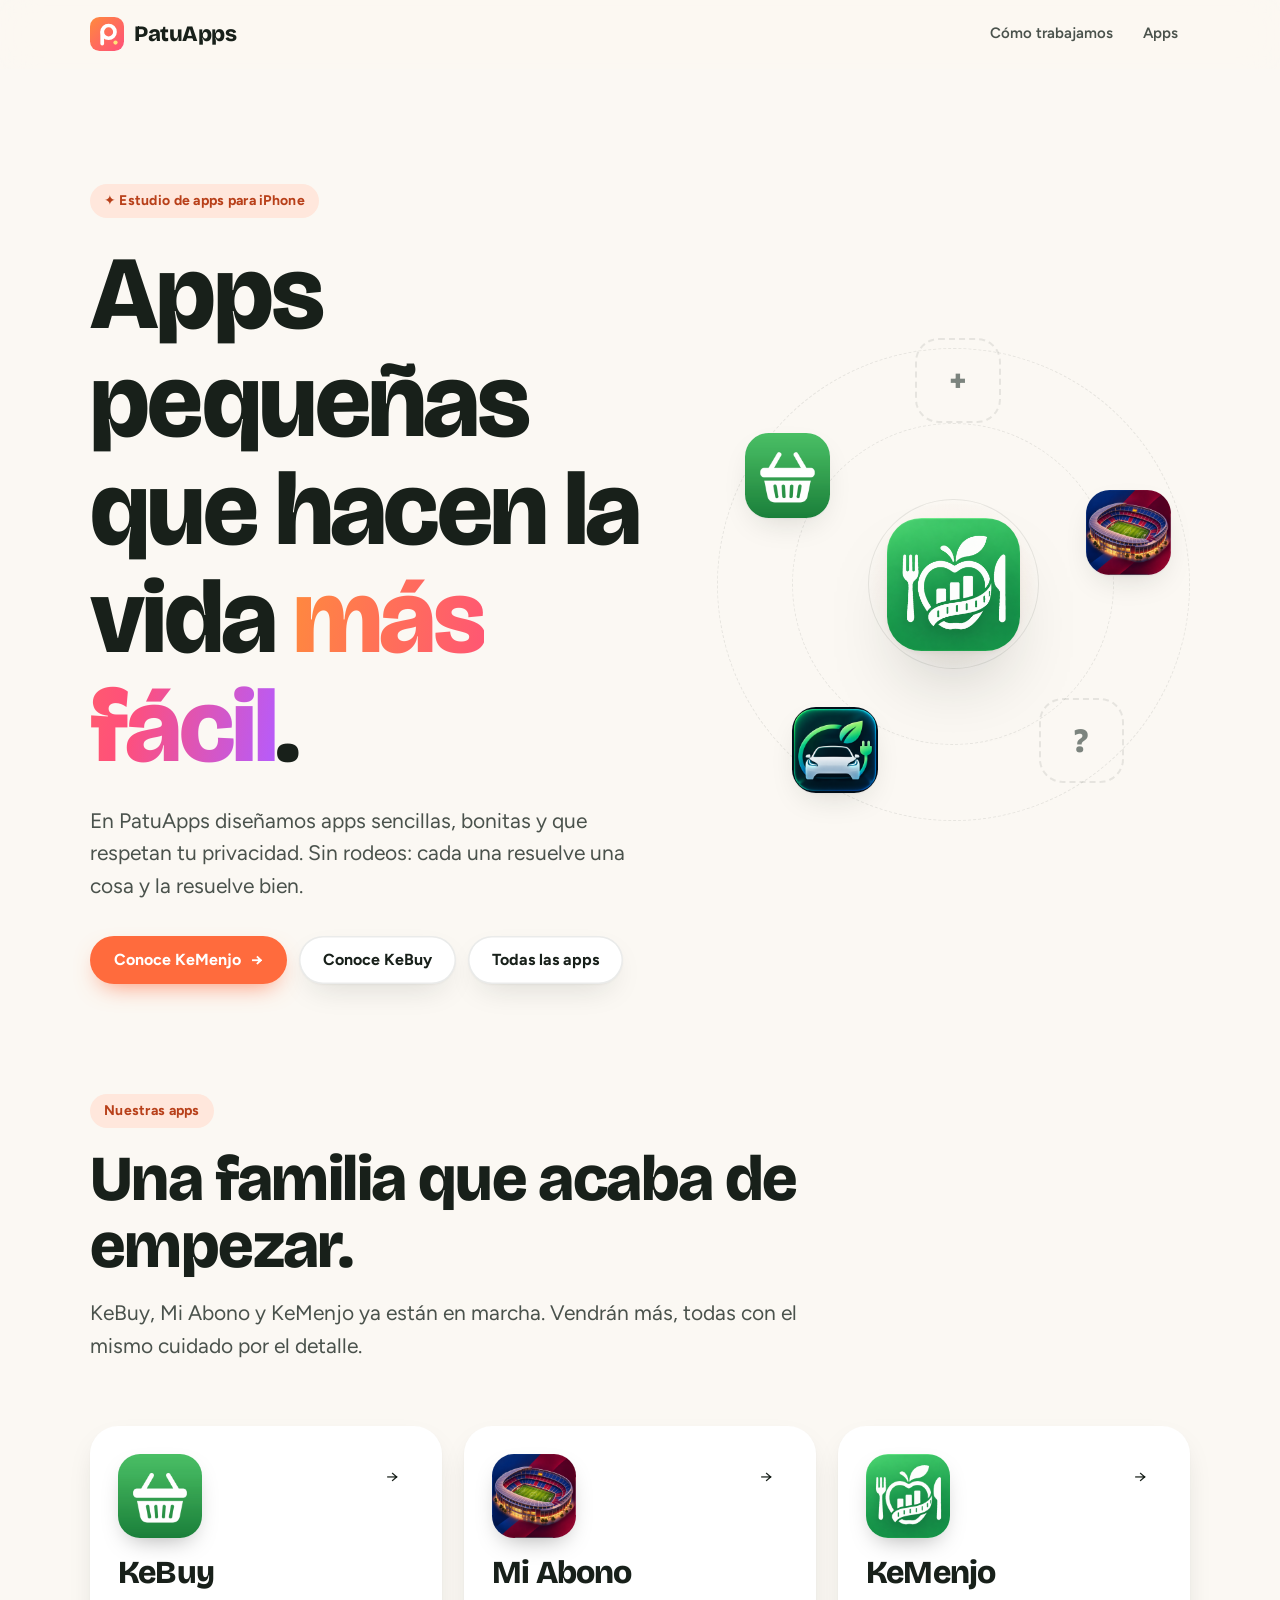
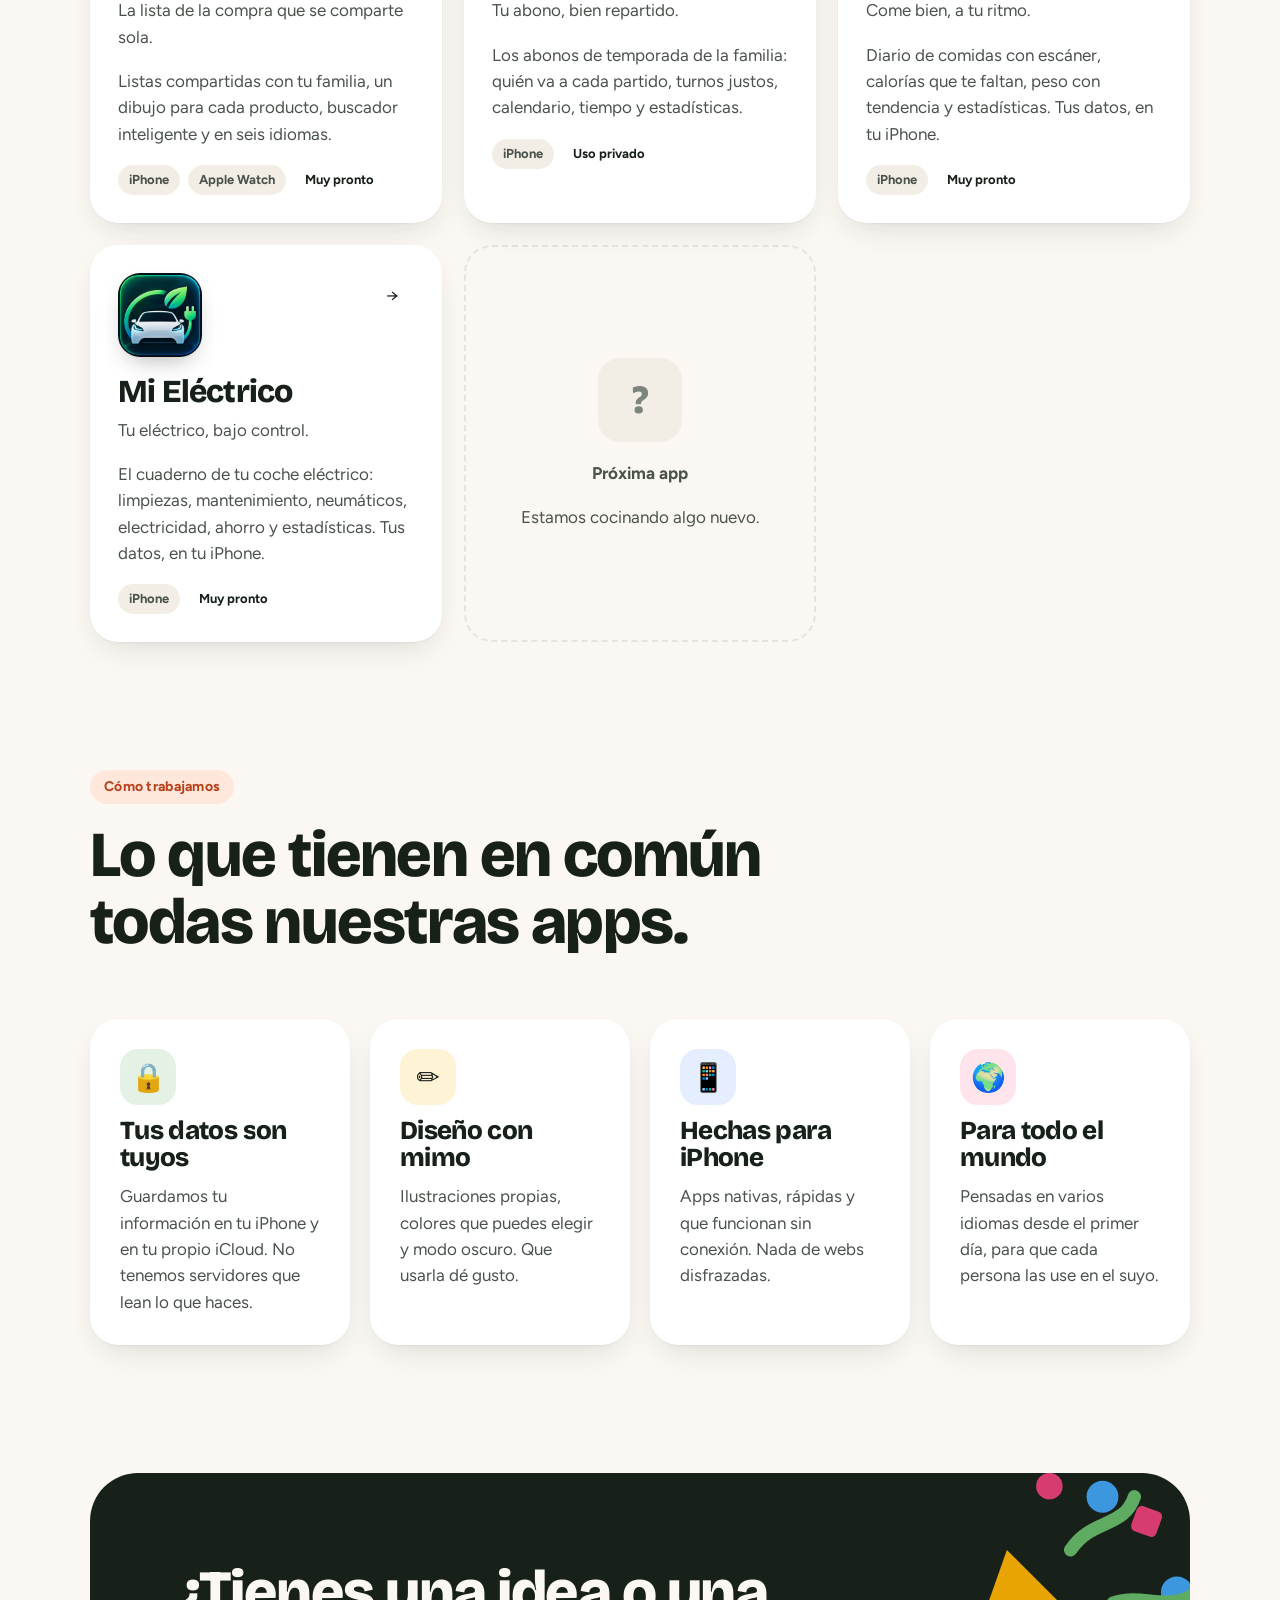
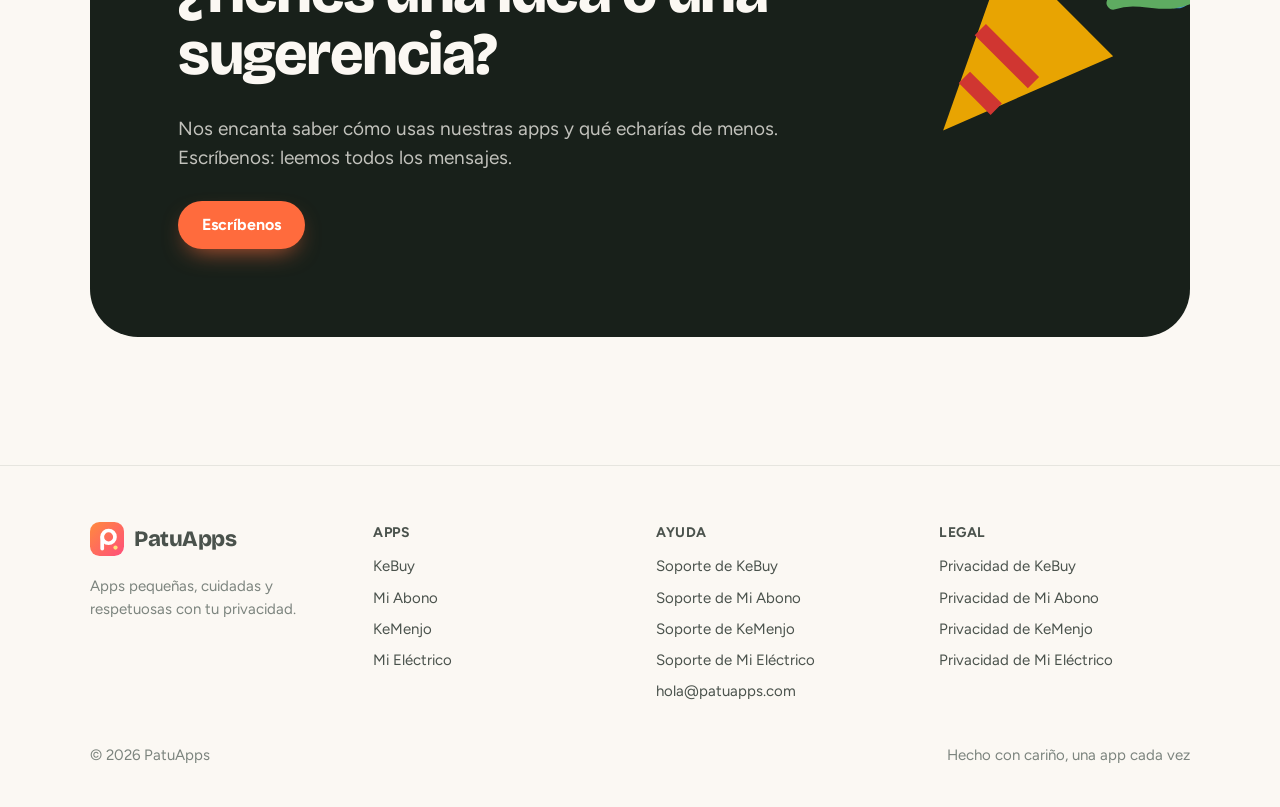
<file: index.html>
<!doctype html>
<html lang="es" data-root="">
<head>
  <meta charset="utf-8">
  <meta name="viewport" content="width=device-width, initial-scale=1">
  <title>PatuApps · Apps pequeñas que hacen la vida más fácil</title>
  <meta name="description" content="PatuApps crea apps para iPhone sencillas, bonitas y respetuosas con tu privacidad. Conoce KeBuy, la lista de la compra que se comparte sola, y KeMenjo, el diario de comidas que te dice cuánto te falta.">
  <meta property="og:title" content="PatuApps">
  <meta property="og:description" content="Apps pequeñas que hacen la vida más fácil.">
  <meta property="og:image" content="kemenjo/img/kemenjo-icon.png">
  <meta name="theme-color" content="#fbf8f3">
  <link rel="icon" href="assets/img/patuapps-mark.svg" type="image/svg+xml">
  <link rel="preconnect" href="https://fonts.googleapis.com">
  <link rel="preconnect" href="https://fonts.gstatic.com" crossorigin>
  <link href="https://fonts.googleapis.com/css2?family=Bricolage+Grotesque:opsz,wght@12..96,600;12..96,800&family=Figtree:wght@400;500;600;700&display=swap" rel="stylesheet">
  <link rel="stylesheet" href="assets/css/site.css">
  <style>
    .hero { position: relative; padding: clamp(56px, 9vw, 120px) 0 clamp(64px, 9vw, 110px); overflow: hidden; }
    .hero .wrap { display: grid; gap: 48px; align-items: center; }
    @media (min-width: 960px) { .hero .wrap { grid-template-columns: 1.1fr .9fr; } }
    .hero h1 { font-size: clamp(48px, 8.4vw, 104px); margin: 22px 0 24px; }
    .hero h1 em { font-style: normal; background: linear-gradient(100deg, #ff8a3d, #ff4f7b 60%, #b45cff); -webkit-background-clip: text; background-clip: text; color: transparent; }
    .hero .ctas { display: flex; flex-wrap: wrap; gap: 12px; margin-top: 34px; }

    .orbit { position: relative; aspect-ratio: 1; max-width: 520px; width: 100%; margin: 0 auto; }
    .orbit .ring { position: absolute; inset: 0; border-radius: 50%; border: 1.5px dashed var(--line); }
    .orbit .ring.r2 { inset: 16%; }
    .orbit .ring.r3 { inset: 32%; border-style: solid; background: radial-gradient(circle, var(--accent-soft), transparent 70%); }
    .orbit .center { position: absolute; inset: 36%; display: grid; place-items: center; }
    .orbit .center img { width: 100%; border-radius: 26%; box-shadow: var(--shadow-lg); animation: float 6s ease-in-out infinite; }
    .orbit .sat { position: absolute; width: 18%; aspect-ratio: 1; display: grid; place-items: center; border-radius: 28%; background: var(--surface); box-shadow: var(--shadow); animation: float 7s ease-in-out infinite; }
    .orbit .sat img { width: 64%; }
    .orbit .sat.q { font: 800 clamp(22px, 3vw, 34px) var(--font-display); color: var(--ink-3); border: 2px dashed var(--line); background: transparent; box-shadow: none; }

    .values { display: grid; gap: 20px; grid-template-columns: repeat(auto-fit, minmax(min(100%, 260px), 1fr)); }
    .value { background: var(--surface); border-radius: var(--radius); padding: 30px; box-shadow: var(--shadow); display: grid; gap: 12px; align-content: start; }
    .value .ic { width: 56px; height: 56px; border-radius: 18px; display: grid; place-items: center; font-size: 28px; }
    .value h3 { font-size: 26px; }
    .value p { color: var(--ink-2); }

    .band { background: var(--ink); color: var(--bg); border-radius: clamp(28px, 4vw, 48px); padding: clamp(40px, 7vw, 88px); display: grid; gap: 28px; position: relative; overflow: hidden; }
    .band h2 { font-size: clamp(34px, 5vw, 60px); max-width: 14em; }
    .band p { color: color-mix(in srgb, var(--bg) 75%, transparent); max-width: 34em; font-size: 19px; }
    .band .confetti { position: absolute; right: -40px; top: -40px; width: 340px; opacity: .9; pointer-events: none; }
  </style>
</head>
<body>
  <header data-site-header data-links='<a href="#valores" class="nav-hide">Cómo trabajamos</a>'></header>

  <main>
    <section class="hero">
      <div class="wrap">
        <div>
          <span class="eyebrow reveal">✦ Estudio de apps para iPhone</span>
          <h1 class="reveal d1">Apps pequeñas que hacen la vida <em>más fácil</em>.</h1>
          <p class="lead reveal d2">En PatuApps diseñamos apps sencillas, bonitas y que respetan tu privacidad. Sin rodeos: cada una resuelve una cosa y la resuelve bien.</p>
          <div class="ctas reveal d3">
            <a class="btn" href="kemenjo/">Conoce KeMenjo <span aria-hidden="true">→</span></a>
            <a class="btn ghost" href="kebuy/">Conoce KeBuy</a>
            <a class="btn ghost" href="#apps">Todas las apps</a>
          </div>
        </div>
        <div class="orbit reveal d2" aria-hidden="true">
          <div class="ring"></div><div class="ring r2"></div><div class="ring r3"></div>
          <div class="center"><img src="kemenjo/img/kemenjo-icon.png" alt=""></div>
          <div class="sat" style="left:6%;top:18%;--r:-8deg"><img src="kebuy/img/kebuy-icon.png" alt="" style="width:100%;border-radius:28%"></div>
          <div class="sat" style="right:4%;top:30%;animation-delay:-2s;--r:6deg"><img src="miabono/img/miabono-icon.png" alt="" style="width:100%;border-radius:28%"></div>
          <div class="sat" style="left:16%;bottom:6%;animation-delay:-4s;--r:4deg"><img src="mielectrico/img/mielectrico-icon.png" alt="" style="width:100%;border-radius:28%"></div>
          <div class="sat q" style="right:14%;bottom:8%;animation-delay:-1s">?</div>
          <div class="sat q" style="left:42%;top:-2%;animation-delay:-3s">+</div>
        </div>
      </div>
    </section>

    <section class="section" id="apps" style="padding-top:0">
      <div class="wrap">
        <div class="section-head">
          <span class="eyebrow reveal">Nuestras apps</span>
          <h2 class="reveal d1">Una familia que acaba de empezar.</h2>
          <p class="lead reveal d2">KeBuy, Mi Abono y KeMenjo ya están en marcha. Vendrán más, todas con el mismo cuidado por el detalle.</p>
        </div>
        <div class="app-grid" data-app-grid></div>
      </div>
    </section>

    <section class="section" id="valores" style="padding-top:0">
      <div class="wrap">
        <div class="section-head">
          <span class="eyebrow reveal">Cómo trabajamos</span>
          <h2 class="reveal d1">Lo que tienen en común todas nuestras apps.</h2>
        </div>
        <div class="values">
          <div class="value reveal"><div class="ic" style="background:#E3F2E5">🔒</div><h3>Tus datos son tuyos</h3><p>Guardamos tu información en tu iPhone y en tu propio iCloud. No tenemos servidores que lean lo que haces.</p></div>
          <div class="value reveal d1"><div class="ic" style="background:#FFF3D6">✏️</div><h3>Diseño con mimo</h3><p>Ilustraciones propias, colores que puedes elegir y modo oscuro. Que usarla dé gusto.</p></div>
          <div class="value reveal d2"><div class="ic" style="background:#E4EEFF">📱</div><h3>Hechas para iPhone</h3><p>Apps nativas, rápidas y que funcionan sin conexión. Nada de webs disfrazadas.</p></div>
          <div class="value reveal d3"><div class="ic" style="background:#FFE4EC">🌍</div><h3>Para todo el mundo</h3><p>Pensadas en varios idiomas desde el primer día, para que cada persona las use en el suyo.</p></div>
        </div>
      </div>
    </section>

    <section class="section" style="padding-top:0">
      <div class="wrap">
        <div class="band reveal">
          <img class="confetti" src="kebuy/img/ill/party.svg" alt="" aria-hidden="true">
          <h2>¿Tienes una idea o una sugerencia?</h2>
          <p>Nos encanta saber cómo usas nuestras apps y qué echarías de menos. Escríbenos: leemos todos los mensajes.</p>
          <div><a class="btn" data-mail href="#">Escríbenos</a></div>
        </div>
      </div>
    </section>
  </main>

  <footer data-site-footer></footer>

  <script src="assets/js/apps.js"></script>
  <script src="assets/js/site.js"></script>
  <script>document.querySelectorAll("[data-mail]").forEach(a => a.href = "mailto:" + PATU.contactEmail);</script>
</body>
</html>
</file>
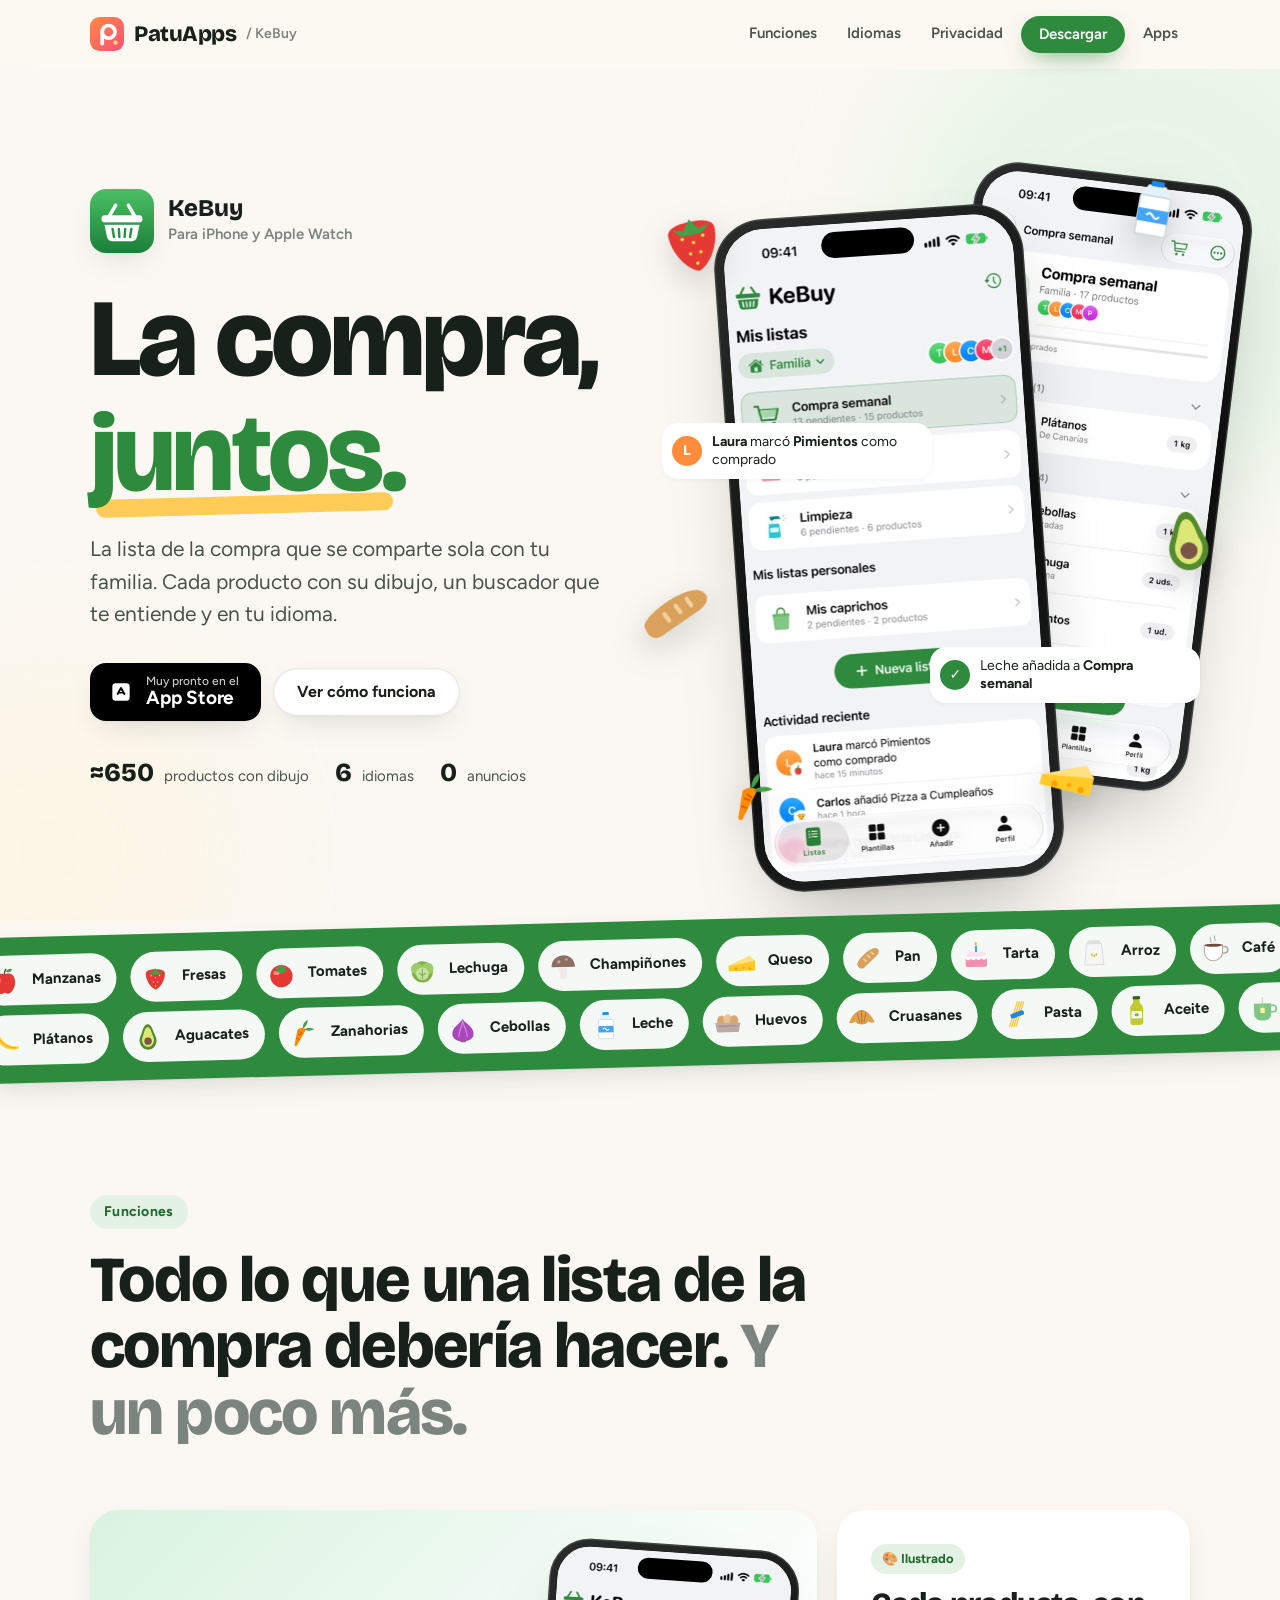
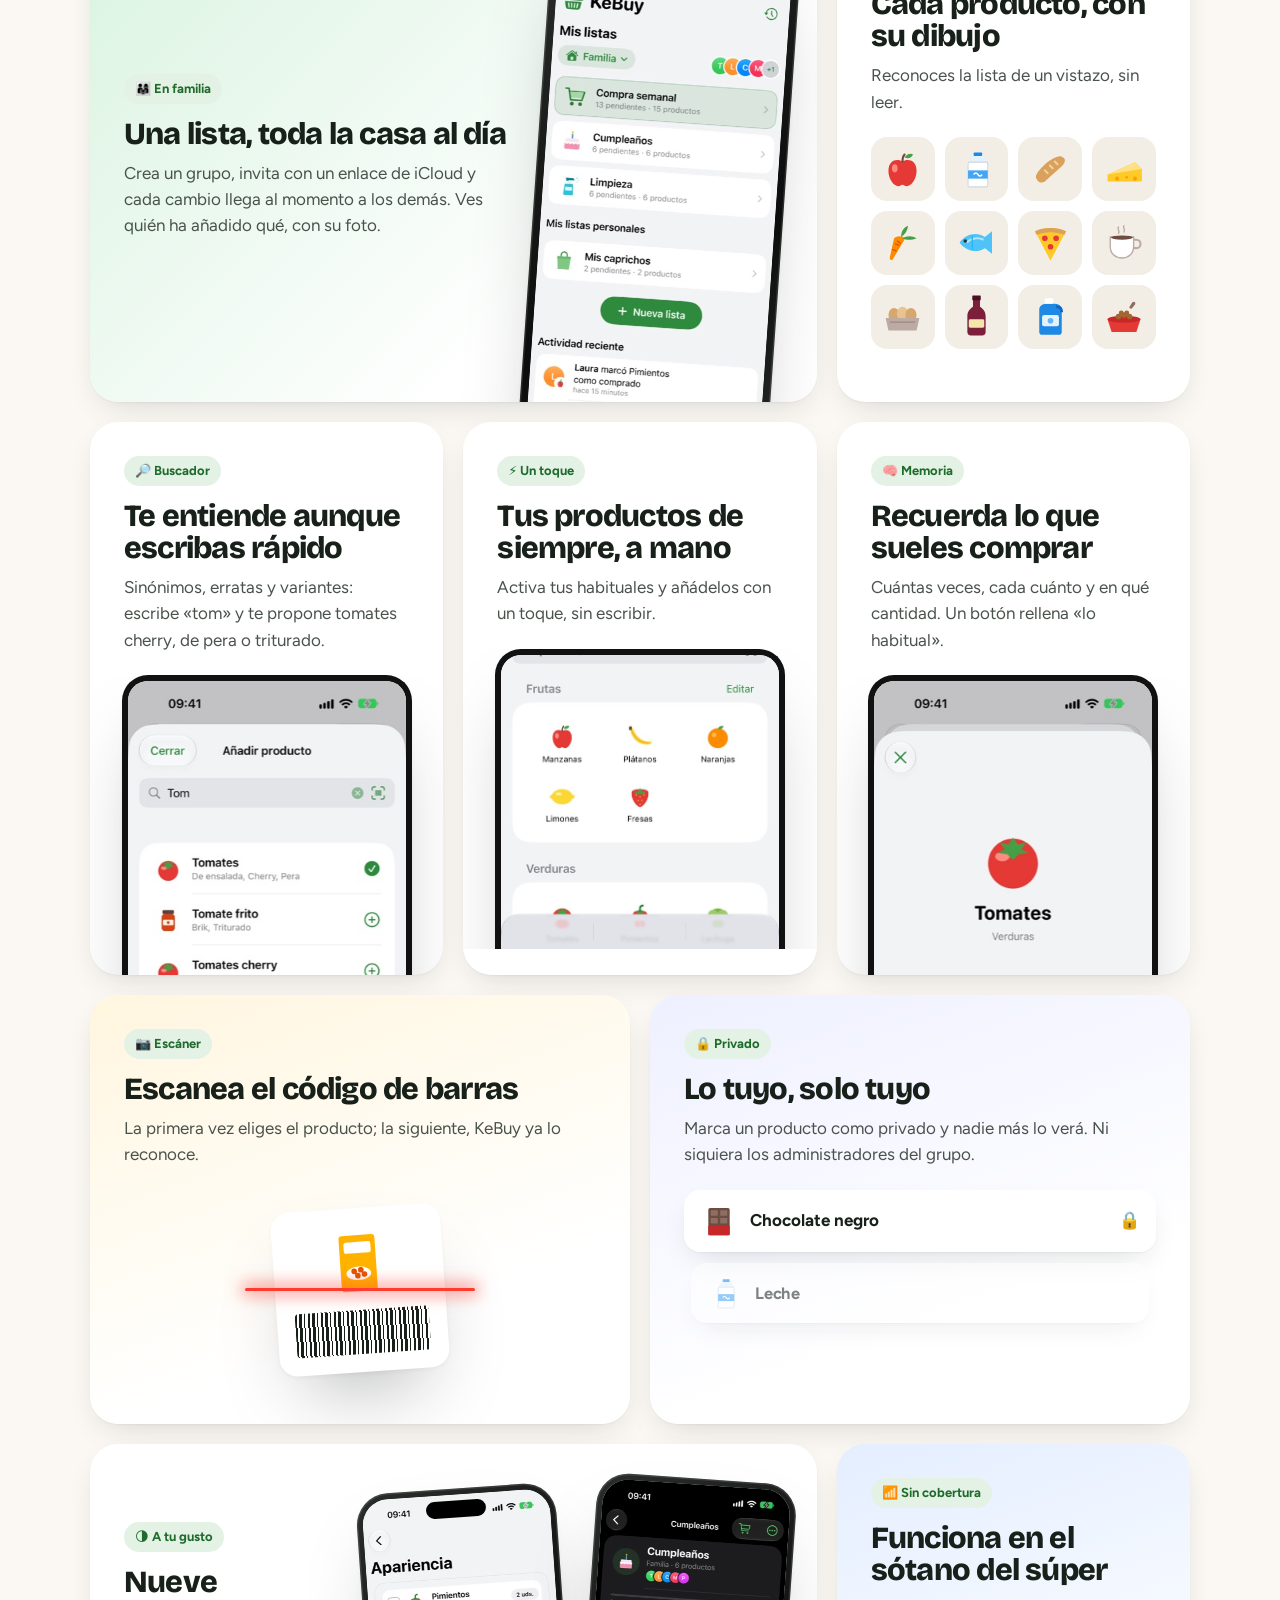
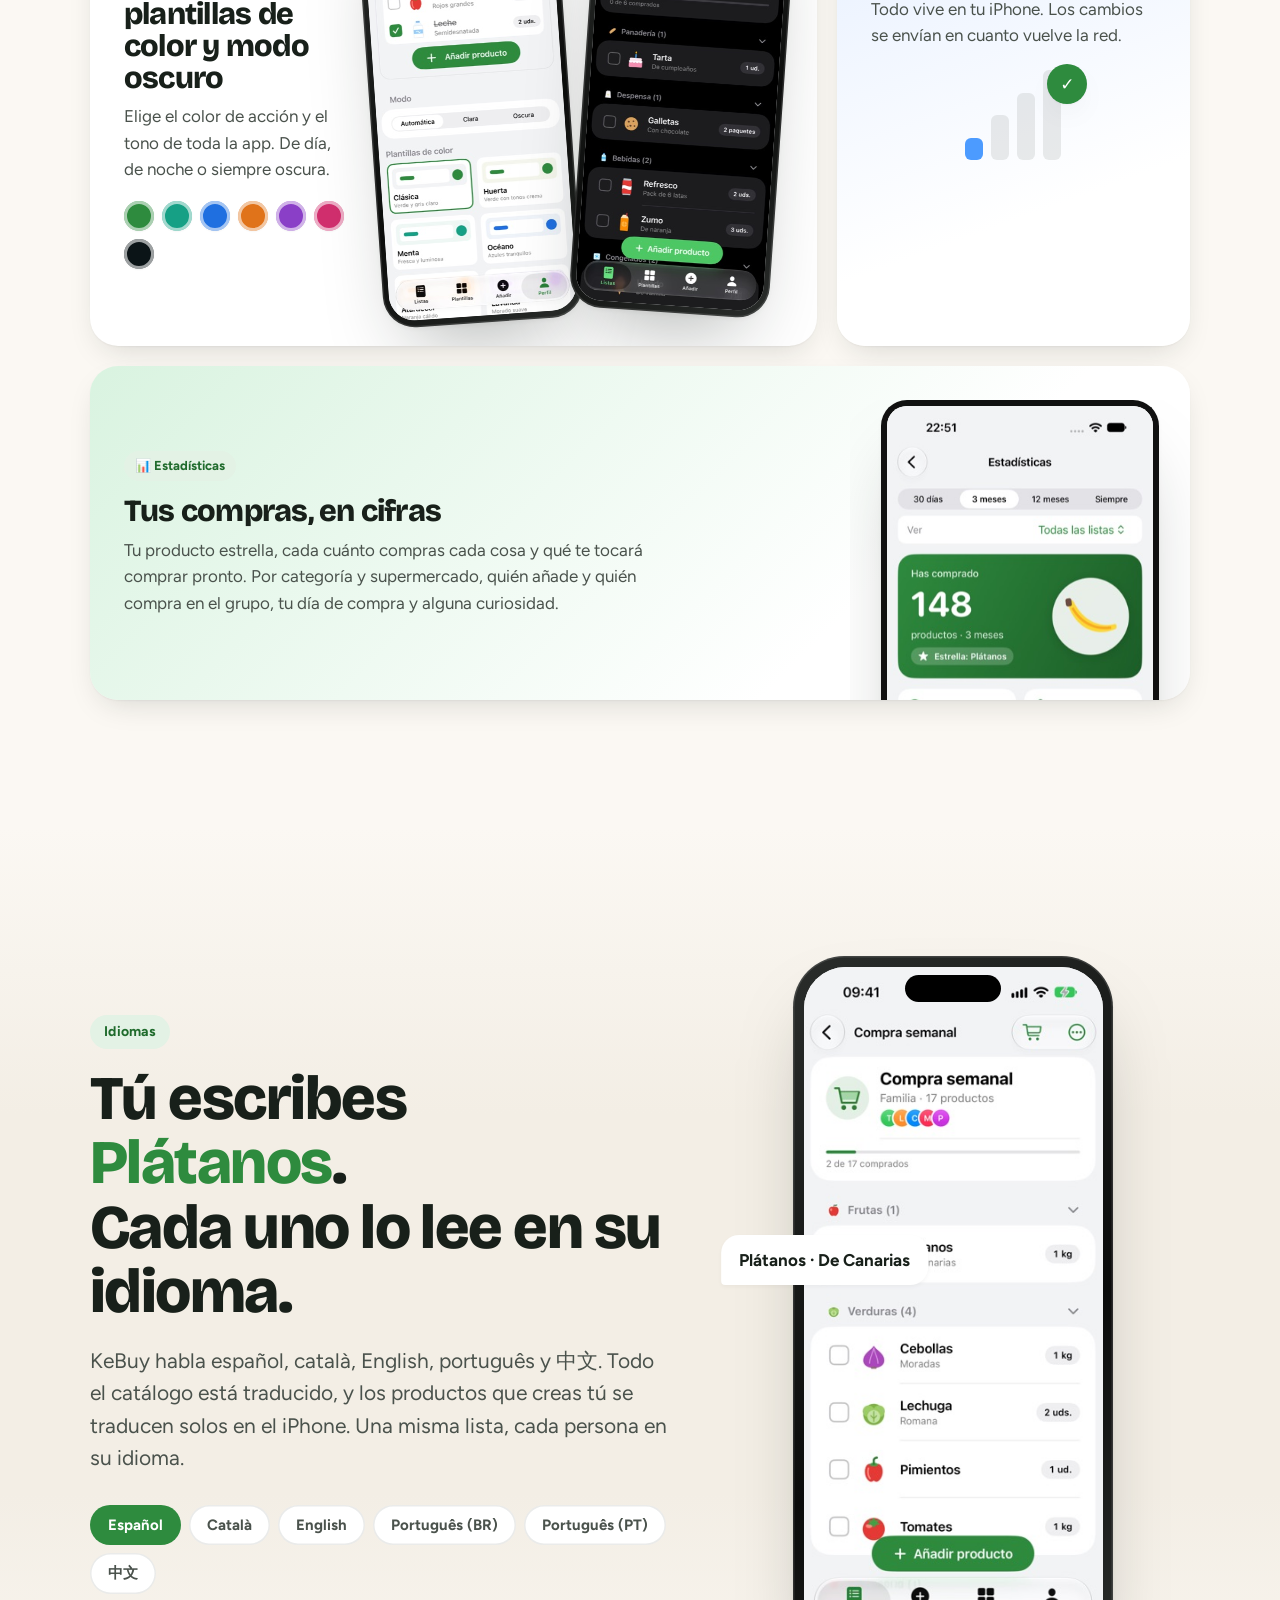
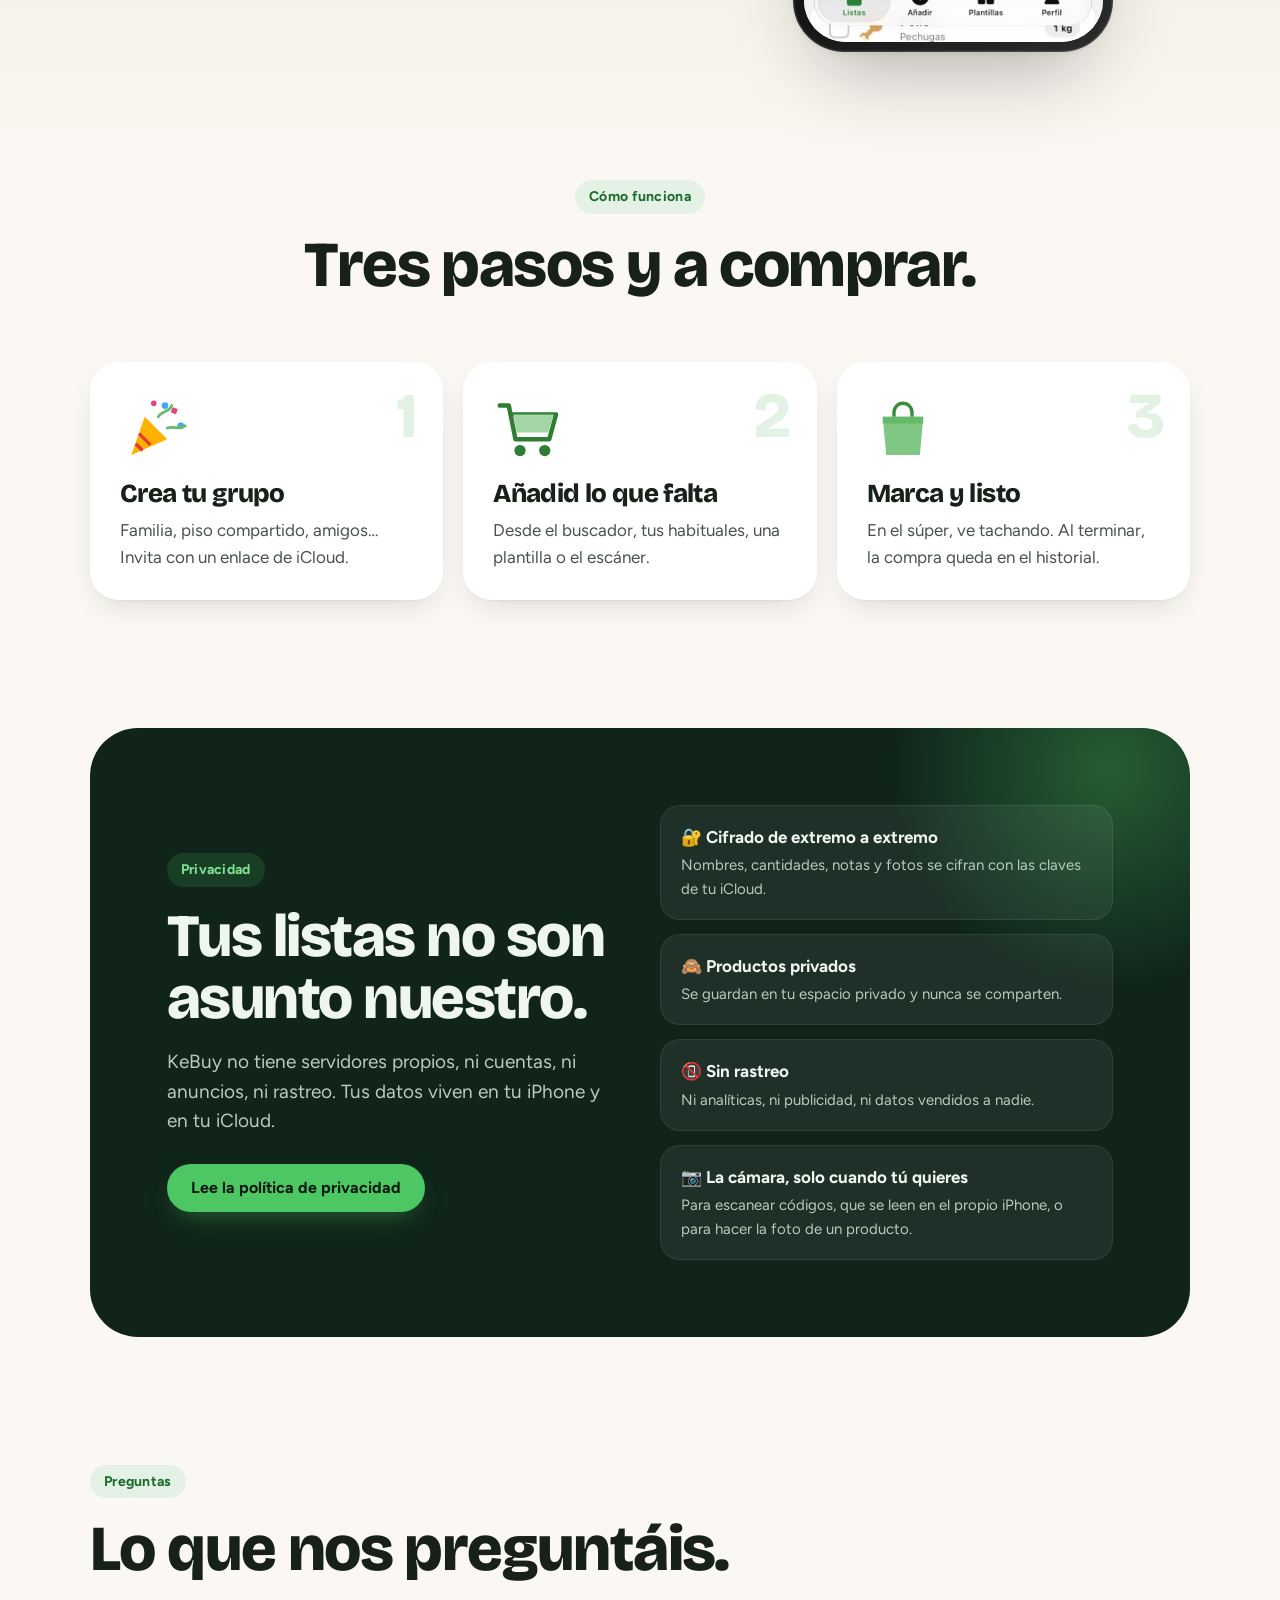
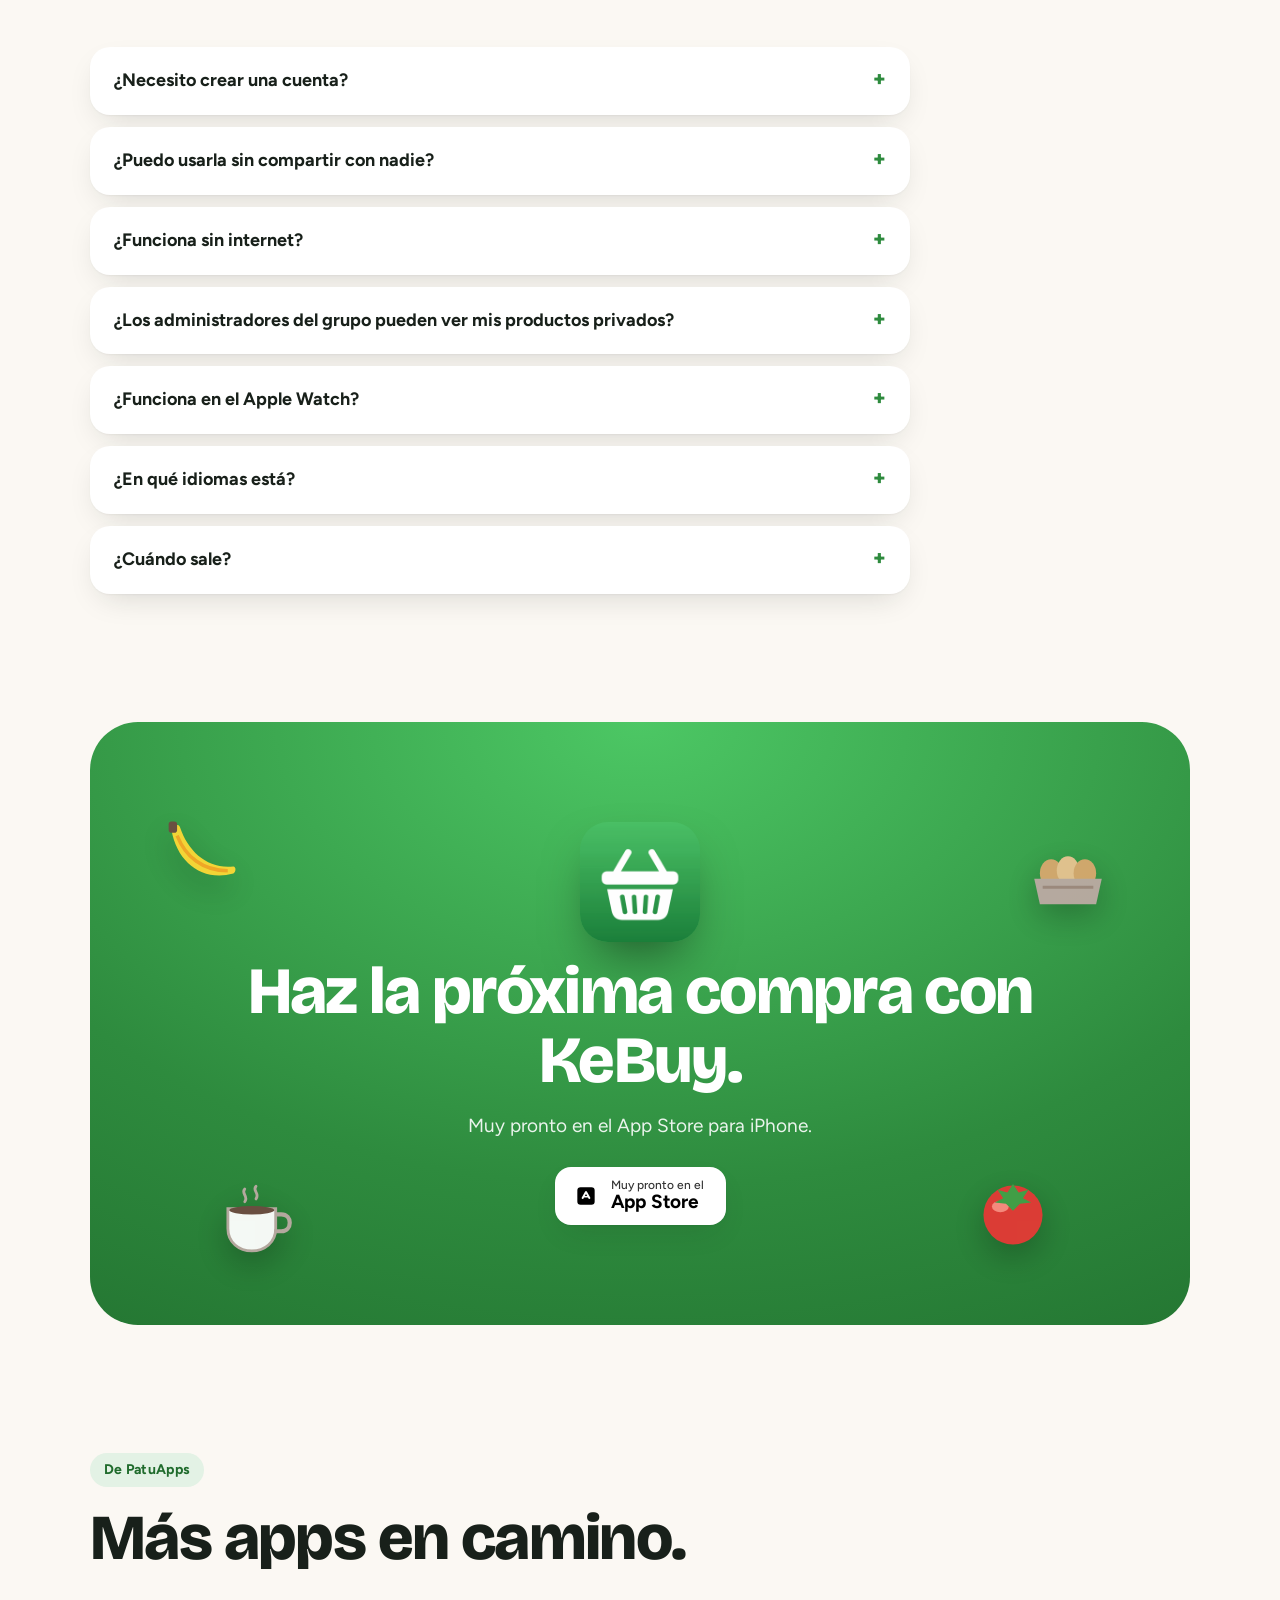
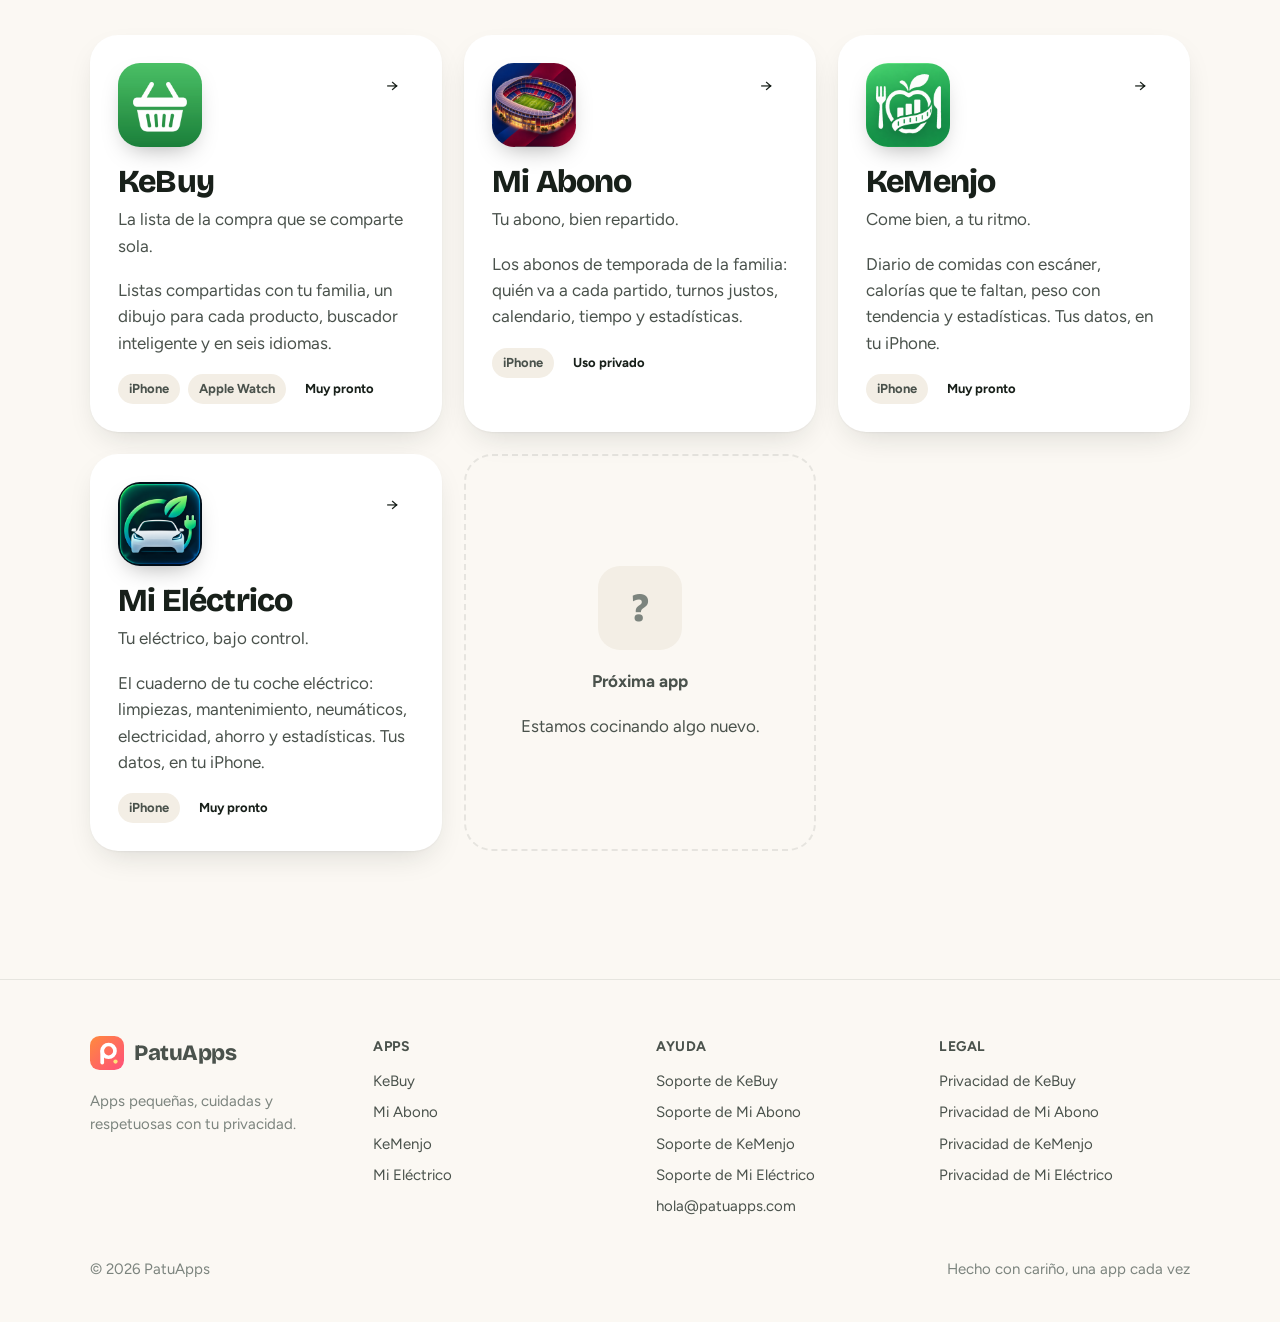
<file: kebuy/index.html>
<!doctype html>
<html lang="es" data-root="../" data-app="kebuy">
<head>
  <meta charset="utf-8">
  <meta name="viewport" content="width=device-width, initial-scale=1">
  <title>KeBuy · La lista de la compra que se comparte sola</title>
  <meta name="description" content="KeBuy es la lista de la compra para iPhone que compartes con tu familia: un dibujo para cada producto, buscador inteligente, escáner de códigos, productos privados y en seis idiomas.">
  <meta property="og:title" content="KeBuy · La compra, juntos">
  <meta property="og:description" content="La lista de la compra que se comparte sola con los tuyos.">
  <meta property="og:image" content="img/kebuy-icon.png">
  <meta name="theme-color" content="#2E8B3E">
  <link rel="icon" href="img/kebuy-icon.png">
  <link rel="apple-touch-icon" href="img/kebuy-icon.png">
  <link rel="preconnect" href="https://fonts.googleapis.com">
  <link rel="preconnect" href="https://fonts.gstatic.com" crossorigin>
  <link href="https://fonts.googleapis.com/css2?family=Bricolage+Grotesque:opsz,wght@12..96,600;12..96,800&family=Figtree:wght@400;500;600;700&display=swap" rel="stylesheet">
  <link rel="stylesheet" href="../assets/css/site.css">
  <link rel="stylesheet" href="kebuy.css">
</head>
<body>
  <header data-site-header data-links='<a class="nav-hide" href="#funciones">Funciones</a><a class="nav-hide" href="#idiomas">Idiomas</a><a class="nav-hide" href="#privacidad">Privacidad</a><a class="btn small" href="#descargar">Descargar</a>'></header>

  <main>
    <!-- ============ HERO ============ -->
    <section class="kb-hero">
      <div class="blob b1" aria-hidden="true"></div>
      <div class="blob b2" aria-hidden="true"></div>
      <div class="wrap">
        <div class="kb-hero-copy">
          <div class="app-id reveal">
            <img src="img/kebuy-icon.png" alt="" width="64" height="64">
            <div><strong>KeBuy</strong><span>Para iPhone y Apple Watch</span></div>
          </div>
          <h1 class="reveal d1">La compra,<br><span class="hl">juntos.</span></h1>
          <p class="lead reveal d2">La lista de la compra que se comparte sola con tu familia. Cada producto con su dibujo, un buscador que te entiende y en tu idioma.</p>
          <div class="ctas reveal d3">
            <a class="store-badge" href="#descargar">
              <svg viewBox="0 0 24 24" fill="currentColor" aria-hidden="true"><path d="M7 4h10a3 3 0 0 1 3 3v10a3 3 0 0 1-3 3H7a3 3 0 0 1-3-3V7a3 3 0 0 1 3-3Zm5 3.5a.9.9 0 0 0-.8.45L8.1 13.4a.9.9 0 0 0 1.56.9l.53-.92h3.62l.53.92a.9.9 0 1 0 1.56-.9l-3.1-5.45a.9.9 0 0 0-.8-.45Zm0 2.7 1.08 1.88h-2.16L12 10.2Z"/></svg>
              <span><small>Muy pronto en el</small><strong>App Store</strong></span>
            </a>
            <a class="btn ghost" href="#funciones">Ver cómo funciona</a>
          </div>
          <ul class="mini-proof reveal d3">
            <li><b>≈650</b> productos con dibujo</li>
            <li><b>6</b> idiomas</li>
            <li><b>0</b> anuncios</li>
          </ul>
        </div>

        <div class="kb-hero-art" aria-hidden="true">
          <div class="phone p-back reveal d1" style="--w: clamp(200px, 24vw, 280px)"><img src="img/screens/list.jpg" alt=""></div>
          <div class="phone p-front reveal d2" style="--w: clamp(220px, 27vw, 310px)"><img src="img/screens/home.jpg" alt=""></div>
          <img class="flt" style="--x:-4%;--y:6%;--s:84px;--r:-12deg" src="img/ill/strawberry.svg" alt="">
          <img class="flt" style="--x:86%;--y:2%;--s:70px;--r:10deg;animation-delay:-2s" src="img/ill/milk.svg" alt="">
          <img class="flt" style="--x:92%;--y:52%;--s:78px;--r:-6deg;animation-delay:-4s" src="img/ill/avocado.svg" alt="">
          <img class="flt" style="--x:-8%;--y:62%;--s:90px;--r:8deg;animation-delay:-1s" src="img/ill/bread.svg" alt="">
          <img class="flt" style="--x:70%;--y:88%;--s:66px;--r:14deg;animation-delay:-3s" src="img/ill/cheese.svg" alt="">
          <img class="flt" style="--x:10%;--y:92%;--s:60px;--r:-4deg;animation-delay:-5s" src="img/ill/carrot.svg" alt="">
          <div class="toast t1"><span class="av" style="background:#ff8c3a">L</span><span><b>Laura</b> marcó <b>Pimientos</b> como comprado</span></div>
          <div class="toast t2"><span class="ok">✓</span><span>Leche añadida a <b>Compra semanal</b></span></div>
        </div>
      </div>
    </section>

    <!-- ============ CINTA DE PRODUCTOS ============ -->
    <section class="ribbon" aria-label="Algunas ilustraciones de productos">
      <div class="track" data-ribbon="0"></div>
      <div class="track rev" data-ribbon="1"></div>
    </section>

    <!-- ============ FUNCIONES ============ -->
    <section class="section" id="funciones">
      <div class="wrap">
        <div class="section-head">
          <span class="eyebrow reveal">Funciones</span>
          <h2 class="reveal d1">Todo lo que una lista de la compra debería hacer. <span class="muted">Y un poco más.</span></h2>
        </div>

        <div class="bento">
          <article class="tile t-share reveal">
            <div class="copy">
              <span class="tag">👨‍👩‍👧 En familia</span>
              <h3>Una lista, toda la casa al día</h3>
              <p>Crea un grupo, invita con un enlace de iCloud y cada cambio llega al momento a los demás. Ves quién ha añadido qué, con su foto.</p>
            </div>
            <div class="shot"><div class="phone" style="--w: 250px"><img src="img/screens/home.jpg" alt="Pantalla de listas de KeBuy con el grupo Familia y la actividad reciente" loading="lazy"></div></div>
          </article>

          <article class="tile t-ill reveal d1">
            <div class="copy">
              <span class="tag">🎨 Ilustrado</span>
              <h3>Cada producto, con su dibujo</h3>
              <p>Reconoces la lista de un vistazo, sin leer.</p>
            </div>
            <div class="ill-grid" data-ill-grid></div>
          </article>

          <article class="tile t-search reveal">
            <div class="copy">
              <span class="tag">🔎 Buscador</span>
              <h3>Te entiende aunque escribas rápido</h3>
              <p>Sinónimos, erratas y variantes: escribe «tom» y te propone tomates cherry, de pera o triturado.</p>
            </div>
            <div class="shot crop"><img src="img/screens/search.jpg" alt="Buscador de productos mostrando variantes de tomate" loading="lazy"></div>
          </article>

          <article class="tile t-mine reveal d1">
            <div class="copy">
              <span class="tag">⚡ Un toque</span>
              <h3>Tus productos de siempre, a mano</h3>
              <p>Activa tus habituales y añádelos con un toque, sin escribir.</p>
            </div>
            <div class="shot crop"><img src="img/screens/myproducts.jpg" alt="Cuadrícula de productos habituales con frutas" loading="lazy"></div>
          </article>

          <article class="tile t-usual reveal d2">
            <div class="copy">
              <span class="tag">🧠 Memoria</span>
              <h3>Recuerda lo que sueles comprar</h3>
              <p>Cuántas veces, cada cuánto y en qué cantidad. Un botón rellena «lo habitual».</p>
            </div>
            <div class="shot crop"><img src="img/screens/product.jpg" alt="Ficha de producto de tomates con variantes y cantidad" loading="lazy"></div>
          </article>

          <article class="tile t-scan reveal">
            <div class="copy">
              <span class="tag">📷 Escáner</span>
              <h3>Escanea el código de barras</h3>
              <p>La primera vez eliges el producto; la siguiente, KeBuy ya lo reconoce.</p>
            </div>
            <div class="scanner" aria-hidden="true">
              <div class="pack"><img src="img/ill/cereal.svg" alt=""><div class="barcode"></div></div>
              <div class="laser"></div>
            </div>
          </article>

          <article class="tile t-private reveal d1">
            <div class="copy">
              <span class="tag">🔒 Privado</span>
              <h3>Lo tuyo, solo tuyo</h3>
              <p>Marca un producto como privado y nadie más lo verá. Ni siquiera los administradores del grupo.</p>
            </div>
            <div class="lockrow" aria-hidden="true">
              <div class="item"><img src="img/ill/chocolate.svg" alt=""><span>Chocolate negro</span><i>🔒</i></div>
              <div class="item ghosted"><img src="img/ill/milk.svg" alt=""><span>Leche</span></div>
            </div>
          </article>

          <article class="tile t-theme reveal">
            <div class="copy">
              <span class="tag">🌗 A tu gusto</span>
              <h3>Nueve plantillas de color y modo oscuro</h3>
              <p>Elige el color de acción y el tono de toda la app. De día, de noche o siempre oscura.</p>
              <div class="swatches" aria-hidden="true">
                <i style="background:#2E8B3E"></i><i style="background:#16A085"></i><i style="background:#1F6FE0"></i><i style="background:#E0731A"></i><i style="background:#8A3FC7"></i><i style="background:#D12F6E"></i><i style="background:#0B1417"></i>
              </div>
            </div>
            <div class="duo">
              <div class="phone" style="--w: 200px"><img src="img/screens/themes.jpg" alt="Pantalla de apariencia con plantillas de color" loading="lazy"></div>
              <div class="phone" style="--w: 200px"><img src="img/screens/dark.jpg" alt="Lista de cumpleaños en modo oscuro" loading="lazy"></div>
            </div>
          </article>

          <article class="tile t-offline reveal d1">
            <div class="copy">
              <span class="tag">📶 Sin cobertura</span>
              <h3>Funciona en el sótano del súper</h3>
              <p>Todo vive en tu iPhone. Los cambios se envían en cuanto vuelve la red.</p>
            </div>
            <div class="signal" aria-hidden="true"><i></i><i></i><i></i><i></i><b>✓</b></div>
          </article>

          <article class="tile t-stats reveal">
            <div class="copy">
              <span class="tag">📊 Estadísticas</span>
              <h3>Tus compras, en cifras</h3>
              <p>Tu producto estrella, cada cuánto compras cada cosa y qué te tocará comprar pronto. Por categoría y supermercado, quién añade y quién compra en el grupo, tu día de compra y alguna curiosidad.</p>
            </div>
            <div class="shot crop"><img src="img/screens/stats.jpg" alt="Pantalla de estadísticas con el total comprado, el producto estrella y varias cifras" loading="lazy"></div>
          </article>
        </div>
      </div>
    </section>

    <!-- ============ IDIOMAS ============ -->
    <section class="section langs" id="idiomas">
      <div class="wrap">
        <div class="langs-grid">
          <div>
            <span class="eyebrow reveal">Idiomas</span>
            <h2 class="reveal d1">Tú escribes <span style="white-space:nowrap"><span class="swap" data-swap>Plátanos</span>.</span><br>Cada uno lo lee en su idioma.</h2>
            <p class="lead reveal d2">KeBuy habla español, català, English, português y 中文. Todo el catálogo está traducido, y los productos que creas tú se traducen solos en el iPhone. Una misma lista, cada persona en su idioma.</p>
            <div class="lang-tabs reveal d3" role="tablist" aria-label="Idioma de la captura">
              <button class="chip on" role="tab" aria-selected="true" data-lang="es">Español</button>
              <button class="chip" role="tab" aria-selected="false" data-lang="ca">Català</button>
              <button class="chip" role="tab" aria-selected="false" data-lang="en">English</button>
              <button class="chip" role="tab" aria-selected="false" data-lang="ptbr">Português (BR)</button>
              <button class="chip" role="tab" aria-selected="false" data-lang="ptpt">Português (PT)</button>
              <button class="chip" role="tab" aria-selected="false" data-lang="zh">中文</button>
            </div>
          </div>
          <div class="lang-phone reveal d1">
            <div class="phone" style="--w: clamp(240px, 28vw, 320px)">
              <img data-lang-img src="img/screens/list.jpg" alt="La lista Compra semanal en español">
            </div>
            <div class="bubble" data-bubble>Plátanos · De Canarias</div>
          </div>
        </div>
      </div>
    </section>

    <!-- ============ CÓMO FUNCIONA ============ -->
    <section class="section" style="padding-top:0">
      <div class="wrap">
        <div class="section-head center">
          <span class="eyebrow reveal">Cómo funciona</span>
          <h2 class="reveal d1">Tres pasos y a comprar.</h2>
        </div>
        <ol class="steps">
          <li class="reveal"><span class="n">1</span><img src="img/ill/party.svg" alt=""><h3>Crea tu grupo</h3><p>Familia, piso compartido, amigos… Invita con un enlace de iCloud.</p></li>
          <li class="reveal d1"><span class="n">2</span><img src="img/ill/cart.svg" alt=""><h3>Añadid lo que falta</h3><p>Desde el buscador, tus habituales, una plantilla o el escáner.</p></li>
          <li class="reveal d2"><span class="n">3</span><img src="img/ill/bag.svg" alt=""><h3>Marca y listo</h3><p>En el súper, ve tachando. Al terminar, la compra queda en el historial.</p></li>
        </ol>
      </div>
    </section>

    <!-- ============ PRIVACIDAD ============ -->
    <section class="section" id="privacidad" style="padding-top:0">
      <div class="wrap">
        <div class="priv reveal">
          <div>
            <span class="eyebrow on-dark">Privacidad</span>
            <h2>Tus listas no son asunto nuestro.</h2>
            <p>KeBuy no tiene servidores propios, ni cuentas, ni anuncios, ni rastreo. Tus datos viven en tu iPhone y en tu iCloud.</p>
            <a class="btn" href="privacidad.html">Lee la política de privacidad</a>
          </div>
          <ul class="priv-list">
            <li><b>🔐 Cifrado de extremo a extremo</b><span>Nombres, cantidades, notas y fotos se cifran con las claves de tu iCloud.</span></li>
            <li><b>🙈 Productos privados</b><span>Se guardan en tu espacio privado y nunca se comparten.</span></li>
            <li><b>📵 Sin rastreo</b><span>Ni analíticas, ni publicidad, ni datos vendidos a nadie.</span></li>
            <li><b>📷 La cámara, solo cuando tú quieres</b><span>Para escanear códigos, que se leen en el propio iPhone, o para hacer la foto de un producto.</span></li>
          </ul>
        </div>
      </div>
    </section>

    <!-- ============ PREGUNTAS ============ -->
    <section class="section" style="padding-top:0">
      <div class="wrap faq-wrap">
        <div class="section-head">
          <span class="eyebrow reveal">Preguntas</span>
          <h2 class="reveal d1">Lo que nos preguntáis.</h2>
        </div>
        <div class="faq">
          <details class="reveal"><summary>¿Necesito crear una cuenta?</summary><p>No. KeBuy usa tu iCloud para sincronizar y compartir, así que no hay registro ni contraseñas nuevas.</p></details>
          <details class="reveal"><summary>¿Puedo usarla sin compartir con nadie?</summary><p>Claro. Tus listas personales son solo tuyas, y puedes tener grupos o no tenerlos.</p></details>
          <details class="reveal"><summary>¿Funciona sin internet?</summary><p>Sí. Todo funciona en el iPhone y los cambios se envían a iCloud cuando vuelve la conexión, sin perder nada.</p></details>
          <details class="reveal"><summary>¿Los administradores del grupo pueden ver mis productos privados?</summary><p>No. Los productos privados nunca salen de tu espacio privado de iCloud, así que nadie más puede verlos.</p></details>
          <details class="reveal"><summary>¿Funciona en el Apple Watch?</summary><p>Sí. En el reloj ves tus listas y marcas lo que vas comprando sin sacar el iPhone. Se sincroniza con iCloud y, si el iPhone está cerca, los cambios llegan al instante. Necesita watchOS 10 o posterior (Apple Watch Series 4 en adelante).</p></details>
          <details class="reveal"><summary>¿En qué idiomas está?</summary><p>Español, catalán, inglés, portugués de Brasil, portugués de Portugal y chino simplificado. Puedes cambiarlo en Perfil → Idioma.</p></details>
          <details class="reveal"><summary>¿Cuándo sale?</summary><p>Muy pronto en el App Store. Ahora mismo está en pruebas con TestFlight.</p></details>
        </div>
      </div>
    </section>

    <!-- ============ DESCARGA ============ -->
    <section class="section" id="descargar" style="padding-top:0">
      <div class="wrap">
        <div class="cta reveal">
          <img class="cta-icon" src="img/kebuy-icon.png" alt="" width="120" height="120">
          <h2>Haz la próxima compra con KeBuy.</h2>
          <p>Muy pronto en el App Store para iPhone.</p>
          <a class="store-badge light" data-store href="#descargar">
            <svg viewBox="0 0 24 24" fill="currentColor" aria-hidden="true"><path d="M7 4h10a3 3 0 0 1 3 3v10a3 3 0 0 1-3 3H7a3 3 0 0 1-3-3V7a3 3 0 0 1 3-3Zm5 3.5a.9.9 0 0 0-.8.45L8.1 13.4a.9.9 0 0 0 1.56.9l.53-.92h3.62l.53.92a.9.9 0 1 0 1.56-.9l-3.1-5.45a.9.9 0 0 0-.8-.45Zm0 2.7 1.08 1.88h-2.16L12 10.2Z"/></svg>
            <span><small>Muy pronto en el</small><strong>App Store</strong></span>
          </a>
          <img class="cta-flt f1" src="img/ill/banana.svg" alt="" aria-hidden="true">
          <img class="cta-flt f2" src="img/ill/eggs.svg" alt="" aria-hidden="true">
          <img class="cta-flt f3" src="img/ill/coffee.svg" alt="" aria-hidden="true">
          <img class="cta-flt f4" src="img/ill/tomato.svg" alt="" aria-hidden="true">
        </div>
      </div>
    </section>

    <section class="section" style="padding-top:0">
      <div class="wrap">
        <div class="section-head">
          <span class="eyebrow reveal">De PatuApps</span>
          <h2 class="reveal d1">Más apps en camino.</h2>
        </div>
        <div class="app-grid" data-app-grid></div>
      </div>
    </section>
  </main>

  <footer data-site-footer></footer>

  <script src="../assets/js/apps.js"></script>
  <script src="../assets/js/site.js"></script>
  <script src="kebuy.js"></script>
</body>
</html>
</file>
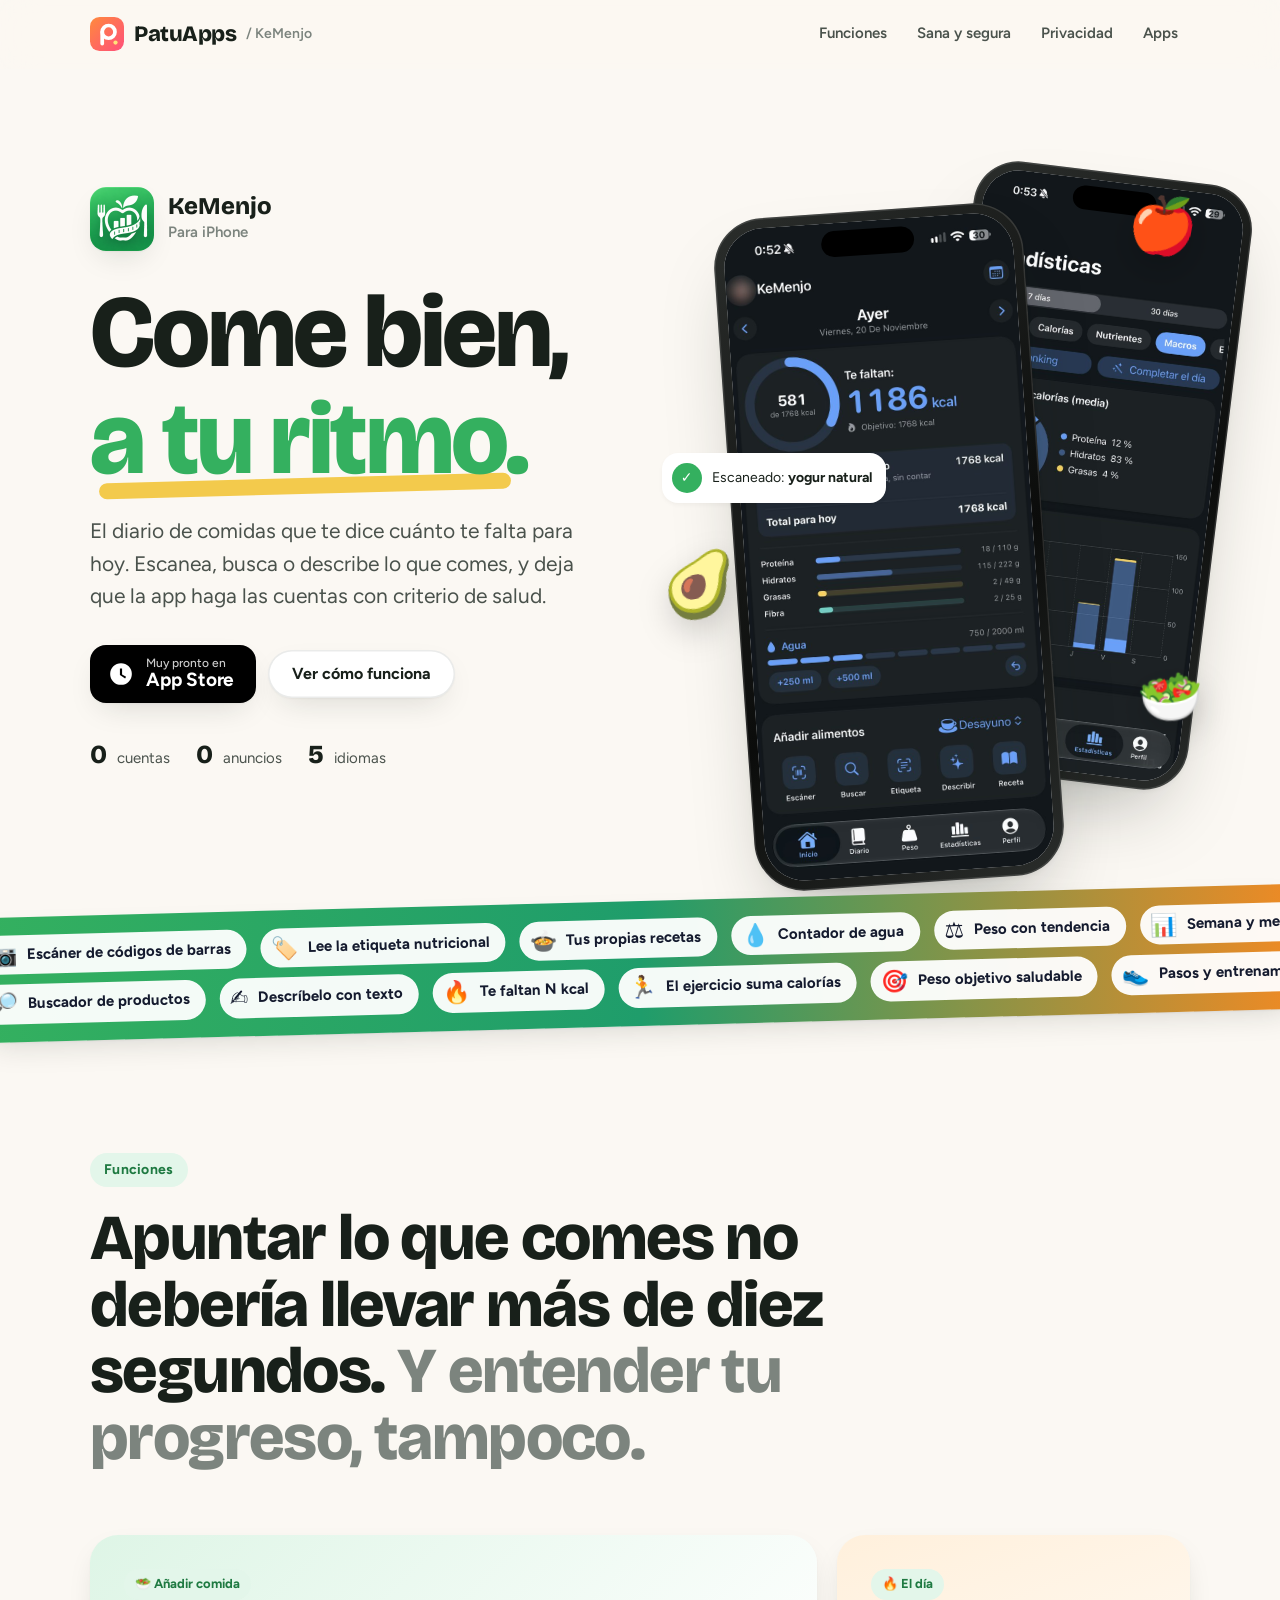
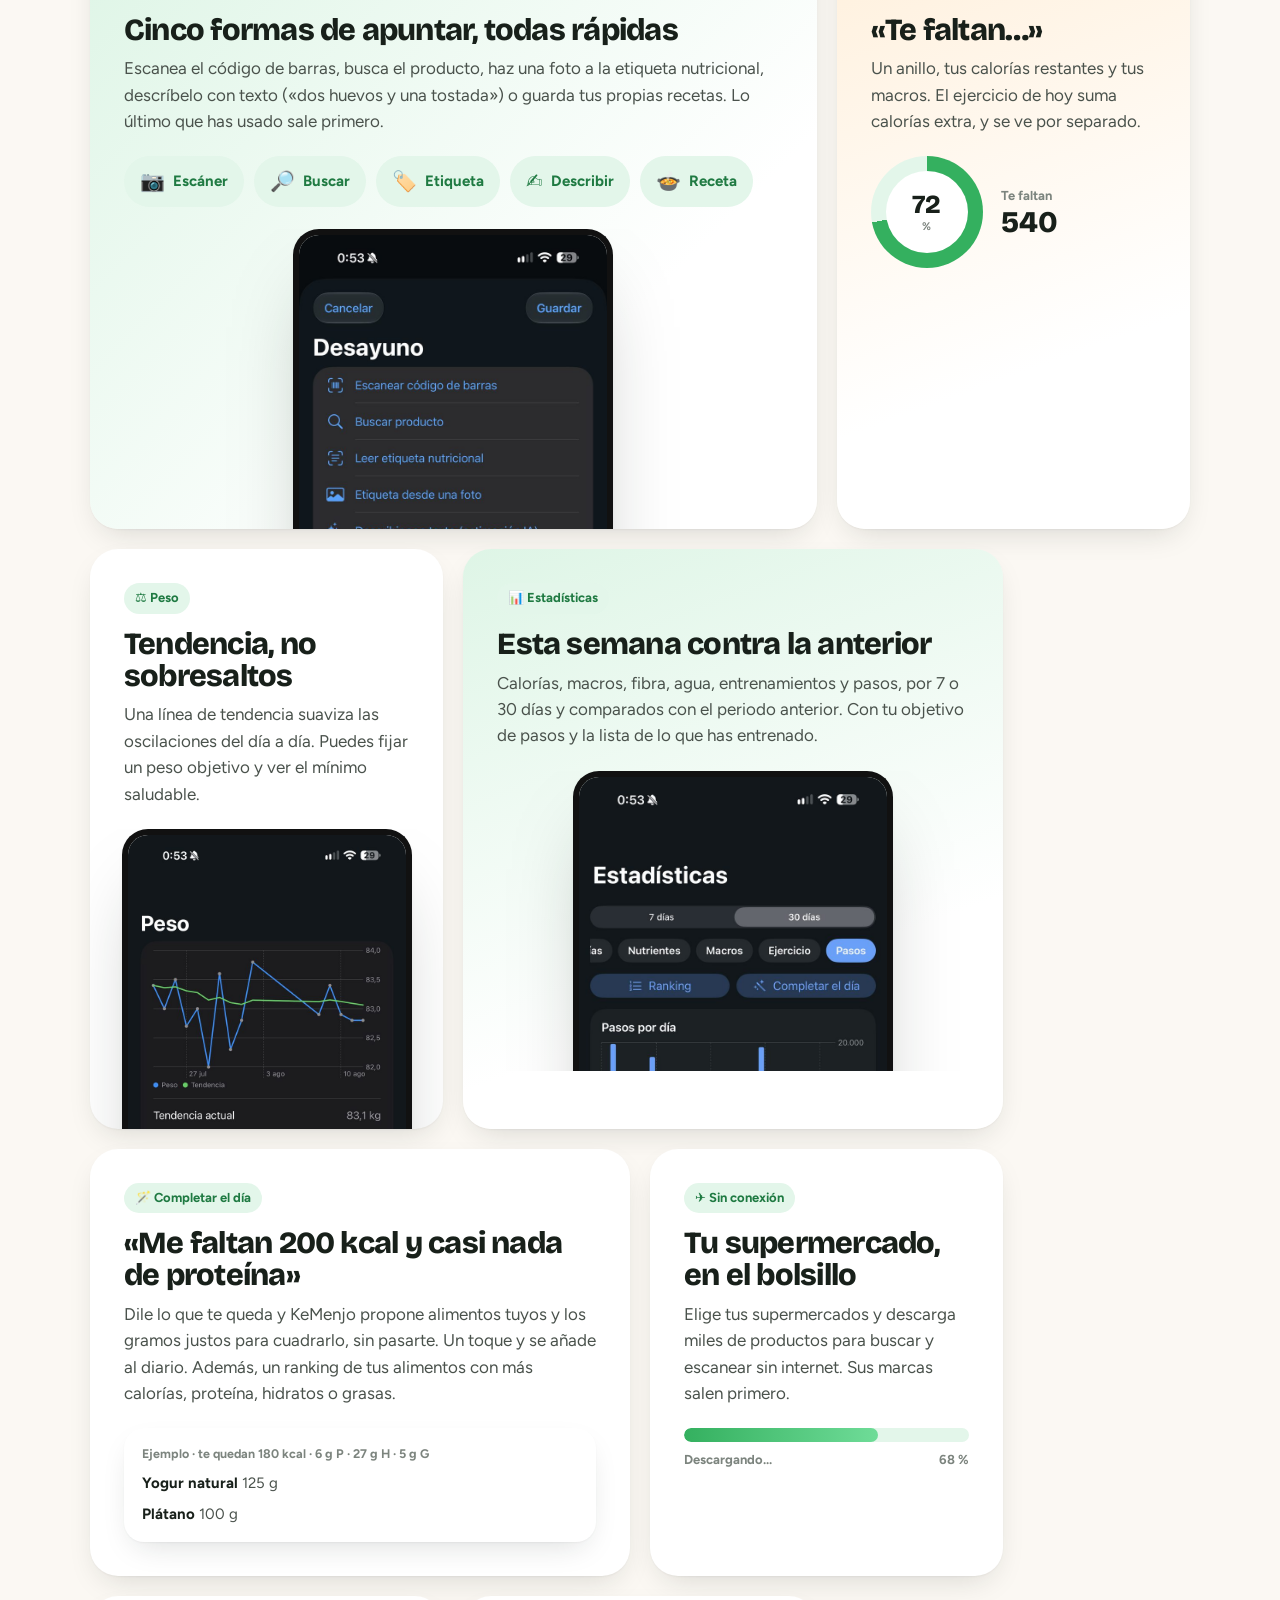
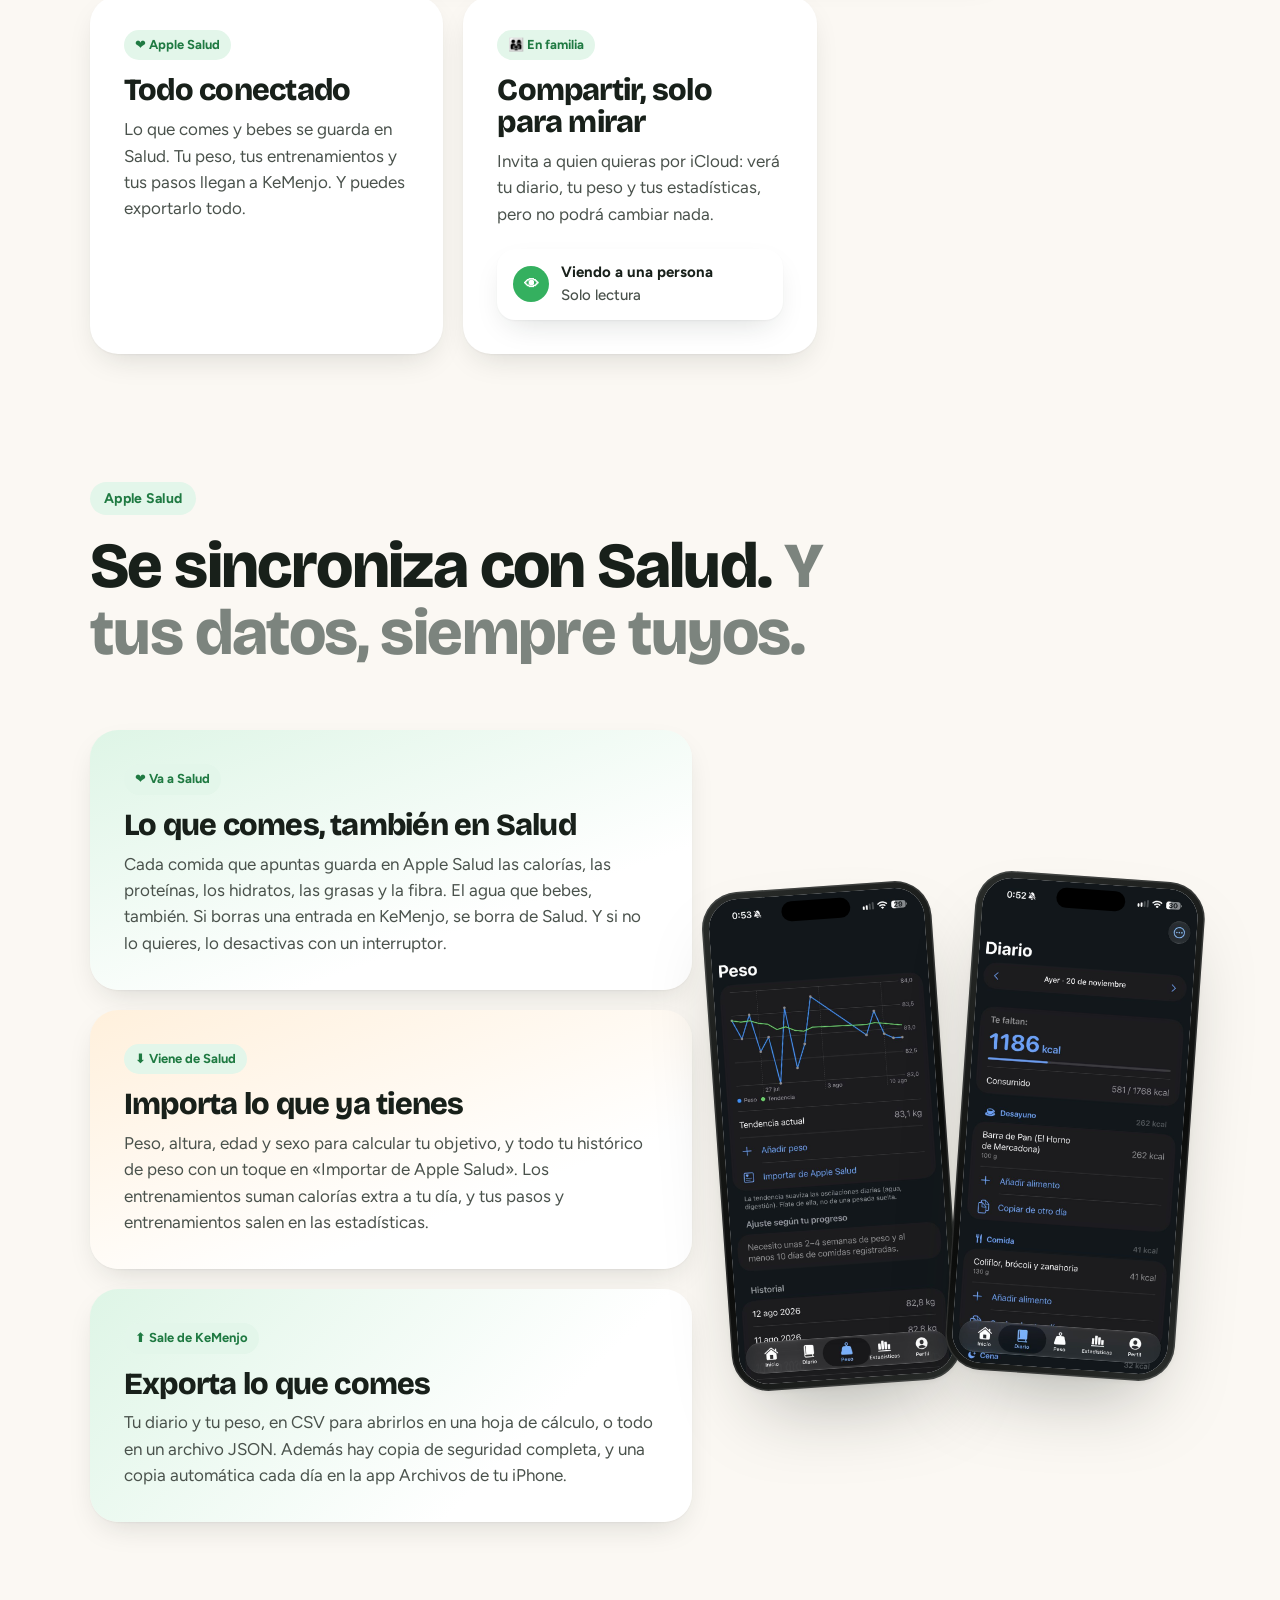
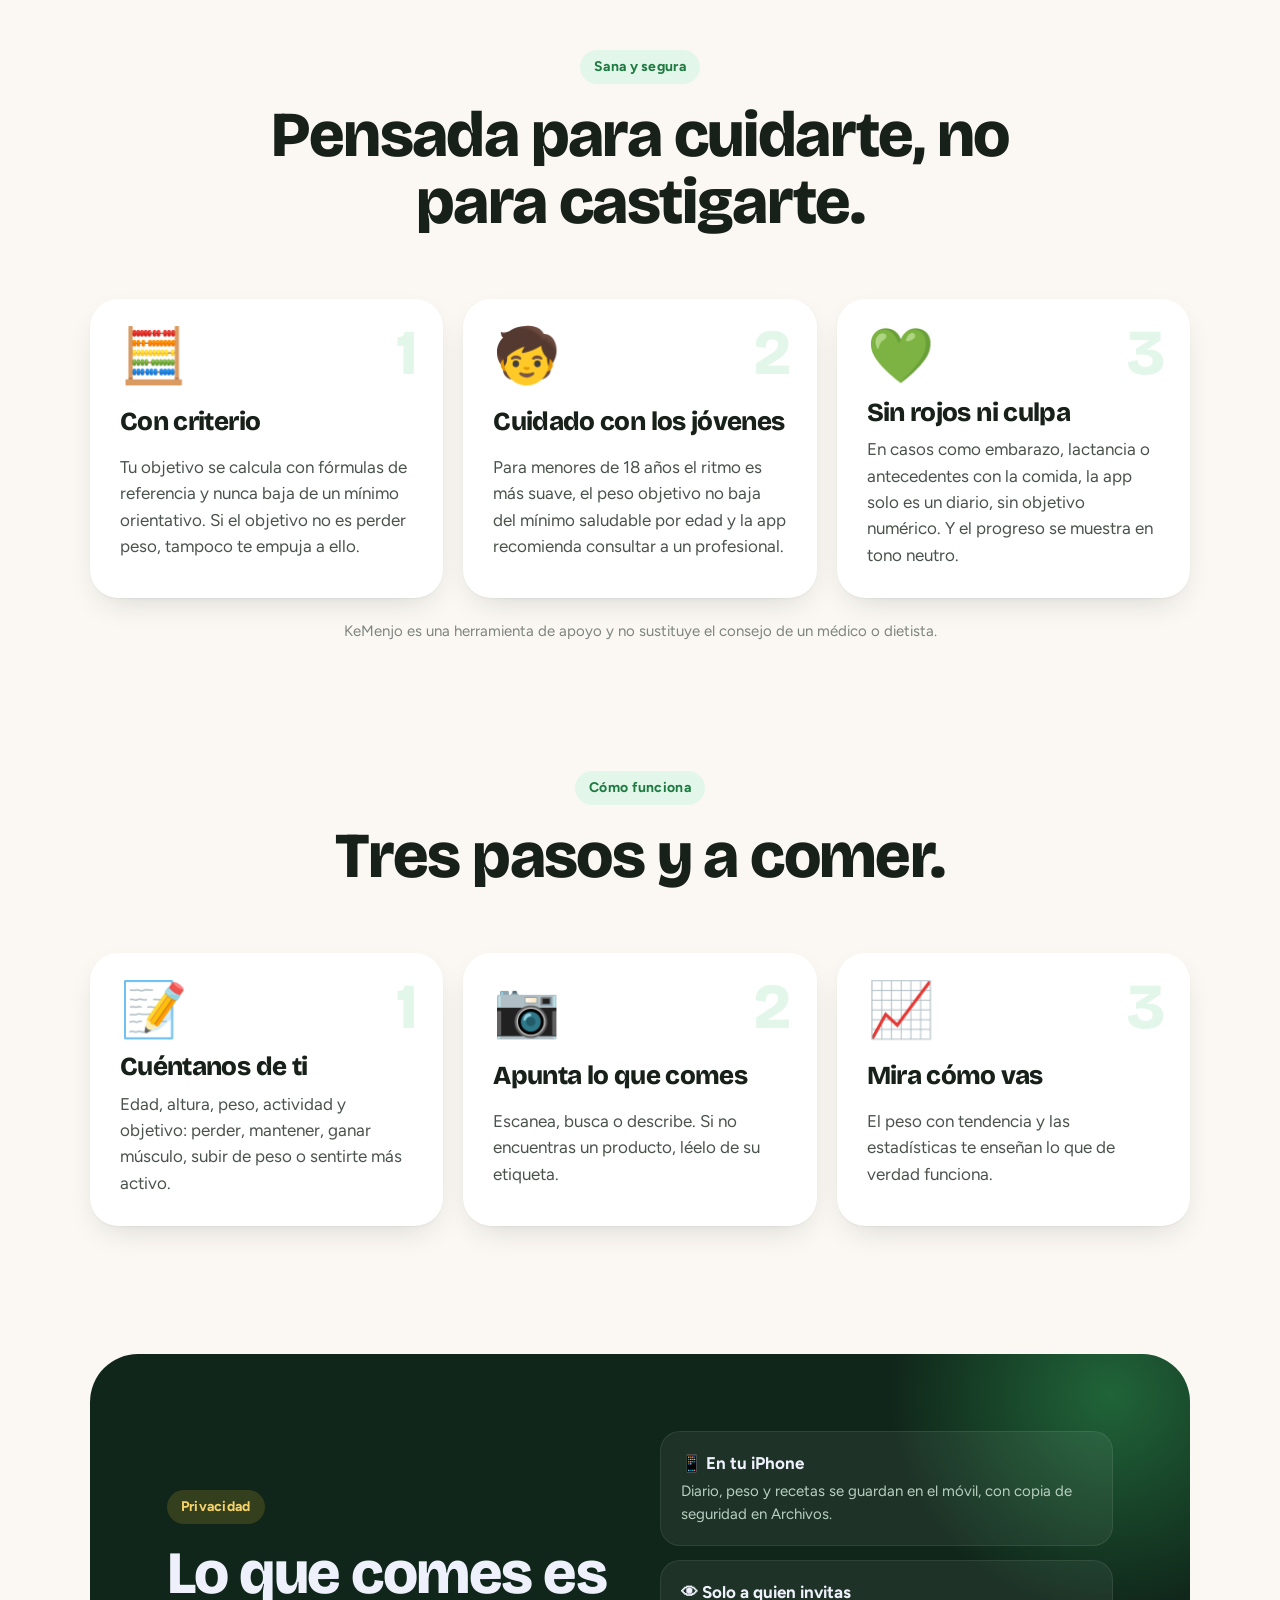
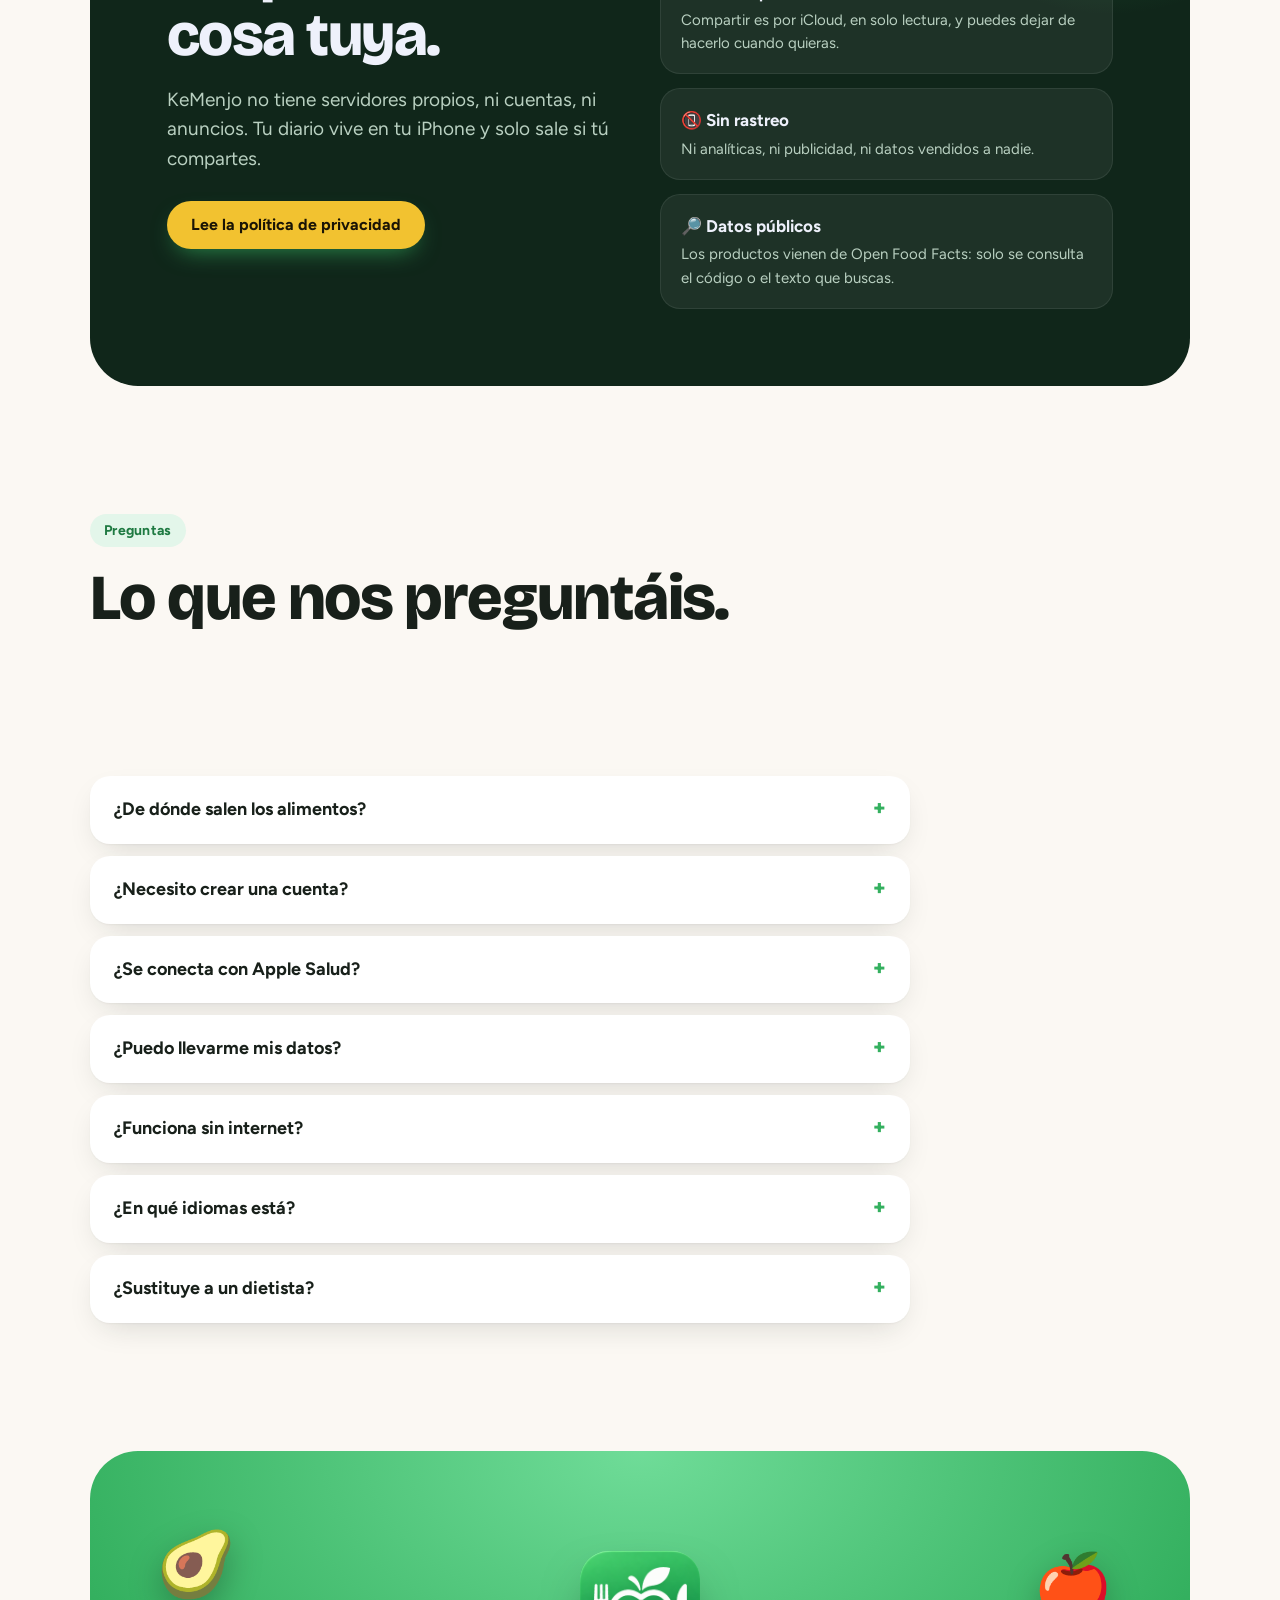
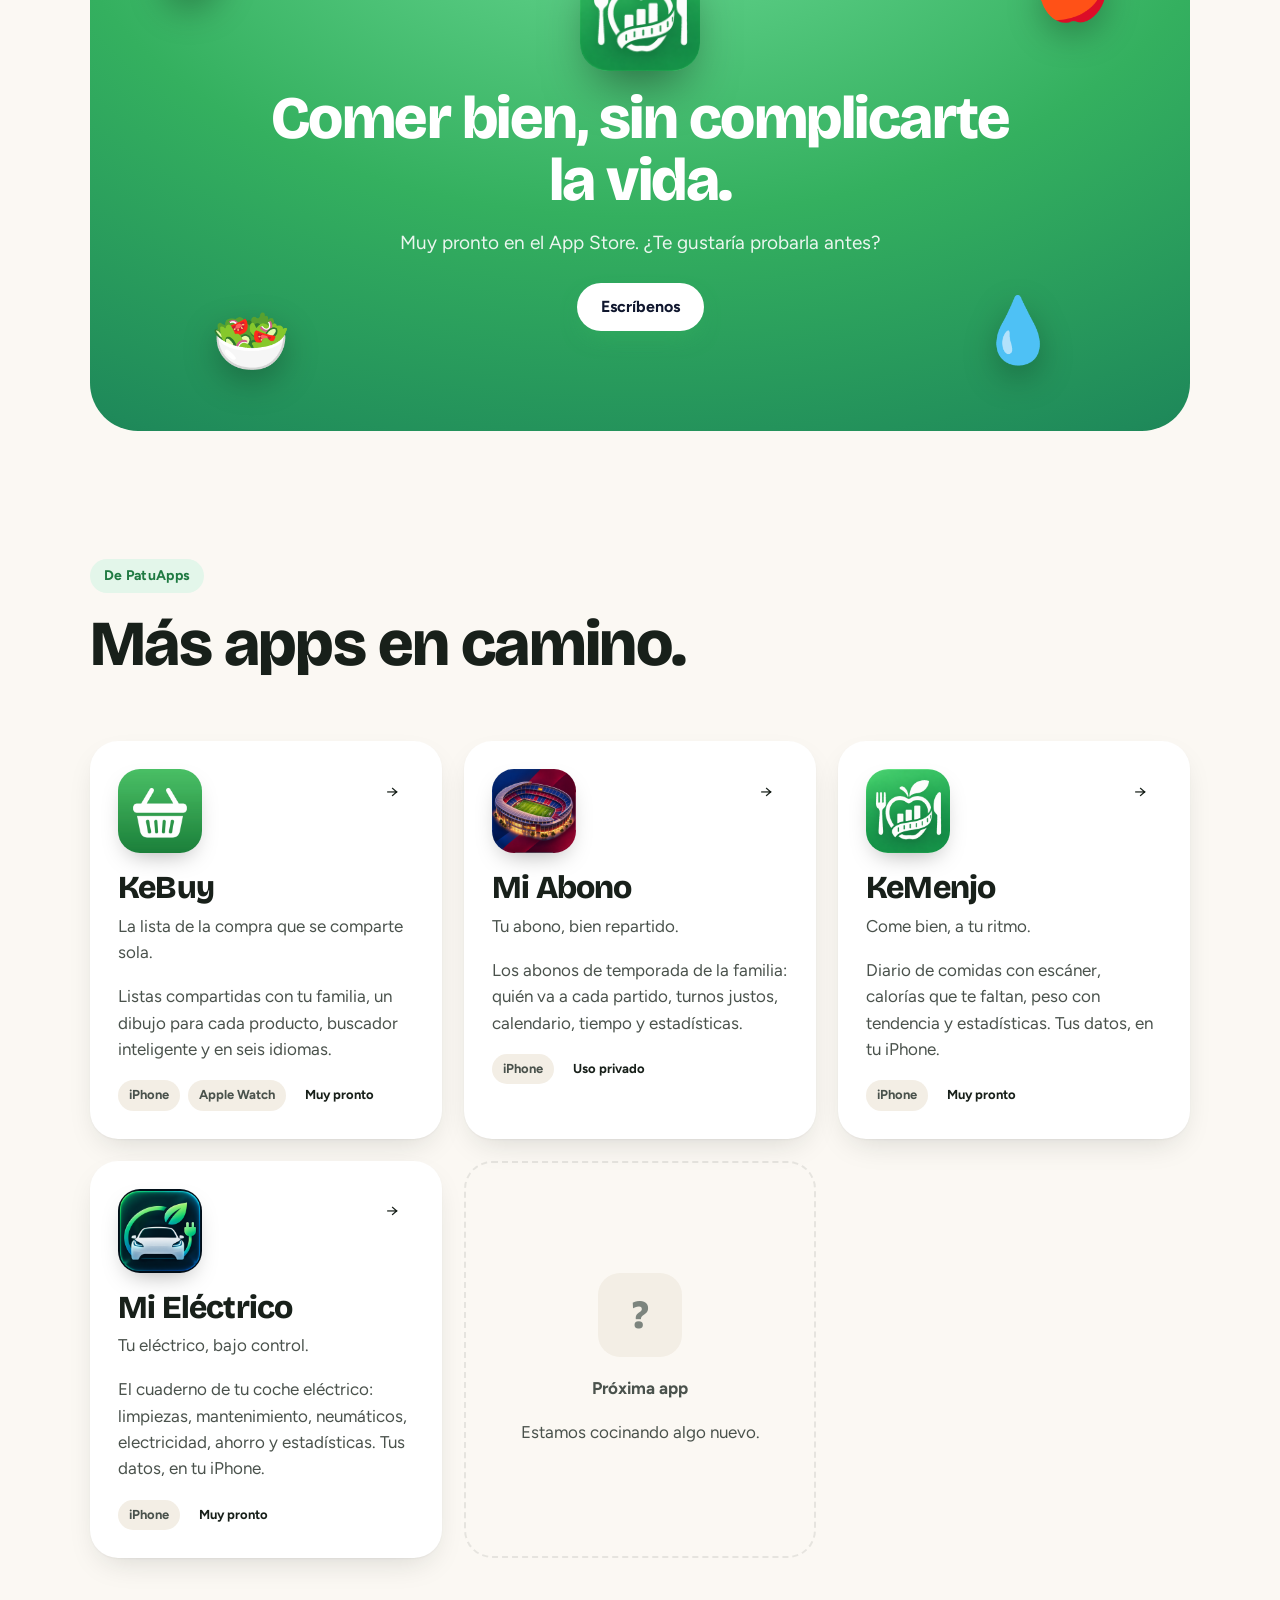
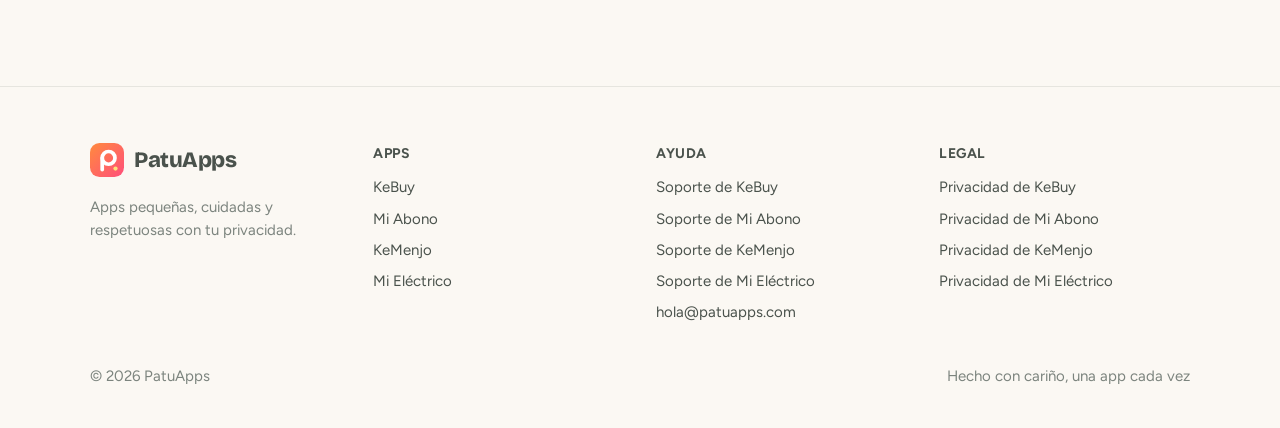
<file: kemenjo/index.html>
<!doctype html>
<html lang="es" data-root="../" data-app="kemenjo">
<head>
  <meta charset="utf-8">
  <meta name="viewport" content="width=device-width, initial-scale=1">
  <title>KeMenjo · Come bien, a tu ritmo</title>
  <meta name="description" content="KeMenjo es un diario de comidas para iPhone: escáner de códigos de barras, calorías que te faltan, peso con tendencia, estadísticas, sincronizado con Apple Salud y con tus datos exportables.">
  <meta property="og:title" content="KeMenjo · Come bien, a tu ritmo">
  <meta property="og:description" content="Diario de comidas con escáner, calorías que te faltan, peso con tendencia y estadísticas. Datos en tu iPhone.">
  <meta property="og:image" content="img/kemenjo-icon.png">
  <meta name="theme-color" content="#34b05f">
  <link rel="icon" href="img/kemenjo-icon.png">
  <link rel="apple-touch-icon" href="img/kemenjo-icon.png">
  <link rel="preconnect" href="https://fonts.googleapis.com">
  <link rel="preconnect" href="https://fonts.gstatic.com" crossorigin>
  <link href="https://fonts.googleapis.com/css2?family=Bricolage+Grotesque:opsz,wght@12..96,600;12..96,800&family=Figtree:wght@400;500;600;700&display=swap" rel="stylesheet">
  <link rel="stylesheet" href="../assets/css/site.css">
  <link rel="stylesheet" href="kemenjo.css">
</head>
<body>
  <header data-site-header data-links='<a class="nav-hide" href="#funciones">Funciones</a><a class="nav-hide" href="#seguridad">Sana y segura</a><a class="nav-hide" href="#privacidad">Privacidad</a>'></header>

  <main>
    <!-- ============ HERO ============ -->
    <section class="km-hero">
      <div class="blob b1" aria-hidden="true"></div>
      <div class="blob b2" aria-hidden="true"></div>
      <div class="wrap">
        <div class="km-hero-copy">
          <div class="app-id reveal">
            <img src="img/kemenjo-icon.png" alt="" width="64" height="64">
            <div><strong>KeMenjo</strong><span>Para iPhone</span></div>
          </div>
          <h1 class="reveal d1">Come bien,<br><span class="hl">a tu ritmo.</span></h1>
          <p class="lead reveal d2">El diario de comidas que te dice cuánto te falta para hoy. Escanea, busca o describe lo que comes, y deja que la app haga las cuentas con criterio de salud.</p>
          <div class="ctas reveal d3">
            <span class="store-badge" aria-label="Muy pronto en el App Store">
              <svg viewBox="0 0 24 24" fill="currentColor" aria-hidden="true"><path d="M12 2a10 10 0 1 0 0 20 10 10 0 0 0 0-20Zm1 5v5.4l3.7 2.2-.9 1.5L11 13V7h2Z"/></svg>
              <span><small>Muy pronto en</small><strong>App Store</strong></span>
            </span>
            <a class="btn ghost" href="#funciones">Ver cómo funciona</a>
          </div>
          <ul class="mini-proof reveal d3">
            <li><b>0</b> cuentas</li>
            <li><b>0</b> anuncios</li>
            <li><b>5</b> idiomas</li>
          </ul>
        </div>

        <div class="km-hero-art" aria-hidden="true">
          <div class="phone p-back reveal d1" style="--w: clamp(200px, 24vw, 280px)"><img src="img/screens/macros.jpg" alt=""></div>
          <div class="phone p-front reveal d2" style="--w: clamp(220px, 27vw, 310px)"><img src="img/screens/inicio.jpg" alt=""></div>
          <span class="flt" style="--x:-2%;--y:62%;--s:76px;--r:-10deg">🥑</span>
          <span class="flt" style="--x:88%;--y:6%;--s:70px;--r:10deg;animation-delay:-2s">🍎</span>
          <span class="flt" style="--x:90%;--y:80%;--s:66px;--r:-6deg;animation-delay:-4s">🥗</span>
          <div class="toast t1"><span class="ok">✓</span><span>Escaneado: <b>yogur natural</b></span></div>
        </div>
      </div>
    </section>

    <!-- ============ CINTA ============ -->
    <section class="ribbon" aria-label="Algunas cosas que hace KeMenjo">
      <div class="track" data-ribbon="0"></div>
      <div class="track rev" data-ribbon="1"></div>
    </section>

    <!-- ============ FUNCIONES ============ -->
    <section class="section" id="funciones">
      <div class="wrap">
        <div class="section-head">
          <span class="eyebrow reveal">Funciones</span>
          <h2 class="reveal d1">Apuntar lo que comes no debería llevar más de diez segundos. <span class="muted">Y entender tu progreso, tampoco.</span></h2>
        </div>

        <div class="bento">
          <article class="tile k-wide k-add reveal">
            <div class="copy">
              <span class="tag">🥗 Añadir comida</span>
              <h3>Cinco formas de apuntar, todas rápidas</h3>
              <p>Escanea el código de barras, busca el producto, haz una foto a la etiqueta nutricional, descríbelo con texto («dos huevos y una tostada») o guarda tus propias recetas. Lo último que has usado sale primero.</p>
            </div>
            <div class="km-methods" aria-hidden="true">
              <span><i>📷</i>Escáner</span><span><i>🔎</i>Buscar</span><span><i>🏷️</i>Etiqueta</span><span><i>✍️</i>Describir</span><span><i>🍲</i>Receta</span>
            </div>
            <div class="shot crop"><img src="img/screens/anadir.jpg" alt="Pantalla para añadir un alimento: escáner, búsqueda, etiqueta y descripción con texto" loading="lazy"></div>
          </article>

          <article class="tile k-third k-peach reveal d1">
            <div class="copy">
              <span class="tag">🔥 El día</span>
              <h3>«Te faltan…»</h3>
              <p>Un anillo, tus calorías restantes y tus macros. El ejercicio de hoy suma calorías extra, y se ve por separado.</p>
            </div>
            <div class="km-ringrow" aria-hidden="true">
              <div class="km-ring" style="--p:72"><span>72<small>%</small></span></div>
              <div class="km-left"><small>Te faltan</small><b>540</b></div>
            </div>
          </article>

          <article class="tile k-third reveal">
            <div class="copy">
              <span class="tag">⚖️ Peso</span>
              <h3>Tendencia, no sobresaltos</h3>
              <p>Una línea de tendencia suaviza las oscilaciones del día a día. Puedes fijar un peso objetivo y ver el mínimo saludable.</p>
            </div>
            <div class="shot crop"><img src="img/screens/peso.jpg" alt="Gráfica de peso con la línea de tendencia" loading="lazy"></div>
          </article>

          <article class="tile k-half k-mint reveal d1">
            <div class="copy">
              <span class="tag">📊 Estadísticas</span>
              <h3>Esta semana contra la anterior</h3>
              <p>Calorías, macros, fibra, agua, entrenamientos y pasos, por 7 o 30 días y comparados con el periodo anterior. Con tu objetivo de pasos y la lista de lo que has entrenado.</p>
            </div>
            <div class="shot crop"><img src="img/screens/pasos.jpg" alt="Estadísticas de pasos por día con objetivo y comparación con el periodo anterior" loading="lazy"></div>
          </article>

          <article class="tile k-half reveal">
            <div class="copy">
              <span class="tag">🪄 Completar el día</span>
              <h3>«Me faltan 200 kcal y casi nada de proteína»</h3>
              <p>Dile lo que te queda y KeMenjo propone alimentos tuyos y los gramos justos para cuadrarlo, sin pasarte. Un toque y se añade al diario. Además, un ranking de tus alimentos con más calorías, proteína, hidratos o grasas.</p>
            </div>
            <div class="km-sug" aria-hidden="true">
              <small>Ejemplo · te quedan 180 kcal · 6 g P · 27 g H · 5 g G</small>
              <span><b>Yogur natural</b> 125 g</span>
              <span><b>Plátano</b> 100 g</span>
            </div>
          </article>

          <article class="tile k-third reveal">
            <div class="copy">
              <span class="tag">✈️ Sin conexión</span>
              <h3>Tu supermercado, en el bolsillo</h3>
              <p>Elige tus supermercados y descarga miles de productos para buscar y escanear sin internet. Sus marcas salen primero.</p>
            </div>
            <div aria-hidden="true">
              <div class="km-dl"><i></i></div>
              <div class="km-dlinfo" style="margin-top:8px"><span>Descargando…</span><span>68 %</span></div>
            </div>
          </article>

          <article class="tile k-third reveal d1">
            <div class="copy">
              <span class="tag">❤️ Apple Salud</span>
              <h3>Todo conectado</h3>
              <p>Lo que comes y bebes se guarda en Salud. Tu peso, tus entrenamientos y tus pasos llegan a KeMenjo. Y puedes exportarlo todo.</p>
            </div>
          </article>

          <article class="tile k-third reveal d2">
            <div class="copy">
              <span class="tag">👨‍👩‍👧 En familia</span>
              <h3>Compartir, solo para mirar</h3>
              <p>Invita a quien quieras por iCloud: verá tu diario, tu peso y tus estadísticas, pero no podrá cambiar nada.</p>
            </div>
            <div class="km-eye" aria-hidden="true"><span>👁</span><span style="background:none;width:auto;height:auto;display:block;color:var(--ink-2);font-weight:500"><b>Viendo a una persona</b>Solo lectura</span></div>
          </article>
        </div>
      </div>
    </section>

    <!-- ============ SALUD ============ -->
    <section class="section" id="salud" style="padding-top:0">
      <div class="wrap">
        <div class="section-head">
          <span class="eyebrow reveal">Apple Salud</span>
          <h2 class="reveal d1">Se sincroniza con Salud. <span class="muted">Y tus datos, siempre tuyos.</span></h2>
        </div>
        <div class="km-salud">
          <div class="km-salud-list">
            <article class="tile k-mint reveal">
              <div class="copy">
                <span class="tag">❤️ Va a Salud</span>
                <h3>Lo que comes, también en Salud</h3>
                <p>Cada comida que apuntas guarda en Apple Salud las calorías, las proteínas, los hidratos, las grasas y la fibra. El agua que bebes, también. Si borras una entrada en KeMenjo, se borra de Salud. Y si no lo quieres, lo desactivas con un interruptor.</p>
              </div>
            </article>
            <article class="tile k-peach reveal d1">
              <div class="copy">
                <span class="tag">⬇️ Viene de Salud</span>
                <h3>Importa lo que ya tienes</h3>
                <p>Peso, altura, edad y sexo para calcular tu objetivo, y todo tu histórico de peso con un toque en «Importar de Apple Salud». Los entrenamientos suman calorías extra a tu día, y tus pasos y entrenamientos salen en las estadísticas.</p>
              </div>
            </article>
            <article class="tile k-add reveal d2">
              <div class="copy">
                <span class="tag">⬆️ Sale de KeMenjo</span>
                <h3>Exporta lo que comes</h3>
                <p>Tu diario y tu peso, en CSV para abrirlos en una hoja de cálculo, o todo en un archivo JSON. Además hay copia de seguridad completa, y una copia automática cada día en la app Archivos de tu iPhone.</p>
              </div>
            </article>
          </div>
          <div class="duo km-salud-art" aria-hidden="true">
            <div class="phone" style="--w: clamp(170px, 20vw, 230px)"><img src="img/screens/peso.jpg" alt="" loading="lazy"></div>
            <div class="phone" style="--w: clamp(170px, 20vw, 230px)"><img src="img/screens/diario.jpg" alt="" loading="lazy"></div>
          </div>
        </div>
      </div>
    </section>

    <!-- ============ SANA Y SEGURA ============ -->
    <section class="section" id="seguridad" style="padding-top:0">
      <div class="wrap">
        <div class="section-head center">
          <span class="eyebrow reveal">Sana y segura</span>
          <h2 class="reveal d1">Pensada para cuidarte, no para castigarte.</h2>
        </div>
        <ol class="steps">
          <li class="reveal"><span class="n">1</span><span class="emo">🧮</span><h3>Con criterio</h3><p>Tu objetivo se calcula con fórmulas de referencia y nunca baja de un mínimo orientativo. Si el objetivo no es perder peso, tampoco te empuja a ello.</p></li>
          <li class="reveal d1"><span class="n">2</span><span class="emo">🧒</span><h3>Cuidado con los jóvenes</h3><p>Para menores de 18 años el ritmo es más suave, el peso objetivo no baja del mínimo saludable por edad y la app recomienda consultar a un profesional.</p></li>
          <li class="reveal d2"><span class="n">3</span><span class="emo">💚</span><h3>Sin rojos ni culpa</h3><p>En casos como embarazo, lactancia o antecedentes con la comida, la app solo es un diario, sin objetivo numérico. Y el progreso se muestra en tono neutro.</p></li>
        </ol>
        <p class="reveal" style="text-align:center;color:var(--ink-3);margin-top:22px;font-size:15px">KeMenjo es una herramienta de apoyo y no sustituye el consejo de un médico o dietista.</p>
      </div>
    </section>

    <!-- ============ CÓMO FUNCIONA ============ -->
    <section class="section" style="padding-top:0">
      <div class="wrap">
        <div class="section-head center">
          <span class="eyebrow reveal">Cómo funciona</span>
          <h2 class="reveal d1">Tres pasos y a comer.</h2>
        </div>
        <ol class="steps">
          <li class="reveal"><span class="n">1</span><span class="emo">📝</span><h3>Cuéntanos de ti</h3><p>Edad, altura, peso, actividad y objetivo: perder, mantener, ganar músculo, subir de peso o sentirte más activo.</p></li>
          <li class="reveal d1"><span class="n">2</span><span class="emo">📷</span><h3>Apunta lo que comes</h3><p>Escanea, busca o describe. Si no encuentras un producto, léelo de su etiqueta.</p></li>
          <li class="reveal d2"><span class="n">3</span><span class="emo">📈</span><h3>Mira cómo vas</h3><p>El peso con tendencia y las estadísticas te enseñan lo que de verdad funciona.</p></li>
        </ol>
      </div>
    </section>

    <!-- ============ PRIVACIDAD ============ -->
    <section class="section" id="privacidad" style="padding-top:0">
      <div class="wrap">
        <div class="priv reveal">
          <div>
            <span class="eyebrow on-dark">Privacidad</span>
            <h2>Lo que comes es cosa tuya.</h2>
            <p>KeMenjo no tiene servidores propios, ni cuentas, ni anuncios. Tu diario vive en tu iPhone y solo sale si tú compartes.</p>
            <a class="btn" href="privacidad.html">Lee la política de privacidad</a>
          </div>
          <ul class="priv-list">
            <li><b>📱 En tu iPhone</b><span>Diario, peso y recetas se guardan en el móvil, con copia de seguridad en Archivos.</span></li>
            <li><b>👁 Solo a quien invitas</b><span>Compartir es por iCloud, en solo lectura, y puedes dejar de hacerlo cuando quieras.</span></li>
            <li><b>📵 Sin rastreo</b><span>Ni analíticas, ni publicidad, ni datos vendidos a nadie.</span></li>
            <li><b>🔎 Datos públicos</b><span>Los productos vienen de Open Food Facts: solo se consulta el código o el texto que buscas.</span></li>
          </ul>
        </div>
      </div>
    </section>

    <!-- ============ PREGUNTAS ============ -->
    <section class="section" style="padding-top:0">
      <div class="wrap faq-wrap">
        <div class="section-head">
          <span class="eyebrow reveal">Preguntas</span>
          <h2 class="reveal d1">Lo que nos preguntáis.</h2>
        </div>
        <div class="faq">
          <details class="reveal"><summary>¿Puedo descargarla?</summary><p>Todavía no: KeMenjo llegará muy pronto al App Store. Si quieres probarla antes, escríbenos.</p></details>
          <details class="reveal"><summary>¿De dónde salen los alimentos?</summary><p>De Open Food Facts, una base de datos abierta y colaborativa. Está muy bien para productos envasados, pero puede tener errores: siempre puedes corregir los valores a mano.</p></details>
          <details class="reveal"><summary>¿Necesito crear una cuenta?</summary><p>No. KeMenjo no pide correo, ni contraseña, ni registro.</p></details>
          <details class="reveal"><summary>¿Se conecta con Apple Salud?</summary><p>Sí, si lo permites. Guarda en Salud lo que comes y bebes, y lee tu peso, tu altura, tu edad, tu sexo, tus entrenamientos y tus pasos. Puedes retirar los permisos cuando quieras desde Ajustes → Salud.</p></details>
          <details class="reveal"><summary>¿Puedo llevarme mis datos?</summary><p>Sí. Puedes exportar el diario y el peso en CSV, o todo en JSON, y hacer copias de seguridad completas. Tus datos son tuyos.</p></details>
          <details class="reveal"><summary>¿Funciona sin internet?</summary><p>Sí. Puedes descargar una base de productos (por ejemplo, los de tus supermercados) y apuntar, buscar y escanear sin conexión.</p></details>
          <details class="reveal"><summary>¿En qué idiomas está?</summary><p>Español, catalán, inglés, portugués (Brasil y Portugal) y chino simplificado.</p></details>
          <details class="reveal"><summary>¿Sustituye a un dietista?</summary><p>No. KeMenjo es una herramienta de apoyo. Ante cualquier condición médica, consulta a tu médico o dietista.</p></details>
        </div>
      </div>
    </section>

    <!-- ============ LLAMADA FINAL ============ -->
    <section class="section" id="contacto" style="padding-top:0">
      <div class="wrap">
        <div class="cta reveal">
          <img class="cta-icon" src="img/kemenjo-icon.png" alt="" width="120" height="120">
          <h2>Comer bien, sin complicarte la vida.</h2>
          <p>Muy pronto en el App Store. ¿Te gustaría probarla antes?</p>
          <a class="btn light" data-mail-btn href="#">Escríbenos</a>
          <span class="cta-flt f1" aria-hidden="true">🥑</span>
          <span class="cta-flt f2" aria-hidden="true">🍎</span>
          <span class="cta-flt f3" aria-hidden="true">🥗</span>
          <span class="cta-flt f4" aria-hidden="true">💧</span>
        </div>
      </div>
    </section>

    <section class="section" style="padding-top:0">
      <div class="wrap">
        <div class="section-head">
          <span class="eyebrow reveal">De PatuApps</span>
          <h2 class="reveal d1">Más apps en camino.</h2>
        </div>
        <div class="app-grid" data-app-grid></div>
      </div>
    </section>
  </main>

  <footer data-site-footer></footer>

  <script src="../assets/js/apps.js"></script>
  <script src="../assets/js/site.js"></script>
  <script src="kemenjo.js"></script>
</body>
</html>
</file>
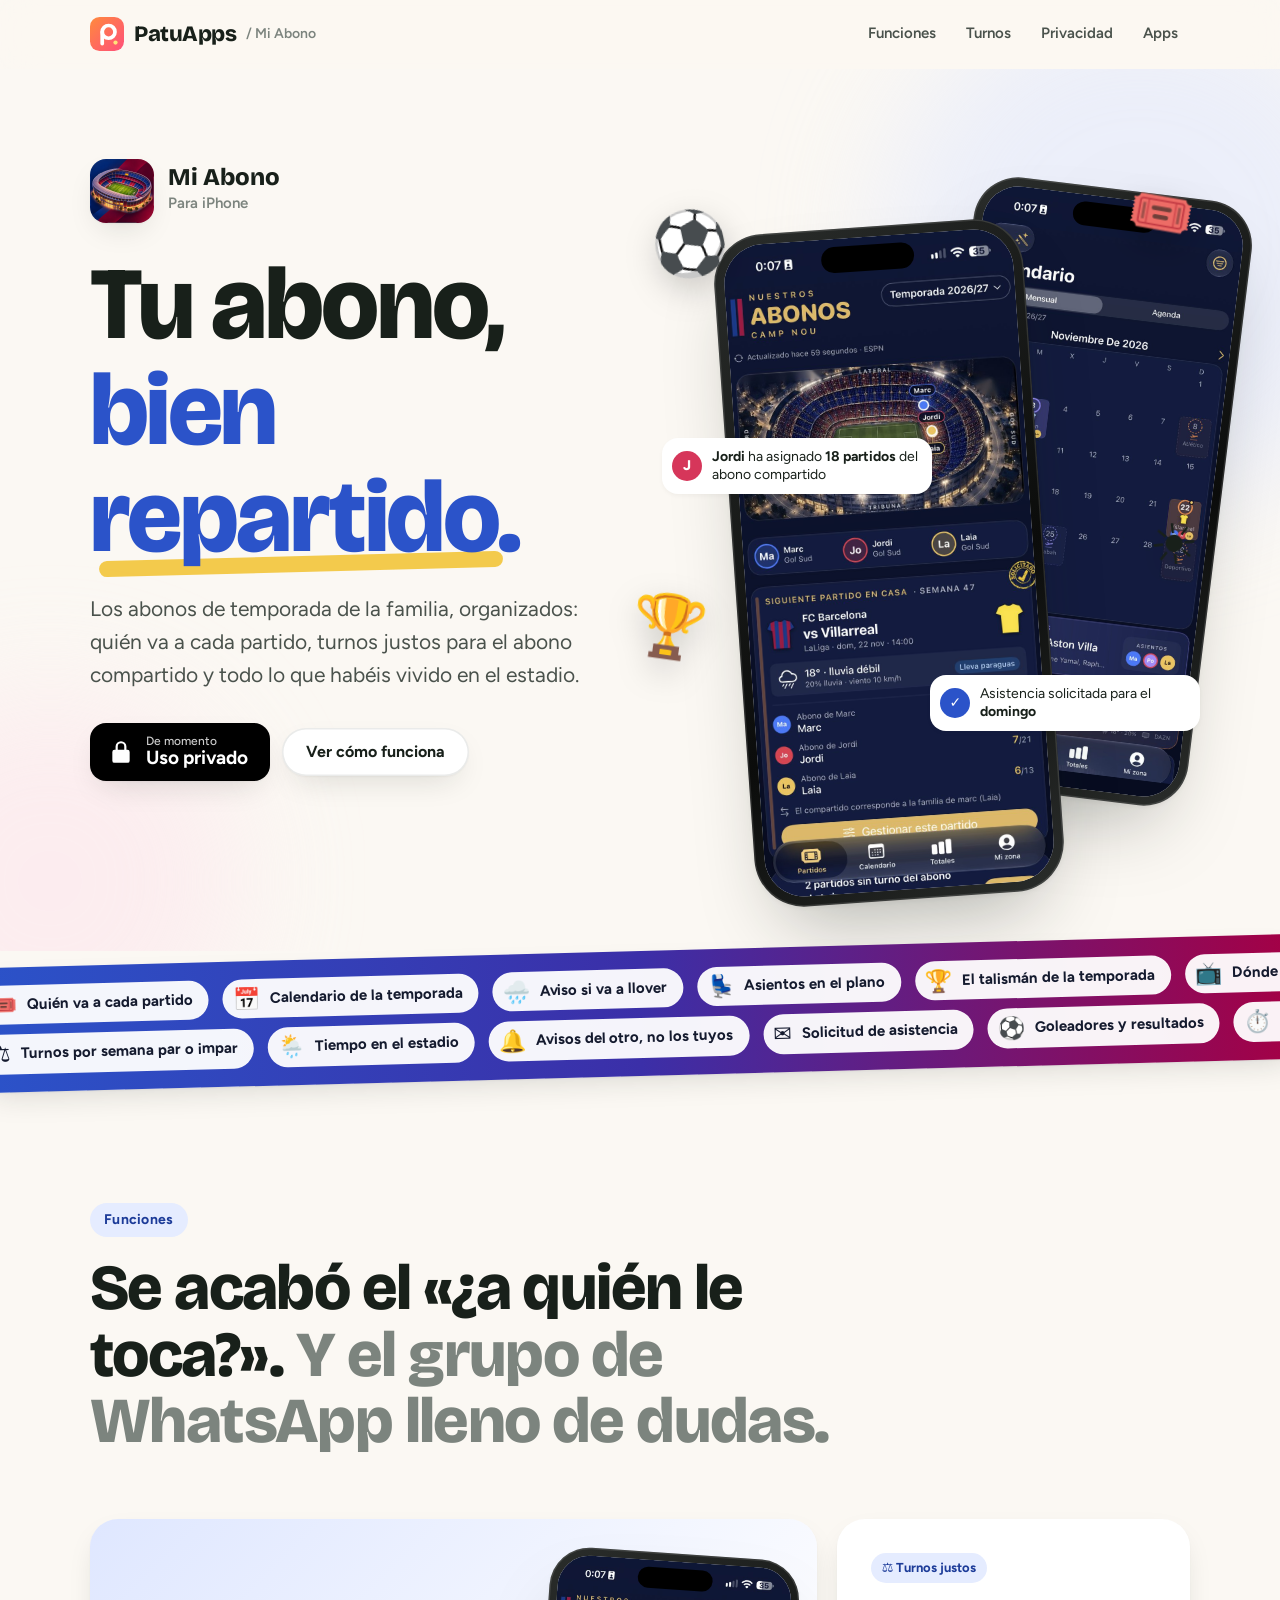
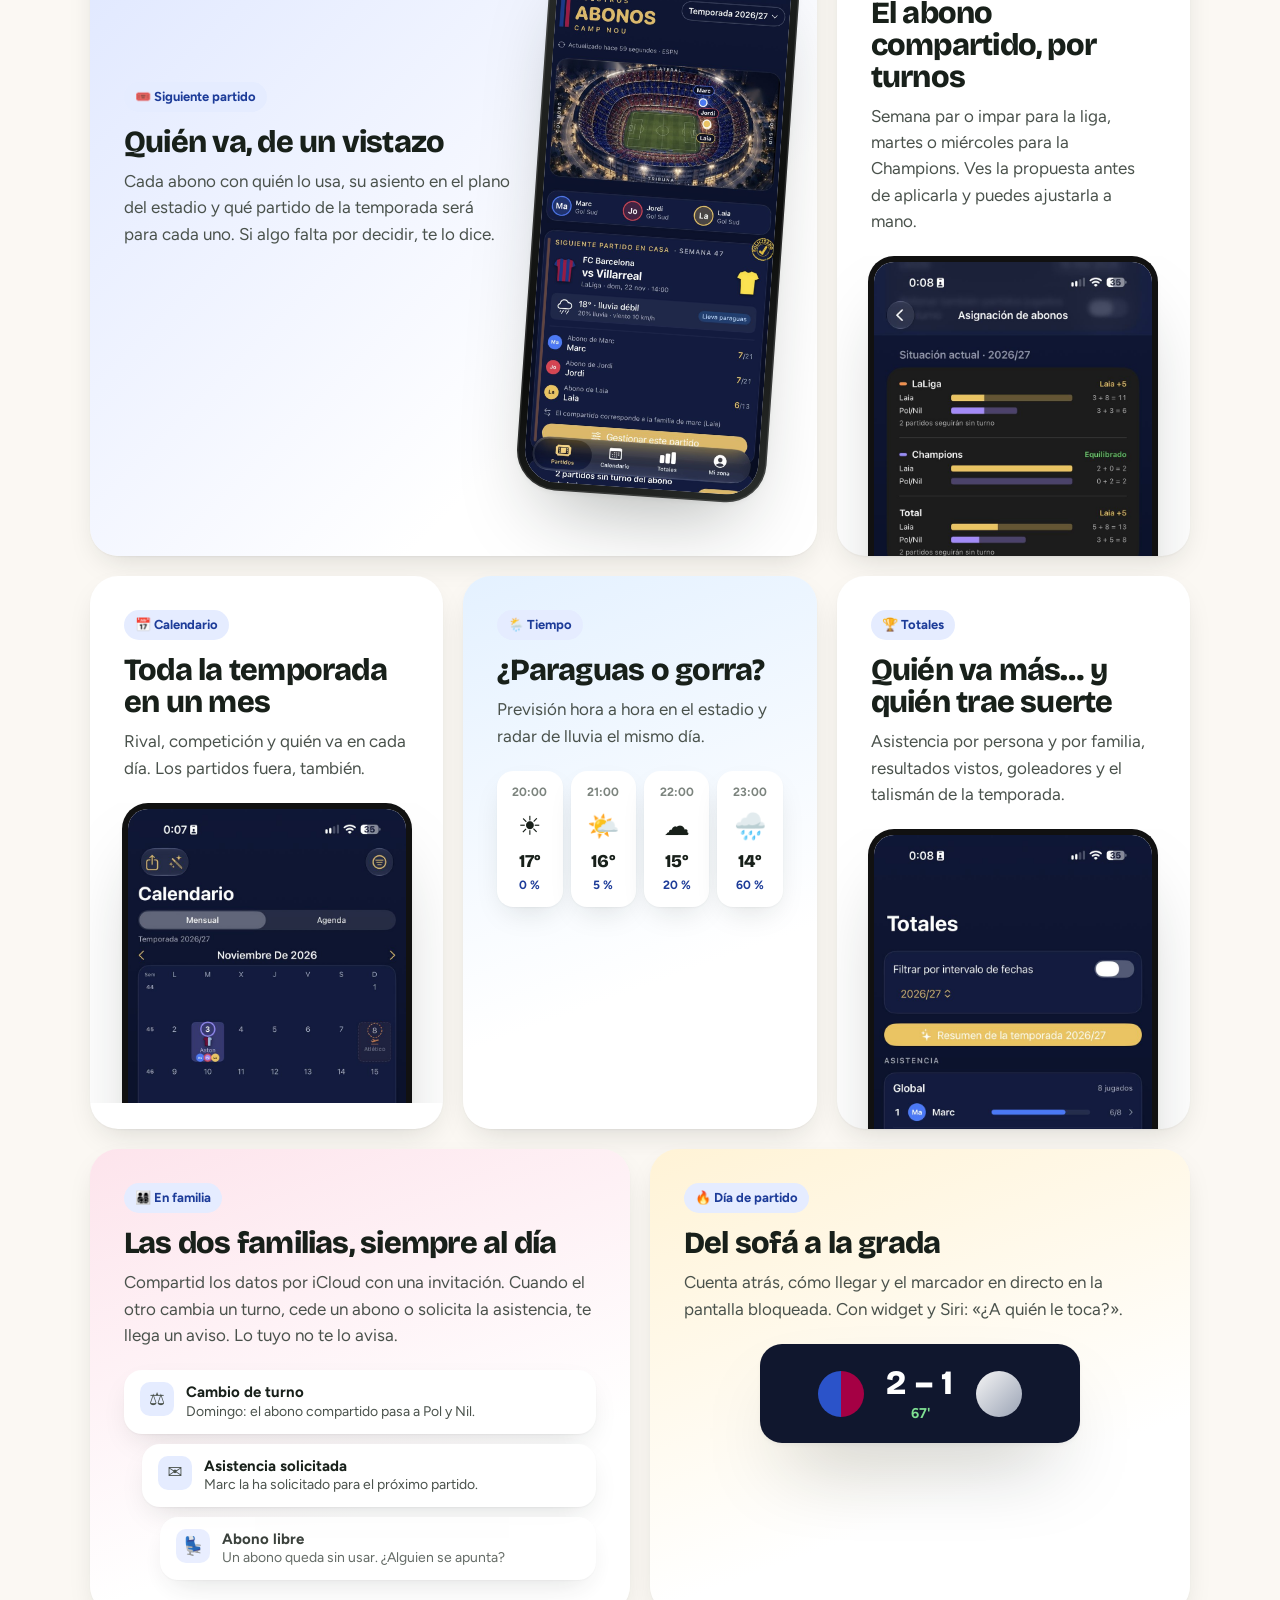
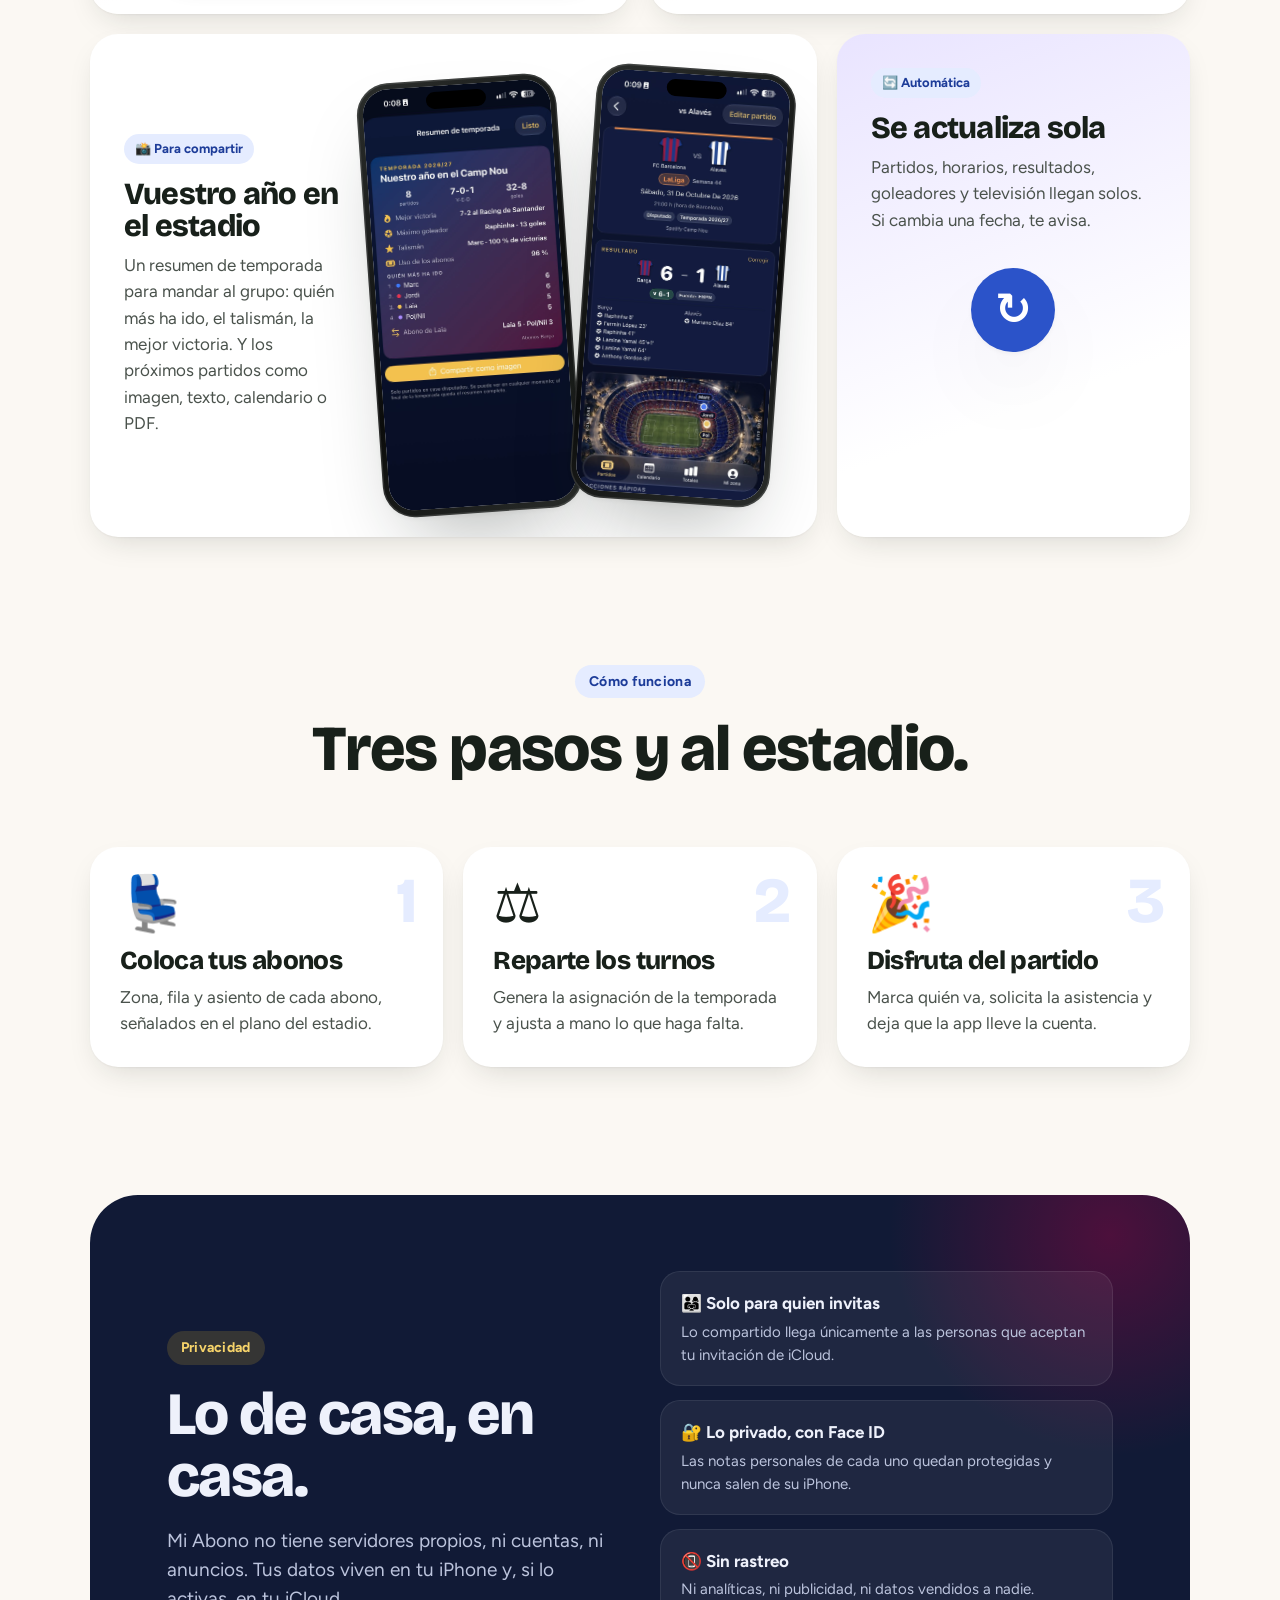
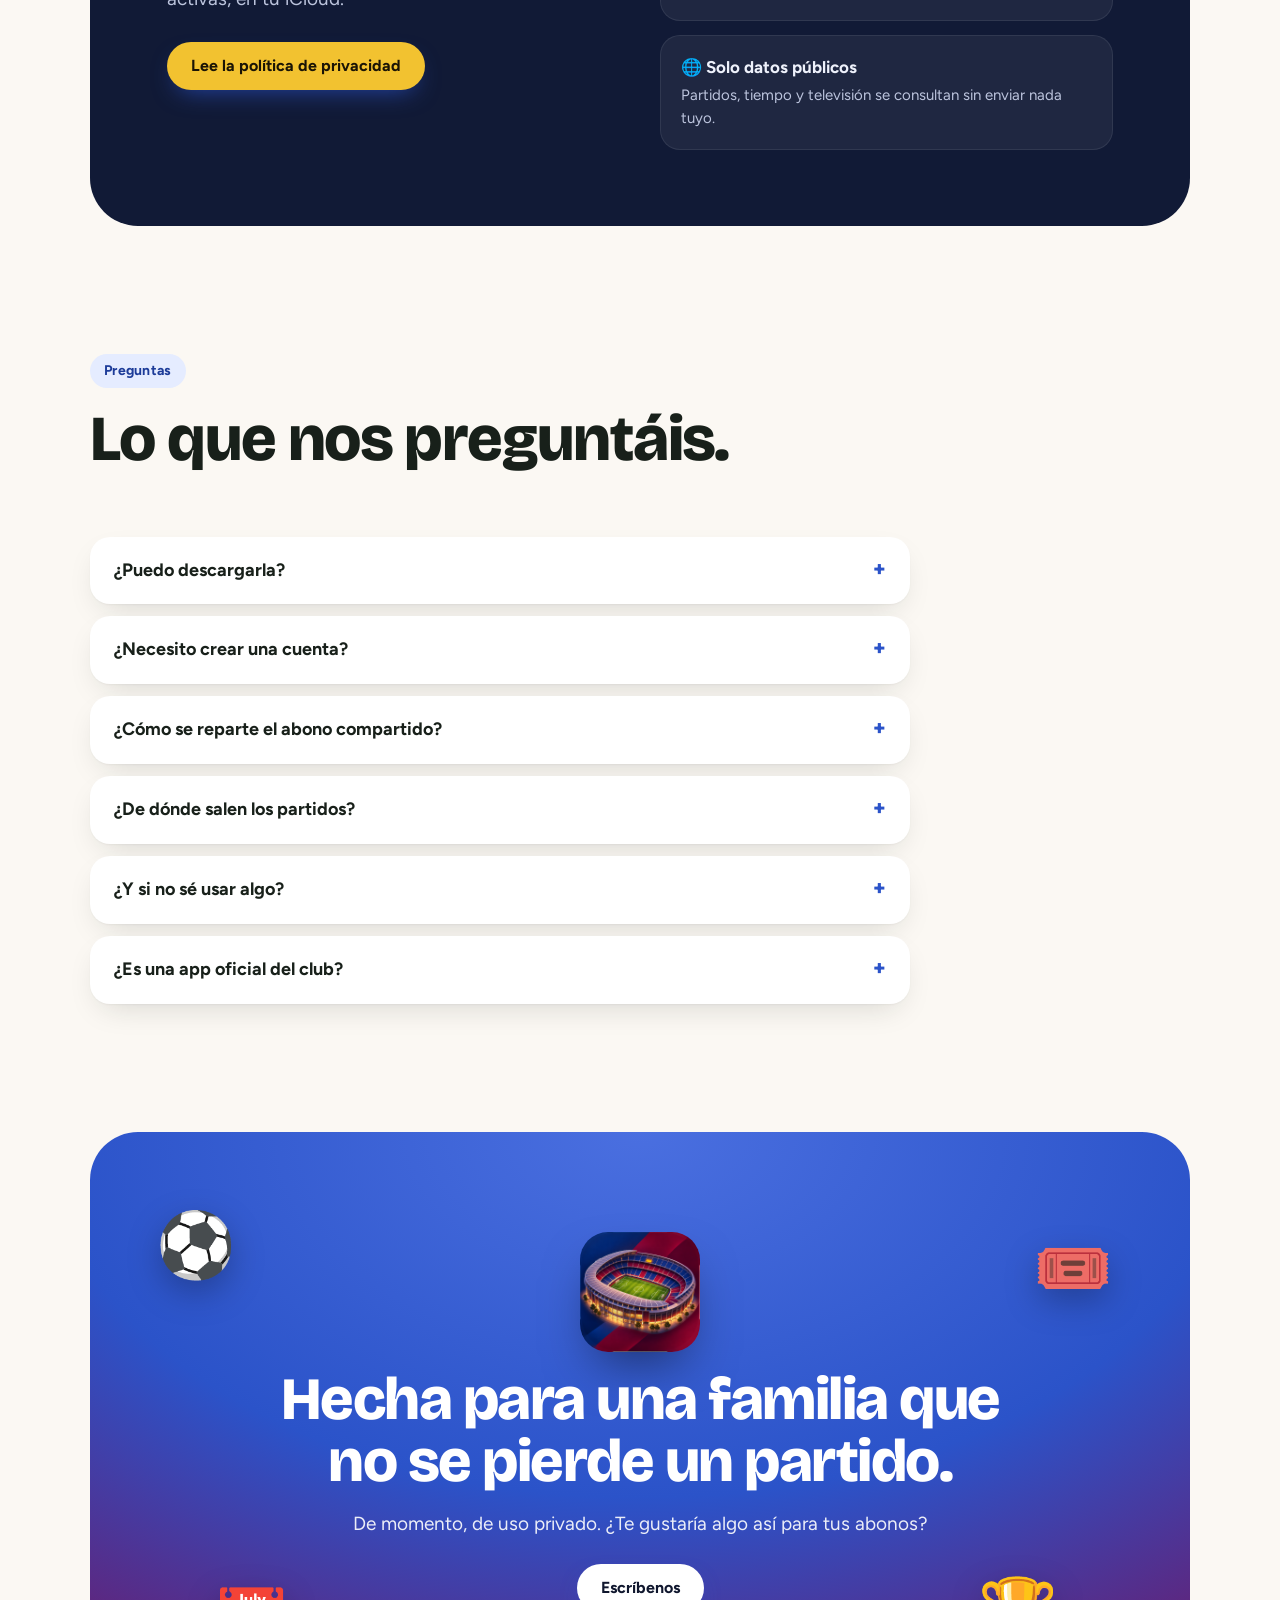
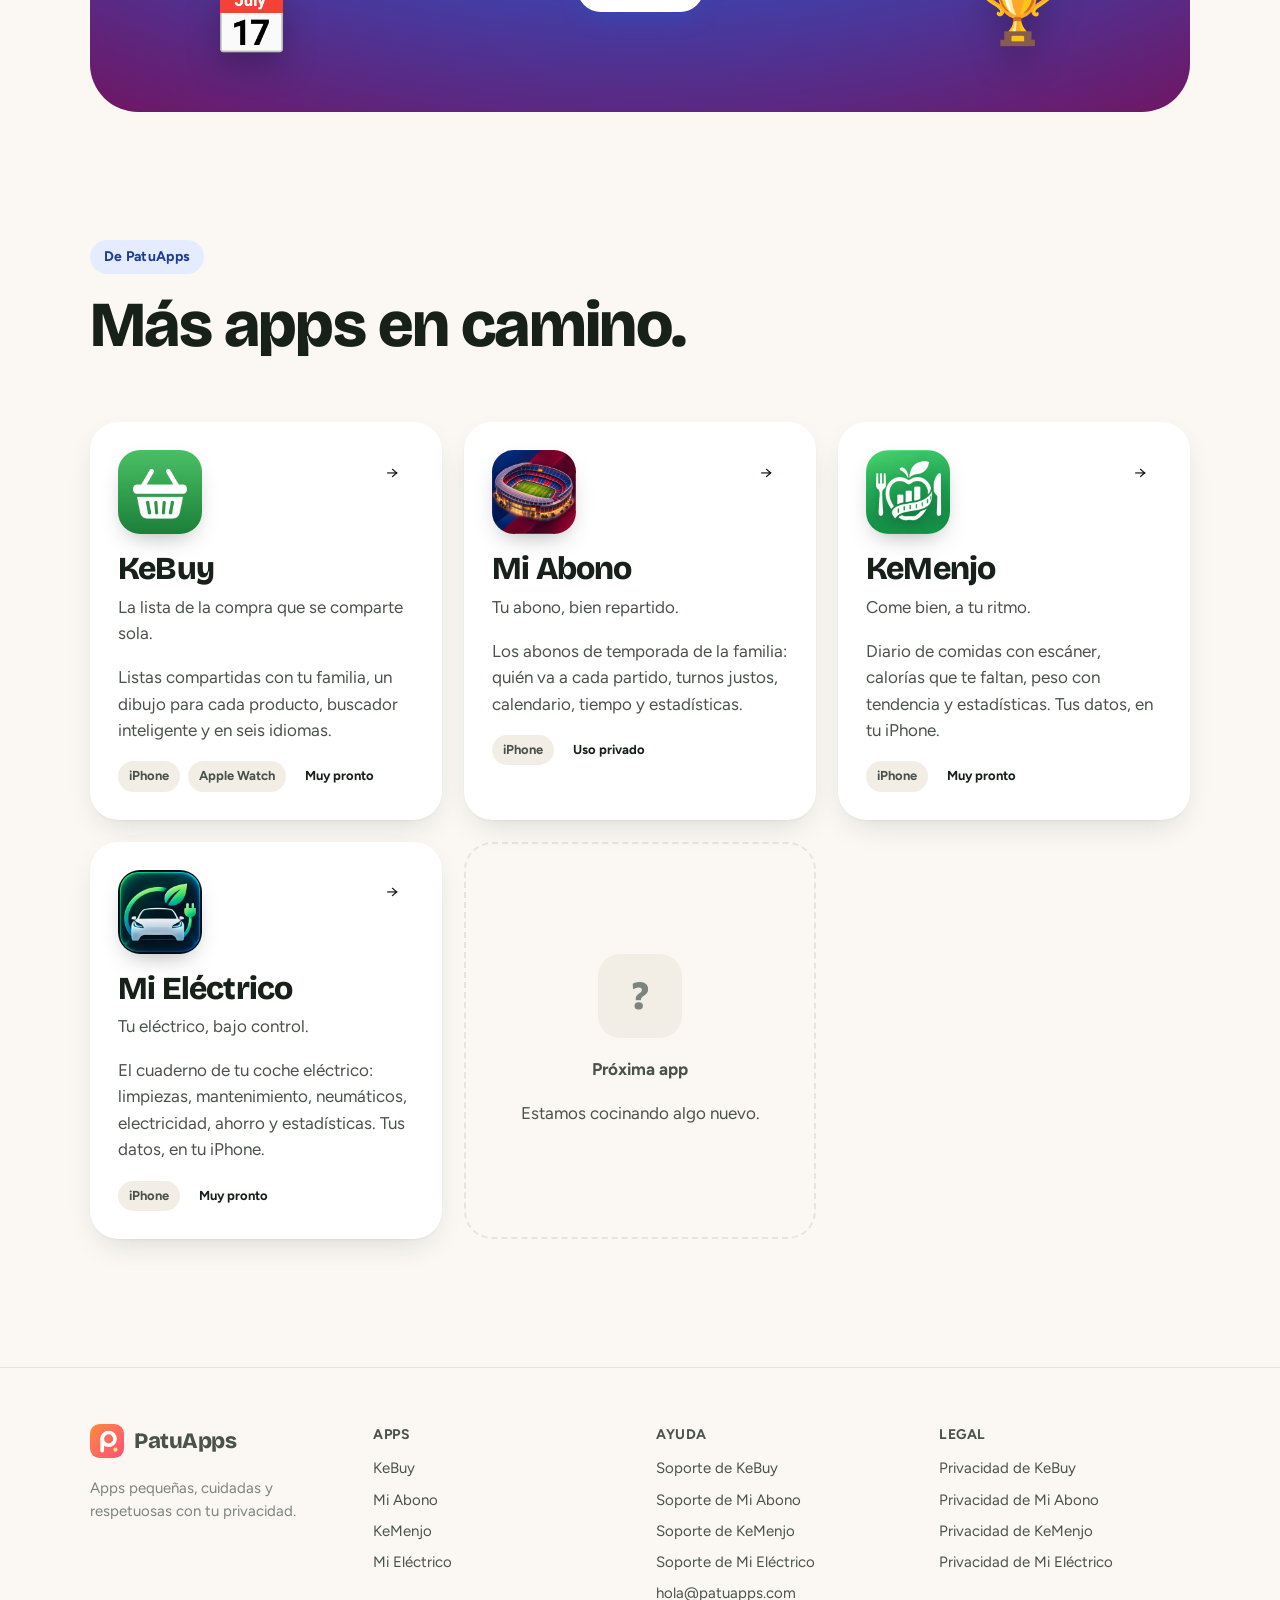
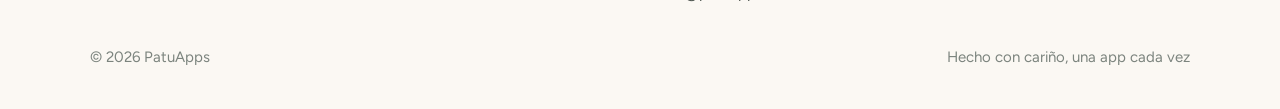
<file: miabono/index.html>
<!doctype html>
<html lang="es" data-root="../" data-app="miabono">
<head>
  <meta charset="utf-8">
  <meta name="viewport" content="width=device-width, initial-scale=1">
  <title>Mi Abono · Los abonos de la familia, bien repartidos</title>
  <meta name="description" content="Mi Abono organiza los abonos de temporada de la familia: quién va a cada partido, turnos justos para el abono compartido, calendario, tiempo en el estadio y estadísticas.">
  <meta property="og:title" content="Mi Abono · Tu abono, bien repartido">
  <meta property="og:description" content="Quién va a cada partido, turnos del abono compartido y todo lo vivido en el estadio.">
  <meta property="og:image" content="img/miabono-icon.png">
  <meta name="theme-color" content="#2B53C9">
  <link rel="icon" href="img/miabono-icon.png">
  <link rel="apple-touch-icon" href="img/miabono-icon.png">
  <link rel="preconnect" href="https://fonts.googleapis.com">
  <link rel="preconnect" href="https://fonts.gstatic.com" crossorigin>
  <link href="https://fonts.googleapis.com/css2?family=Bricolage+Grotesque:opsz,wght@12..96,600;12..96,800&family=Figtree:wght@400;500;600;700&display=swap" rel="stylesheet">
  <link rel="stylesheet" href="../assets/css/site.css">
  <link rel="stylesheet" href="miabono.css">
</head>
<body>
  <header data-site-header data-links='<a class="nav-hide" href="#funciones">Funciones</a><a class="nav-hide" href="#turnos">Turnos</a><a class="nav-hide" href="#privacidad">Privacidad</a>'></header>

  <main>
    <!-- ============ HERO ============ -->
    <section class="ma-hero">
      <div class="blob b1" aria-hidden="true"></div>
      <div class="blob b2" aria-hidden="true"></div>
      <div class="wrap">
        <div class="ma-hero-copy">
          <div class="app-id reveal">
            <img src="img/miabono-icon.png" alt="" width="64" height="64">
            <div><strong>Mi Abono</strong><span>Para iPhone</span></div>
          </div>
          <h1 class="reveal d1">Tu abono,<br><span class="hl">bien repartido.</span></h1>
          <p class="lead reveal d2">Los abonos de temporada de la familia, organizados: quién va a cada partido, turnos justos para el abono compartido y todo lo que habéis vivido en el estadio.</p>
          <div class="ctas reveal d3">
            <span class="store-badge private" aria-label="App de uso privado">
              <svg viewBox="0 0 24 24" fill="currentColor" aria-hidden="true"><path d="M12 2a5 5 0 0 0-5 5v3H6a2 2 0 0 0-2 2v8a2 2 0 0 0 2 2h12a2 2 0 0 0 2-2v-8a2 2 0 0 0-2-2h-1V7a5 5 0 0 0-5-5Zm-3 5a3 3 0 1 1 6 0v3H9V7Z"/></svg>
              <span><small>De momento</small><strong>Uso privado</strong></span>
            </span>
            <a class="btn ghost" href="#funciones">Ver cómo funciona</a>
          </div>
          <ul class="mini-proof reveal d3">
            <li><b>3</b> abonos, un calendario</li>
            <li><b>2</b> familias al día</li>
            <li><b>0</b> anuncios</li>
          </ul>
        </div>

        <div class="ma-hero-art" aria-hidden="true">
          <div class="phone p-back reveal d1" style="--w: clamp(200px, 24vw, 280px)"><img src="img/screens/calendario.jpg" alt=""></div>
          <div class="phone p-front reveal d2" style="--w: clamp(220px, 27vw, 310px)"><img src="img/screens/home.jpg" alt=""></div>
          <span class="flt" style="--x:-4%;--y:6%;--s:78px;--r:-12deg">⚽️</span>
          <span class="flt" style="--x:88%;--y:2%;--s:66px;--r:10deg;animation-delay:-2s">🎟️</span>
          <span class="flt" style="--x:92%;--y:52%;--s:70px;--r:-6deg;animation-delay:-4s">☀️</span>
          <span class="flt" style="--x:-8%;--y:64%;--s:76px;--r:8deg;animation-delay:-1s">🏆</span>
          <div class="toast t1"><span class="av" style="background:#d6365a">J</span><span><b>Jordi</b> ha asignado <b>18 partidos</b> del abono compartido</span></div>
          <div class="toast t2"><span class="ok">✓</span><span>Asistencia solicitada para el <b>domingo</b></span></div>
        </div>
      </div>
    </section>

    <!-- ============ CINTA ============ -->
    <section class="ribbon" aria-label="Algunas cosas que hace Mi Abono">
      <div class="track" data-ribbon="0"></div>
      <div class="track rev" data-ribbon="1"></div>
    </section>

    <!-- ============ FUNCIONES ============ -->
    <section class="section" id="funciones">
      <div class="wrap">
        <div class="section-head">
          <span class="eyebrow reveal">Funciones</span>
          <h2 class="reveal d1">Se acabó el «¿a quién le toca?». <span class="muted">Y el grupo de WhatsApp lleno de dudas.</span></h2>
        </div>

        <div class="bento">
          <article class="tile t-next reveal">
            <div class="copy">
              <span class="tag">🎟️ Siguiente partido</span>
              <h3>Quién va, de un vistazo</h3>
              <p>Cada abono con quién lo usa, su asiento en el plano del estadio y qué partido de la temporada será para cada uno. Si algo falta por decidir, te lo dice.</p>
            </div>
            <div class="shot"><div class="phone" style="--w: 250px"><img src="img/screens/home.jpg" alt="Pantalla principal con el siguiente partido en casa y quién va con cada abono" loading="lazy"></div></div>
          </article>

          <article class="tile t-turnos reveal d1" id="turnos">
            <div class="copy">
              <span class="tag">⚖️ Turnos justos</span>
              <h3>El abono compartido, por turnos</h3>
              <p>Semana par o impar para la liga, martes o miércoles para la Champions. Ves la propuesta antes de aplicarla y puedes ajustarla a mano.</p>
            </div>
            <div class="shot crop"><img src="img/screens/turnos.jpg" alt="Vista previa de la asignación de turnos del abono compartido" loading="lazy"></div>
          </article>

          <article class="tile t-cal reveal">
            <div class="copy">
              <span class="tag">📅 Calendario</span>
              <h3>Toda la temporada en un mes</h3>
              <p>Rival, competición y quién va en cada día. Los partidos fuera, también.</p>
            </div>
            <div class="shot crop"><img src="img/screens/calendario.jpg" alt="Calendario mensual con los partidos de la temporada" loading="lazy"></div>
          </article>

          <article class="tile t-tiempo reveal d1">
            <div class="copy">
              <span class="tag">🌦️ Tiempo</span>
              <h3>¿Paraguas o gorra?</h3>
              <p>Previsión hora a hora en el estadio y radar de lluvia el mismo día.</p>
            </div>
            <div class="wx" aria-hidden="true">
              <div><small>20:00</small><i>☀️</i><b>17°</b><em>0 %</em></div>
              <div><small>21:00</small><i>🌤️</i><b>16°</b><em>5 %</em></div>
              <div><small>22:00</small><i>☁️</i><b>15°</b><em>20 %</em></div>
              <div><small>23:00</small><i>🌧️</i><b>14°</b><em>60 %</em></div>
            </div>
          </article>

          <article class="tile t-stats reveal d2">
            <div class="copy">
              <span class="tag">🏆 Totales</span>
              <h3>Quién va más… y quién trae suerte</h3>
              <p>Asistencia por persona y por familia, resultados vistos, goleadores y el talismán de la temporada.</p>
            </div>
            <div class="shot crop"><img src="img/screens/totales.jpg" alt="Estadísticas de asistencia y talismán de la temporada" loading="lazy"></div>
          </article>

          <article class="tile t-sync reveal">
            <div class="copy">
              <span class="tag">👨‍👩‍👧‍👦 En familia</span>
              <h3>Las dos familias, siempre al día</h3>
              <p>Compartid los datos por iCloud con una invitación. Cuando el otro cambia un turno, cede un abono o solicita la asistencia, te llega un aviso. Lo tuyo no te lo avisa.</p>
            </div>
            <div class="notes" aria-hidden="true">
              <div class="note"><span class="ic">⚖️</span><span><b>Cambio de turno</b>Domingo: el abono compartido pasa a Pol y Nil.</span></div>
              <div class="note"><span class="ic">✉️</span><span><b>Asistencia solicitada</b>Marc la ha solicitado para el próximo partido.</span></div>
              <div class="note"><span class="ic">💺</span><span><b>Abono libre</b>Un abono queda sin usar. ¿Alguien se apunta?</span></div>
            </div>
          </article>

          <article class="tile t-match reveal d1">
            <div class="copy">
              <span class="tag">🔥 Día de partido</span>
              <h3>Del sofá a la grada</h3>
              <p>Cuenta atrás, cómo llegar y el marcador en directo en la pantalla bloqueada. Con widget y Siri: «¿A quién le toca?».</p>
            </div>
            <div class="score" aria-hidden="true">
              <span class="team home"></span>
              <div><b>2 – 1</b><small>67'</small></div>
              <span class="team away"></span>
            </div>
          </article>

          <article class="tile t-season reveal">
            <div class="copy">
              <span class="tag">📸 Para compartir</span>
              <h3>Vuestro año en el estadio</h3>
              <p>Un resumen de temporada para mandar al grupo: quién más ha ido, el talismán, la mejor victoria. Y los próximos partidos como imagen, texto, calendario o PDF.</p>
            </div>
            <div class="duo">
              <div class="phone" style="--w: 200px"><img src="img/screens/resumen.jpg" alt="Resumen de la temporada para compartir" loading="lazy"></div>
              <div class="phone" style="--w: 200px"><img src="img/screens/partido.jpg" alt="Ficha de un partido con el tiempo y los abonos" loading="lazy"></div>
            </div>
          </article>

          <article class="tile t-auto reveal d1">
            <div class="copy">
              <span class="tag">🔄 Automática</span>
              <h3>Se actualiza sola</h3>
              <p>Partidos, horarios, resultados, goleadores y televisión llegan solos. Si cambia una fecha, te avisa.</p>
            </div>
            <div class="refresh" aria-hidden="true"><i>↻</i></div>
          </article>
        </div>
      </div>
    </section>

    <!-- ============ CÓMO FUNCIONA ============ -->
    <section class="section" style="padding-top:0">
      <div class="wrap">
        <div class="section-head center">
          <span class="eyebrow reveal">Cómo funciona</span>
          <h2 class="reveal d1">Tres pasos y al estadio.</h2>
        </div>
        <ol class="steps">
          <li class="reveal"><span class="n">1</span><span class="emo">💺</span><h3>Coloca tus abonos</h3><p>Zona, fila y asiento de cada abono, señalados en el plano del estadio.</p></li>
          <li class="reveal d1"><span class="n">2</span><span class="emo">⚖️</span><h3>Reparte los turnos</h3><p>Genera la asignación de la temporada y ajusta a mano lo que haga falta.</p></li>
          <li class="reveal d2"><span class="n">3</span><span class="emo">🎉</span><h3>Disfruta del partido</h3><p>Marca quién va, solicita la asistencia y deja que la app lleve la cuenta.</p></li>
        </ol>
      </div>
    </section>

    <!-- ============ PRIVACIDAD ============ -->
    <section class="section" id="privacidad" style="padding-top:0">
      <div class="wrap">
        <div class="priv reveal">
          <div>
            <span class="eyebrow on-dark">Privacidad</span>
            <h2>Lo de casa, en casa.</h2>
            <p>Mi Abono no tiene servidores propios, ni cuentas, ni anuncios. Tus datos viven en tu iPhone y, si lo activas, en tu iCloud.</p>
            <a class="btn" href="privacidad.html">Lee la política de privacidad</a>
          </div>
          <ul class="priv-list">
            <li><b>👨‍👩‍👧 Solo para quien invitas</b><span>Lo compartido llega únicamente a las personas que aceptan tu invitación de iCloud.</span></li>
            <li><b>🔐 Lo privado, con Face ID</b><span>Las notas personales de cada uno quedan protegidas y nunca salen de su iPhone.</span></li>
            <li><b>📵 Sin rastreo</b><span>Ni analíticas, ni publicidad, ni datos vendidos a nadie.</span></li>
            <li><b>🌐 Solo datos públicos</b><span>Partidos, tiempo y televisión se consultan sin enviar nada tuyo.</span></li>
          </ul>
        </div>
      </div>
    </section>

    <!-- ============ PREGUNTAS ============ -->
    <section class="section" style="padding-top:0">
      <div class="wrap faq-wrap">
        <div class="section-head">
          <span class="eyebrow reveal">Preguntas</span>
          <h2 class="reveal d1">Lo que nos preguntáis.</h2>
        </div>
        <div class="faq">
          <details class="reveal"><summary>¿Puedo descargarla?</summary><p>De momento no. Mi Abono nació para organizar los abonos de una familia y hoy es de uso privado. Si te interesa, escríbenos.</p></details>
          <details class="reveal"><summary>¿Necesito crear una cuenta?</summary><p>No. Mi Abono usa tu iCloud para sincronizar y compartir, sin registros ni contraseñas nuevas.</p></details>
          <details class="reveal"><summary>¿Cómo se reparte el abono compartido?</summary><p>Con una regla sencilla: en liga, por semana par o impar; en Champions, por día. Siempre ves la propuesta antes de aplicarla y puedes cambiar cualquier partido a mano.</p></details>
          <details class="reveal"><summary>¿De dónde salen los partidos?</summary><p>De servicios públicos de resultados, del tiempo y de la televisión. La app solo consulta, no envía datos tuyos.</p></details>
          <details class="reveal"><summary>¿Y si no sé usar algo?</summary><p>La app lleva un manual completo dentro, con figuras y buscador.</p></details>
          <details class="reveal"><summary>¿Es una app oficial del club?</summary><p>No. Mi Abono es una app independiente y no está afiliada a ningún club de fútbol.</p></details>
        </div>
      </div>
    </section>

    <!-- ============ LLAMADA FINAL ============ -->
    <section class="section" id="contacto" style="padding-top:0">
      <div class="wrap">
        <div class="cta reveal">
          <img class="cta-icon" src="img/miabono-icon.png" alt="" width="120" height="120">
          <h2>Hecha para una familia que no se pierde un partido.</h2>
          <p>De momento, de uso privado. ¿Te gustaría algo así para tus abonos?</p>
          <a class="btn light" data-mail-btn href="#">Escríbenos</a>
          <span class="cta-flt f1" aria-hidden="true">⚽️</span>
          <span class="cta-flt f2" aria-hidden="true">🎟️</span>
          <span class="cta-flt f3" aria-hidden="true">📅</span>
          <span class="cta-flt f4" aria-hidden="true">🏆</span>
        </div>
      </div>
    </section>

    <section class="section" style="padding-top:0">
      <div class="wrap">
        <div class="section-head">
          <span class="eyebrow reveal">De PatuApps</span>
          <h2 class="reveal d1">Más apps en camino.</h2>
        </div>
        <div class="app-grid" data-app-grid></div>
      </div>
    </section>
  </main>

  <footer data-site-footer></footer>

  <script src="../assets/js/apps.js"></script>
  <script src="../assets/js/site.js"></script>
  <script src="miabono.js"></script>
</body>
</html>
</file>
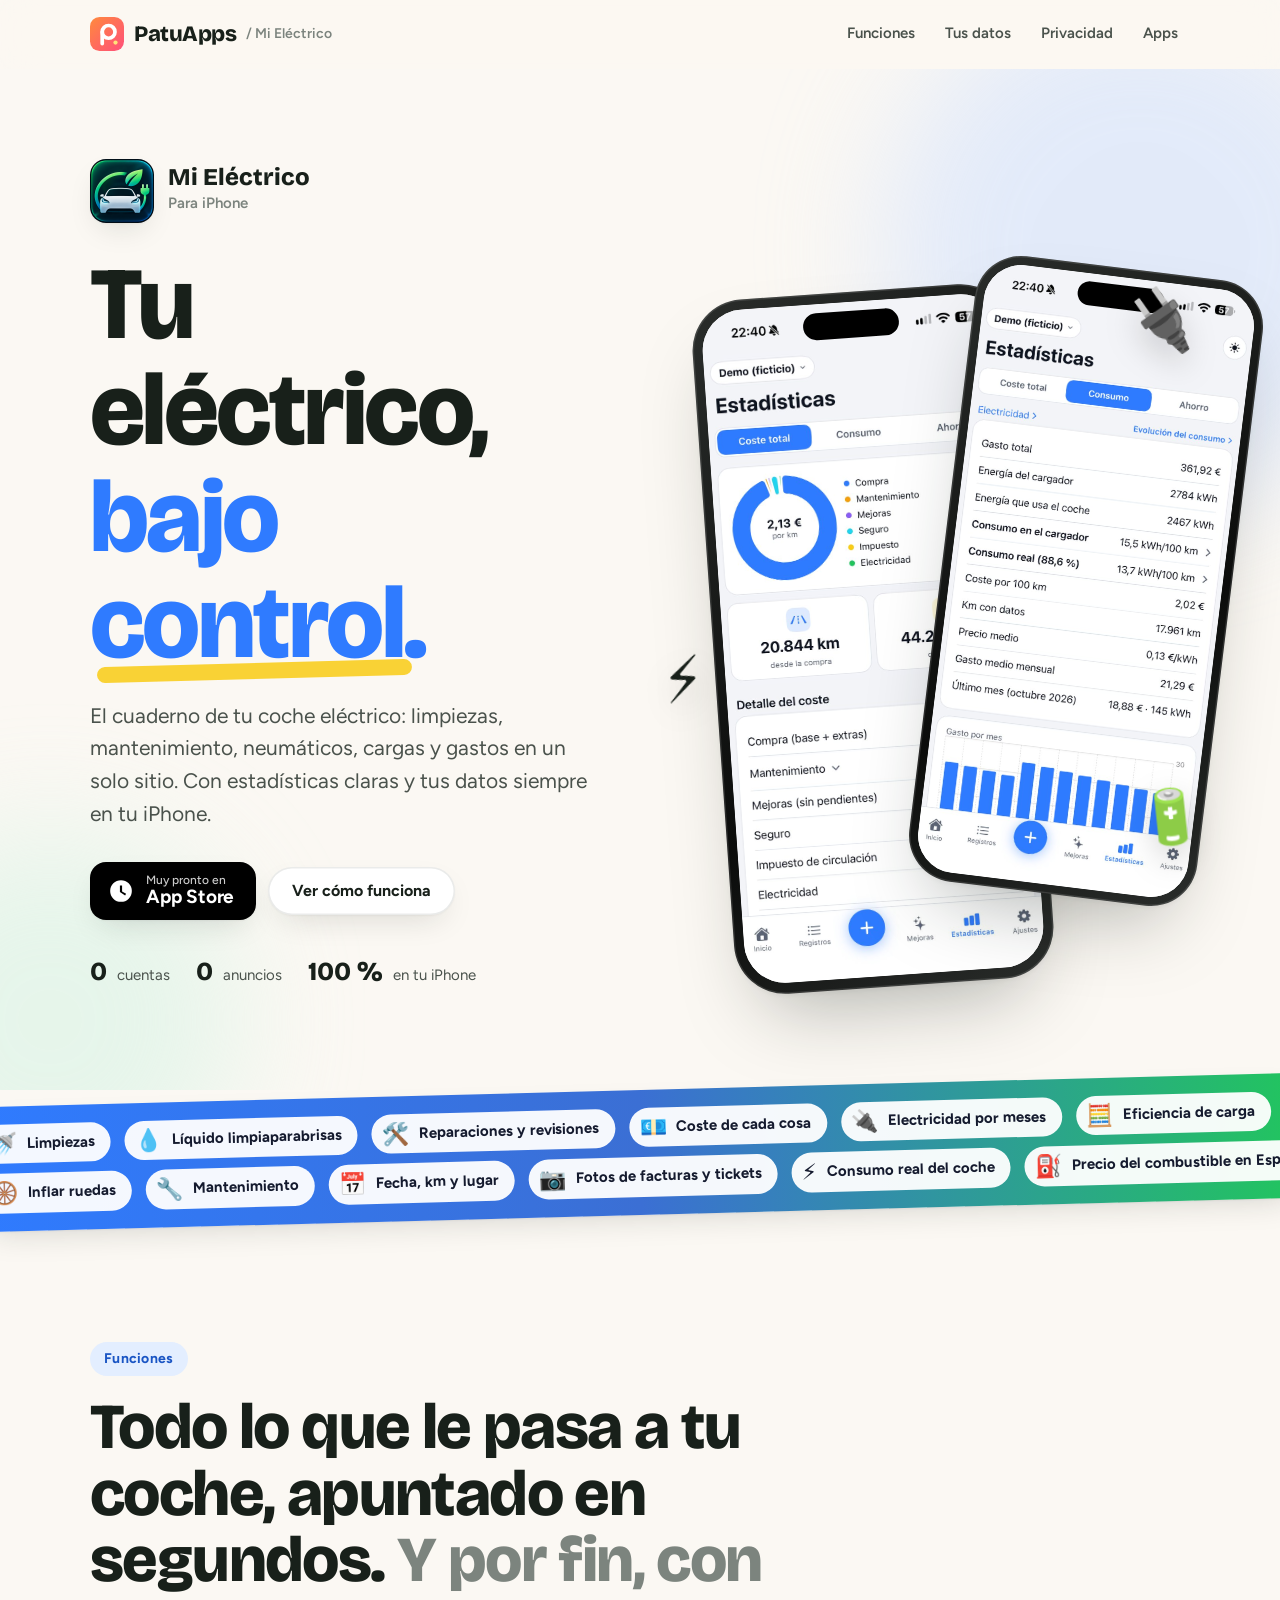
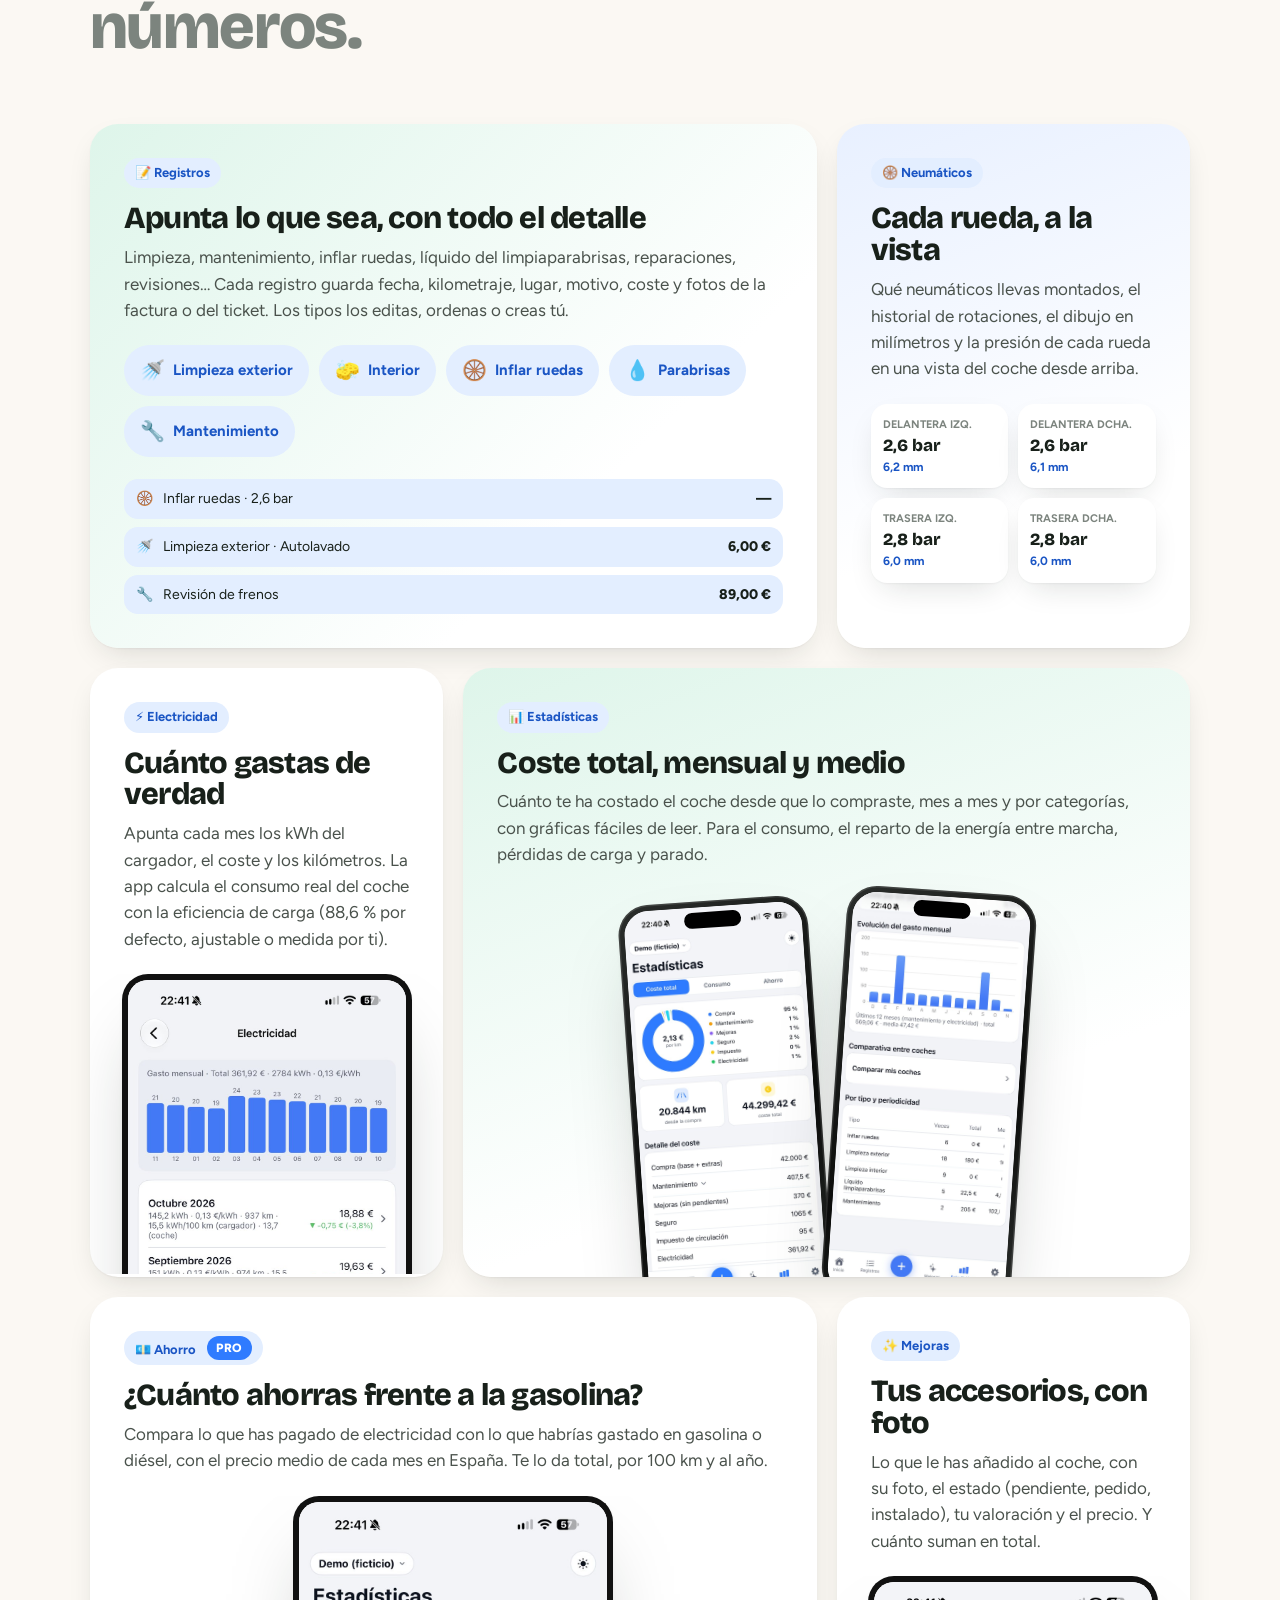
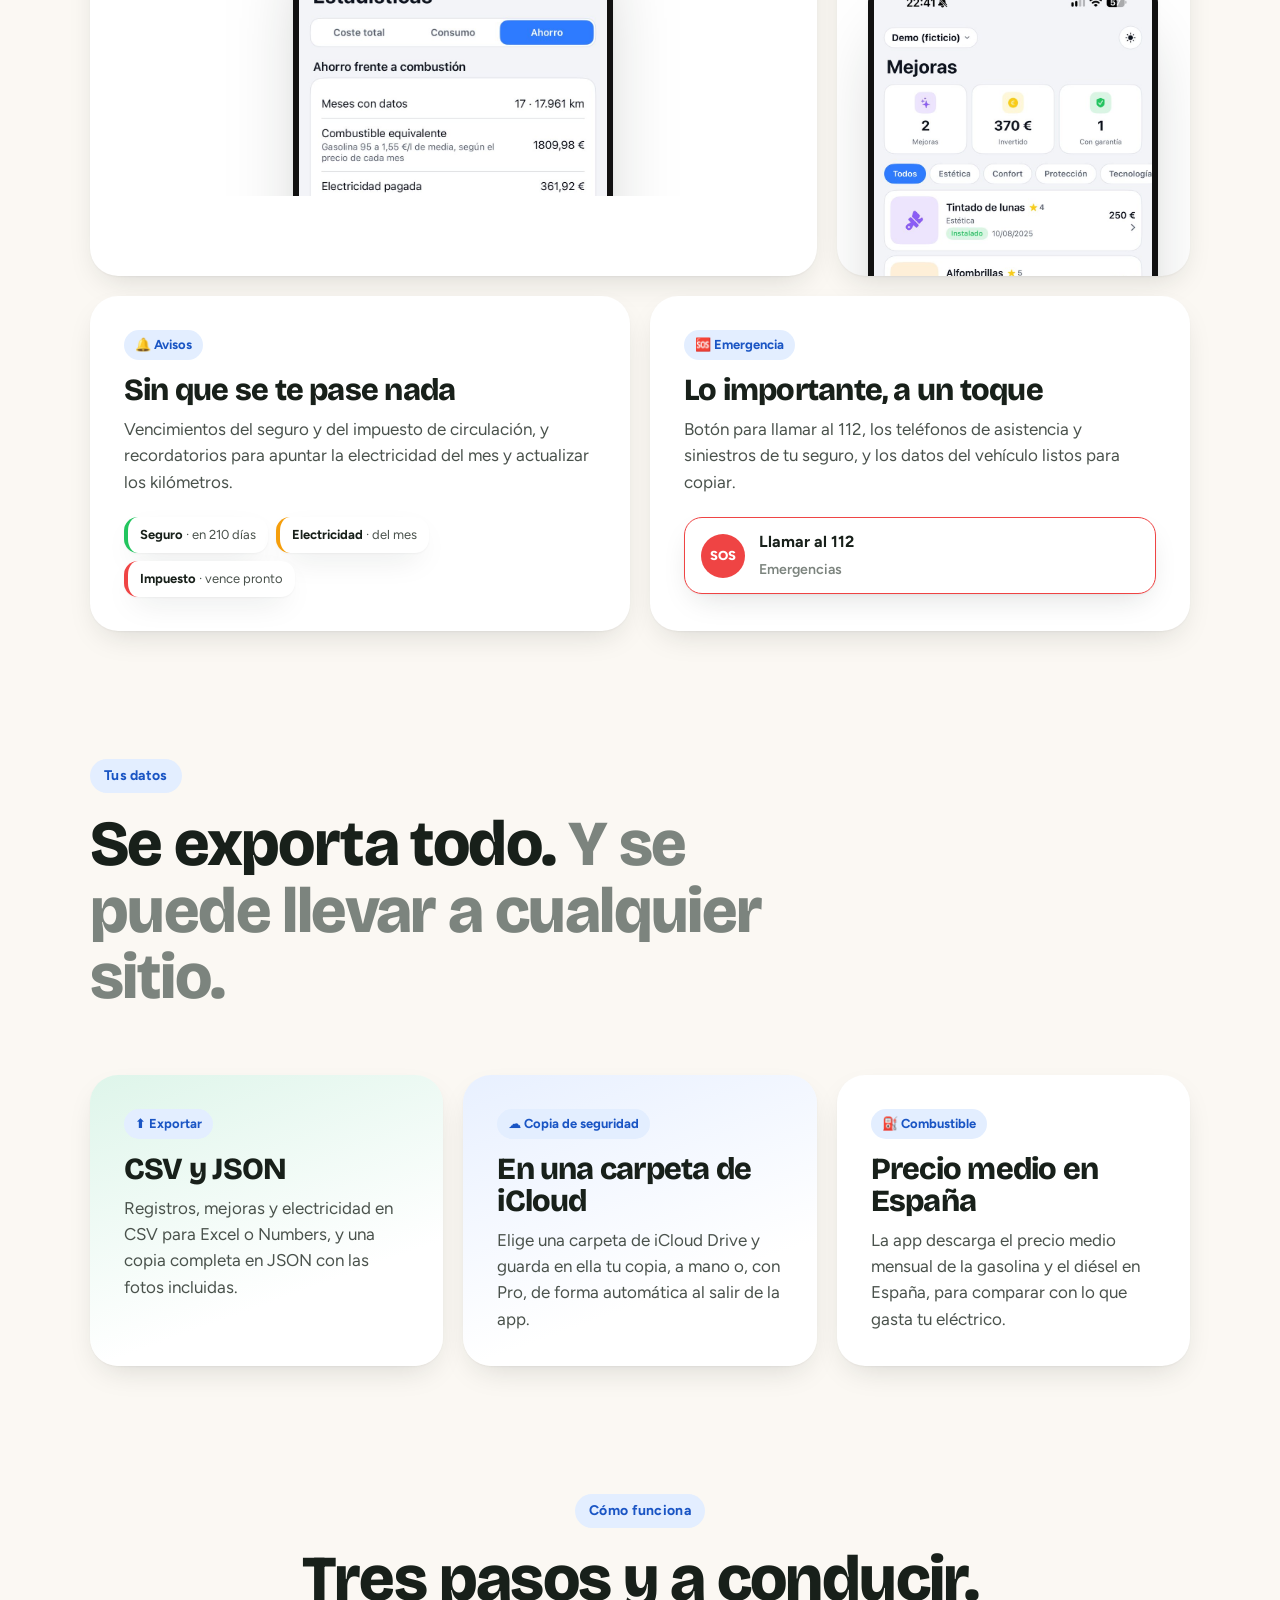
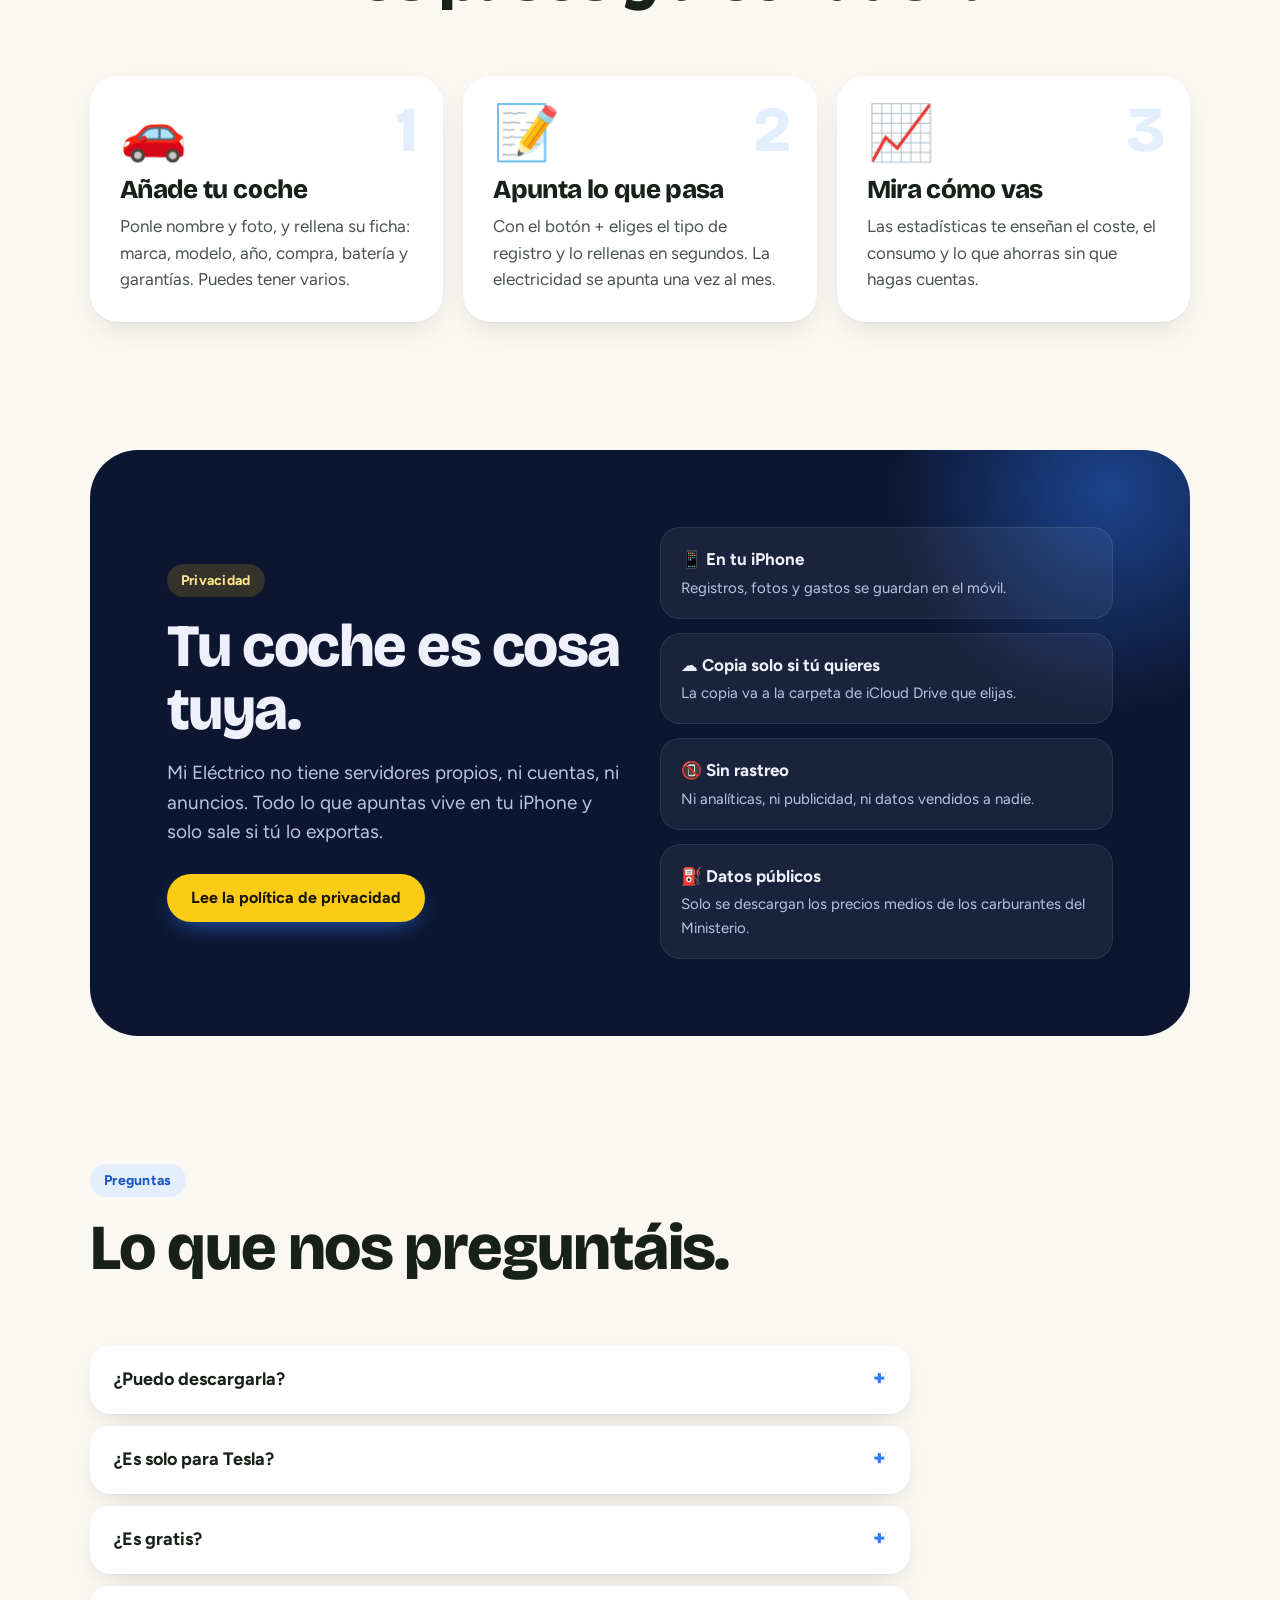
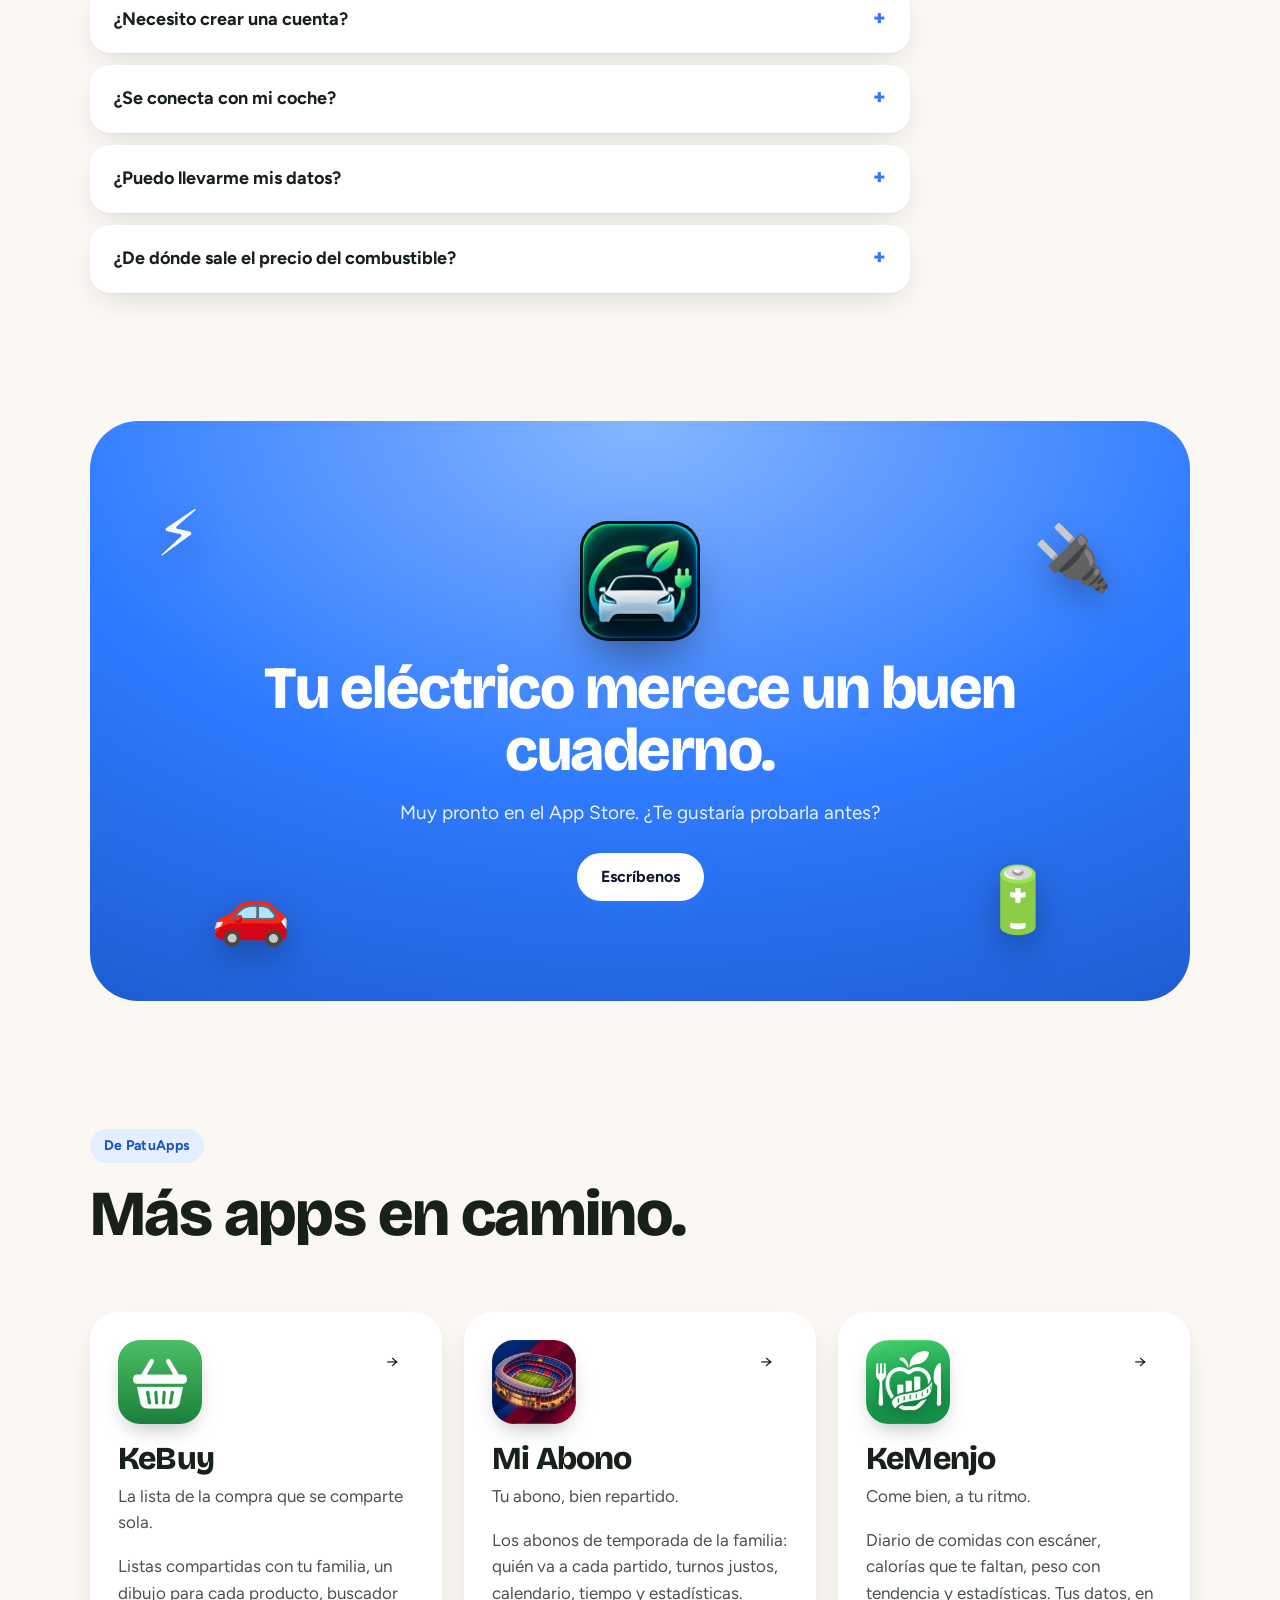
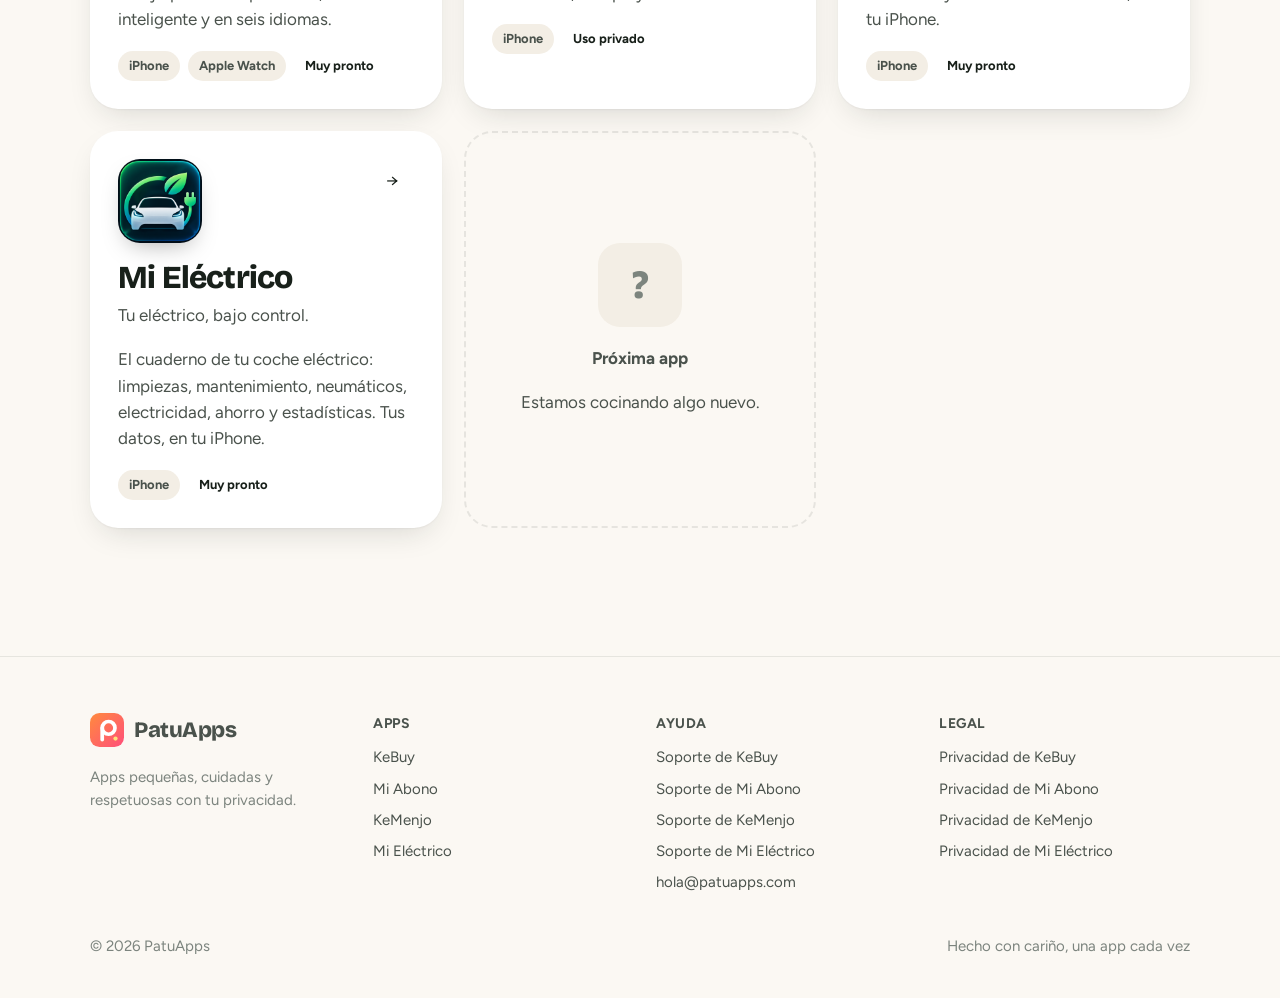
<file: mielectrico/index.html>
<!doctype html>
<html lang="es" data-root="../" data-app="mielectrico">
<head>
  <meta charset="utf-8">
  <meta name="viewport" content="width=device-width, initial-scale=1">
  <title>Mi Eléctrico · Tu eléctrico, bajo control</title>
  <meta name="description" content="Mi Eléctrico es el cuaderno de tu coche eléctrico para iPhone: limpiezas, mantenimiento, neumáticos, electricidad, ahorro frente a combustión y estadísticas, con tus datos exportables.">
  <meta property="og:title" content="Mi Eléctrico · Tu eléctrico, bajo control">
  <meta property="og:description" content="El cuaderno de tu coche eléctrico: registros, mantenimiento, neumáticos, electricidad y estadísticas. Tus datos, en tu iPhone.">
  <meta property="og:image" content="img/mielectrico-icon.png">
  <meta name="theme-color" content="#2f7bff">
  <link rel="icon" href="img/mielectrico-icon.png">
  <link rel="apple-touch-icon" href="img/mielectrico-icon.png">
  <link rel="preconnect" href="https://fonts.googleapis.com">
  <link rel="preconnect" href="https://fonts.gstatic.com" crossorigin>
  <link href="https://fonts.googleapis.com/css2?family=Bricolage+Grotesque:opsz,wght@12..96,600;12..96,800&family=Figtree:wght@400;500;600;700&display=swap" rel="stylesheet">
  <link rel="stylesheet" href="../assets/css/site.css">
  <link rel="stylesheet" href="mielectrico.css">
</head>
<body>
  <header data-site-header data-links='<a class="nav-hide" href="#funciones">Funciones</a><a class="nav-hide" href="#datos">Tus datos</a><a class="nav-hide" href="#privacidad">Privacidad</a>'></header>

  <main>
    <!-- ============ HERO ============ -->
    <section class="me-hero me-hero">
      <div class="blob b1" aria-hidden="true"></div>
      <div class="blob b2" aria-hidden="true"></div>
      <div class="wrap">
        <div class="me-hero-copy">
          <div class="app-id reveal">
            <img src="img/mielectrico-icon.png" alt="" width="64" height="64">
            <div><strong>Mi Eléctrico</strong><span>Para iPhone</span></div>
          </div>
          <h1 class="reveal d1">Tu eléctrico,<br><span class="hl">bajo control.</span></h1>
          <p class="lead reveal d2">El cuaderno de tu coche eléctrico: limpiezas, mantenimiento, neumáticos, cargas y gastos en un solo sitio. Con estadísticas claras y tus datos siempre en tu iPhone.</p>
          <div class="ctas reveal d3">
            <span class="store-badge" aria-label="Muy pronto en el App Store">
              <svg viewBox="0 0 24 24" fill="currentColor" aria-hidden="true"><path d="M12 2a10 10 0 1 0 0 20 10 10 0 0 0 0-20Zm1 5v5.4l3.7 2.2-.9 1.5L11 13V7h2Z"/></svg>
              <span><small>Muy pronto en</small><strong>App Store</strong></span>
            </span>
            <a class="btn ghost" href="#funciones">Ver cómo funciona</a>
          </div>
          <ul class="mini-proof reveal d3">
            <li><b>0</b> cuentas</li>
            <li><b>0</b> anuncios</li>
            <li><b>100 %</b> en tu iPhone</li>
          </ul>
        </div>

        <div class="me-hero-art me-hero-art" aria-hidden="true">
          <div class="phone p-front reveal d1" style="--w: clamp(230px, 28vw, 320px)"><img src="img/screens/coste-total.jpg" alt=""></div>
          <div class="phone p-back reveal d2" style="--w: clamp(210px, 25vw, 290px)"><img src="img/screens/consumo.jpg" alt=""></div>
          <span class="flt" style="--x:-2%;--y:62%;--s:76px;--r:-10deg">⚡</span>
          <span class="flt" style="--x:88%;--y:6%;--s:70px;--r:10deg;animation-delay:-2s">🔌</span>
          <span class="flt" style="--x:90%;--y:84%;--s:66px;--r:-6deg;animation-delay:-4s">🔋</span>
        </div>
      </div>
    </section>

    <!-- ============ CINTA ============ -->
    <section class="ribbon" aria-label="Algunas cosas que hace Mi Eléctrico">
      <div class="track" data-ribbon="0"></div>
      <div class="track rev" data-ribbon="1"></div>
    </section>

    <!-- ============ FUNCIONES ============ -->
    <section class="section" id="funciones">
      <div class="wrap">
        <div class="section-head">
          <span class="eyebrow reveal">Funciones</span>
          <h2 class="reveal d1">Todo lo que le pasa a tu coche, apuntado en segundos. <span class="muted">Y por fin, con números.</span></h2>
        </div>

        <div class="bento">
          <article class="tile k-wide k-add reveal">
            <div class="copy">
              <span class="tag">📝 Registros</span>
              <h3>Apunta lo que sea, con todo el detalle</h3>
              <p>Limpieza, mantenimiento, inflar ruedas, líquido del limpiaparabrisas, reparaciones, revisiones… Cada registro guarda fecha, kilometraje, lugar, motivo, coste y fotos de la factura o del ticket. Los tipos los editas, ordenas o creas tú.</p>
            </div>
            <div class="me-methods" aria-hidden="true">
              <span><i>🚿</i>Limpieza exterior</span><span><i>🧽</i>Interior</span><span><i>🛞</i>Inflar ruedas</span><span><i>💧</i>Parabrisas</span><span><i>🔧</i>Mantenimiento</span>
            </div>
            <div class="me-meals" aria-hidden="true">
              <div class="me-meal"><span>🛞</span><span>Inflar ruedas · 2,6 bar</span><b>—</b></div>
              <div class="me-meal"><span>🚿</span><span>Limpieza exterior · Autolavado</span><b>6,00 €</b></div>
              <div class="me-meal"><span>🔧</span><span>Revisión de frenos</span><b>89,00 €</b></div>
            </div>
          </article>

          <article class="tile k-third k-peach reveal d1">
            <div class="copy">
              <span class="tag">🛞 Neumáticos</span>
              <h3>Cada rueda, a la vista</h3>
              <p>Qué neumáticos llevas montados, el historial de rotaciones, el dibujo en milímetros y la presión de cada rueda en una vista del coche desde arriba.</p>
            </div>
            <div class="me-car" aria-hidden="true">
              <div><small>DELANTERA IZQ.</small><b>2,6 bar</b><em>6,2 mm</em></div>
              <div><small>DELANTERA DCHA.</small><b>2,6 bar</b><em>6,1 mm</em></div>
              <div><small>TRASERA IZQ.</small><b>2,8 bar</b><em>6,0 mm</em></div>
              <div><small>TRASERA DCHA.</small><b>2,8 bar</b><em>6,0 mm</em></div>
            </div>
          </article>

          <article class="tile k-third reveal">
            <div class="copy">
              <span class="tag">⚡ Electricidad</span>
              <h3>Cuánto gastas de verdad</h3>
              <p>Apunta cada mes los kWh del cargador, el coste y los kilómetros. La app calcula el consumo real del coche con la eficiencia de carga (88,6 % por defecto, ajustable o medida por ti).</p>
            </div>
            <div class="shot crop"><img src="img/screens/electricidad.jpg" alt="Pantalla de electricidad con el gasto mensual de ejemplo" loading="lazy"></div>
          </article>

          <article class="tile k-wide k-mint reveal d1">
            <div class="copy">
              <span class="tag">📊 Estadísticas</span>
              <h3>Coste total, mensual y medio</h3>
              <p>Cuánto te ha costado el coche desde que lo compraste, mes a mes y por categorías, con gráficas fáciles de leer. Para el consumo, el reparto de la energía entre marcha, pérdidas de carga y parado.</p>
            </div>
            <div class="duo" style="margin-bottom:-60px"><div class="phone" style="--w:190px"><img src="img/screens/coste-total.jpg" alt="Coste total del coche, con datos de ejemplo" loading="lazy"></div><div class="phone" style="--w:190px"><img src="img/screens/por-tipo.jpg" alt="Gasto mensual y periodicidad por tipo, con datos de ejemplo" loading="lazy"></div></div>
          </article>

          <article class="tile k-wide reveal">
            <div class="copy">
              <span class="tag">💶 Ahorro <span class="me-pro">PRO</span></span>
              <h3>¿Cuánto ahorras frente a la gasolina?</h3>
              <p>Compara lo que has pagado de electricidad con lo que habrías gastado en gasolina o diésel, con el precio medio de cada mes en España. Te lo da total, por 100 km y al año.</p>
            </div>
            <div class="shot crop"><img src="img/screens/ahorro.jpg" alt="Pantalla de ahorro frente a combustión con datos de ejemplo" loading="lazy"></div>
          </article>

          <article class="tile k-third reveal">
            <div class="copy">
              <span class="tag">✨ Mejoras</span>
              <h3>Tus accesorios, con foto</h3>
              <p>Lo que le has añadido al coche, con su foto, el estado (pendiente, pedido, instalado), tu valoración y el precio. Y cuánto suman en total.</p>
            </div>
            <div class="shot crop"><img src="img/screens/mejoras.jpg" alt="Pantalla de mejoras con datos de ejemplo" loading="lazy"></div>
          </article>

          <article class="tile k-half reveal d1">
            <div class="copy">
              <span class="tag">🔔 Avisos</span>
              <h3>Sin que se te pase nada</h3>
              <p>Vencimientos del seguro y del impuesto de circulación, y recordatorios para apuntar la electricidad del mes y actualizar los kilómetros.</p>
            </div>
            <div class="me-soon" aria-hidden="true">
              <span class="ok"><b>Seguro</b> · en 210 días</span><span class="warn"><b>Electricidad</b> · del mes</span><span class="red"><b>Impuesto</b> · vence pronto</span>
            </div>
          </article>

          <article class="tile k-half reveal d2">
            <div class="copy">
              <span class="tag">🆘 Emergencia</span>
              <h3>Lo importante, a un toque</h3>
              <p>Botón para llamar al 112, los teléfonos de asistencia y siniestros de tu seguro, y los datos del vehículo listos para copiar.</p>
            </div>
            <div class="me-sos" aria-hidden="true"><span>SOS</span><div><b>Llamar al 112</b><small>Emergencias</small></div></div>
          </article>
        </div>
      </div>
    </section>

    <!-- ============ DATOS ============ -->
    <section class="section" id="datos" style="padding-top:0">
      <div class="wrap">
        <div class="section-head">
          <span class="eyebrow reveal">Tus datos</span>
          <h2 class="reveal d1">Se exporta todo. <span class="muted">Y se puede llevar a cualquier sitio.</span></h2>
        </div>
        <div class="me-datos-list">
          <div class="bento">
            <article class="tile k-third k-mint reveal">
              <div class="copy">
                <span class="tag">⬆️ Exportar</span>
                <h3>CSV y JSON</h3>
                <p>Registros, mejoras y electricidad en CSV para Excel o Numbers, y una copia completa en JSON con las fotos incluidas.</p>
              </div>
            </article>
            <article class="tile k-third k-peach reveal d1">
              <div class="copy">
                <span class="tag">☁️ Copia de seguridad</span>
                <h3>En una carpeta de iCloud</h3>
                <p>Elige una carpeta de iCloud Drive y guarda en ella tu copia, a mano o, con Pro, de forma automática al salir de la app.</p>
              </div>
            </article>
            <article class="tile k-third reveal d2">
              <div class="copy">
                <span class="tag">⛽ Combustible</span>
                <h3>Precio medio en España</h3>
                <p>La app descarga el precio medio mensual de la gasolina y el diésel en España, para comparar con lo que gasta tu eléctrico.</p>
              </div>
            </article>
          </div>
        </div>
      </div>
    </section>

    <!-- ============ CÓMO FUNCIONA ============ -->
    <section class="section" style="padding-top:0">
      <div class="wrap">
        <div class="section-head center">
          <span class="eyebrow reveal">Cómo funciona</span>
          <h2 class="reveal d1">Tres pasos y a conducir.</h2>
        </div>
        <ol class="steps">
          <li class="reveal"><span class="n">1</span><span class="emo">🚗</span><h3>Añade tu coche</h3><p>Ponle nombre y foto, y rellena su ficha: marca, modelo, año, compra, batería y garantías. Puedes tener varios.</p></li>
          <li class="reveal d1"><span class="n">2</span><span class="emo">📝</span><h3>Apunta lo que pasa</h3><p>Con el botón + eliges el tipo de registro y lo rellenas en segundos. La electricidad se apunta una vez al mes.</p></li>
          <li class="reveal d2"><span class="n">3</span><span class="emo">📈</span><h3>Mira cómo vas</h3><p>Las estadísticas te enseñan el coste, el consumo y lo que ahorras sin que hagas cuentas.</p></li>
        </ol>
      </div>
    </section>

    <!-- ============ PRIVACIDAD ============ -->
    <section class="section" id="privacidad" style="padding-top:0">
      <div class="wrap">
        <div class="priv reveal">
          <div>
            <span class="eyebrow on-dark">Privacidad</span>
            <h2>Tu coche es cosa tuya.</h2>
            <p>Mi Eléctrico no tiene servidores propios, ni cuentas, ni anuncios. Todo lo que apuntas vive en tu iPhone y solo sale si tú lo exportas.</p>
            <a class="btn" href="privacidad.html">Lee la política de privacidad</a>
          </div>
          <ul class="priv-list">
            <li><b>📱 En tu iPhone</b><span>Registros, fotos y gastos se guardan en el móvil.</span></li>
            <li><b>☁️ Copia solo si tú quieres</b><span>La copia va a la carpeta de iCloud Drive que elijas.</span></li>
            <li><b>📵 Sin rastreo</b><span>Ni analíticas, ni publicidad, ni datos vendidos a nadie.</span></li>
            <li><b>⛽ Datos públicos</b><span>Solo se descargan los precios medios de los carburantes del Ministerio.</span></li>
          </ul>
        </div>
      </div>
    </section>

    <!-- ============ PREGUNTAS ============ -->
    <section class="section" style="padding-top:0">
      <div class="wrap faq-wrap">
        <div class="section-head">
          <span class="eyebrow reveal">Preguntas</span>
          <h2 class="reveal d1">Lo que nos preguntáis.</h2>
        </div>
        <div class="faq">
          <details class="reveal"><summary>¿Puedo descargarla?</summary><p>Todavía no: Mi Eléctrico llegará muy pronto al App Store. Si quieres probarla antes, escríbenos.</p></details>
          <details class="reveal"><summary>¿Es solo para Tesla?</summary><p>No. Sirve para cualquier coche eléctrico. Puedes ponerle la marca, el modelo y la foto que quieras, y si no eliges ninguna se usa una imagen genérica.</p></details>
          <details class="reveal"><summary>¿Es gratis?</summary><p>Casi todo sí. Está pensada con un único pago opcional, de por vida y sin suscripción, para las funciones avanzadas: el ahorro frente a combustión, el reparto de consumo, varios coches, importar de Tessie y la copia automática.</p></details>
          <details class="reveal"><summary>¿Necesito crear una cuenta?</summary><p>No. Mi Eléctrico no pide correo, ni contraseña, ni registro.</p></details>
          <details class="reveal"><summary>¿Se conecta con mi coche?</summary><p>No. Los datos los apuntas tú. Si usas Tessie, puedes importar sus archivos CSV de cargas.</p></details>
          <details class="reveal"><summary>¿Puedo llevarme mis datos?</summary><p>Sí. Exporta en CSV o en JSON, con las fotos incluidas, y guarda copias de seguridad cuando quieras.</p></details>
          <details class="reveal"><summary>¿De dónde sale el precio del combustible?</summary><p>De los datos públicos del Ministerio, con el precio medio mensual de la gasolina 95 y del diésel en España.</p></details>
        </div>
      </div>
    </section>

    <!-- ============ LLAMADA FINAL ============ -->
    <section class="section" id="contacto" style="padding-top:0">
      <div class="wrap">
        <div class="cta reveal">
          <img class="cta-icon" src="img/mielectrico-icon.png" alt="" width="120" height="120">
          <h2>Tu eléctrico merece un buen cuaderno.</h2>
          <p>Muy pronto en el App Store. ¿Te gustaría probarla antes?</p>
          <a class="btn light" data-mail-btn href="#">Escríbenos</a>
          <span class="cta-flt f1" aria-hidden="true">⚡</span>
          <span class="cta-flt f2" aria-hidden="true">🔌</span>
          <span class="cta-flt f3" aria-hidden="true">🚗</span>
          <span class="cta-flt f4" aria-hidden="true">🔋</span>
        </div>
      </div>
    </section>

    <section class="section" style="padding-top:0">
      <div class="wrap">
        <div class="section-head">
          <span class="eyebrow reveal">De PatuApps</span>
          <h2 class="reveal d1">Más apps en camino.</h2>
        </div>
        <div class="app-grid" data-app-grid></div>
      </div>
    </section>
  </main>

  <footer data-site-footer></footer>

  <script src="../assets/js/apps.js"></script>
  <script src="../assets/js/site.js"></script>
  <script src="mielectrico.js"></script>
</body>
</html>
</file>
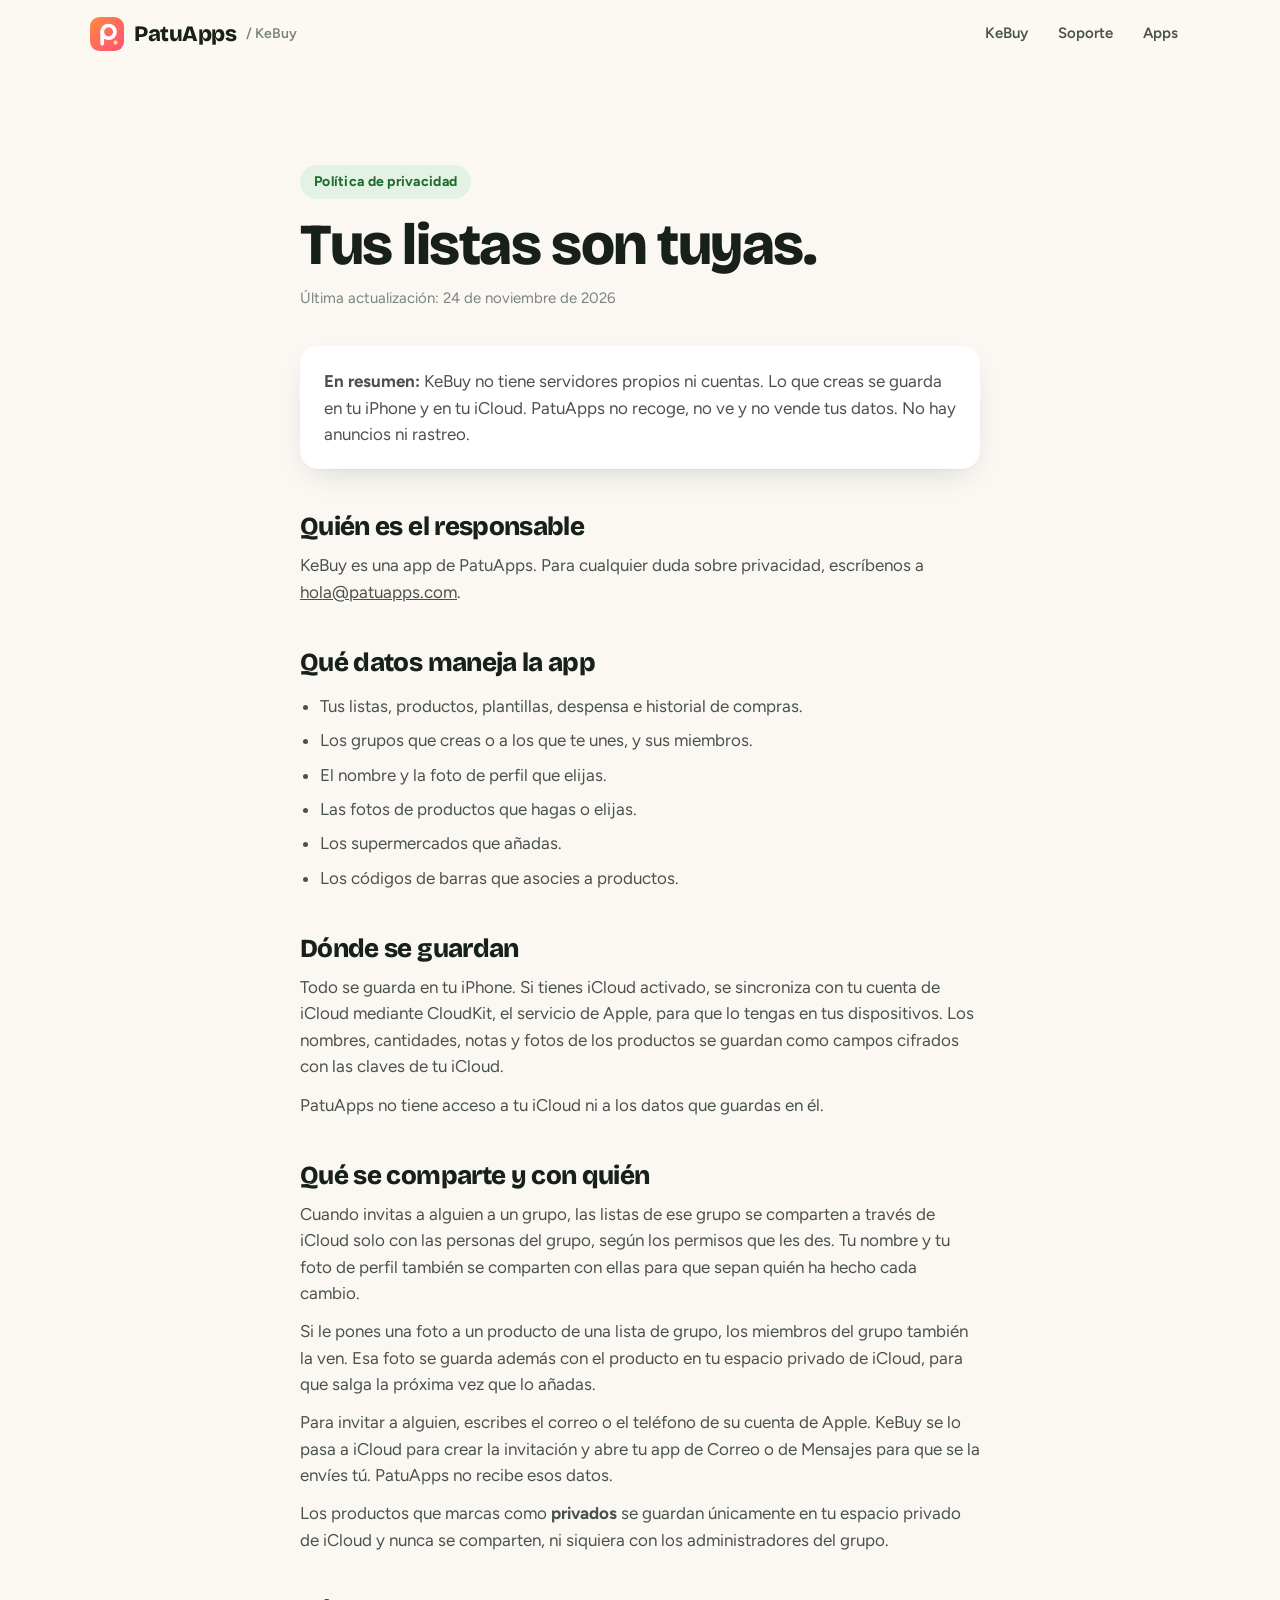
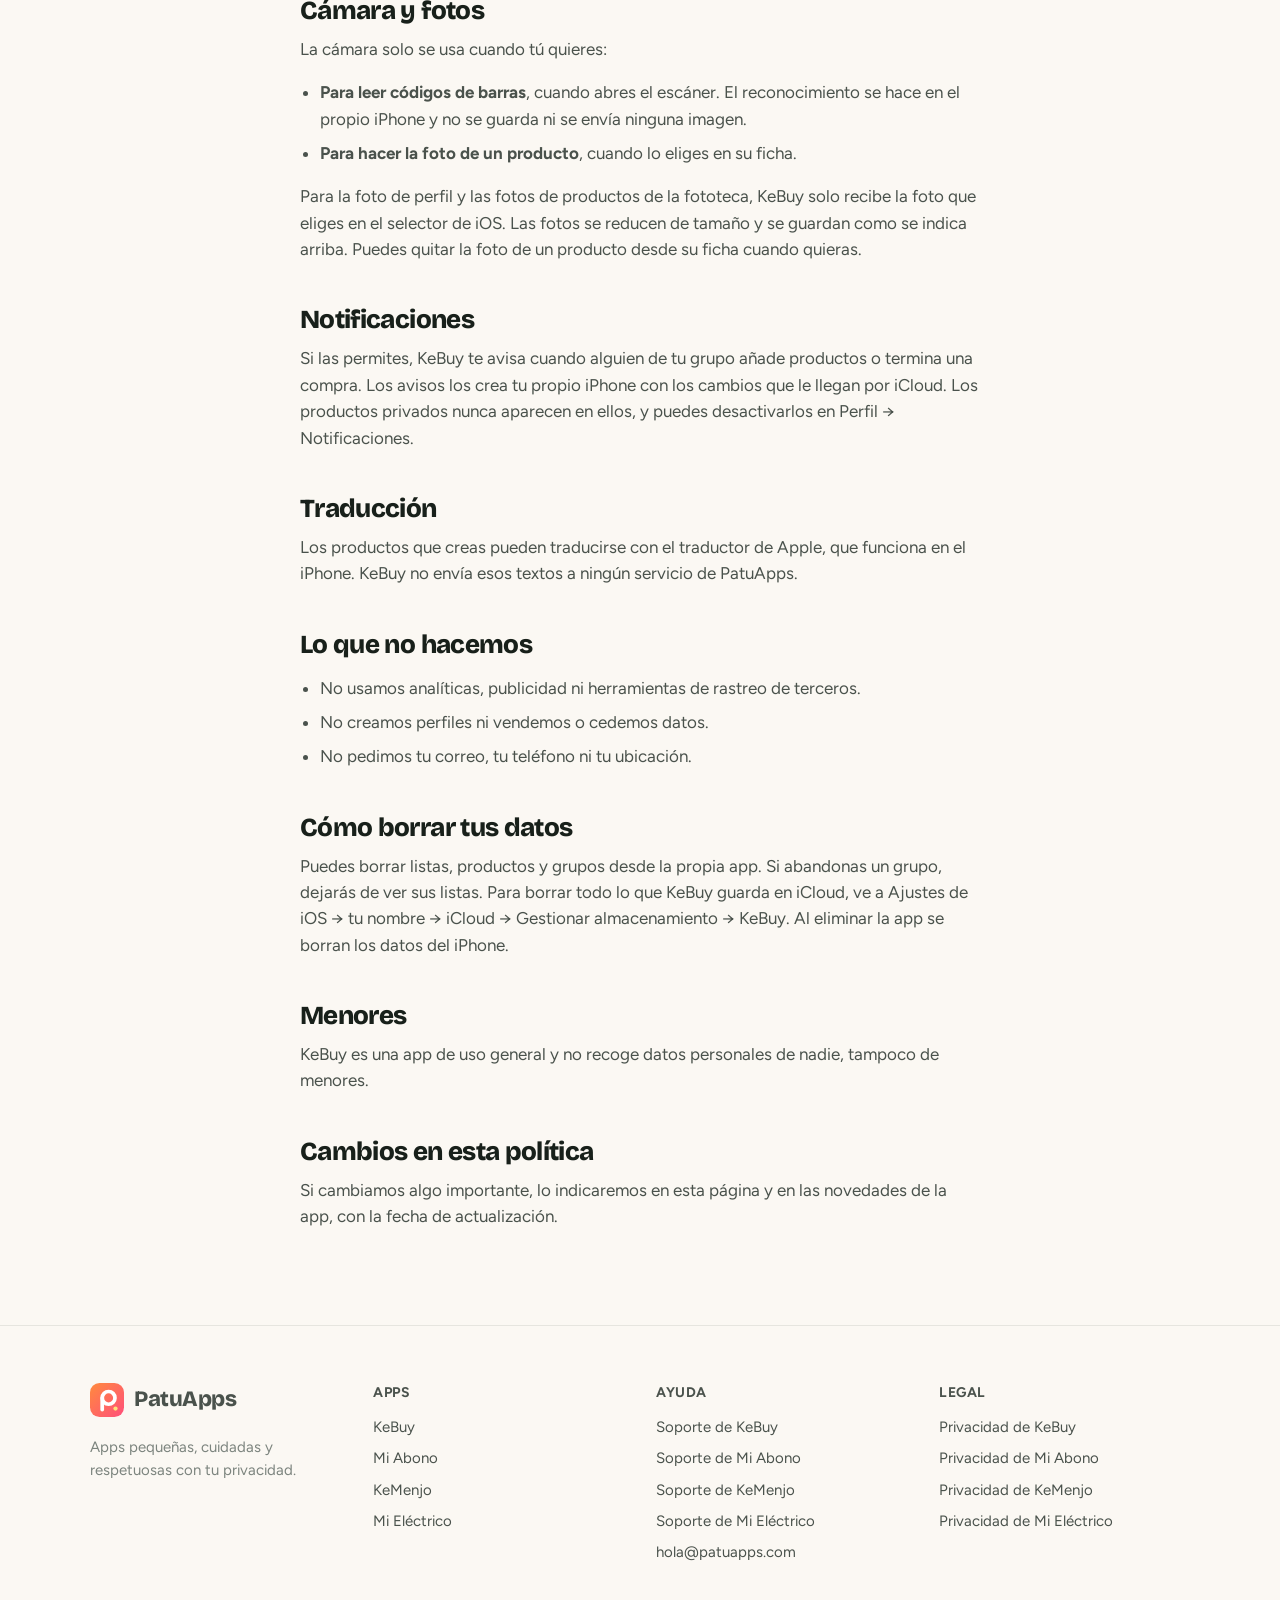
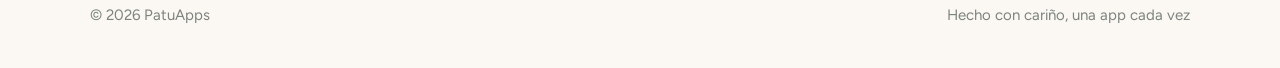
<file: kebuy/privacidad.html>
<!doctype html>
<html lang="es" data-root="../" data-app="kebuy">
<head>
  <meta charset="utf-8">
  <meta name="viewport" content="width=device-width, initial-scale=1">
  <title>Privacidad · KeBuy</title>
  <meta name="description" content="Política de privacidad de KeBuy, de PatuApps.">
  <link rel="icon" href="img/kebuy-icon.png">
  <link rel="preconnect" href="https://fonts.googleapis.com">
  <link rel="preconnect" href="https://fonts.gstatic.com" crossorigin>
  <link href="https://fonts.googleapis.com/css2?family=Bricolage+Grotesque:opsz,wght@12..96,600;12..96,800&family=Figtree:wght@400;500;600;700&display=swap" rel="stylesheet">
  <link rel="stylesheet" href="../assets/css/site.css">
  <link rel="stylesheet" href="kebuy.css">
</head>
<body>
  <header data-site-header data-links='<a href="./">KeBuy</a><a class="nav-hide" href="soporte.html">Soporte</a>'></header>
  <main class="doc">
    <span class="eyebrow">Política de privacidad</span>
    <h1>Tus listas son tuyas.</h1>
    <p class="updated">Última actualización: 24 de noviembre de 2026</p>

    <div class="card">
      <p><strong>En resumen:</strong> KeBuy no tiene servidores propios ni cuentas. Lo que creas se guarda en tu iPhone y en tu iCloud. PatuApps no recoge, no ve y no vende tus datos. No hay anuncios ni rastreo.</p>
    </div>

    <h2>Quién es el responsable</h2>
    <p>KeBuy es una app de PatuApps. Para cualquier duda sobre privacidad, escríbenos a <a data-mail href="#"></a>.</p>

    <h2>Qué datos maneja la app</h2>
    <ul>
      <li>Tus listas, productos, plantillas, despensa e historial de compras.</li>
      <li>Los grupos que creas o a los que te unes, y sus miembros.</li>
      <li>El nombre y la foto de perfil que elijas.</li>
      <li>Las fotos de productos que hagas o elijas.</li>
      <li>Los supermercados que añadas.</li>
      <li>Los códigos de barras que asocies a productos.</li>
    </ul>

    <h2>Dónde se guardan</h2>
    <p>Todo se guarda en tu iPhone. Si tienes iCloud activado, se sincroniza con tu cuenta de iCloud mediante CloudKit, el servicio de Apple, para que lo tengas en tus dispositivos. Los nombres, cantidades, notas y fotos de los productos se guardan como campos cifrados con las claves de tu iCloud.</p>
    <p>PatuApps no tiene acceso a tu iCloud ni a los datos que guardas en él.</p>

    <h2>Qué se comparte y con quién</h2>
    <p>Cuando invitas a alguien a un grupo, las listas de ese grupo se comparten a través de iCloud solo con las personas del grupo, según los permisos que les des. Tu nombre y tu foto de perfil también se comparten con ellas para que sepan quién ha hecho cada cambio.</p>
    <p>Si le pones una foto a un producto de una lista de grupo, los miembros del grupo también la ven. Esa foto se guarda además con el producto en tu espacio privado de iCloud, para que salga la próxima vez que lo añadas.</p>
    <p>Para invitar a alguien, escribes el correo o el teléfono de su cuenta de Apple. KeBuy se lo pasa a iCloud para crear la invitación y abre tu app de Correo o de Mensajes para que se la envíes tú. PatuApps no recibe esos datos.</p>
    <p>Los productos que marcas como <strong>privados</strong> se guardan únicamente en tu espacio privado de iCloud y nunca se comparten, ni siquiera con los administradores del grupo.</p>

    <h2>Cámara y fotos</h2>
    <p>La cámara solo se usa cuando tú quieres:</p>
    <ul>
      <li><strong>Para leer códigos de barras</strong>, cuando abres el escáner. El reconocimiento se hace en el propio iPhone y no se guarda ni se envía ninguna imagen.</li>
      <li><strong>Para hacer la foto de un producto</strong>, cuando lo eliges en su ficha.</li>
    </ul>
    <p>Para la foto de perfil y las fotos de productos de la fototeca, KeBuy solo recibe la foto que eliges en el selector de iOS. Las fotos se reducen de tamaño y se guardan como se indica arriba. Puedes quitar la foto de un producto desde su ficha cuando quieras.</p>

    <h2>Notificaciones</h2>
    <p>Si las permites, KeBuy te avisa cuando alguien de tu grupo añade productos o termina una compra. Los avisos los crea tu propio iPhone con los cambios que le llegan por iCloud. Los productos privados nunca aparecen en ellos, y puedes desactivarlos en Perfil → Notificaciones.</p>

    <h2>Traducción</h2>
    <p>Los productos que creas pueden traducirse con el traductor de Apple, que funciona en el iPhone. KeBuy no envía esos textos a ningún servicio de PatuApps.</p>

    <h2>Lo que no hacemos</h2>
    <ul>
      <li>No usamos analíticas, publicidad ni herramientas de rastreo de terceros.</li>
      <li>No creamos perfiles ni vendemos o cedemos datos.</li>
      <li>No pedimos tu correo, tu teléfono ni tu ubicación.</li>
    </ul>

    <h2>Cómo borrar tus datos</h2>
    <p>Puedes borrar listas, productos y grupos desde la propia app. Si abandonas un grupo, dejarás de ver sus listas. Para borrar todo lo que KeBuy guarda en iCloud, ve a Ajustes de iOS → tu nombre → iCloud → Gestionar almacenamiento → KeBuy. Al eliminar la app se borran los datos del iPhone.</p>

    <h2>Menores</h2>
    <p>KeBuy es una app de uso general y no recoge datos personales de nadie, tampoco de menores.</p>

    <h2>Cambios en esta política</h2>
    <p>Si cambiamos algo importante, lo indicaremos en esta página y en las novedades de la app, con la fecha de actualización.</p>
  </main>
  <footer data-site-footer></footer>
  <script src="../assets/js/apps.js"></script>
  <script src="../assets/js/site.js"></script>
  <script>document.querySelectorAll("[data-mail]").forEach(a => { a.href = "mailto:" + PATU.contactEmail; a.textContent = PATU.contactEmail; });</script>
</body>
</html>
</file>
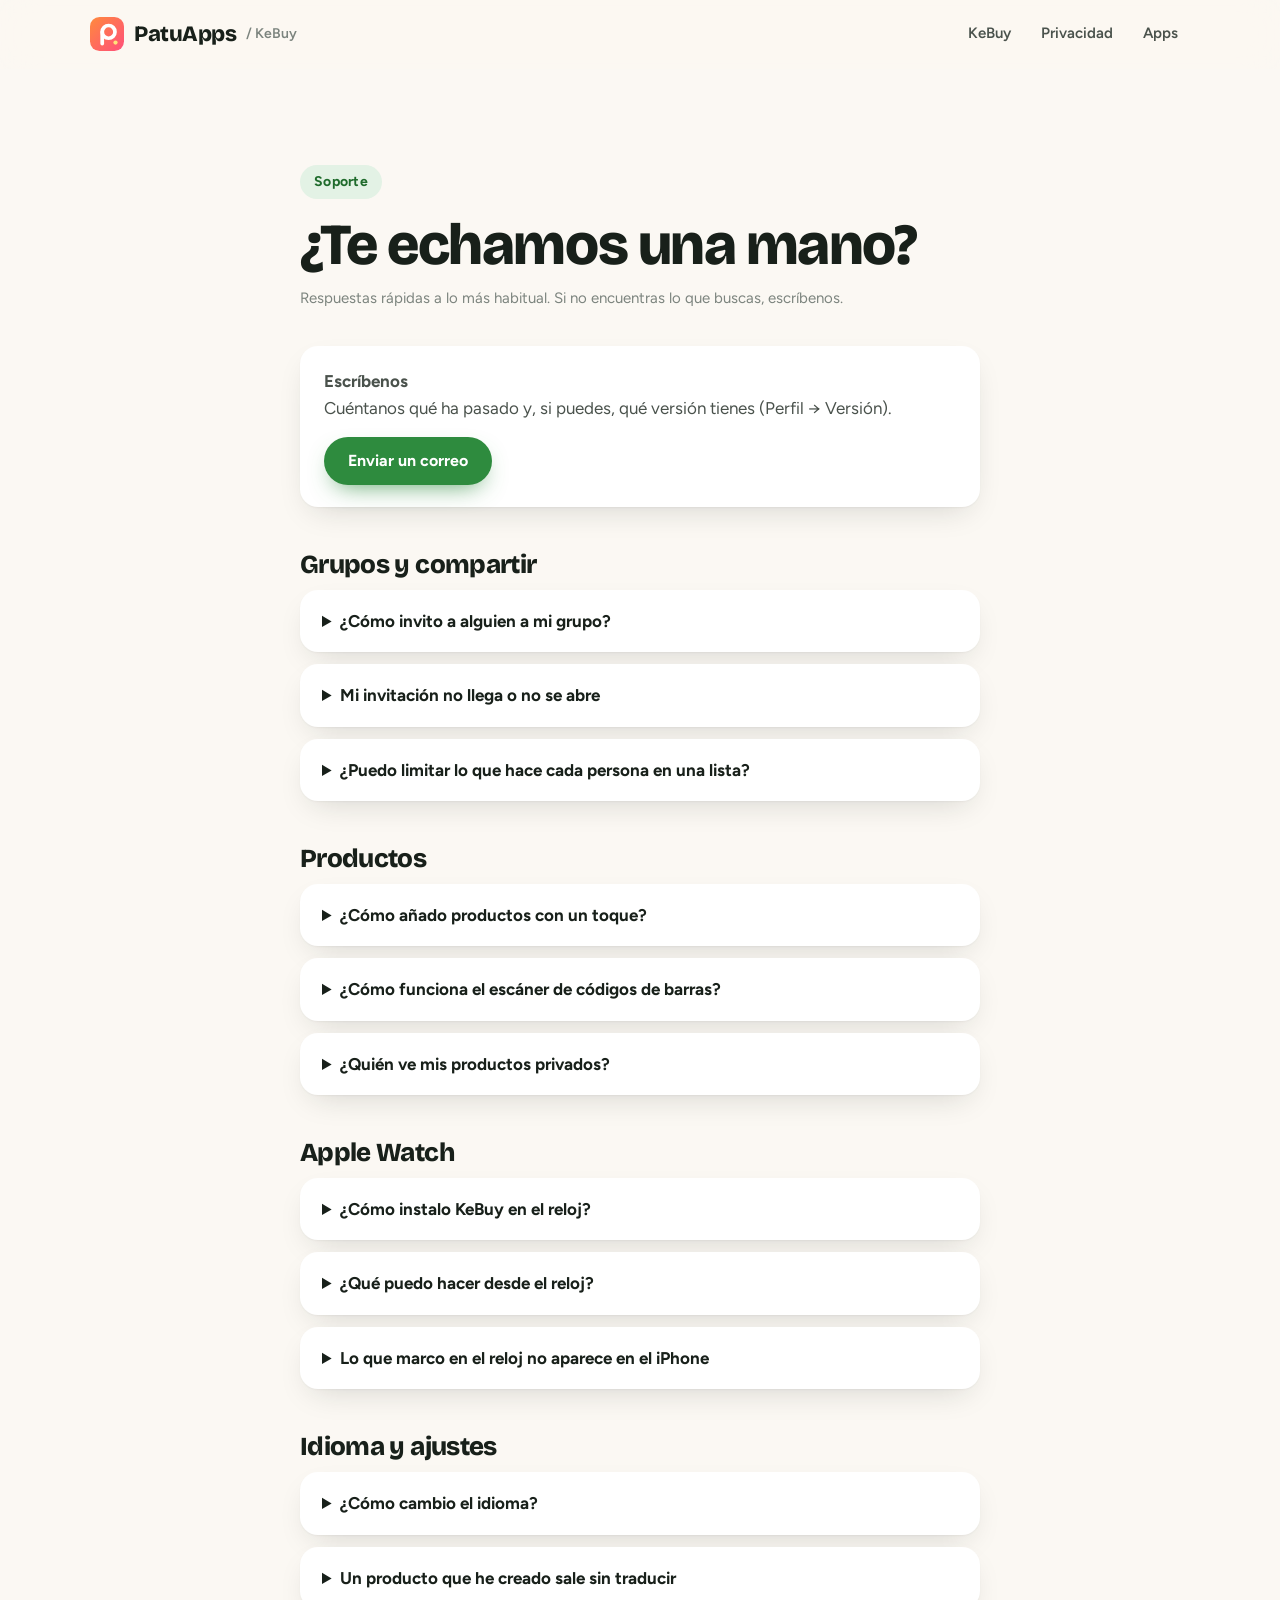
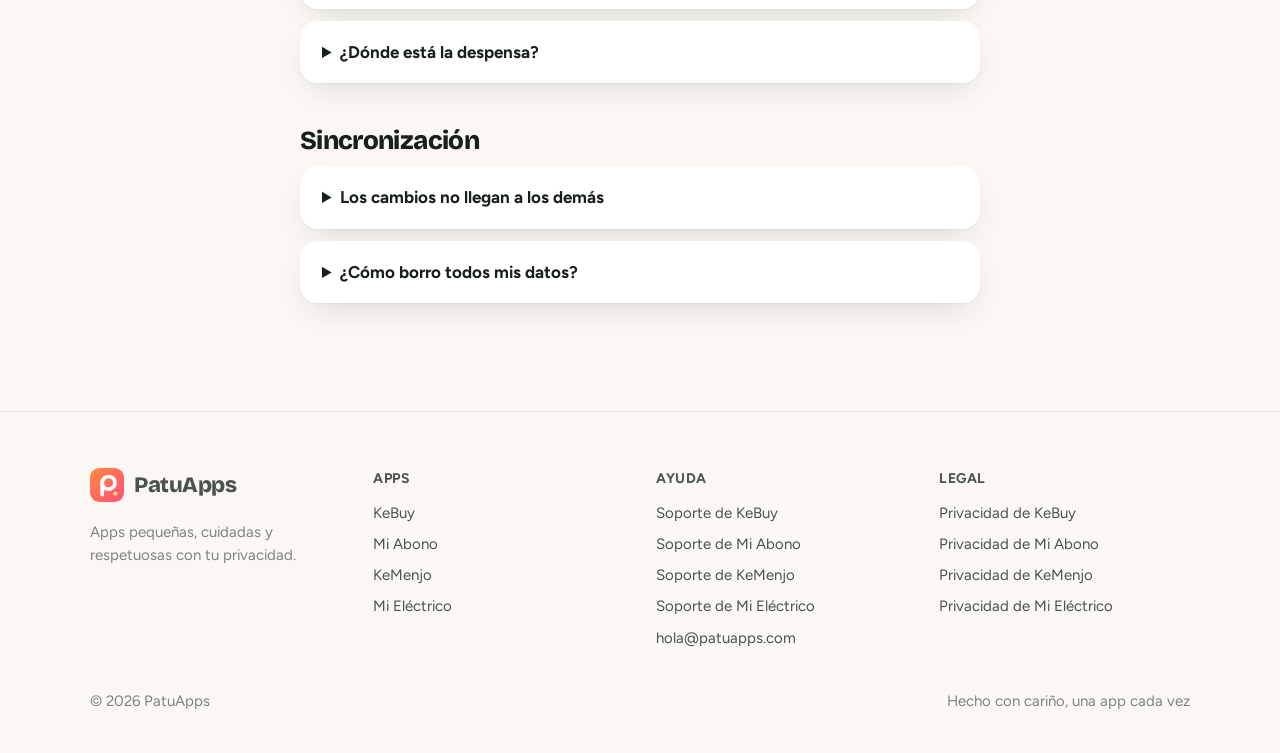
<file: kebuy/soporte.html>
<!doctype html>
<html lang="es" data-root="../" data-app="kebuy">
<head>
  <meta charset="utf-8">
  <meta name="viewport" content="width=device-width, initial-scale=1">
  <title>Soporte · KeBuy</title>
  <meta name="description" content="Ayuda y contacto de KeBuy, de PatuApps.">
  <link rel="icon" href="img/kebuy-icon.png">
  <link rel="preconnect" href="https://fonts.googleapis.com">
  <link rel="preconnect" href="https://fonts.gstatic.com" crossorigin>
  <link href="https://fonts.googleapis.com/css2?family=Bricolage+Grotesque:opsz,wght@12..96,600;12..96,800&family=Figtree:wght@400;500;600;700&display=swap" rel="stylesheet">
  <link rel="stylesheet" href="../assets/css/site.css">
  <link rel="stylesheet" href="kebuy.css">
</head>
<body>
  <header data-site-header data-links='<a href="./">KeBuy</a><a class="nav-hide" href="privacidad.html">Privacidad</a>'></header>
  <main class="doc">
    <span class="eyebrow">Soporte</span>
    <h1>¿Te echamos una mano?</h1>
    <p class="updated">Respuestas rápidas a lo más habitual. Si no encuentras lo que buscas, escríbenos.</p>

    <div class="card" style="display:flex;flex-wrap:wrap;gap:16px;align-items:center;justify-content:space-between">
      <p><strong>Escríbenos</strong><br>Cuéntanos qué ha pasado y, si puedes, qué versión tienes (Perfil → Versión).</p>
      <a class="btn" data-mail href="#">Enviar un correo</a>
    </div>

    <h2>Grupos y compartir</h2>
    <details><summary>¿Cómo invito a alguien a mi grupo?</summary><p>Ve a Perfil → Mis grupos, entra en el grupo y toca «Invitar persona». Se enviará un enlace de iCloud; la otra persona solo tiene que abrirlo en su iPhone con KeBuy instalada.</p></details>
    <details><summary>Mi invitación no llega o no se abre</summary><p>Comprobad que los dos tenéis iCloud activado en Ajustes de iOS y que KeBuy está instalada en el iPhone de la persona invitada. El enlace debe abrirse en el iPhone, no en el ordenador.</p></details>
    <details><summary>¿Puedo limitar lo que hace cada persona en una lista?</summary><p>Sí. En la lista, toca ••• → Permisos y elige, para cada miembro, si puede ver, añadir, modificar, borrar o marcar productos.</p></details>

    <h2>Productos</h2>
    <details><summary>¿Cómo añado productos con un toque?</summary><p>Perfil → Mis productos: activa tus productos habituales por categoría. Aparecerán al añadir, listos para un toque. Mantén pulsado uno para elegir detalles y cantidad.</p></details>
    <details><summary>¿Cómo funciona el escáner de códigos de barras?</summary><p>En Añadir producto, toca el icono del código de barras. La primera vez que escaneas un código eliges el producto; a partir de entonces KeBuy lo reconoce solo. Los códigos guardados están en Perfil → Catálogo y productos.</p></details>
    <details><summary>¿Quién ve mis productos privados?</summary><p>Solo tú. Se guardan en tu espacio privado de iCloud y nunca se comparten con el grupo.</p></details>

    <h2>Apple Watch</h2>
    <details><summary>¿Cómo instalo KeBuy en el reloj?</summary><p>Se instala sola con la app del iPhone. Si no aparece, abre la app Watch en el iPhone, busca KeBuy y toca «Instalar». Necesita watchOS 10 o posterior.</p></details>
    <details><summary>¿Qué puedo hacer desde el reloj?</summary><p>Ver tus listas y marcar o desmarcar lo que vas comprando. Para añadir productos o finalizar la compra, usa el iPhone.</p></details>
    <details><summary>Lo que marco en el reloj no aparece en el iPhone</summary><p>Si los dos están cerca, el cambio llega al instante. Si no, se envía por iCloud: comprueba que el reloj tiene conexión (Wi-Fi o a través del iPhone) y abre KeBuy en el iPhone para que se ponga al día.</p></details>

    <h2>Idioma y ajustes</h2>
    <details><summary>¿Cómo cambio el idioma?</summary><p>Perfil → Idioma, o Ajustes de iOS → Apps → KeBuy → Idioma. KeBuy está en español, catalán, inglés, portugués (de Brasil y de Portugal) y chino.</p></details>
    <details><summary>Un producto que he creado sale sin traducir</summary><p>Abre su ficha y, en «Traducciones», escribe el nombre en los otros idiomas o toca «Traducir automáticamente». El catalán siempre se escribe a mano.</p></details>
    <details><summary>¿Dónde está la despensa?</summary><p>Es opcional. Actívala en Perfil → Funciones → Despensa.</p></details>

    <h2>Sincronización</h2>
    <details><summary>Los cambios no llegan a los demás</summary><p>Mira el estado en Perfil → Sincronización con iCloud y toca «Sincronizar ahora». Sin conexión, los cambios se guardan en el iPhone y se envían cuando vuelve la red.</p></details>
    <details><summary>¿Cómo borro todos mis datos?</summary><p>Ajustes de iOS → tu nombre → iCloud → Gestionar almacenamiento → KeBuy. Más detalles en la <a href="privacidad.html">política de privacidad</a>.</p></details>
  </main>
  <footer data-site-footer></footer>
  <script src="../assets/js/apps.js"></script>
  <script src="../assets/js/site.js"></script>
  <script>document.querySelectorAll("[data-mail]").forEach(a => a.href = "mailto:" + PATU.contactEmail + "?subject=" + encodeURIComponent("Soporte KeBuy"));</script>
</body>
</html>
</file>
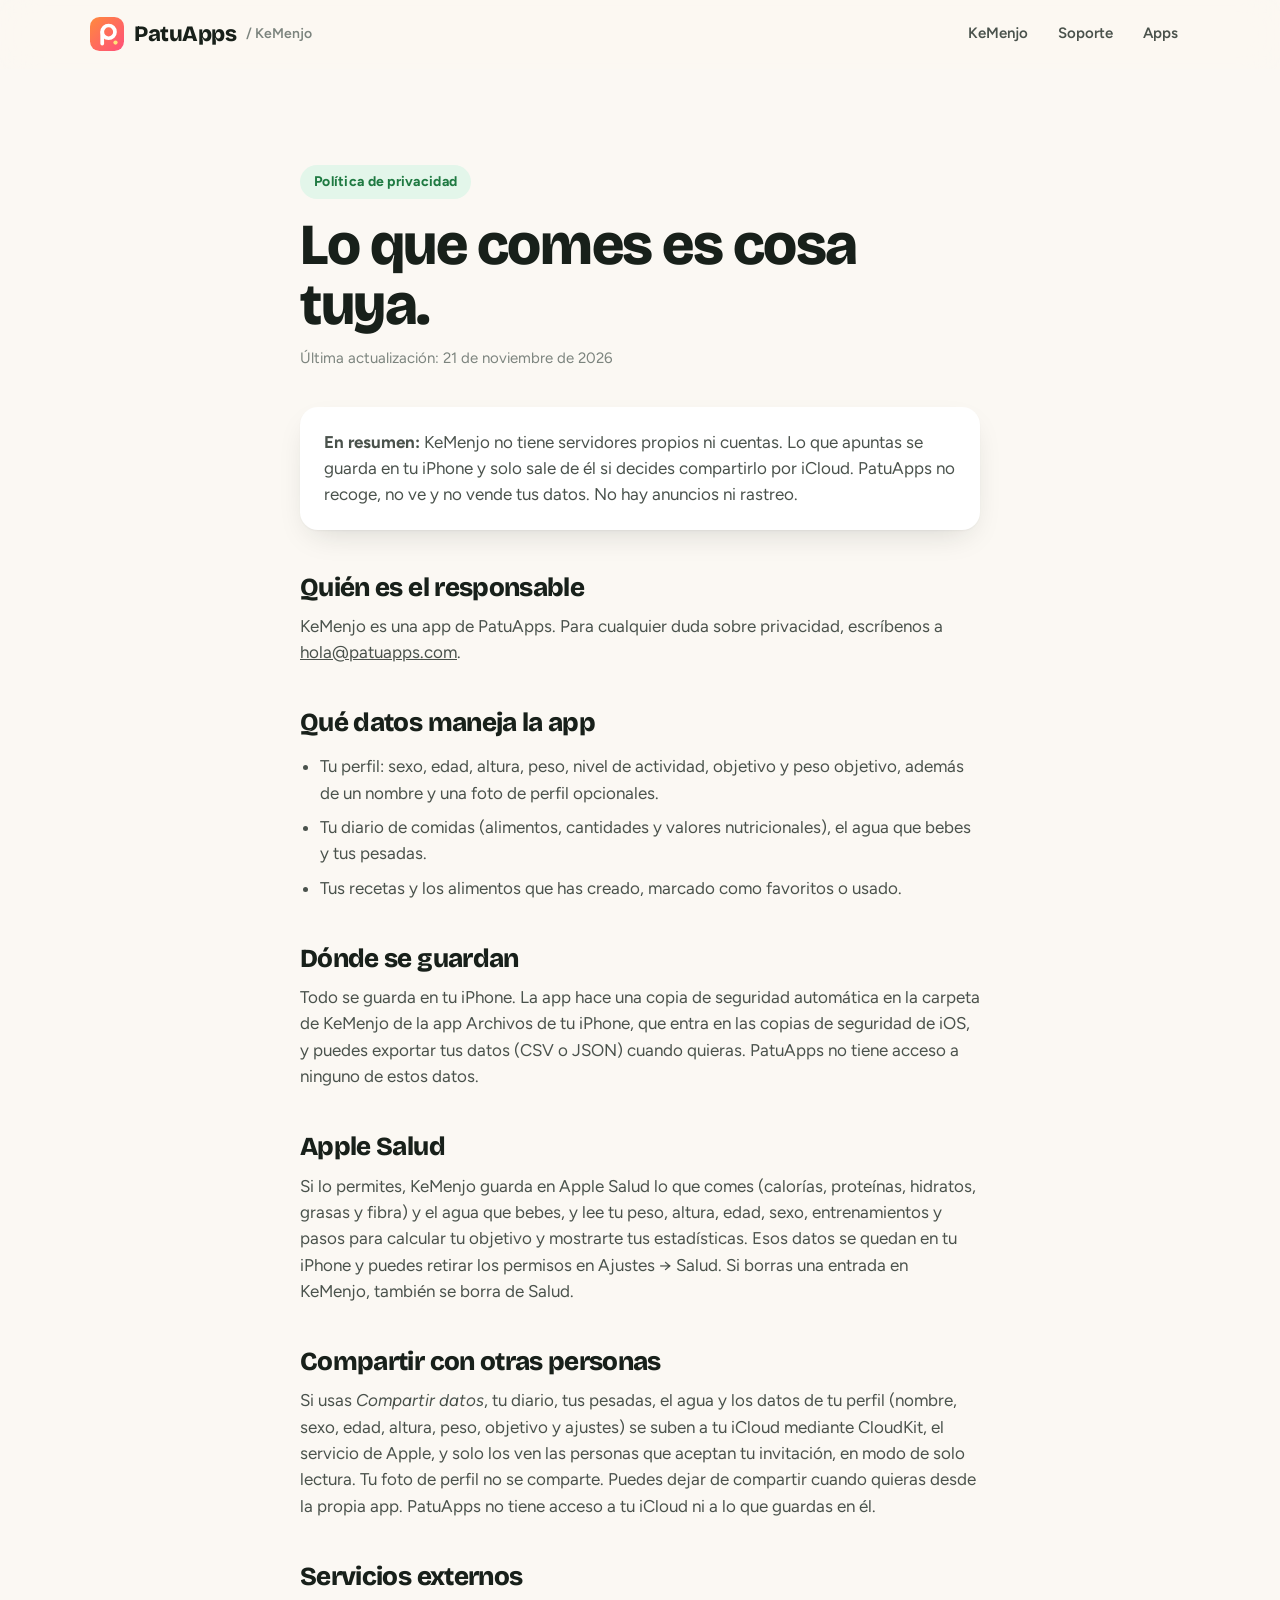
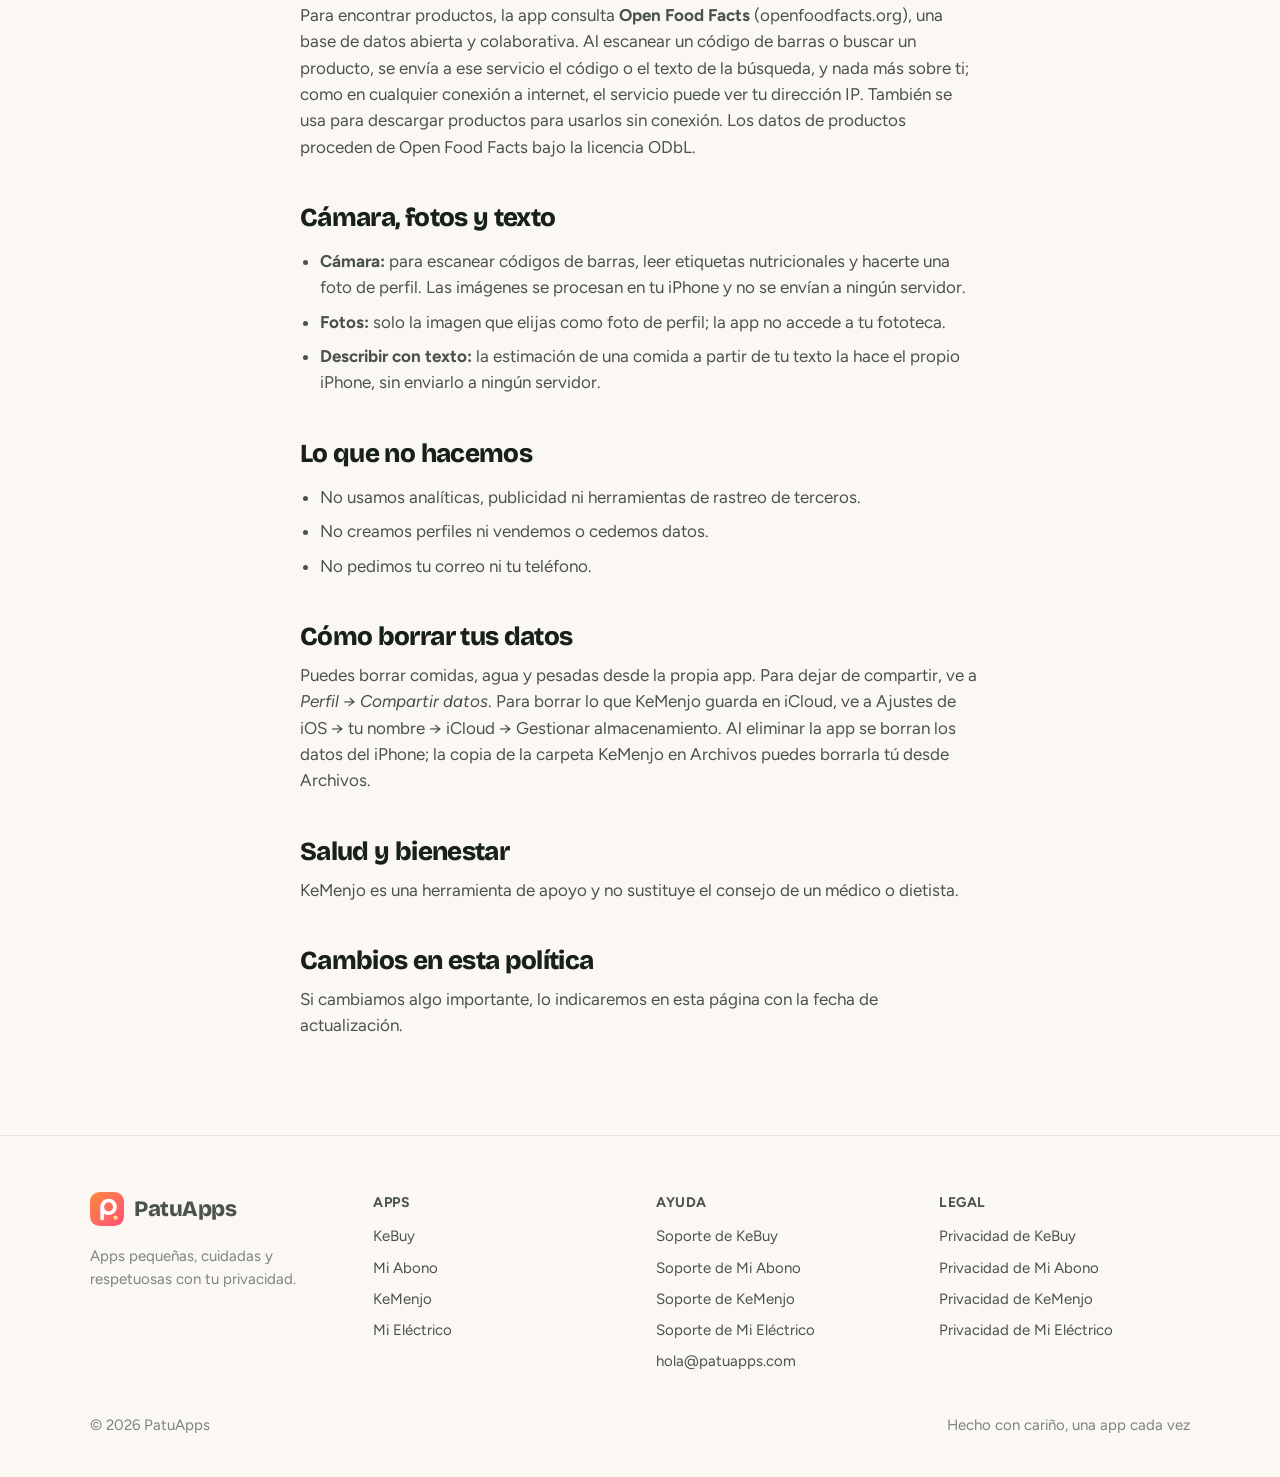
<file: kemenjo/privacidad.html>
<!doctype html>
<html lang="es" data-root="../" data-app="kemenjo">
<head>
  <meta charset="utf-8">
  <meta name="viewport" content="width=device-width, initial-scale=1">
  <title>Privacidad · KeMenjo</title>
  <meta name="description" content="Política de privacidad de KeMenjo, de PatuApps.">
  <link rel="icon" href="img/kemenjo-icon.png">
  <link rel="apple-touch-icon" href="img/kemenjo-icon.png">
  <link rel="preconnect" href="https://fonts.googleapis.com">
  <link rel="preconnect" href="https://fonts.gstatic.com" crossorigin>
  <link href="https://fonts.googleapis.com/css2?family=Bricolage+Grotesque:opsz,wght@12..96,600;12..96,800&family=Figtree:wght@400;500;600;700&display=swap" rel="stylesheet">
  <link rel="stylesheet" href="../assets/css/site.css">
  <link rel="stylesheet" href="kemenjo.css">
</head>
<body>
  <header data-site-header data-links='<a href="./">KeMenjo</a><a class="nav-hide" href="soporte.html">Soporte</a>'></header>
  <main class="doc">
    <span class="eyebrow">Política de privacidad</span>
    <h1>Lo que comes es cosa tuya.</h1>
    <p class="updated">Última actualización: 21 de noviembre de 2026</p>

    <div class="card">
      <p><strong>En resumen:</strong> KeMenjo no tiene servidores propios ni cuentas. Lo que apuntas se guarda en tu iPhone y solo sale de él si decides compartirlo por iCloud. PatuApps no recoge, no ve y no vende tus datos. No hay anuncios ni rastreo.</p>
    </div>

    <h2>Quién es el responsable</h2>
    <p>KeMenjo es una app de PatuApps. Para cualquier duda sobre privacidad, escríbenos a <a data-mail href="#"></a>.</p>

    <h2>Qué datos maneja la app</h2>
    <ul>
      <li>Tu perfil: sexo, edad, altura, peso, nivel de actividad, objetivo y peso objetivo, además de un nombre y una foto de perfil opcionales.</li>
      <li>Tu diario de comidas (alimentos, cantidades y valores nutricionales), el agua que bebes y tus pesadas.</li>
      <li>Tus recetas y los alimentos que has creado, marcado como favoritos o usado.</li>
    </ul>

    <h2>Dónde se guardan</h2>
    <p>Todo se guarda en tu iPhone. La app hace una copia de seguridad automática en la carpeta de KeMenjo de la app Archivos de tu iPhone, que entra en las copias de seguridad de iOS, y puedes exportar tus datos (CSV o JSON) cuando quieras. PatuApps no tiene acceso a ninguno de estos datos.</p>

    <h2>Apple Salud</h2>
    <p>Si lo permites, KeMenjo guarda en Apple Salud lo que comes (calorías, proteínas, hidratos, grasas y fibra) y el agua que bebes, y lee tu peso, altura, edad, sexo, entrenamientos y pasos para calcular tu objetivo y mostrarte tus estadísticas. Esos datos se quedan en tu iPhone y puedes retirar los permisos en Ajustes → Salud. Si borras una entrada en KeMenjo, también se borra de Salud.</p>

    <h2>Compartir con otras personas</h2>
    <p>Si usas <em>Compartir datos</em>, tu diario, tus pesadas, el agua y los datos de tu perfil (nombre, sexo, edad, altura, peso, objetivo y ajustes) se suben a tu iCloud mediante CloudKit, el servicio de Apple, y solo los ven las personas que aceptan tu invitación, en modo de solo lectura. Tu foto de perfil no se comparte. Puedes dejar de compartir cuando quieras desde la propia app. PatuApps no tiene acceso a tu iCloud ni a lo que guardas en él.</p>

    <h2>Servicios externos</h2>
    <p>Para encontrar productos, la app consulta <strong>Open Food Facts</strong> (openfoodfacts.org), una base de datos abierta y colaborativa. Al escanear un código de barras o buscar un producto, se envía a ese servicio el código o el texto de la búsqueda, y nada más sobre ti; como en cualquier conexión a internet, el servicio puede ver tu dirección IP. También se usa para descargar productos para usarlos sin conexión. Los datos de productos proceden de Open Food Facts bajo la licencia ODbL.</p>

    <h2>Cámara, fotos y texto</h2>
    <ul>
      <li><strong>Cámara:</strong> para escanear códigos de barras, leer etiquetas nutricionales y hacerte una foto de perfil. Las imágenes se procesan en tu iPhone y no se envían a ningún servidor.</li>
      <li><strong>Fotos:</strong> solo la imagen que elijas como foto de perfil; la app no accede a tu fototeca.</li>
      <li><strong>Describir con texto:</strong> la estimación de una comida a partir de tu texto la hace el propio iPhone, sin enviarlo a ningún servidor.</li>
    </ul>

    <h2>Lo que no hacemos</h2>
    <ul>
      <li>No usamos analíticas, publicidad ni herramientas de rastreo de terceros.</li>
      <li>No creamos perfiles ni vendemos o cedemos datos.</li>
      <li>No pedimos tu correo ni tu teléfono.</li>
    </ul>

    <h2>Cómo borrar tus datos</h2>
    <p>Puedes borrar comidas, agua y pesadas desde la propia app. Para dejar de compartir, ve a <em>Perfil → Compartir datos</em>. Para borrar lo que KeMenjo guarda en iCloud, ve a Ajustes de iOS → tu nombre → iCloud → Gestionar almacenamiento. Al eliminar la app se borran los datos del iPhone; la copia de la carpeta KeMenjo en Archivos puedes borrarla tú desde Archivos.</p>

    <h2>Salud y bienestar</h2>
    <p>KeMenjo es una herramienta de apoyo y no sustituye el consejo de un médico o dietista.</p>

    <h2>Cambios en esta política</h2>
    <p>Si cambiamos algo importante, lo indicaremos en esta página con la fecha de actualización.</p>
  </main>
  <footer data-site-footer></footer>
  <script src="../assets/js/apps.js"></script>
  <script src="../assets/js/site.js"></script>
  <script>document.querySelectorAll("[data-mail]").forEach(a => { a.href = "mailto:" + PATU.contactEmail; a.textContent = PATU.contactEmail; });</script>
</body>
</html>
</file>
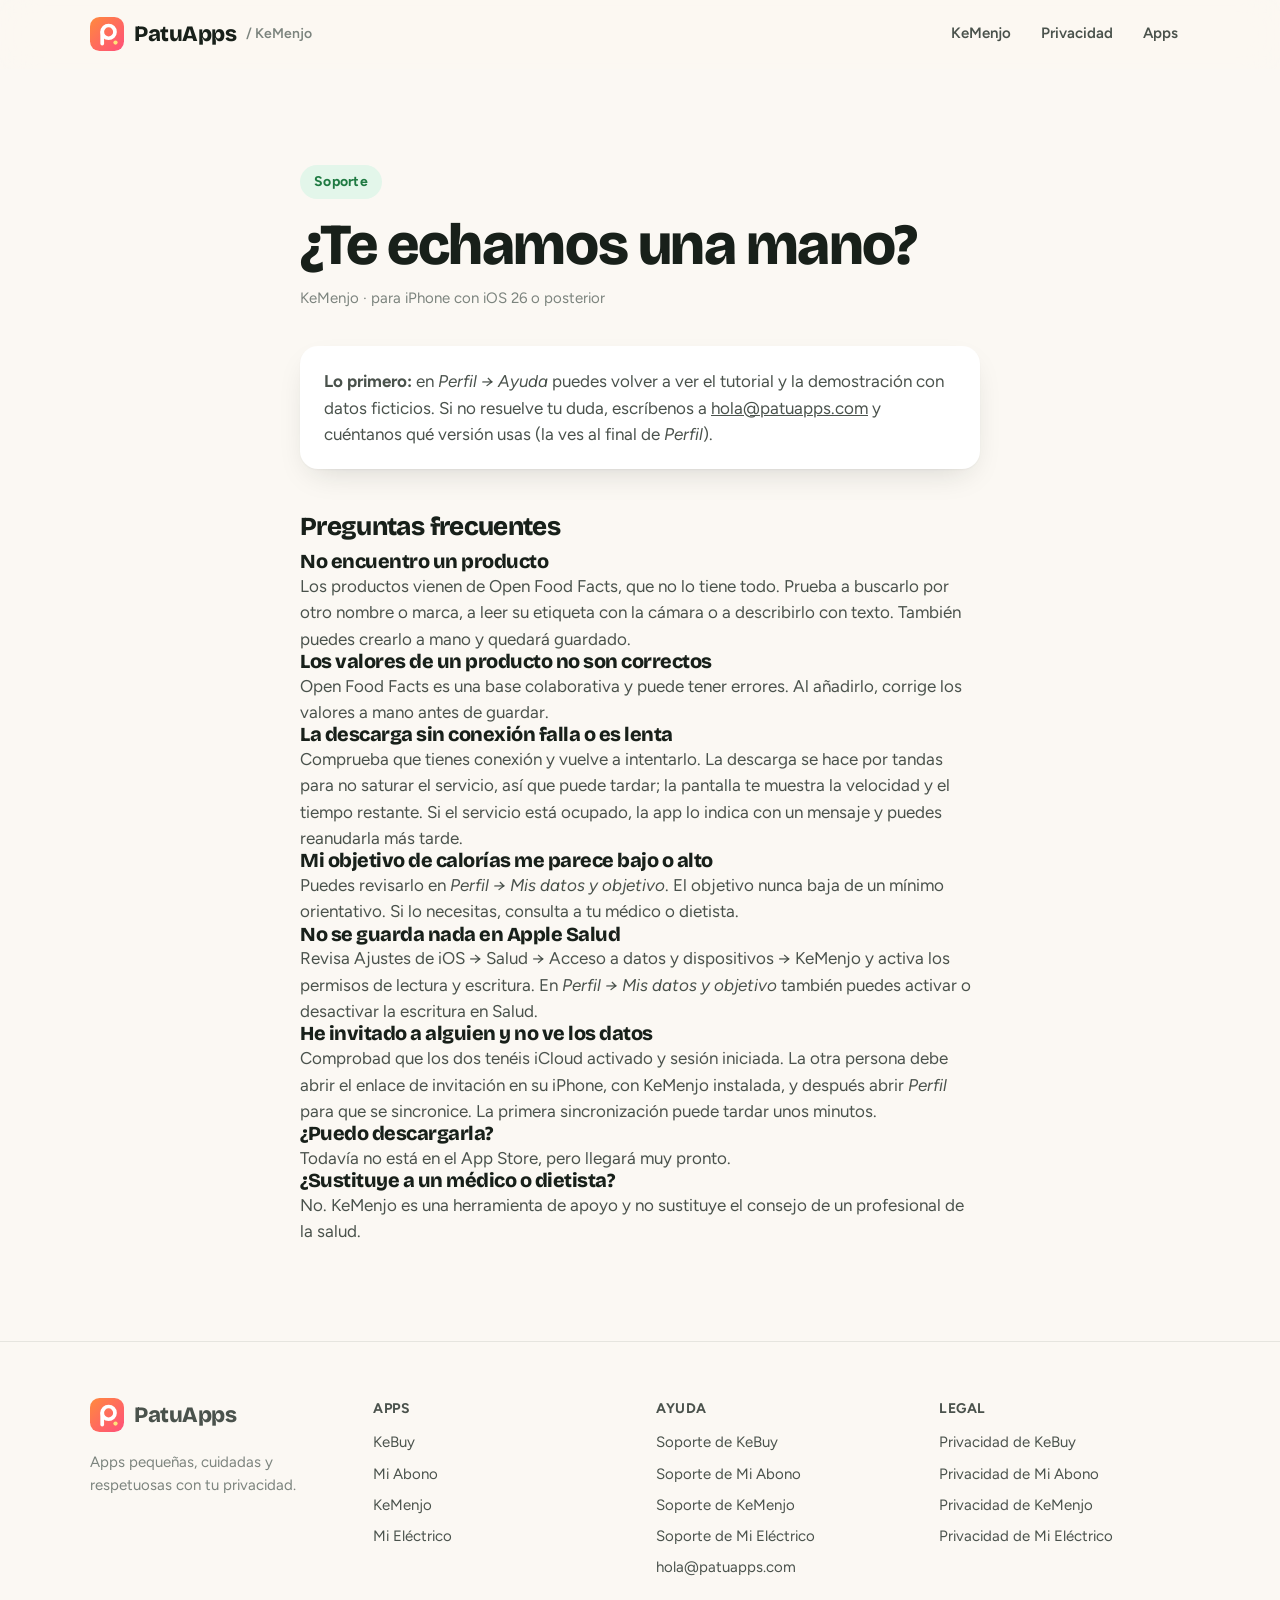
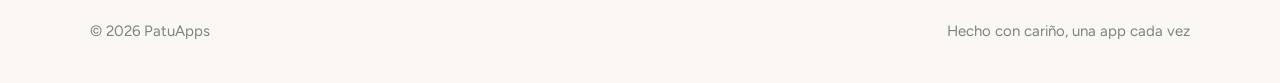
<file: kemenjo/soporte.html>
<!doctype html>
<html lang="es" data-root="../" data-app="kemenjo">
<head>
  <meta charset="utf-8">
  <meta name="viewport" content="width=device-width, initial-scale=1">
  <title>Soporte · KeMenjo</title>
  <meta name="description" content="Soporte de KeMenjo, de PatuApps.">
  <link rel="icon" href="img/kemenjo-icon.png">
  <link rel="apple-touch-icon" href="img/kemenjo-icon.png">
  <link rel="preconnect" href="https://fonts.googleapis.com">
  <link rel="preconnect" href="https://fonts.gstatic.com" crossorigin>
  <link href="https://fonts.googleapis.com/css2?family=Bricolage+Grotesque:opsz,wght@12..96,600;12..96,800&family=Figtree:wght@400;500;600;700&display=swap" rel="stylesheet">
  <link rel="stylesheet" href="../assets/css/site.css">
  <link rel="stylesheet" href="kemenjo.css">
</head>
<body>
  <header data-site-header data-links='<a href="./">KeMenjo</a><a class="nav-hide" href="privacidad.html">Privacidad</a>'></header>
  <main class="doc">
    <span class="eyebrow">Soporte</span>
    <h1>¿Te echamos una mano?</h1>
    <p class="updated">KeMenjo · para iPhone con iOS 26 o posterior</p>

    <div class="card">
      <p><strong>Lo primero:</strong> en <em>Perfil → Ayuda</em> puedes volver a ver el tutorial y la demostración con datos ficticios. Si no resuelve tu duda, escríbenos a <a data-mail href="#"></a> y cuéntanos qué versión usas (la ves al final de <em>Perfil</em>).</p>
    </div>

    <h2>Preguntas frecuentes</h2>

    <h3>No encuentro un producto</h3>
    <p>Los productos vienen de Open Food Facts, que no lo tiene todo. Prueba a buscarlo por otro nombre o marca, a leer su etiqueta con la cámara o a describirlo con texto. También puedes crearlo a mano y quedará guardado.</p>

    <h3>Los valores de un producto no son correctos</h3>
    <p>Open Food Facts es una base colaborativa y puede tener errores. Al añadirlo, corrige los valores a mano antes de guardar.</p>

    <h3>La descarga sin conexión falla o es lenta</h3>
    <p>Comprueba que tienes conexión y vuelve a intentarlo. La descarga se hace por tandas para no saturar el servicio, así que puede tardar; la pantalla te muestra la velocidad y el tiempo restante. Si el servicio está ocupado, la app lo indica con un mensaje y puedes reanudarla más tarde.</p>

    <h3>Mi objetivo de calorías me parece bajo o alto</h3>
    <p>Puedes revisarlo en <em>Perfil → Mis datos y objetivo</em>. El objetivo nunca baja de un mínimo orientativo. Si lo necesitas, consulta a tu médico o dietista.</p>

    <h3>No se guarda nada en Apple Salud</h3>
    <p>Revisa Ajustes de iOS → Salud → Acceso a datos y dispositivos → KeMenjo y activa los permisos de lectura y escritura. En <em>Perfil → Mis datos y objetivo</em> también puedes activar o desactivar la escritura en Salud.</p>

    <h3>He invitado a alguien y no ve los datos</h3>
    <p>Comprobad que los dos tenéis iCloud activado y sesión iniciada. La otra persona debe abrir el enlace de invitación en su iPhone, con KeMenjo instalada, y después abrir <em>Perfil</em> para que se sincronice. La primera sincronización puede tardar unos minutos.</p>

    <h3>¿Puedo descargarla?</h3>
    <p>Todavía no está en el App Store, pero llegará muy pronto.</p>

    <h3>¿Sustituye a un médico o dietista?</h3>
    <p>No. KeMenjo es una herramienta de apoyo y no sustituye el consejo de un profesional de la salud.</p>
  </main>
  <footer data-site-footer></footer>
  <script src="../assets/js/apps.js"></script>
  <script src="../assets/js/site.js"></script>
  <script>document.querySelectorAll("[data-mail]").forEach(a => { a.href = "mailto:" + PATU.contactEmail; a.textContent = PATU.contactEmail; });</script>
</body>
</html>
</file>
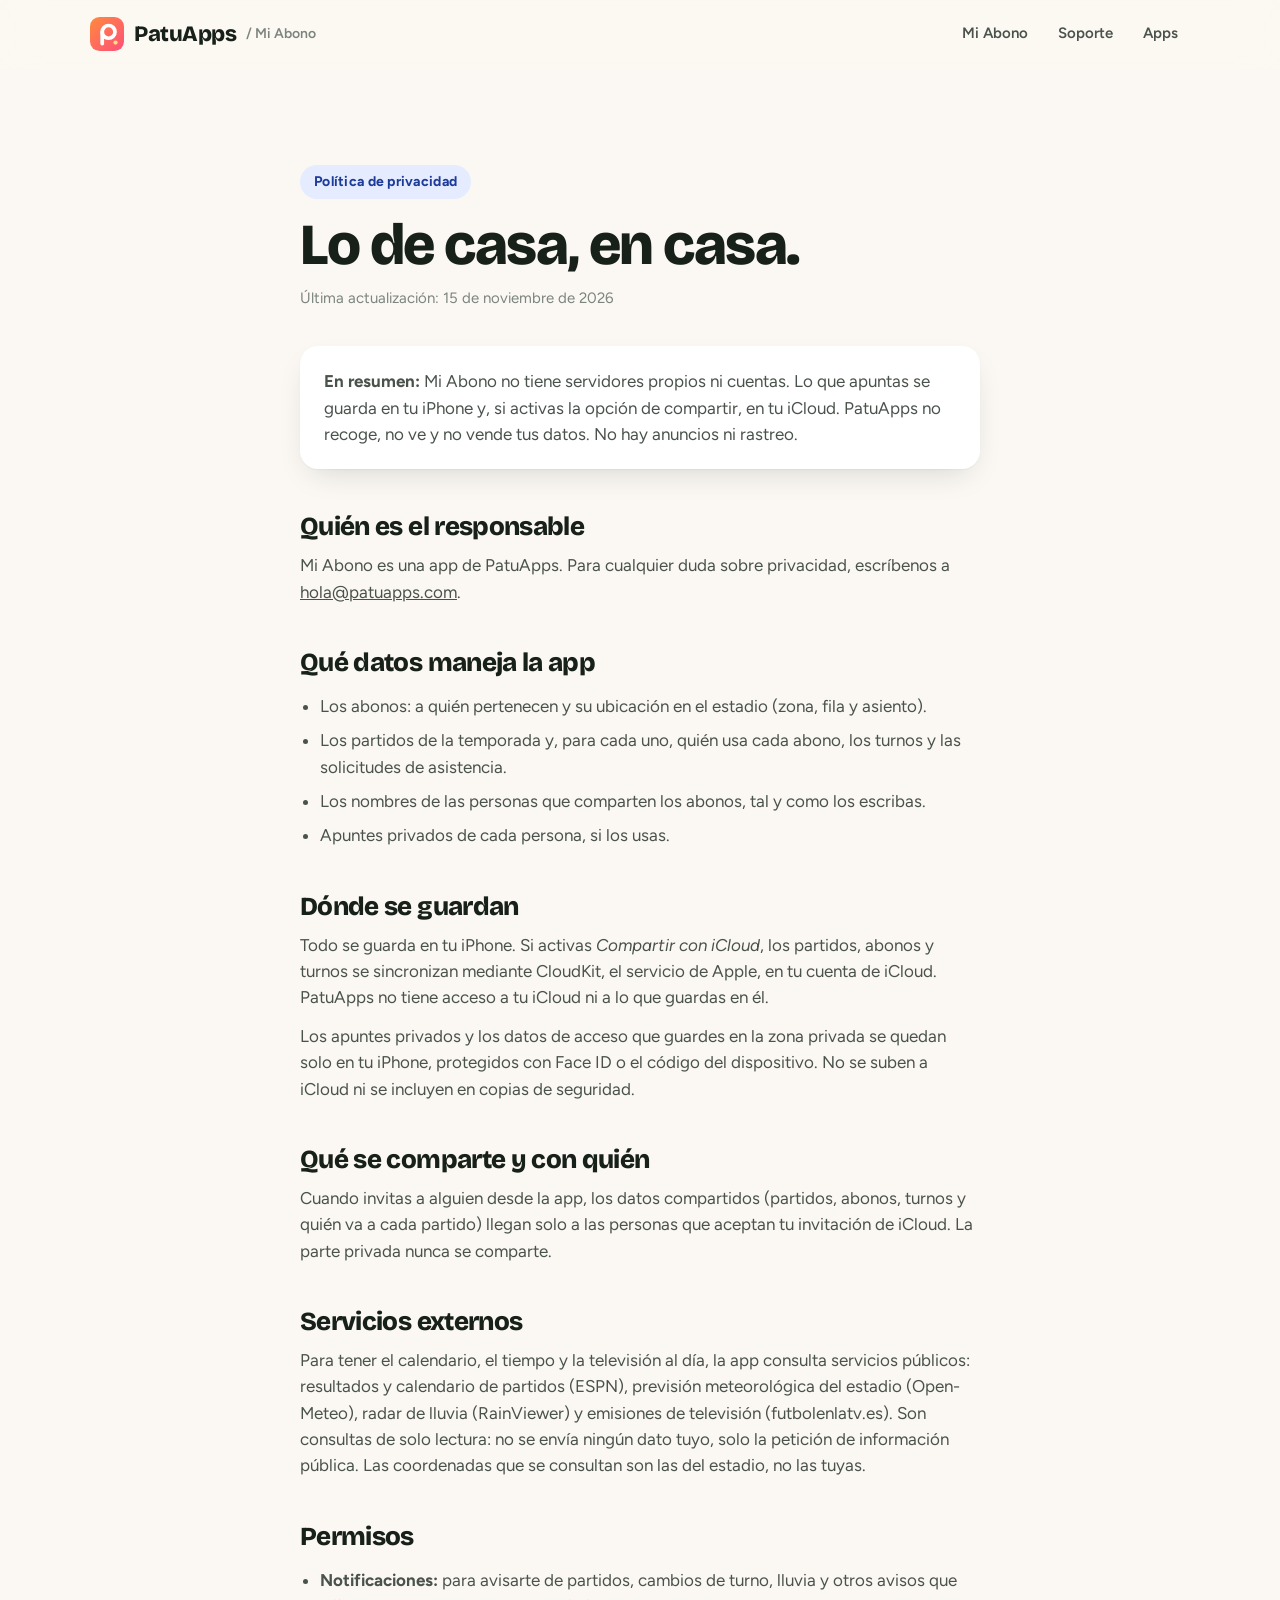
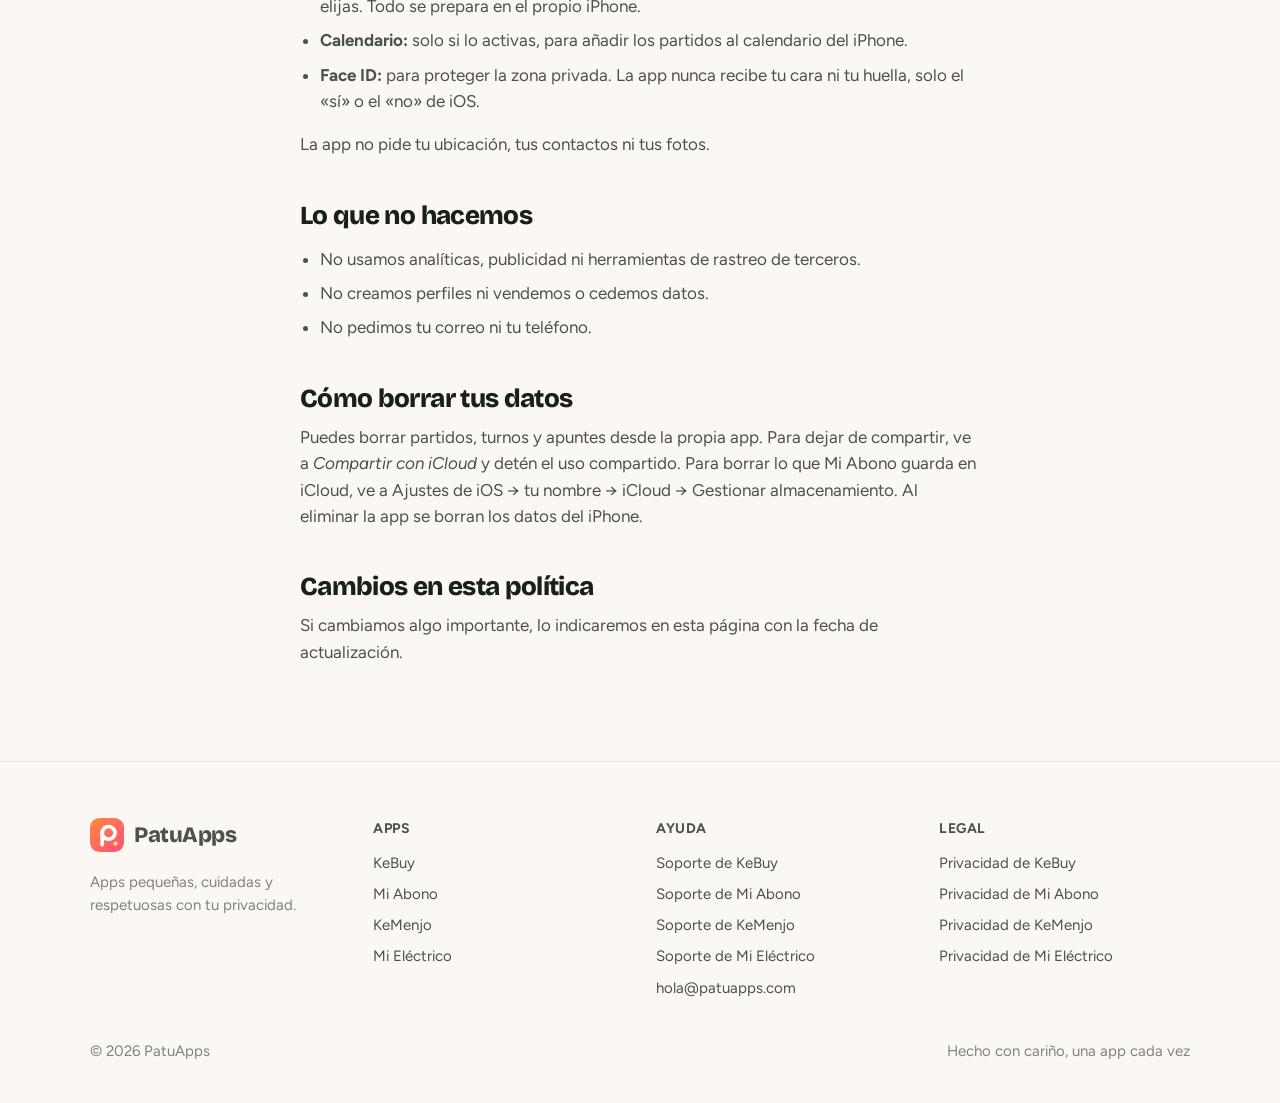
<file: miabono/privacidad.html>
<!doctype html>
<html lang="es" data-root="../" data-app="miabono">
<head>
  <meta charset="utf-8">
  <meta name="viewport" content="width=device-width, initial-scale=1">
  <title>Privacidad · Mi Abono</title>
  <meta name="description" content="Política de privacidad de Mi Abono, de PatuApps.">
  <link rel="icon" href="img/miabono-icon.png">
  <link rel="preconnect" href="https://fonts.googleapis.com">
  <link rel="preconnect" href="https://fonts.gstatic.com" crossorigin>
  <link href="https://fonts.googleapis.com/css2?family=Bricolage+Grotesque:opsz,wght@12..96,600;12..96,800&family=Figtree:wght@400;500;600;700&display=swap" rel="stylesheet">
  <link rel="stylesheet" href="../assets/css/site.css">
  <link rel="stylesheet" href="miabono.css">
</head>
<body>
  <header data-site-header data-links='<a href="./">Mi Abono</a><a class="nav-hide" href="soporte.html">Soporte</a>'></header>
  <main class="doc">
    <span class="eyebrow">Política de privacidad</span>
    <h1>Lo de casa, en casa.</h1>
    <p class="updated">Última actualización: 15 de noviembre de 2026</p>

    <div class="card">
      <p><strong>En resumen:</strong> Mi Abono no tiene servidores propios ni cuentas. Lo que apuntas se guarda en tu iPhone y, si activas la opción de compartir, en tu iCloud. PatuApps no recoge, no ve y no vende tus datos. No hay anuncios ni rastreo.</p>
    </div>

    <h2>Quién es el responsable</h2>
    <p>Mi Abono es una app de PatuApps. Para cualquier duda sobre privacidad, escríbenos a <a data-mail href="#"></a>.</p>

    <h2>Qué datos maneja la app</h2>
    <ul>
      <li>Los abonos: a quién pertenecen y su ubicación en el estadio (zona, fila y asiento).</li>
      <li>Los partidos de la temporada y, para cada uno, quién usa cada abono, los turnos y las solicitudes de asistencia.</li>
      <li>Los nombres de las personas que comparten los abonos, tal y como los escribas.</li>
      <li>Apuntes privados de cada persona, si los usas.</li>
    </ul>

    <h2>Dónde se guardan</h2>
    <p>Todo se guarda en tu iPhone. Si activas <em>Compartir con iCloud</em>, los partidos, abonos y turnos se sincronizan mediante CloudKit, el servicio de Apple, en tu cuenta de iCloud. PatuApps no tiene acceso a tu iCloud ni a lo que guardas en él.</p>
    <p>Los apuntes privados y los datos de acceso que guardes en la zona privada se quedan solo en tu iPhone, protegidos con Face ID o el código del dispositivo. No se suben a iCloud ni se incluyen en copias de seguridad.</p>

    <h2>Qué se comparte y con quién</h2>
    <p>Cuando invitas a alguien desde la app, los datos compartidos (partidos, abonos, turnos y quién va a cada partido) llegan solo a las personas que aceptan tu invitación de iCloud. La parte privada nunca se comparte.</p>

    <h2>Servicios externos</h2>
    <p>Para tener el calendario, el tiempo y la televisión al día, la app consulta servicios públicos: resultados y calendario de partidos (ESPN), previsión meteorológica del estadio (Open-Meteo), radar de lluvia (RainViewer) y emisiones de televisión (futbolenlatv.es). Son consultas de solo lectura: no se envía ningún dato tuyo, solo la petición de información pública. Las coordenadas que se consultan son las del estadio, no las tuyas.</p>

    <h2>Permisos</h2>
    <ul>
      <li><strong>Notificaciones:</strong> para avisarte de partidos, cambios de turno, lluvia y otros avisos que elijas. Todo se prepara en el propio iPhone.</li>
      <li><strong>Calendario:</strong> solo si lo activas, para añadir los partidos al calendario del iPhone.</li>
      <li><strong>Face ID:</strong> para proteger la zona privada. La app nunca recibe tu cara ni tu huella, solo el «sí» o el «no» de iOS.</li>
    </ul>
    <p>La app no pide tu ubicación, tus contactos ni tus fotos.</p>

    <h2>Lo que no hacemos</h2>
    <ul>
      <li>No usamos analíticas, publicidad ni herramientas de rastreo de terceros.</li>
      <li>No creamos perfiles ni vendemos o cedemos datos.</li>
      <li>No pedimos tu correo ni tu teléfono.</li>
    </ul>

    <h2>Cómo borrar tus datos</h2>
    <p>Puedes borrar partidos, turnos y apuntes desde la propia app. Para dejar de compartir, ve a <em>Compartir con iCloud</em> y detén el uso compartido. Para borrar lo que Mi Abono guarda en iCloud, ve a Ajustes de iOS → tu nombre → iCloud → Gestionar almacenamiento. Al eliminar la app se borran los datos del iPhone.</p>

    <h2>Cambios en esta política</h2>
    <p>Si cambiamos algo importante, lo indicaremos en esta página con la fecha de actualización.</p>
  </main>
  <footer data-site-footer></footer>
  <script src="../assets/js/apps.js"></script>
  <script src="../assets/js/site.js"></script>
  <script>document.querySelectorAll("[data-mail]").forEach(a => { a.href = "mailto:" + PATU.contactEmail; a.textContent = PATU.contactEmail; });</script>
</body>
</html>
</file>
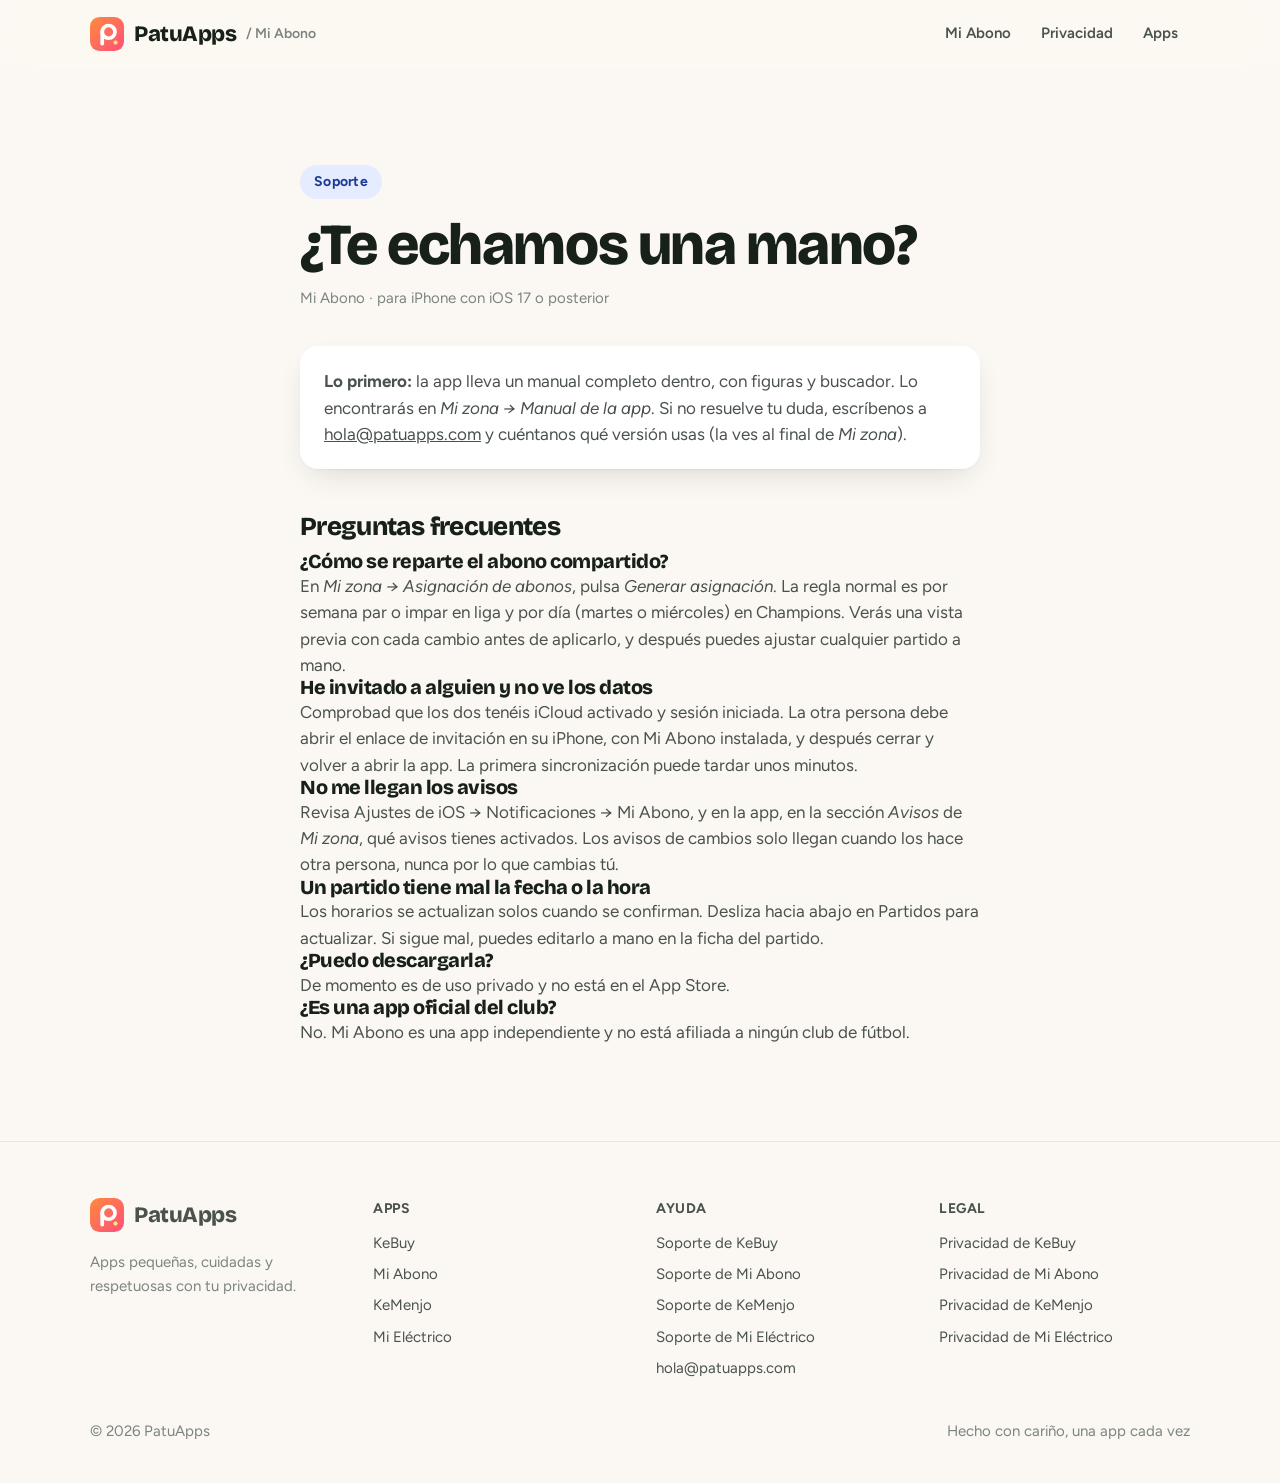
<file: miabono/soporte.html>
<!doctype html>
<html lang="es" data-root="../" data-app="miabono">
<head>
  <meta charset="utf-8">
  <meta name="viewport" content="width=device-width, initial-scale=1">
  <title>Soporte · Mi Abono</title>
  <meta name="description" content="Ayuda y preguntas frecuentes de Mi Abono, de PatuApps.">
  <link rel="icon" href="img/miabono-icon.png">
  <link rel="preconnect" href="https://fonts.googleapis.com">
  <link rel="preconnect" href="https://fonts.gstatic.com" crossorigin>
  <link href="https://fonts.googleapis.com/css2?family=Bricolage+Grotesque:opsz,wght@12..96,600;12..96,800&family=Figtree:wght@400;500;600;700&display=swap" rel="stylesheet">
  <link rel="stylesheet" href="../assets/css/site.css">
  <link rel="stylesheet" href="miabono.css">
</head>
<body>
  <header data-site-header data-links='<a href="./">Mi Abono</a><a class="nav-hide" href="privacidad.html">Privacidad</a>'></header>
  <main class="doc">
    <span class="eyebrow">Soporte</span>
    <h1>¿Te echamos una mano?</h1>
    <p class="updated">Mi Abono · para iPhone con iOS 17 o posterior</p>

    <div class="card">
      <p><strong>Lo primero:</strong> la app lleva un manual completo dentro, con figuras y buscador. Lo encontrarás en <em>Mi zona → Manual de la app</em>. Si no resuelve tu duda, escríbenos a <a data-mail href="#"></a> y cuéntanos qué versión usas (la ves al final de <em>Mi zona</em>).</p>
    </div>

    <h2>Preguntas frecuentes</h2>

    <h3>¿Cómo se reparte el abono compartido?</h3>
    <p>En <em>Mi zona → Asignación de abonos</em>, pulsa <em>Generar asignación</em>. La regla normal es por semana par o impar en liga y por día (martes o miércoles) en Champions. Verás una vista previa con cada cambio antes de aplicarlo, y después puedes ajustar cualquier partido a mano.</p>

    <h3>He invitado a alguien y no ve los datos</h3>
    <p>Comprobad que los dos tenéis iCloud activado y sesión iniciada. La otra persona debe abrir el enlace de invitación en su iPhone, con Mi Abono instalada, y después cerrar y volver a abrir la app. La primera sincronización puede tardar unos minutos.</p>

    <h3>No me llegan los avisos</h3>
    <p>Revisa Ajustes de iOS → Notificaciones → Mi Abono, y en la app, en la sección <em>Avisos</em> de <em>Mi zona</em>, qué avisos tienes activados. Los avisos de cambios solo llegan cuando los hace otra persona, nunca por lo que cambias tú.</p>

    <h3>Un partido tiene mal la fecha o la hora</h3>
    <p>Los horarios se actualizan solos cuando se confirman. Desliza hacia abajo en Partidos para actualizar. Si sigue mal, puedes editarlo a mano en la ficha del partido.</p>

    <h3>¿Puedo descargarla?</h3>
    <p>De momento es de uso privado y no está en el App Store.</p>

    <h3>¿Es una app oficial del club?</h3>
    <p>No. Mi Abono es una app independiente y no está afiliada a ningún club de fútbol.</p>
  </main>
  <footer data-site-footer></footer>
  <script src="../assets/js/apps.js"></script>
  <script src="../assets/js/site.js"></script>
  <script>document.querySelectorAll("[data-mail]").forEach(a => { a.href = "mailto:" + PATU.contactEmail; a.textContent = PATU.contactEmail; });</script>
</body>
</html>
</file>
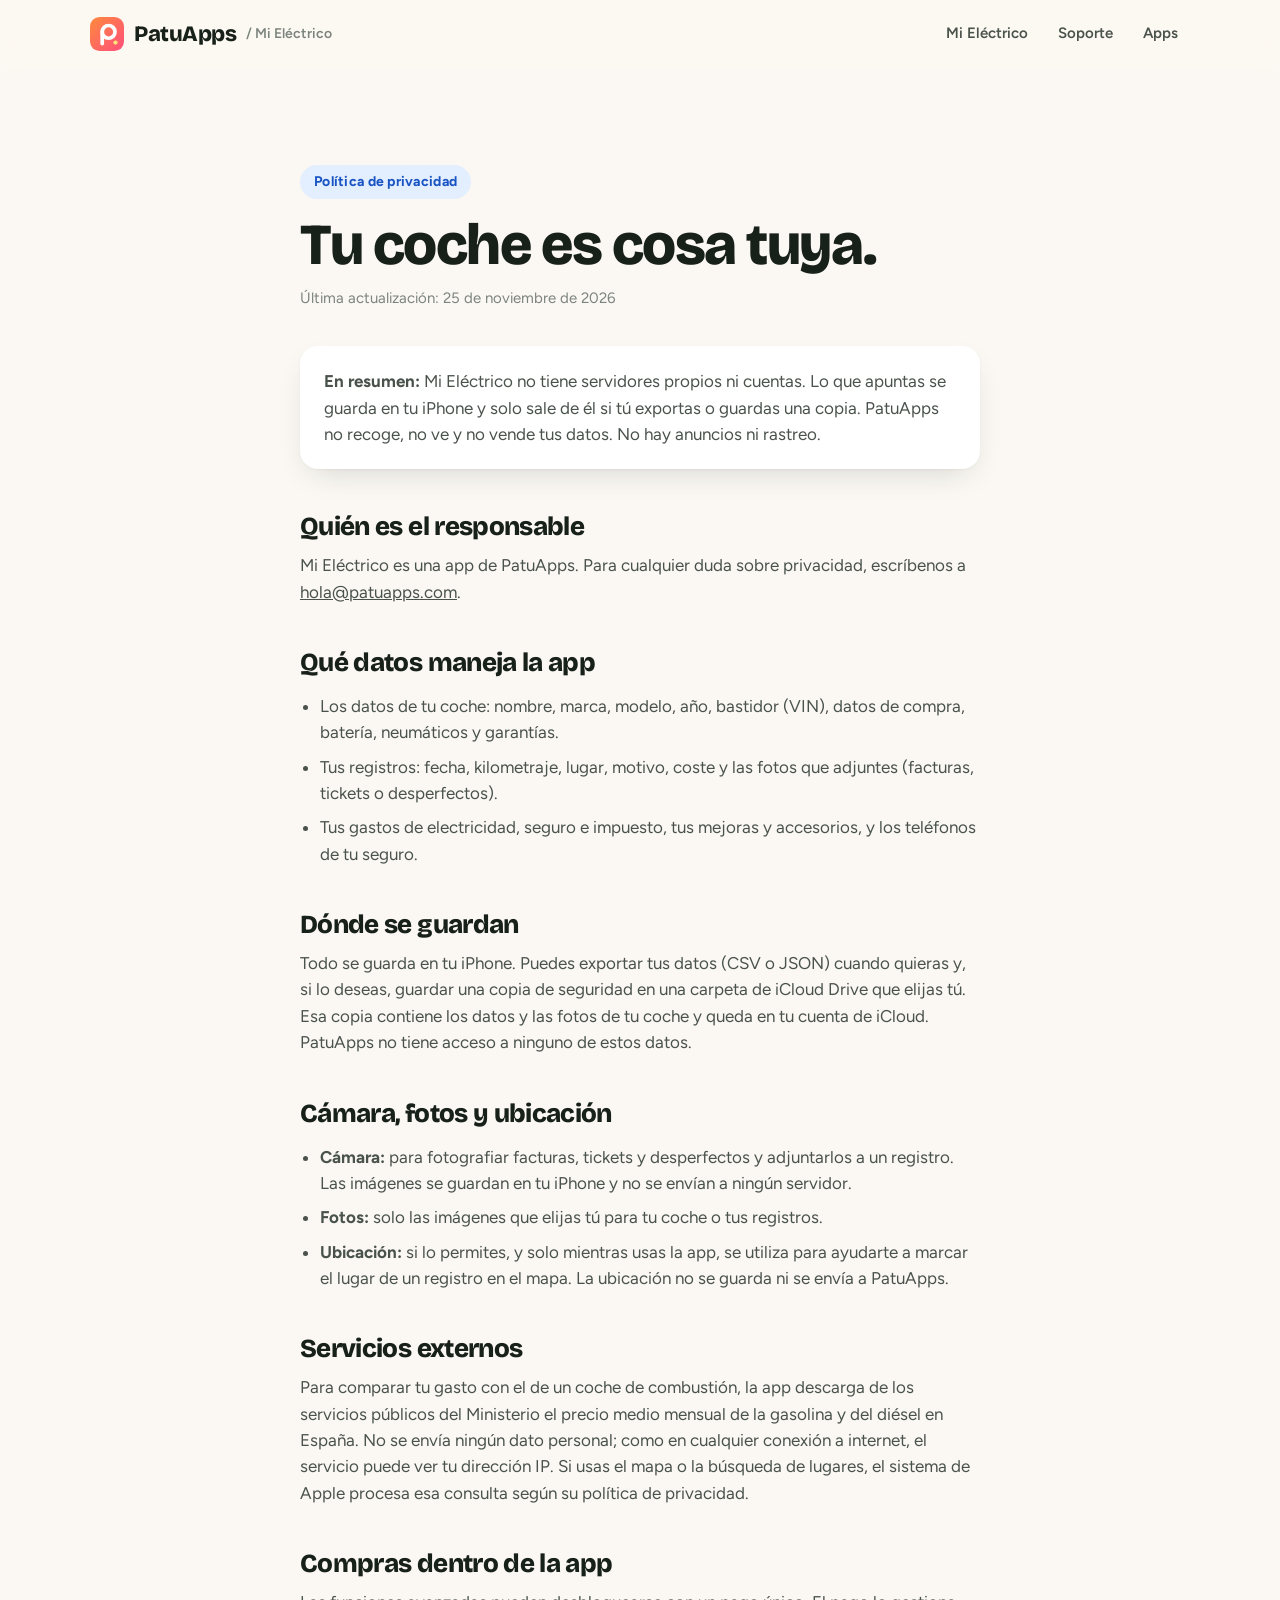
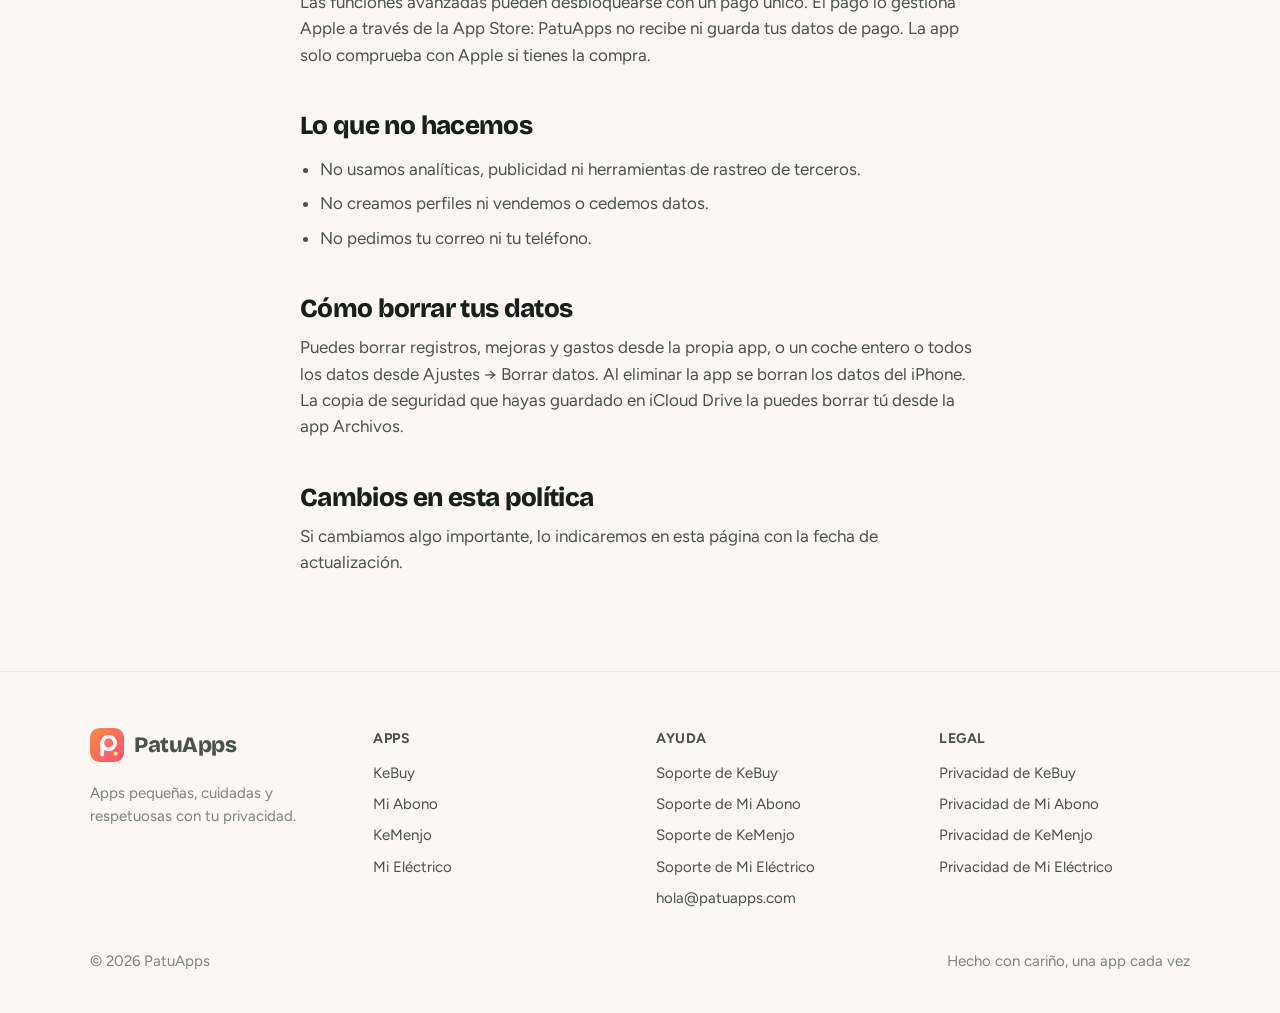
<file: mielectrico/privacidad.html>
<!doctype html>
<html lang="es" data-root="../" data-app="mielectrico">
<head>
  <meta charset="utf-8">
  <meta name="viewport" content="width=device-width, initial-scale=1">
  <title>Privacidad · Mi Eléctrico</title>
  <meta name="description" content="Política de privacidad de Mi Eléctrico, de PatuApps.">
  <meta name="theme-color" content="#2f7bff">
  <link rel="icon" href="img/mielectrico-icon.png">
  <link rel="apple-touch-icon" href="img/mielectrico-icon.png">
  <link rel="preconnect" href="https://fonts.googleapis.com">
  <link rel="preconnect" href="https://fonts.gstatic.com" crossorigin>
  <link href="https://fonts.googleapis.com/css2?family=Bricolage+Grotesque:opsz,wght@12..96,600;12..96,800&family=Figtree:wght@400;500;600;700&display=swap" rel="stylesheet">
  <link rel="stylesheet" href="../assets/css/site.css">
  <link rel="stylesheet" href="mielectrico.css">
</head>
<body>
  <header data-site-header data-links='<a href="./">Mi Eléctrico</a><a class="nav-hide" href="soporte.html">Soporte</a>'></header>
  <main class="doc">
    <span class="eyebrow">Política de privacidad</span>
    <h1>Tu coche es cosa tuya.</h1>
    <p class="updated">Última actualización: 25 de noviembre de 2026</p>

    <div class="card">
      <p><strong>En resumen:</strong> Mi Eléctrico no tiene servidores propios ni cuentas. Lo que apuntas se guarda en tu iPhone y solo sale de él si tú exportas o guardas una copia. PatuApps no recoge, no ve y no vende tus datos. No hay anuncios ni rastreo.</p>
    </div>

    <h2>Quién es el responsable</h2>
    <p>Mi Eléctrico es una app de PatuApps. Para cualquier duda sobre privacidad, escríbenos a <a data-mail href="#"></a>.</p>

    <h2>Qué datos maneja la app</h2>
    <ul>
      <li>Los datos de tu coche: nombre, marca, modelo, año, bastidor (VIN), datos de compra, batería, neumáticos y garantías.</li>
      <li>Tus registros: fecha, kilometraje, lugar, motivo, coste y las fotos que adjuntes (facturas, tickets o desperfectos).</li>
      <li>Tus gastos de electricidad, seguro e impuesto, tus mejoras y accesorios, y los teléfonos de tu seguro.</li>
    </ul>

    <h2>Dónde se guardan</h2>
    <p>Todo se guarda en tu iPhone. Puedes exportar tus datos (CSV o JSON) cuando quieras y, si lo deseas, guardar una copia de seguridad en una carpeta de iCloud Drive que elijas tú. Esa copia contiene los datos y las fotos de tu coche y queda en tu cuenta de iCloud. PatuApps no tiene acceso a ninguno de estos datos.</p>

    <h2>Cámara, fotos y ubicación</h2>
    <ul>
      <li><strong>Cámara:</strong> para fotografiar facturas, tickets y desperfectos y adjuntarlos a un registro. Las imágenes se guardan en tu iPhone y no se envían a ningún servidor.</li>
      <li><strong>Fotos:</strong> solo las imágenes que elijas tú para tu coche o tus registros.</li>
      <li><strong>Ubicación:</strong> si lo permites, y solo mientras usas la app, se utiliza para ayudarte a marcar el lugar de un registro en el mapa. La ubicación no se guarda ni se envía a PatuApps.</li>
    </ul>

    <h2>Servicios externos</h2>
    <p>Para comparar tu gasto con el de un coche de combustión, la app descarga de los servicios públicos del Ministerio el precio medio mensual de la gasolina y del diésel en España. No se envía ningún dato personal; como en cualquier conexión a internet, el servicio puede ver tu dirección IP. Si usas el mapa o la búsqueda de lugares, el sistema de Apple procesa esa consulta según su política de privacidad.</p>

    <h2>Compras dentro de la app</h2>
    <p>Las funciones avanzadas pueden desbloquearse con un pago único. El pago lo gestiona Apple a través de la App Store: PatuApps no recibe ni guarda tus datos de pago. La app solo comprueba con Apple si tienes la compra.</p>

    <h2>Lo que no hacemos</h2>
    <ul>
      <li>No usamos analíticas, publicidad ni herramientas de rastreo de terceros.</li>
      <li>No creamos perfiles ni vendemos o cedemos datos.</li>
      <li>No pedimos tu correo ni tu teléfono.</li>
    </ul>

    <h2>Cómo borrar tus datos</h2>
    <p>Puedes borrar registros, mejoras y gastos desde la propia app, o un coche entero o todos los datos desde Ajustes → Borrar datos. Al eliminar la app se borran los datos del iPhone. La copia de seguridad que hayas guardado en iCloud Drive la puedes borrar tú desde la app Archivos.</p>

    <h2>Cambios en esta política</h2>
    <p>Si cambiamos algo importante, lo indicaremos en esta página con la fecha de actualización.</p>
  </main>
  <footer data-site-footer></footer>
  <script src="../assets/js/apps.js"></script>
  <script src="../assets/js/site.js"></script>
  <script>document.querySelectorAll("[data-mail]").forEach(a => { a.href = "mailto:" + PATU.contactEmail; a.textContent = PATU.contactEmail; });</script>
</body>
</html>
</file>
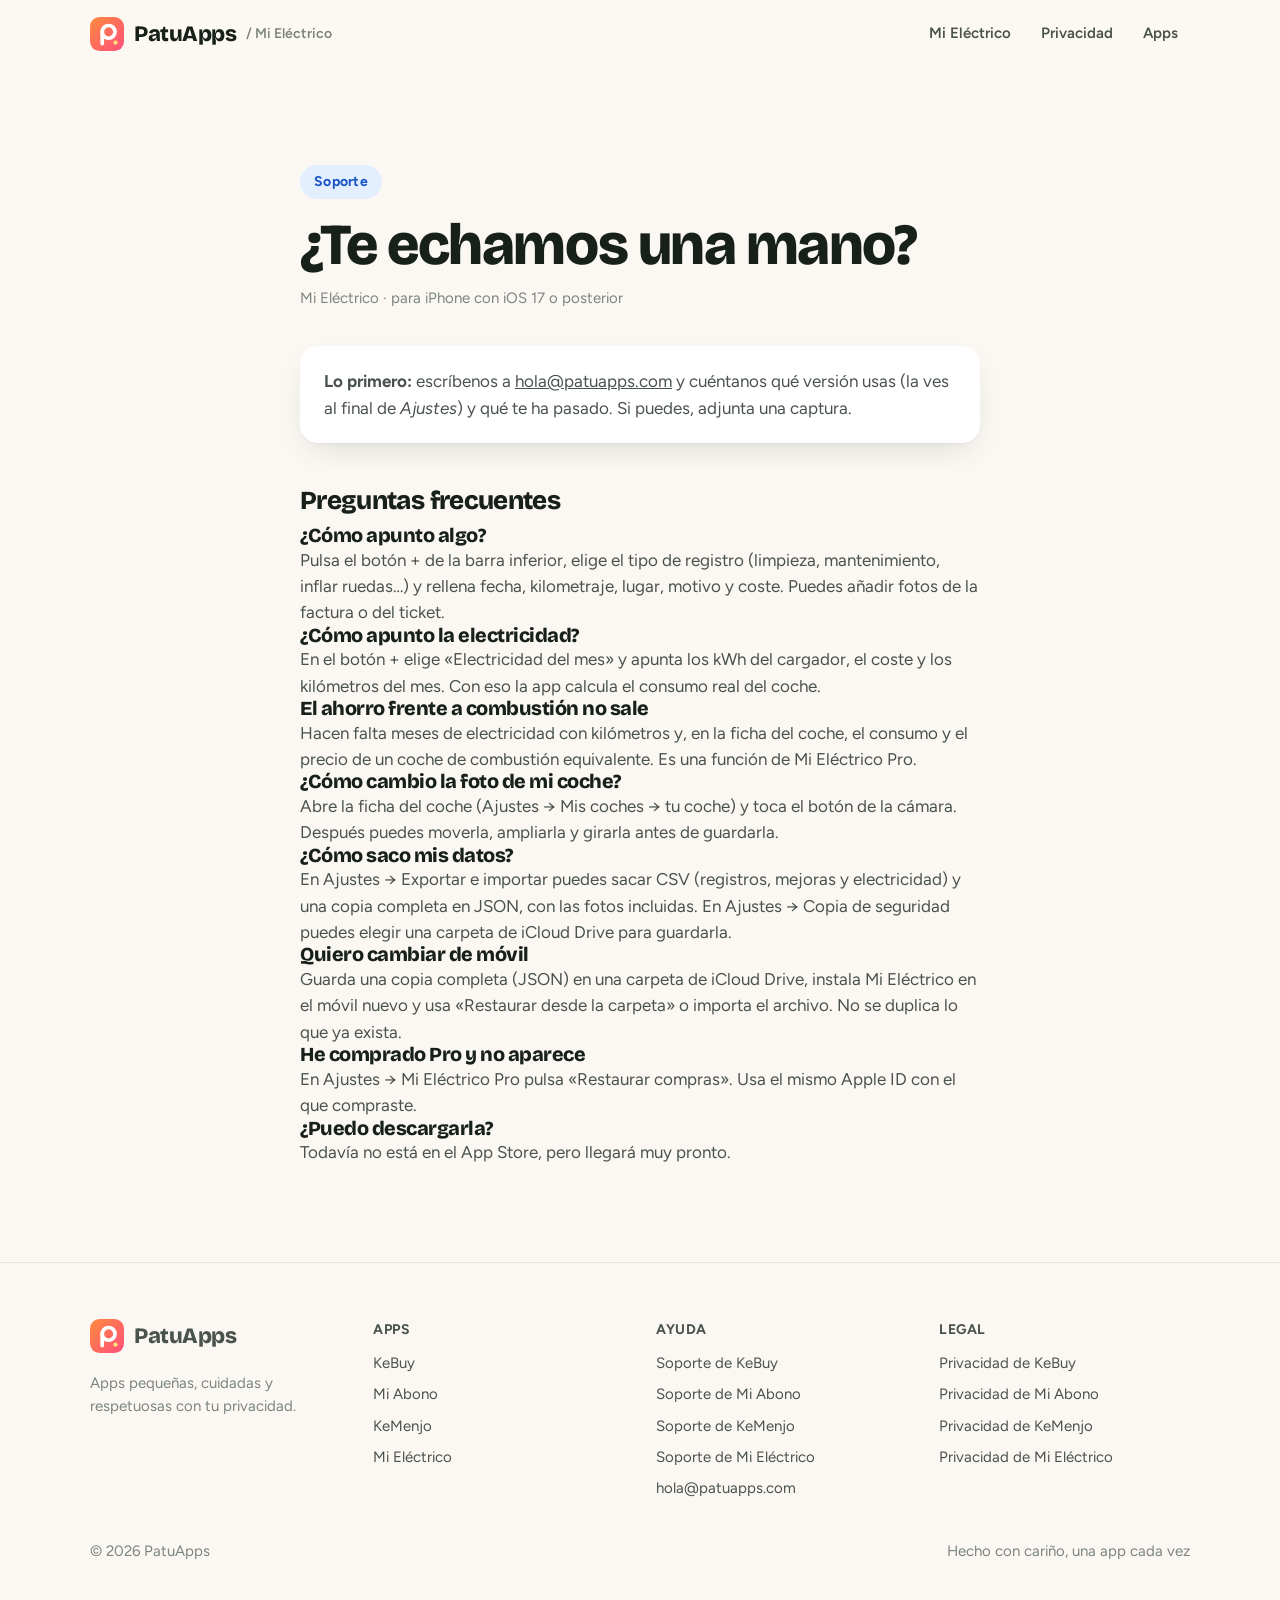
<file: mielectrico/soporte.html>
<!doctype html>
<html lang="es" data-root="../" data-app="mielectrico">
<head>
  <meta charset="utf-8">
  <meta name="viewport" content="width=device-width, initial-scale=1">
  <title>Soporte · Mi Eléctrico</title>
  <meta name="description" content="Soporte de Mi Eléctrico, de PatuApps.">
  <meta name="theme-color" content="#2f7bff">
  <link rel="icon" href="img/mielectrico-icon.png">
  <link rel="apple-touch-icon" href="img/mielectrico-icon.png">
  <link rel="preconnect" href="https://fonts.googleapis.com">
  <link rel="preconnect" href="https://fonts.gstatic.com" crossorigin>
  <link href="https://fonts.googleapis.com/css2?family=Bricolage+Grotesque:opsz,wght@12..96,600;12..96,800&family=Figtree:wght@400;500;600;700&display=swap" rel="stylesheet">
  <link rel="stylesheet" href="../assets/css/site.css">
  <link rel="stylesheet" href="mielectrico.css">
</head>
<body>
  <header data-site-header data-links='<a href="./">Mi Eléctrico</a><a class="nav-hide" href="privacidad.html">Privacidad</a>'></header>
  <main class="doc">
    <span class="eyebrow">Soporte</span>
    <h1>¿Te echamos una mano?</h1>
    <p class="updated">Mi Eléctrico · para iPhone con iOS 17 o posterior</p>

    <div class="card">
      <p><strong>Lo primero:</strong> escríbenos a <a data-mail href="#"></a> y cuéntanos qué versión usas (la ves al final de <em>Ajustes</em>) y qué te ha pasado. Si puedes, adjunta una captura.</p>
    </div>

    <h2>Preguntas frecuentes</h2>

    <h3>¿Cómo apunto algo?</h3>
    <p>Pulsa el botón + de la barra inferior, elige el tipo de registro (limpieza, mantenimiento, inflar ruedas…) y rellena fecha, kilometraje, lugar, motivo y coste. Puedes añadir fotos de la factura o del ticket.</p>

    <h3>¿Cómo apunto la electricidad?</h3>
    <p>En el botón + elige «Electricidad del mes» y apunta los kWh del cargador, el coste y los kilómetros del mes. Con eso la app calcula el consumo real del coche.</p>

    <h3>El ahorro frente a combustión no sale</h3>
    <p>Hacen falta meses de electricidad con kilómetros y, en la ficha del coche, el consumo y el precio de un coche de combustión equivalente. Es una función de Mi Eléctrico Pro.</p>

    <h3>¿Cómo cambio la foto de mi coche?</h3>
    <p>Abre la ficha del coche (Ajustes → Mis coches → tu coche) y toca el botón de la cámara. Después puedes moverla, ampliarla y girarla antes de guardarla.</p>

    <h3>¿Cómo saco mis datos?</h3>
    <p>En Ajustes → Exportar e importar puedes sacar CSV (registros, mejoras y electricidad) y una copia completa en JSON, con las fotos incluidas. En Ajustes → Copia de seguridad puedes elegir una carpeta de iCloud Drive para guardarla.</p>

    <h3>Quiero cambiar de móvil</h3>
    <p>Guarda una copia completa (JSON) en una carpeta de iCloud Drive, instala Mi Eléctrico en el móvil nuevo y usa «Restaurar desde la carpeta» o importa el archivo. No se duplica lo que ya exista.</p>

    <h3>He comprado Pro y no aparece</h3>
    <p>En Ajustes → Mi Eléctrico Pro pulsa «Restaurar compras». Usa el mismo Apple ID con el que compraste.</p>

    <h3>¿Puedo descargarla?</h3>
    <p>Todavía no está en el App Store, pero llegará muy pronto.</p>
  </main>
  <footer data-site-footer></footer>
  <script src="../assets/js/apps.js"></script>
  <script src="../assets/js/site.js"></script>
  <script>document.querySelectorAll("[data-mail]").forEach(a => { a.href = "mailto:" + PATU.contactEmail; a.textContent = PATU.contactEmail; });</script>
</body>
</html>
</file>
<file: assets/css/site.css>
/* =========================================================
   PatuApps · sistema de diseño compartido por todas las webs
   Cada app redefine --accent / --accent-soft / --accent-ink.
   ========================================================= */

:root {
  --bg: #fbf8f3;
  --bg-2: #f3eee5;
  --surface: #ffffff;
  --ink: #18201a;
  --ink-2: #4a524c;
  --ink-3: #7c847e;
  --line: rgba(24, 32, 26, 0.09);
  --shadow: 0 1px 2px rgba(24, 32, 26, 0.04), 0 12px 32px -12px rgba(24, 32, 26, 0.18);
  --shadow-lg: 0 2px 4px rgba(24, 32, 26, 0.04), 0 40px 80px -30px rgba(24, 32, 26, 0.35);

  --accent: #ff6b3d;          /* color de PatuApps */
  --accent-soft: #ffe7dc;
  --accent-ink: #b8401a;

  --sun: #ffc53d;
  --sky: #4c9bff;
  --berry: #ff5f8f;
  --leaf: #3fbf5f;

  --radius: 28px;
  --radius-sm: 18px;
  --max: 1180px;
  --gutter: clamp(16px, 4vw, 40px);

  --font-display: "Bricolage Grotesque", ui-rounded, "SF Pro Rounded", system-ui, sans-serif;
  --font-body: "Figtree", system-ui, -apple-system, "PingFang SC", "Segoe UI", sans-serif;
  color-scheme: light;
}

@media (prefers-color-scheme: dark) {
  :root:not([data-theme="light"]) {
    --bg: #0f1311;
    --bg-2: #161b18;
    --surface: #1b211e;
    --ink: #f1f4ef;
    --ink-2: #b9c1bb;
    --ink-3: #87908a;
    --line: rgba(255, 255, 255, 0.09);
    --shadow: 0 1px 2px rgba(0, 0, 0, 0.3), 0 12px 32px -12px rgba(0, 0, 0, 0.6);
    --shadow-lg: 0 2px 4px rgba(0, 0, 0, 0.3), 0 40px 80px -30px rgba(0, 0, 0, 0.8);
    --accent-soft: #3a2117;
    --accent-ink: #ff9a77;
    color-scheme: dark;
  }
}
:root[data-theme="dark"] {
  --bg: #0f1311; --bg-2: #161b18; --surface: #1b211e;
  --ink: #f1f4ef; --ink-2: #b9c1bb; --ink-3: #87908a; --line: rgba(255,255,255,.09);
  --accent-soft: #3a2117; --accent-ink: #ff9a77; color-scheme: dark;
}

*, *::before, *::after { box-sizing: border-box; }
html { -webkit-text-size-adjust: 100%; scroll-behavior: smooth; }
body {
  margin: 0;
  background: var(--bg);
  color: var(--ink);
  font-family: var(--font-body);
  font-size: 17px;
  line-height: 1.55;
  -webkit-font-smoothing: antialiased;
  overflow-x: hidden;
}
img { max-width: 100%; display: block; }
a { color: inherit; }
h1, h2, h3 { font-family: var(--font-display); line-height: 1.04; letter-spacing: -0.025em; margin: 0; font-weight: 800; }
p { margin: 0; }

.wrap { width: 100%; max-width: var(--max); margin: 0 auto; padding: 0 var(--gutter); }
.eyebrow {
  display: inline-flex; align-items: center; gap: 8px;
  font-weight: 700; font-size: 14px; letter-spacing: .02em;
  color: var(--accent-ink); background: var(--accent-soft);
  padding: 6px 14px; border-radius: 999px;
}
.lead { font-size: clamp(18px, 2vw, 21px); color: var(--ink-2); max-width: 38em; }
.section { padding: clamp(72px, 10vw, 140px) 0; }
.section-head { display: grid; gap: 18px; max-width: 760px; margin-bottom: clamp(36px, 5vw, 64px); }
.section-head h2 { font-size: clamp(36px, 5.4vw, 64px); }
.center { text-align: center; margin-left: auto; margin-right: auto; justify-items: center; }
.section-head .eyebrow { justify-self: start; }
.section-head.center .eyebrow { justify-self: center; }

/* ---------- Cabecera ---------- */
.site-header {
  position: sticky; top: 0; z-index: 50;
  background: color-mix(in srgb, var(--bg) 78%, transparent);
  backdrop-filter: saturate(1.6) blur(18px);
  -webkit-backdrop-filter: saturate(1.6) blur(18px);
  border-bottom: 1px solid transparent;
  transition: border-color .3s;
}
.site-header.scrolled { border-bottom-color: var(--line); }
.site-header .wrap { display: flex; align-items: center; justify-content: space-between; height: 68px; gap: 16px; }
.brand { display: inline-flex; align-items: center; gap: 10px; text-decoration: none; font-family: var(--font-display); font-weight: 800; font-size: 22px; letter-spacing: -0.02em; }
.brand-mark { width: 34px; height: 34px; flex: none; }
.brand small { font-family: var(--font-body); font-weight: 600; font-size: 14px; color: var(--ink-3); letter-spacing: 0; }
.nav { display: flex; align-items: center; gap: 6px; }
.nav a { text-decoration: none; font-weight: 600; font-size: 15px; color: var(--ink-2); padding: 8px 12px; border-radius: 999px; }
.nav a:hover { color: var(--ink); background: var(--bg-2); }
.nav a.btn, .nav a.btn:hover { color: #fff; background: var(--accent); }
.nav .nav-hide { display: none; }
@media (min-width: 760px) { .nav .nav-hide { display: inline-block; } }

/* ---------- Botones ---------- */
.btn {
  display: inline-flex; align-items: center; justify-content: center; gap: 10px;
  font: 700 16px/1 var(--font-body); text-decoration: none; cursor: pointer;
  padding: 16px 24px; border-radius: 999px; border: 0;
  background: var(--accent); color: #fff;
  box-shadow: 0 10px 24px -10px color-mix(in srgb, var(--accent) 80%, transparent);
  transition: transform .2s cubic-bezier(.2,.8,.2,1), box-shadow .2s;
}
.btn:hover { transform: translateY(-2px); box-shadow: 0 16px 30px -12px color-mix(in srgb, var(--accent) 85%, transparent); }
.btn:focus-visible, .nav a:focus-visible, .chip:focus-visible { outline: 3px solid color-mix(in srgb, var(--accent) 55%, transparent); outline-offset: 3px; }
.btn.small { padding: 11px 18px; font-size: 15px; }
.btn.ghost { background: var(--surface); color: var(--ink); box-shadow: inset 0 0 0 1.5px var(--line), var(--shadow); }
.btn.dark { background: var(--ink); color: var(--bg); box-shadow: var(--shadow); }
.btn svg { width: 20px; height: 20px; }

.store-badge {
  display: inline-flex; align-items: center; gap: 12px; text-decoration: none;
  background: #000; color: #fff; padding: 12px 22px 12px 18px; border-radius: 16px;
  box-shadow: var(--shadow);
}
:root[data-theme="dark"] .store-badge { box-shadow: inset 0 0 0 1px rgba(255,255,255,.25); }
@media (prefers-color-scheme: dark) { :root:not([data-theme="light"]) .store-badge { box-shadow: inset 0 0 0 1px rgba(255,255,255,.25); } }
.store-badge svg { width: 26px; height: 26px; }
.store-badge span { display: grid; line-height: 1.1; text-align: left; }
.store-badge small { font-size: 12px; opacity: .8; font-weight: 500; }
.store-badge strong { font-size: 19px; font-weight: 700; letter-spacing: -0.01em; }

/* ---------- Marco de iPhone ---------- */
.phone {
  --w: 300px;
  position: relative; width: var(--w); aspect-ratio: 1206 / 2622;
  border-radius: calc(var(--w) * 0.16);
  padding: calc(var(--w) * 0.032);
  background: linear-gradient(145deg, #2a2d2b, #0b0c0b 60%, #2a2d2b);
  box-shadow: var(--shadow-lg), inset 0 0 0 1.5px rgba(255,255,255,.12);
  flex: none;
}
.phone::after { /* isla dinámica */
  content: ""; position: absolute; top: calc(var(--w) * 0.058); left: 50%; transform: translateX(-50%);
  width: 30%; height: calc(var(--w) * 0.085); border-radius: 999px; background: #000; z-index: 2;
}
.phone img { width: 100%; height: 100%; object-fit: cover; object-position: top; border-radius: calc(var(--w) * 0.13); background: #f2f3f5; }
.phone.cropped { aspect-ratio: auto; }
.phone.cropped img { height: auto; }

/* ---------- Tarjetas de apps (portada y pie) ---------- */
.app-grid { display: grid; gap: 22px; grid-template-columns: repeat(auto-fill, minmax(min(100%, 320px), 1fr)); }
.app-card {
  --accent: var(--app-accent, var(--accent));
  position: relative; overflow: hidden; display: grid; gap: 18px; align-content: start;
  padding: 28px; border-radius: var(--radius); background: var(--surface);
  box-shadow: var(--shadow); text-decoration: none; min-height: 300px;
  transition: transform .35s cubic-bezier(.2,.8,.2,1), box-shadow .35s;
}
a.app-card:hover { transform: translateY(-6px) rotate(-.4deg); box-shadow: var(--shadow-lg); }
.app-card .app-icon { width: 84px; height: 84px; border-radius: 22px; box-shadow: 0 10px 24px -10px rgba(0,0,0,.35); }
.app-card h3 { font-size: 32px; }
.app-card p { color: var(--ink-2); }
.app-card .meta { display: flex; flex-wrap: wrap; gap: 8px; margin-top: auto; }
.pill { font-size: 13px; font-weight: 700; padding: 5px 11px; border-radius: 999px; background: var(--bg-2); color: var(--ink-2); }
.pill.accent { background: color-mix(in srgb, var(--accent) 14%, transparent); color: var(--accent); }
.app-card .arrow { position: absolute; top: 28px; right: 28px; width: 44px; height: 44px; border-radius: 50%; display: grid; place-items: center; background: color-mix(in srgb, var(--accent) 12%, transparent); color: var(--accent); transition: transform .3s; }
a.app-card:hover .arrow { transform: translateX(4px); }
.app-card .glow { position: absolute; right: -60px; bottom: -60px; width: 220px; height: 220px; border-radius: 50%; background: radial-gradient(circle, color-mix(in srgb, var(--accent) 22%, transparent), transparent 70%); pointer-events: none; }
.app-card.placeholder { background: transparent; box-shadow: none; border: 2px dashed var(--line); place-content: center; justify-items: center; text-align: center; color: var(--ink-3); }
.app-card.placeholder .q { width: 84px; height: 84px; border-radius: 22px; display: grid; place-items: center; font: 800 40px var(--font-display); background: var(--bg-2); color: var(--ink-3); }

/* ---------- Pie ---------- */
.site-footer { padding: 56px 0 40px; border-top: 1px solid var(--line); color: var(--ink-3); font-size: 15px; }
.site-footer .cols { display: grid; gap: 32px; grid-template-columns: repeat(auto-fit, minmax(180px, 1fr)); margin-bottom: 40px; }
.site-footer h4 { margin: 0 0 12px; font-size: 14px; letter-spacing: .04em; text-transform: uppercase; color: var(--ink-2); }
.site-footer ul { list-style: none; margin: 0; padding: 0; display: grid; gap: 8px; }
.site-footer a { text-decoration: none; color: var(--ink-2); }
.site-footer a:hover { color: var(--ink); }
.site-footer .bottom { display: flex; flex-wrap: wrap; gap: 12px; justify-content: space-between; }

/* ---------- Animación al aparecer ---------- */
.reveal { opacity: 0; transform: translateY(28px); transition: opacity .8s cubic-bezier(.2,.8,.2,1), transform .8s cubic-bezier(.2,.8,.2,1); }
.reveal.in { opacity: 1; transform: none; }
.reveal.d1 { transition-delay: .08s; } .reveal.d2 { transition-delay: .16s; } .reveal.d3 { transition-delay: .24s; }

@keyframes float { 0%,100% { transform: translateY(0) rotate(var(--r, 0deg)); } 50% { transform: translateY(-14px) rotate(calc(var(--r, 0deg) + 6deg)); } }
@keyframes marquee { to { transform: translateX(-50%); } }

@media (prefers-reduced-motion: reduce) {
  *, *::before, *::after { animation: none !important; transition: none !important; }
  .reveal { opacity: 1; transform: none; }
  html { scroll-behavior: auto; }
}

/* ---------- Páginas de texto (privacidad, soporte) ---------- */
.doc { max-width: 760px; margin: 0 auto; padding: clamp(48px, 8vw, 96px) var(--gutter); }
.doc h1 { font-size: clamp(38px, 6vw, 58px); margin: 16px 0 12px; }
.doc .updated { color: var(--ink-3); font-size: 15px; margin-bottom: 36px; }
.doc h2 { font-size: 26px; margin: 44px 0 12px; }
.doc p, .doc li { color: var(--ink-2); }
.doc p + p { margin-top: 12px; }
.doc ul { padding-left: 1.2em; display: grid; gap: 8px; }
.doc .card { background: var(--surface); border-radius: var(--radius-sm); padding: 22px 24px; box-shadow: var(--shadow); margin: 20px 0; }
.doc details { background: var(--surface); border-radius: var(--radius-sm); padding: 18px 22px; box-shadow: var(--shadow); margin: 12px 0; }
.doc summary { cursor: pointer; font-weight: 700; color: var(--ink); }
.doc details p { margin-top: 10px; }
</file>
<file: kebuy/kebuy.css>
/* KeBuy · estilos propios de la página. El sistema base está en /assets/css/site.css */
:root {
  --accent: #2e8b3e;
  --accent-soft: #e3f2e5;
  --accent-ink: #1f6b2c;
  --kb-mint: #d9f3e0;
  --kb-cream: #fff6df;
}
@media (prefers-color-scheme: dark) {
  :root:not([data-theme="light"]) { --accent: #4cc764; --accent-soft: #17301d; --accent-ink: #7fe093; --kb-mint: #14261a; --kb-cream: #2a2416; }
}
:root[data-theme="dark"] { --accent: #4cc764; --accent-soft: #17301d; --accent-ink: #7fe093; --kb-mint: #14261a; --kb-cream: #2a2416; }

.muted { color: var(--ink-3); }

/* ---------- Hero ---------- */
.kb-hero { position: relative; overflow: hidden; padding: clamp(40px, 7vw, 96px) 0 clamp(56px, 8vw, 110px); }
.kb-hero .wrap { position: relative; display: grid; gap: clamp(40px, 6vw, 64px); align-items: center; }
@media (min-width: 980px) { .kb-hero .wrap { grid-template-columns: 1fr 1fr; } }
.kb-hero h1 { font-size: clamp(56px, 8.6vw, 112px); margin: 22px 0 22px; }
.kb-hero .hl { color: var(--accent); position: relative; white-space: nowrap; }
.kb-hero .hl::after {
  content: ""; position: absolute; left: 2%; right: 4%; bottom: .06em; height: .16em; z-index: -1;
  background: var(--sun); border-radius: 999px; transform: rotate(-1.5deg); opacity: .85;
}
.kb-hero .ctas { display: flex; flex-wrap: wrap; gap: 12px; align-items: center; margin-top: 32px; }
.app-id { display: inline-flex; align-items: center; gap: 14px; }
.app-id img { width: 64px; height: 64px; border-radius: 16px; box-shadow: var(--shadow); }
.app-id strong { display: block; font: 800 24px/1 var(--font-display); }
.app-id span { color: var(--ink-3); font-weight: 600; font-size: 15px; }
.mini-proof { list-style: none; padding: 0; margin: 36px 0 0; display: flex; flex-wrap: wrap; gap: 10px 26px; color: var(--ink-2); font-size: 15px; }
.mini-proof b { font: 800 26px var(--font-display); color: var(--ink); margin-right: 6px; }

.blob { position: absolute; border-radius: 50%; filter: blur(60px); opacity: .55; pointer-events: none; }
.blob.b1 { width: 520px; height: 520px; right: -120px; top: -80px; background: var(--kb-mint); }
.blob.b2 { width: 380px; height: 380px; left: -140px; bottom: -120px; background: var(--kb-cream); }

.kb-hero-art { position: relative; height: clamp(520px, 60vw, 660px); max-width: 600px; width: 100%; margin: 0 auto; }
.kb-hero-art .phone { position: absolute; }
.kb-hero-art .p-back { left: 52%; top: 2%; transform: rotate(7deg); }
.kb-hero-art .p-front { left: 12%; top: 8%; transform: rotate(-4deg); }
.kb-hero-art .p-back.in { transform: rotate(7deg); }
.kb-hero-art .p-front.in { transform: rotate(-4deg); }
@media (max-width: 560px) {
  .kb-hero-art { height: 520px; }
  .kb-hero-art .p-front { left: 4%; }
  .kb-hero-art .p-back { left: 40%; }
}
.flt { position: absolute; left: var(--x); top: var(--y); width: var(--s); height: var(--s); z-index: 3;
  filter: drop-shadow(0 12px 16px rgba(0,0,0,.18)); animation: float 6.5s ease-in-out infinite; transform: rotate(var(--r)); }
.toast {
  position: absolute; z-index: 4; display: flex; align-items: center; gap: 10px;
  background: var(--surface); color: var(--ink); border-radius: 16px; padding: 10px 14px 10px 10px;
  font-size: 14px; box-shadow: var(--shadow-lg); max-width: 270px; line-height: 1.3;
  animation: float 8s ease-in-out infinite;
}
.toast .av { width: 30px; height: 30px; border-radius: 50%; color: #fff; display: grid; place-items: center; font-weight: 800; flex: none; }
.toast .ok { width: 30px; height: 30px; border-radius: 50%; background: var(--accent); color: #fff; display: grid; place-items: center; font-weight: 800; flex: none; }
.toast.t1 { left: -2%; top: 40%; }
.toast.t2 { right: -2%; top: 74%; animation-delay: -3s; }
@media (max-width: 560px) { .toast.t1 { left: 0; top: 46%; } .toast.t2 { right: 0; } }

/* ---------- Cinta de ilustraciones ---------- */
.ribbon { padding: 18px 0; background: var(--accent); overflow: hidden; display: grid; gap: 10px; transform: rotate(-1.5deg); margin: 0 -20px; box-shadow: var(--shadow); }
.ribbon .track { display: flex; gap: 14px; width: max-content; animation: marquee 60s linear infinite; }
.ribbon .track.rev { animation-direction: reverse; animation-duration: 70s; }
.ribbon .chip-ill { display: inline-flex; align-items: center; gap: 10px; padding: 8px 16px 8px 8px; border-radius: 999px; background: rgba(255,255,255,.95); color: #18201a; font-weight: 700; font-size: 15px; white-space: nowrap; }
.ribbon .chip-ill img { width: 34px; height: 34px; }

/* ---------- Bento de funciones ---------- */
.bento { display: grid; gap: 20px; grid-template-columns: 1fr; }
@media (min-width: 760px) { .bento { grid-template-columns: repeat(6, 1fr); } }
.tile {
  position: relative; overflow: hidden; border-radius: var(--radius); background: var(--surface);
  box-shadow: var(--shadow); padding: clamp(24px, 3vw, 34px); display: grid; gap: 22px; align-content: start;
}
.tile h3 { font-size: clamp(24px, 2.4vw, 32px); }
.tile p { color: var(--ink-2); margin-top: 10px; }
.tile .tag { display: inline-block; font-size: 13px; font-weight: 700; color: var(--accent-ink); background: var(--accent-soft); padding: 5px 11px; border-radius: 999px; margin-bottom: 14px; }
.tile .shot { display: flex; justify-content: center; }
.tile .shot.crop { margin: 0 calc(-1 * clamp(24px, 3vw, 34px)) calc(-1 * clamp(24px, 3vw, 34px)); height: 300px; overflow: hidden; align-items: flex-start; }
.tile .shot.crop img { width: min(320px, 82%); border-radius: 26px 26px 0 0; box-shadow: var(--shadow-lg); border: 6px solid #111; border-bottom: 0; }

@media (min-width: 760px) {
  .t-share { grid-column: span 4; grid-template-columns: 1fr auto; align-items: center; background: linear-gradient(135deg, var(--kb-mint), var(--surface) 70%); }
  .t-share .shot { margin-bottom: -120px; }
  .t-ill { grid-column: span 2; }
  .t-search, .t-mine, .t-usual { grid-column: span 2; }
  .t-scan, .t-private { grid-column: span 3; }
  .t-theme { grid-column: span 4; grid-template-columns: 1fr auto; align-items: center; }
  .t-offline { grid-column: span 2; }
  .t-stats { grid-column: span 6; grid-template-columns: 1fr auto; align-items: end; column-gap: 32px; }
  .t-stats .shot.crop { margin-left: 0; width: 340px; }
  .t-stats .copy { align-self: center; max-width: 520px; }
}
.t-share .shot .phone { transform: rotate(4deg); }

.ill-grid { display: grid; grid-template-columns: repeat(4, 1fr); gap: 10px; }
.ill-grid span { aspect-ratio: 1; border-radius: 16px; background: var(--bg-2); display: grid; place-items: center; transition: transform .3s cubic-bezier(.2,.8,.2,1); }
.ill-grid span:hover { transform: scale(1.12) rotate(-6deg); }
.ill-grid img { width: 70%; }

.t-scan { background: linear-gradient(160deg, var(--kb-cream), var(--surface) 70%); }
.scanner { position: relative; height: 200px; display: grid; place-items: center; }
.scanner .pack { width: 170px; background: var(--surface); border-radius: 18px; padding: 18px; box-shadow: var(--shadow-lg); display: grid; gap: 12px; justify-items: center; transform: rotate(-4deg); }
.scanner .pack img { width: 72px; }
.scanner .barcode { width: 100%; height: 44px; background: repeating-linear-gradient(90deg, #18201a 0 2px, transparent 2px 4px, #18201a 4px 7px, transparent 7px 9px, #18201a 9px 10px, transparent 10px 13px); border-radius: 4px; }
.scanner .laser { position: absolute; left: 50%; width: 230px; height: 3px; margin-left: -115px; background: #ff3b30; border-radius: 3px; box-shadow: 0 0 16px 4px rgba(255,59,48,.55); animation: scan 2.6s ease-in-out infinite; }
@keyframes scan { 0%,100% { top: 22%; } 50% { top: 78%; } }

.t-private { background: linear-gradient(160deg, #eef0ff, var(--surface) 70%); }
@media (prefers-color-scheme: dark) { :root:not([data-theme="light"]) .t-private { background: linear-gradient(160deg, #1d2036, var(--surface) 70%); } }
.lockrow { display: grid; gap: 10px; }
.lockrow .item { display: flex; align-items: center; gap: 12px; background: var(--surface); border-radius: 16px; padding: 12px 16px; box-shadow: var(--shadow); font-weight: 700; }
.lockrow .item img { width: 38px; }
.lockrow .item i { margin-left: auto; font-style: normal; }
.lockrow .item.ghosted { opacity: .55; filter: blur(.4px); transform: scale(.97); }

.swatches { display: flex; gap: 8px; margin-top: 18px; flex-wrap: wrap; }
.swatches i { width: 30px; height: 30px; border-radius: 50%; box-shadow: inset 0 0 0 3px rgba(255,255,255,.6), var(--shadow); }
.duo { display: flex; gap: 14px; justify-content: center; }
.duo .phone:first-child { transform: rotate(-4deg) translateY(10px); }
.duo .phone:last-child { transform: rotate(4deg); }
@media (max-width: 520px) { .duo .phone { --w: 150px !important; } }

.t-offline { background: linear-gradient(160deg, #e4eeff, var(--surface) 70%); }
.t-stats { background: linear-gradient(135deg, var(--kb-mint), var(--surface) 70%); }
@media (prefers-color-scheme: dark) { :root:not([data-theme="light"]) .t-offline { background: linear-gradient(160deg, #172234, var(--surface) 70%); } }
.signal { display: flex; align-items: flex-end; gap: 8px; height: 90px; justify-content: center; position: relative; }
.signal i { width: 18px; border-radius: 6px; background: var(--line); }
.signal i:nth-child(1) { height: 25%; background: var(--sky); } .signal i:nth-child(2) { height: 50%; } .signal i:nth-child(3) { height: 75%; } .signal i:nth-child(4) { height: 100%; }
.signal b { position: absolute; right: calc(50% - 74px); top: -6px; width: 40px; height: 40px; border-radius: 50%; display: grid; place-items: center; background: var(--accent); color: #fff; box-shadow: var(--shadow); }

/* ---------- Idiomas ---------- */
.langs { background: linear-gradient(180deg, transparent, var(--bg-2) 30%, var(--bg-2) 70%, transparent); }
.langs-grid { display: grid; gap: 48px; align-items: center; }
@media (min-width: 900px) { .langs-grid { grid-template-columns: 1.1fr .9fr; } }
.langs h2 { font-size: clamp(36px, 5vw, 62px); margin: 18px 0 20px; }
.swap { color: var(--accent); display: inline-block; min-width: 4ch; transition: opacity .35s, transform .35s; }
.swap.out { opacity: 0; transform: translateY(-.3em); }
.lang-tabs { display: flex; flex-wrap: wrap; gap: 8px; margin-top: 30px; }
.chip { font: 700 15px var(--font-body); padding: 11px 18px; border-radius: 999px; border: 0; cursor: pointer; background: var(--surface); color: var(--ink-2); box-shadow: inset 0 0 0 1.5px var(--line); transition: background .2s, color .2s; }
.chip.on { background: var(--accent); color: #fff; box-shadow: none; }
.lang-phone { position: relative; display: flex; justify-content: center; }
.lang-phone img { transition: opacity .35s; }
.lang-phone img.fade { opacity: 0; }
.lang-phone .bubble { position: absolute; left: 50%; top: 40%; transform: translateX(-112%); background: var(--surface); padding: 12px 18px; border-radius: 18px 18px 18px 4px; box-shadow: var(--shadow-lg); font-weight: 700; white-space: nowrap; }
@media (max-width: 600px) { .lang-phone .bubble { transform: translateX(-50%); top: auto; bottom: -18px; } }

/* ---------- Pasos ---------- */
.steps { list-style: none; margin: 0; padding: 0; display: grid; gap: 20px; grid-template-columns: repeat(auto-fit, minmax(min(100%, 260px), 1fr)); counter-reset: s; }
.steps li { position: relative; background: var(--surface); border-radius: var(--radius); padding: 30px; box-shadow: var(--shadow); display: grid; gap: 10px; justify-items: start; }
.steps img { width: 72px; height: 72px; margin-bottom: 6px; }
.steps h3 { font-size: 26px; }
.steps p { color: var(--ink-2); }
.steps .n { position: absolute; top: 22px; right: 26px; font: 800 64px/1 var(--font-display); color: var(--accent-soft); }

/* ---------- Privacidad ---------- */
.priv { background: #10241a; color: #eef6ef; border-radius: clamp(28px, 4vw, 48px); padding: clamp(32px, 6vw, 80px); display: grid; gap: 40px; position: relative; overflow: hidden; }
@media (min-width: 900px) { .priv { grid-template-columns: 1fr 1fr; align-items: center; } }
.priv::before { content: ""; position: absolute; width: 480px; height: 480px; border-radius: 50%; right: -160px; top: -200px; background: radial-gradient(circle, rgba(76,199,100,.35), transparent 65%); }
.priv h2 { font-size: clamp(36px, 5vw, 60px); margin: 18px 0; }
.priv p { color: #b8cdbd; font-size: 19px; margin-bottom: 28px; max-width: 30em; }
.priv .btn { background: #4cc764; color: #0b1a10; }
.eyebrow.on-dark { background: rgba(76,199,100,.16); color: #7fe093; }
.priv-list { list-style: none; margin: 0; padding: 0; display: grid; gap: 14px; position: relative; }
.priv-list li { background: rgba(255,255,255,.06); border: 1px solid rgba(255,255,255,.08); border-radius: 20px; padding: 18px 20px; display: grid; gap: 4px; }
.priv-list b { font-size: 17px; }
.priv-list span { color: #b8cdbd; font-size: 15px; }

/* ---------- Preguntas ---------- */
.faq { display: grid; gap: 12px; max-width: 820px; }
.faq details { background: var(--surface); border-radius: 20px; padding: 20px 24px; box-shadow: var(--shadow); }
.faq summary { cursor: pointer; font-weight: 700; font-size: 18px; list-style: none; display: flex; justify-content: space-between; gap: 16px; }
.faq summary::-webkit-details-marker { display: none; }
.faq summary::after { content: "+"; font: 800 24px/1 var(--font-display); color: var(--accent); transition: transform .3s; }
.faq details[open] summary::after { transform: rotate(45deg); }
.faq details p { color: var(--ink-2); margin-top: 10px; }

/* ---------- Llamada final ---------- */
.cta { position: relative; overflow: hidden; text-align: center; display: grid; justify-items: center; gap: 16px;
  background: radial-gradient(120% 140% at 50% 0%, #4cc764, #2e8b3e 55%, #1f6b2c); color: #fff;
  border-radius: clamp(28px, 4vw, 48px); padding: clamp(48px, 8vw, 100px) var(--gutter); }
.cta h2 { font-size: clamp(36px, 5.4vw, 66px); max-width: 12em; }
.cta p { font-size: 19px; opacity: .9; margin-bottom: 10px; }
.cta-icon { width: 120px; height: 120px; border-radius: 28px; box-shadow: 0 24px 50px -16px rgba(0,0,0,.5); animation: float 6s ease-in-out infinite; }
.store-badge.light { background: #fff; color: #000; }
.cta-flt { position: absolute; width: 90px; opacity: .95; animation: float 7s ease-in-out infinite; filter: drop-shadow(0 12px 16px rgba(0,0,0,.25)); }
.cta-flt.f1 { left: 6%; top: 14%; --r: -14deg; }
.cta-flt.f2 { right: 7%; top: 18%; --r: 10deg; animation-delay: -2s; }
.cta-flt.f3 { left: 11%; bottom: 10%; --r: 6deg; animation-delay: -4s; }
.cta-flt.f4 { right: 12%; bottom: 12%; --r: -8deg; animation-delay: -1s; }
@media (max-width: 640px) { .cta-flt { width: 54px; } .cta-flt.f1, .cta-flt.f3 { left: 2%; } .cta-flt.f2, .cta-flt.f4 { right: 2%; } }
</file>
<file: kemenjo/kemenjo.css>
/* KeMenjo · estilos propios de la página. El sistema base está en /assets/css/site.css */
:root {
  --accent: #34b05f;
  --accent-soft: #e3f6ea;
  --accent-ink: #1f7a42;
  --km-warm: #f08a24;
  --km-oro: #f2c230;
  --km-mint: #def5e6;
  --km-peach: #fff0dc;
}
@media (prefers-color-scheme: dark) {
  :root:not([data-theme="light"]) { --accent: #5fd08a; --accent-soft: #12281b; --accent-ink: #9be6b8; --km-mint: #112218; --km-peach: #2a2012; }
}
:root[data-theme="dark"] { --accent: #5fd08a; --accent-soft: #12281b; --accent-ink: #9be6b8; --km-mint: #112218; --km-peach: #2a2012; }

.muted { color: var(--ink-3); }

/* ---------- Hero ---------- */
.km-hero { position: relative; overflow: hidden; padding: clamp(40px, 7vw, 96px) 0 clamp(56px, 8vw, 110px); }
.km-hero .wrap { position: relative; display: grid; gap: clamp(40px, 6vw, 64px); align-items: center; }
@media (min-width: 980px) { .km-hero .wrap { grid-template-columns: 1fr 1fr; } }
.km-hero h1 { font-size: clamp(52px, 8vw, 104px); margin: 22px 0 22px; }
.km-hero .hl { color: var(--accent); position: relative; }
.km-hero .hl::after {
  content: ""; position: absolute; left: 2%; right: 4%; bottom: .06em; height: .16em; z-index: -1;
  background: var(--km-oro); border-radius: 999px; transform: rotate(-1.5deg); opacity: .85;
}
.km-hero .ctas { display: flex; flex-wrap: wrap; gap: 12px; align-items: center; margin-top: 32px; }
.app-id { display: inline-flex; align-items: center; gap: 14px; }
.app-id img { width: 64px; height: 64px; border-radius: 16px; box-shadow: var(--shadow); }
.app-id strong { display: block; font: 800 24px/1 var(--font-display); }
.app-id span { color: var(--ink-3); font-weight: 600; font-size: 15px; }
.mini-proof { list-style: none; padding: 0; margin: 36px 0 0; display: flex; flex-wrap: wrap; gap: 10px 26px; color: var(--ink-2); font-size: 15px; }
.mini-proof b { font: 800 26px var(--font-display); color: var(--ink); margin-right: 6px; }
.store-badge.private { cursor: default; }

.blob { position: absolute; border-radius: 50%; filter: blur(60px); opacity: .55; pointer-events: none; }
.blob.b1 { width: 520px; height: 520px; right: -120px; top: -80px; background: var(--km-blau); }
.blob.b2 { width: 380px; height: 380px; left: -140px; bottom: -120px; background: var(--km-rosa); }

.km-hero-art { position: relative; height: clamp(520px, 60vw, 660px); max-width: 600px; width: 100%; margin: 0 auto; }
.km-hero-art .phone { position: absolute; }
.km-hero-art .p-back { left: 52%; top: 2%; transform: rotate(7deg); }
.km-hero-art .p-front { left: 12%; top: 8%; transform: rotate(-4deg); }
.km-hero-art .p-back.in { transform: rotate(7deg); }
.km-hero-art .p-front.in { transform: rotate(-4deg); }
@media (max-width: 560px) {
  .km-hero-art { height: 520px; }
  .km-hero-art .p-front { left: 4%; }
  .km-hero-art .p-back { left: 40%; }
}
.flt { position: absolute; left: var(--x); top: var(--y); font-size: calc(var(--s) * .8); line-height: 1; z-index: 3;
  filter: drop-shadow(0 12px 16px rgba(0,0,0,.18)); animation: float 6.5s ease-in-out infinite; transform: rotate(var(--r)); }
.toast {
  position: absolute; z-index: 4; display: flex; align-items: center; gap: 10px;
  background: var(--surface); color: var(--ink); border-radius: 16px; padding: 10px 14px 10px 10px;
  font-size: 14px; box-shadow: var(--shadow-lg); max-width: 270px; line-height: 1.3;
  animation: float 8s ease-in-out infinite;
}
.toast .av { width: 30px; height: 30px; border-radius: 50%; color: #fff; display: grid; place-items: center; font-weight: 800; flex: none; }
.toast .ok { width: 30px; height: 30px; border-radius: 50%; background: var(--accent); color: #fff; display: grid; place-items: center; font-weight: 800; flex: none; }
.toast.t1 { left: -2%; top: 40%; }
.toast.t2 { right: -2%; top: 76%; animation-delay: -3s; }
@media (max-width: 560px) { .toast.t1 { left: 0; top: 46%; } .toast.t2 { right: 0; } .flt { font-size: calc(var(--s) * .55); } }

/* ---------- Cinta ---------- */
.ribbon { padding: 18px 0; background: linear-gradient(90deg, var(--accent), #1f9d6b 50%, var(--km-warm)); overflow: hidden; display: grid; gap: 10px; transform: rotate(-1.5deg); margin: 0 -20px; box-shadow: var(--shadow); }
.ribbon .track { display: flex; gap: 14px; width: max-content; animation: marquee 60s linear infinite; }
.ribbon .track.rev { animation-direction: reverse; animation-duration: 70s; }
.ribbon .chip-ill { display: inline-flex; align-items: center; gap: 10px; padding: 8px 16px 8px 10px; border-radius: 999px; background: rgba(255,255,255,.95); color: #141a2e; font-weight: 700; font-size: 15px; white-space: nowrap; }
.ribbon .chip-ill i { font-style: normal; font-size: 22px; line-height: 1; }

/* ---------- Bento ---------- */
.bento { display: grid; gap: 20px; grid-template-columns: 1fr; }
@media (min-width: 760px) { .bento { grid-template-columns: repeat(6, 1fr); } }
.tile {
  position: relative; overflow: hidden; border-radius: var(--radius); background: var(--surface);
  box-shadow: var(--shadow); padding: clamp(24px, 3vw, 34px); display: grid; gap: 22px; align-content: start;
}
.tile h3 { font-size: clamp(24px, 2.4vw, 32px); }
.tile p { color: var(--ink-2); margin-top: 10px; }
.tile .tag { display: inline-block; font-size: 13px; font-weight: 700; color: var(--accent-ink); background: var(--accent-soft); padding: 5px 11px; border-radius: 999px; margin-bottom: 14px; }
.tile .shot { display: flex; justify-content: center; }
.tile .shot.crop { margin: 0 calc(-1 * clamp(24px, 3vw, 34px)) calc(-1 * clamp(24px, 3vw, 34px)); height: 300px; overflow: hidden; align-items: flex-start; }
.tile .shot.crop img { width: min(320px, 82%); border-radius: 26px 26px 0 0; box-shadow: var(--shadow-lg); border: 6px solid #111; border-bottom: 0; }

@media (min-width: 760px) {
  .t-next { grid-column: span 4; grid-template-columns: 1fr auto; align-items: center; background: linear-gradient(135deg, var(--km-blau), var(--surface) 70%); }
  .t-next .shot { margin-bottom: -120px; }
  .t-turnos { grid-column: span 2; }
  .t-cal, .t-tiempo, .t-stats { grid-column: span 2; }
  .t-sync, .t-match { grid-column: span 3; }
  .t-season { grid-column: span 4; grid-template-columns: 1fr auto; align-items: center; }
  .t-auto { grid-column: span 2; }
}
.t-next .shot .phone { transform: rotate(4deg); }

.t-tiempo { background: linear-gradient(160deg, #e4f1ff, var(--surface) 70%); }
.wx { display: grid; grid-template-columns: repeat(4, 1fr); gap: 8px; }
.wx div { background: var(--surface); border-radius: 16px; padding: 12px 6px; box-shadow: var(--shadow); display: grid; justify-items: center; gap: 4px; }
.wx small { color: var(--ink-3); font-weight: 700; font-size: 12px; }
.wx i { font-style: normal; font-size: 26px; }
.wx b { font: 800 18px var(--font-display); }
.wx em { font-style: normal; font-size: 12px; color: var(--accent-ink); font-weight: 700; }

.t-sync { background: linear-gradient(160deg, var(--km-rosa), var(--surface) 70%); }
.notes { display: grid; gap: 10px; }
.note { display: flex; gap: 12px; align-items: flex-start; background: var(--surface); border-radius: 18px; padding: 12px 16px; box-shadow: var(--shadow); font-size: 14px; color: var(--ink-2); line-height: 1.35; }
.note:nth-child(2) { margin-left: 18px; } .note:nth-child(3) { margin-left: 36px; opacity: .85; }
.note b { display: block; color: var(--ink); font-size: 15px; }
.note .ic { width: 34px; height: 34px; border-radius: 10px; background: var(--accent-soft); display: grid; place-items: center; flex: none; font-size: 18px; }

.t-match { background: linear-gradient(160deg, #fff3d6, var(--surface) 70%); }
.score { display: flex; align-items: center; justify-content: center; gap: 22px; padding: 18px; background: #10172e; color: #fff; border-radius: 22px; box-shadow: var(--shadow-lg); max-width: 320px; margin: 0 auto; width: 100%; }
.score .team { width: 46px; height: 46px; border-radius: 50%; }
.score .home { background: linear-gradient(90deg, #2b53c9 0 50%, #a50044 50%); }
.score .away { background: linear-gradient(135deg, #f5f5f5, #9aa3b5); }
.score div { display: grid; justify-items: center; }
.score b { font: 800 34px var(--font-display); letter-spacing: .02em; }
.score small { color: #7fe093; font-weight: 700; }

.duo { display: flex; gap: 14px; justify-content: center; }
.duo .phone:first-child { transform: rotate(-4deg) translateY(10px); }
.duo .phone:last-child { transform: rotate(4deg); }
@media (max-width: 520px) { .duo .phone { --w: 150px !important; } }

.t-auto { background: linear-gradient(160deg, #e9e4ff, var(--surface) 70%); }
.refresh { display: grid; place-items: center; height: 110px; }
.refresh i { font-style: normal; width: 84px; height: 84px; border-radius: 50%; display: grid; place-items: center; background: var(--accent); color: #fff; font: 800 44px/1 var(--font-display); box-shadow: var(--shadow-lg); animation: spin 6s linear infinite; }
@keyframes spin { to { transform: rotate(360deg); } }
@media (prefers-color-scheme: dark) {
  :root:not([data-theme="light"]) .t-tiempo { background: linear-gradient(160deg, #142235, var(--surface) 70%); }
  :root:not([data-theme="light"]) .t-match { background: linear-gradient(160deg, #2a2414, var(--surface) 70%); }
  :root:not([data-theme="light"]) .t-auto { background: linear-gradient(160deg, #1d1a36, var(--surface) 70%); }
}
:root[data-theme="dark"] .t-tiempo { background: linear-gradient(160deg, #142235, var(--surface) 70%); }
:root[data-theme="dark"] .t-match { background: linear-gradient(160deg, #2a2414, var(--surface) 70%); }
:root[data-theme="dark"] .t-auto { background: linear-gradient(160deg, #1d1a36, var(--surface) 70%); }

/* ---------- Pasos ---------- */
.steps { list-style: none; margin: 0; padding: 0; display: grid; gap: 20px; grid-template-columns: repeat(auto-fit, minmax(min(100%, 260px), 1fr)); }
.steps li { position: relative; background: var(--surface); border-radius: var(--radius); padding: 30px; box-shadow: var(--shadow); display: grid; gap: 10px; justify-items: start; }
.steps .emo { font-size: 54px; line-height: 1; margin-bottom: 6px; }
.steps h3 { font-size: 26px; }
.steps p { color: var(--ink-2); }
.steps .n { position: absolute; top: 22px; right: 26px; font: 800 64px/1 var(--font-display); color: var(--accent-soft); }

/* ---------- Privacidad ---------- */
.priv { background: #10261a; color: #eef1fb; border-radius: clamp(28px, 4vw, 48px); padding: clamp(32px, 6vw, 80px); display: grid; gap: 40px; position: relative; overflow: hidden; }
@media (min-width: 900px) { .priv { grid-template-columns: 1fr 1fr; align-items: center; } }
.priv::before { content: ""; position: absolute; width: 480px; height: 480px; border-radius: 50%; right: -160px; top: -200px; background: radial-gradient(circle, rgba(52,176,95,.45), transparent 65%); }
.priv h2 { font-size: clamp(36px, 5vw, 60px); margin: 18px 0; }
.priv p { color: #b9d0c1; font-size: 19px; margin-bottom: 28px; max-width: 30em; }
.priv .btn { background: var(--km-oro); color: #1a1405; }
.eyebrow.on-dark { background: rgba(242,194,48,.16); color: #f6d36a; }
.priv-list { list-style: none; margin: 0; padding: 0; display: grid; gap: 14px; position: relative; }
.priv-list li { background: rgba(255,255,255,.06); border: 1px solid rgba(255,255,255,.08); border-radius: 20px; padding: 18px 20px; display: grid; gap: 4px; }
.priv-list b { font-size: 17px; }
.priv-list span { color: #b9d0c1; font-size: 15px; }

/* ---------- Preguntas ---------- */
.faq { display: grid; gap: 12px; max-width: 820px; }
.faq details { background: var(--surface); border-radius: 20px; padding: 20px 24px; box-shadow: var(--shadow); }
.faq summary { cursor: pointer; font-weight: 700; font-size: 18px; list-style: none; display: flex; justify-content: space-between; gap: 16px; }
.faq summary::-webkit-details-marker { display: none; }
.faq summary::after { content: "+"; font: 800 24px/1 var(--font-display); color: var(--accent); transition: transform .3s; }
.faq details[open] summary::after { transform: rotate(45deg); }
.faq details p { color: var(--ink-2); margin-top: 10px; }

/* ---------- Llamada final ---------- */
.cta { position: relative; overflow: hidden; text-align: center; display: grid; justify-items: center; gap: 16px;
  background: radial-gradient(120% 140% at 50% 0%, #6fdc98, #34b05f 45%, #1f8a5a 80%, #146b45); color: #fff;
  border-radius: clamp(28px, 4vw, 48px); padding: clamp(48px, 8vw, 100px) var(--gutter); }
.cta h2 { font-size: clamp(34px, 5vw, 60px); max-width: 13em; }
.cta p { font-size: 19px; opacity: .9; margin-bottom: 10px; }
.cta-icon { width: 120px; height: 120px; border-radius: 28px; box-shadow: 0 24px 50px -16px rgba(0,0,0,.5); animation: float 6s ease-in-out infinite; }
.btn.light { background: #fff; color: #10172e; }
.cta-flt { position: absolute; font-size: 64px; line-height: 1; animation: float 7s ease-in-out infinite; filter: drop-shadow(0 12px 16px rgba(0,0,0,.25)); }
.cta-flt.f1 { left: 6%; top: 14%; --r: -14deg; }
.cta-flt.f2 { right: 7%; top: 18%; --r: 10deg; animation-delay: -2s; }
.cta-flt.f3 { left: 11%; bottom: 10%; --r: 6deg; animation-delay: -4s; }
.cta-flt.f4 { right: 12%; bottom: 12%; --r: -8deg; animation-delay: -1s; }
@media (max-width: 640px) { .cta-flt { font-size: 38px; } .cta-flt.f1, .cta-flt.f3 { left: 2%; } .cta-flt.f2, .cta-flt.f4 { right: 2%; } }

@media (prefers-reduced-motion: reduce) { .refresh i, .flt, .toast, .cta-flt, .cta-icon { animation: none; } }


/* ---------- KeMenjo: maquetas dibujadas con CSS (no son capturas) ---------- */
.km-app { background: var(--surface); border-radius: 34px; padding: 22px; box-shadow: var(--shadow-lg); width: var(--w, 290px); display: grid; gap: 16px; }
.km-app h4 { font: 800 15px var(--font-display); color: var(--ink-3); margin: 0; letter-spacing: .02em; }
.km-ringrow { display: flex; align-items: center; gap: 18px; }
.km-ring { --p: 62; width: 112px; height: 112px; border-radius: 50%; flex: none; display: grid; place-items: center;
  background: conic-gradient(var(--accent) calc(var(--p) * 1%), var(--accent-soft) 0); }
.km-ring::before { content: ""; grid-area: 1/1; width: 82px; height: 82px; border-radius: 50%; background: var(--surface); }
.km-ring span { grid-area: 1/1; z-index: 1; display: grid; justify-items: center; font: 800 26px/1 var(--font-display); }
.km-ring small { font: 700 11px var(--font-body, inherit); color: var(--ink-3); margin-top: 2px; }
.km-left small { display: block; color: var(--ink-3); font-weight: 700; font-size: 13px; }
.km-left b { font: 800 30px/1.1 var(--font-display); }
.km-macros { display: grid; gap: 9px; }
.km-macro { display: grid; grid-template-columns: 62px 1fr 40px; align-items: center; gap: 8px; font-size: 13px; color: var(--ink-2); }
.km-macro i { display: block; height: 8px; border-radius: 999px; background: var(--accent-soft); position: relative; overflow: hidden; }
.km-macro i::after { content: ""; position: absolute; inset: 0 auto 0 0; width: var(--v); border-radius: 999px; background: var(--c, var(--accent)); }
.km-macro em { font-style: normal; font-weight: 700; color: var(--ink); text-align: right; }
.km-meals { display: grid; gap: 8px; }
.km-meal { display: flex; align-items: center; gap: 10px; font-size: 14px; padding: 9px 12px; border-radius: 14px; background: var(--accent-soft); }
.km-meal b { margin-left: auto; font-weight: 800; }

.km-hero-art { position: relative; height: clamp(500px, 58vw, 640px); max-width: 560px; width: 100%; margin: 0 auto; }
.km-hero-art .km-app { position: absolute; }
.km-hero-art .a1 { left: 8%; top: 6%; transform: rotate(-4deg); }
.km-hero-art .a2 { left: 50%; top: 42%; transform: rotate(5deg); --w: 250px; z-index: 2; }
@media (max-width: 560px) { .km-hero-art { height: 560px; } .km-hero-art .a1 { left: 0; --w: 270px; } .km-hero-art .a2 { left: 24%; --w: 230px; } }
.km-spark { width: 100%; height: 90px; display: block; }

.km-methods { display: flex; flex-wrap: wrap; gap: 10px; }
.km-methods span { display: inline-flex; align-items: center; gap: 8px; padding: 10px 16px; border-radius: 999px; background: var(--accent-soft); font-weight: 700; font-size: 15px; color: var(--accent-ink); }
.km-methods i { font-style: normal; font-size: 20px; }
.km-chips { display: flex; flex-wrap: wrap; gap: 8px; }
.km-chips span { padding: 7px 13px; border-radius: 999px; font-weight: 700; font-size: 13px; background: var(--accent-soft); color: var(--accent-ink); }
.km-chips span.on { background: var(--accent); color: #fff; }
.km-bars { display: flex; align-items: flex-end; gap: 7px; height: 110px; padding-top: 6px; }
.km-bars i { flex: 1; border-radius: 8px 8px 3px 3px; background: var(--accent); height: var(--h); opacity: .9; }
.km-bars i.prev { background: var(--accent-soft); opacity: 1; }
.km-sug { background: var(--surface); border-radius: 20px; padding: 16px 18px; box-shadow: var(--shadow); display: grid; gap: 8px; font-size: 15px; color: var(--ink-2); }
.km-sug small { color: var(--ink-3); font-weight: 700; }
.km-sug b { color: var(--ink); }
.km-dl { height: 14px; border-radius: 999px; background: var(--accent-soft); overflow: hidden; }
.km-dl i { display: block; height: 100%; width: 68%; border-radius: 999px; background: linear-gradient(90deg, var(--accent), #6fdc98); }
.km-dlinfo { display: flex; justify-content: space-between; font-size: 13px; color: var(--ink-3); font-weight: 700; }
.km-eye { display: flex; align-items: center; gap: 12px; background: var(--surface); border-radius: 18px; padding: 12px 16px; box-shadow: var(--shadow); font-size: 15px; color: var(--ink-2); }
.km-eye span { width: 36px; height: 36px; border-radius: 50%; background: var(--accent); color: #fff; display: grid; place-items: center; font-weight: 800; flex: none; }
.km-eye b { display: block; color: var(--ink); }
@media (min-width: 760px) {
  .k-wide { grid-column: span 4; }
  .k-third { grid-column: span 2; }
  .k-half { grid-column: span 3; }
}
.k-add { background: linear-gradient(135deg, var(--km-mint), var(--surface) 70%); }
.k-peach { background: linear-gradient(160deg, var(--km-peach), var(--surface) 70%); }
.k-mint { background: linear-gradient(160deg, var(--km-mint), var(--surface) 70%); }


/* Hero con capturas reales */
.km-hero-art .phone { position: absolute; }
.km-hero-art .p-back { left: 52%; top: 2%; transform: rotate(7deg); }
.km-hero-art .p-front { left: 12%; top: 8%; transform: rotate(-4deg); }
.km-hero-art .p-back.in { transform: rotate(7deg); }
.km-hero-art .p-front.in { transform: rotate(-4deg); }
@media (max-width: 560px) { .km-hero-art .p-front { left: 4%; } .km-hero-art .p-back { left: 40%; } }
.km-hero-art .toast.t1 { left: -2%; top: 46%; }

/* Salud */
.km-salud { display: grid; gap: 24px; align-items: center; }
@media (min-width: 980px) { .km-salud { grid-template-columns: 1.15fr .85fr; } }
.km-salud-list { display: grid; gap: 20px; }
.km-salud-art { align-items: flex-start; }
</file>
<file: miabono/miabono.css>
/* Mi Abono · estilos propios de la página. El sistema base está en /assets/css/site.css */
:root {
  --accent: #2b53c9;
  --accent-soft: #e5ecff;
  --accent-ink: #1d3c99;
  --ma-grana: #a50044;
  --ma-oro: #f2c230;
  --ma-blau: #dfe7ff;
  --ma-rosa: #fde4ec;
}
@media (prefers-color-scheme: dark) {
  :root:not([data-theme="light"]) { --accent: #6f93ff; --accent-soft: #19233f; --accent-ink: #a9bfff; --ma-blau: #141c33; --ma-rosa: #2a1520; }
}
:root[data-theme="dark"] { --accent: #6f93ff; --accent-soft: #19233f; --accent-ink: #a9bfff; --ma-blau: #141c33; --ma-rosa: #2a1520; }

.muted { color: var(--ink-3); }

/* ---------- Hero ---------- */
.ma-hero { position: relative; overflow: hidden; padding: clamp(40px, 7vw, 96px) 0 clamp(56px, 8vw, 110px); }
.ma-hero .wrap { position: relative; display: grid; gap: clamp(40px, 6vw, 64px); align-items: center; }
@media (min-width: 980px) { .ma-hero .wrap { grid-template-columns: 1fr 1fr; } }
.ma-hero h1 { font-size: clamp(52px, 8vw, 104px); margin: 22px 0 22px; }
.ma-hero .hl { color: var(--accent); position: relative; }
.ma-hero .hl::after {
  content: ""; position: absolute; left: 2%; right: 4%; bottom: .06em; height: .16em; z-index: -1;
  background: var(--ma-oro); border-radius: 999px; transform: rotate(-1.5deg); opacity: .85;
}
.ma-hero .ctas { display: flex; flex-wrap: wrap; gap: 12px; align-items: center; margin-top: 32px; }
.app-id { display: inline-flex; align-items: center; gap: 14px; }
.app-id img { width: 64px; height: 64px; border-radius: 16px; box-shadow: var(--shadow); }
.app-id strong { display: block; font: 800 24px/1 var(--font-display); }
.app-id span { color: var(--ink-3); font-weight: 600; font-size: 15px; }
.mini-proof { list-style: none; padding: 0; margin: 36px 0 0; display: flex; flex-wrap: wrap; gap: 10px 26px; color: var(--ink-2); font-size: 15px; }
.mini-proof b { font: 800 26px var(--font-display); color: var(--ink); margin-right: 6px; }
.store-badge.private { cursor: default; }

.blob { position: absolute; border-radius: 50%; filter: blur(60px); opacity: .55; pointer-events: none; }
.blob.b1 { width: 520px; height: 520px; right: -120px; top: -80px; background: var(--ma-blau); }
.blob.b2 { width: 380px; height: 380px; left: -140px; bottom: -120px; background: var(--ma-rosa); }

.ma-hero-art { position: relative; height: clamp(520px, 60vw, 660px); max-width: 600px; width: 100%; margin: 0 auto; }
.ma-hero-art .phone { position: absolute; }
.ma-hero-art .p-back { left: 52%; top: 2%; transform: rotate(7deg); }
.ma-hero-art .p-front { left: 12%; top: 8%; transform: rotate(-4deg); }
.ma-hero-art .p-back.in { transform: rotate(7deg); }
.ma-hero-art .p-front.in { transform: rotate(-4deg); }
@media (max-width: 560px) {
  .ma-hero-art { height: 520px; }
  .ma-hero-art .p-front { left: 4%; }
  .ma-hero-art .p-back { left: 40%; }
}
.flt { position: absolute; left: var(--x); top: var(--y); font-size: calc(var(--s) * .8); line-height: 1; z-index: 3;
  filter: drop-shadow(0 12px 16px rgba(0,0,0,.18)); animation: float 6.5s ease-in-out infinite; transform: rotate(var(--r)); }
.toast {
  position: absolute; z-index: 4; display: flex; align-items: center; gap: 10px;
  background: var(--surface); color: var(--ink); border-radius: 16px; padding: 10px 14px 10px 10px;
  font-size: 14px; box-shadow: var(--shadow-lg); max-width: 270px; line-height: 1.3;
  animation: float 8s ease-in-out infinite;
}
.toast .av { width: 30px; height: 30px; border-radius: 50%; color: #fff; display: grid; place-items: center; font-weight: 800; flex: none; }
.toast .ok { width: 30px; height: 30px; border-radius: 50%; background: var(--accent); color: #fff; display: grid; place-items: center; font-weight: 800; flex: none; }
.toast.t1 { left: -2%; top: 40%; }
.toast.t2 { right: -2%; top: 76%; animation-delay: -3s; }
@media (max-width: 560px) { .toast.t1 { left: 0; top: 46%; } .toast.t2 { right: 0; } .flt { font-size: calc(var(--s) * .55); } }

/* ---------- Cinta ---------- */
.ribbon { padding: 18px 0; background: linear-gradient(90deg, var(--accent), #3b2fa8 50%, var(--ma-grana)); overflow: hidden; display: grid; gap: 10px; transform: rotate(-1.5deg); margin: 0 -20px; box-shadow: var(--shadow); }
.ribbon .track { display: flex; gap: 14px; width: max-content; animation: marquee 60s linear infinite; }
.ribbon .track.rev { animation-direction: reverse; animation-duration: 70s; }
.ribbon .chip-ill { display: inline-flex; align-items: center; gap: 10px; padding: 8px 16px 8px 10px; border-radius: 999px; background: rgba(255,255,255,.95); color: #141a2e; font-weight: 700; font-size: 15px; white-space: nowrap; }
.ribbon .chip-ill i { font-style: normal; font-size: 22px; line-height: 1; }

/* ---------- Bento ---------- */
.bento { display: grid; gap: 20px; grid-template-columns: 1fr; }
@media (min-width: 760px) { .bento { grid-template-columns: repeat(6, 1fr); } }
.tile {
  position: relative; overflow: hidden; border-radius: var(--radius); background: var(--surface);
  box-shadow: var(--shadow); padding: clamp(24px, 3vw, 34px); display: grid; gap: 22px; align-content: start;
}
.tile h3 { font-size: clamp(24px, 2.4vw, 32px); }
.tile p { color: var(--ink-2); margin-top: 10px; }
.tile .tag { display: inline-block; font-size: 13px; font-weight: 700; color: var(--accent-ink); background: var(--accent-soft); padding: 5px 11px; border-radius: 999px; margin-bottom: 14px; }
.tile .shot { display: flex; justify-content: center; }
.tile .shot.crop { margin: 0 calc(-1 * clamp(24px, 3vw, 34px)) calc(-1 * clamp(24px, 3vw, 34px)); height: 300px; overflow: hidden; align-items: flex-start; }
.tile .shot.crop img { width: min(320px, 82%); border-radius: 26px 26px 0 0; box-shadow: var(--shadow-lg); border: 6px solid #111; border-bottom: 0; }

@media (min-width: 760px) {
  .t-next { grid-column: span 4; grid-template-columns: 1fr auto; align-items: center; background: linear-gradient(135deg, var(--ma-blau), var(--surface) 70%); }
  .t-next .shot { margin-bottom: -120px; }
  .t-turnos { grid-column: span 2; }
  .t-cal, .t-tiempo, .t-stats { grid-column: span 2; }
  .t-sync, .t-match { grid-column: span 3; }
  .t-season { grid-column: span 4; grid-template-columns: 1fr auto; align-items: center; }
  .t-auto { grid-column: span 2; }
}
.t-next .shot .phone { transform: rotate(4deg); }

.t-tiempo { background: linear-gradient(160deg, #e4f1ff, var(--surface) 70%); }
.wx { display: grid; grid-template-columns: repeat(4, 1fr); gap: 8px; }
.wx div { background: var(--surface); border-radius: 16px; padding: 12px 6px; box-shadow: var(--shadow); display: grid; justify-items: center; gap: 4px; }
.wx small { color: var(--ink-3); font-weight: 700; font-size: 12px; }
.wx i { font-style: normal; font-size: 26px; }
.wx b { font: 800 18px var(--font-display); }
.wx em { font-style: normal; font-size: 12px; color: var(--accent-ink); font-weight: 700; }

.t-sync { background: linear-gradient(160deg, var(--ma-rosa), var(--surface) 70%); }
.notes { display: grid; gap: 10px; }
.note { display: flex; gap: 12px; align-items: flex-start; background: var(--surface); border-radius: 18px; padding: 12px 16px; box-shadow: var(--shadow); font-size: 14px; color: var(--ink-2); line-height: 1.35; }
.note:nth-child(2) { margin-left: 18px; } .note:nth-child(3) { margin-left: 36px; opacity: .85; }
.note b { display: block; color: var(--ink); font-size: 15px; }
.note .ic { width: 34px; height: 34px; border-radius: 10px; background: var(--accent-soft); display: grid; place-items: center; flex: none; font-size: 18px; }

.t-match { background: linear-gradient(160deg, #fff3d6, var(--surface) 70%); }
.score { display: flex; align-items: center; justify-content: center; gap: 22px; padding: 18px; background: #10172e; color: #fff; border-radius: 22px; box-shadow: var(--shadow-lg); max-width: 320px; margin: 0 auto; width: 100%; }
.score .team { width: 46px; height: 46px; border-radius: 50%; }
.score .home { background: linear-gradient(90deg, #2b53c9 0 50%, #a50044 50%); }
.score .away { background: linear-gradient(135deg, #f5f5f5, #9aa3b5); }
.score div { display: grid; justify-items: center; }
.score b { font: 800 34px var(--font-display); letter-spacing: .02em; }
.score small { color: #7fe093; font-weight: 700; }

.duo { display: flex; gap: 14px; justify-content: center; }
.duo .phone:first-child { transform: rotate(-4deg) translateY(10px); }
.duo .phone:last-child { transform: rotate(4deg); }
@media (max-width: 520px) { .duo .phone { --w: 150px !important; } }

.t-auto { background: linear-gradient(160deg, #e9e4ff, var(--surface) 70%); }
.refresh { display: grid; place-items: center; height: 110px; }
.refresh i { font-style: normal; width: 84px; height: 84px; border-radius: 50%; display: grid; place-items: center; background: var(--accent); color: #fff; font: 800 44px/1 var(--font-display); box-shadow: var(--shadow-lg); animation: spin 6s linear infinite; }
@keyframes spin { to { transform: rotate(360deg); } }
@media (prefers-color-scheme: dark) {
  :root:not([data-theme="light"]) .t-tiempo { background: linear-gradient(160deg, #142235, var(--surface) 70%); }
  :root:not([data-theme="light"]) .t-match { background: linear-gradient(160deg, #2a2414, var(--surface) 70%); }
  :root:not([data-theme="light"]) .t-auto { background: linear-gradient(160deg, #1d1a36, var(--surface) 70%); }
}
:root[data-theme="dark"] .t-tiempo { background: linear-gradient(160deg, #142235, var(--surface) 70%); }
:root[data-theme="dark"] .t-match { background: linear-gradient(160deg, #2a2414, var(--surface) 70%); }
:root[data-theme="dark"] .t-auto { background: linear-gradient(160deg, #1d1a36, var(--surface) 70%); }

/* ---------- Pasos ---------- */
.steps { list-style: none; margin: 0; padding: 0; display: grid; gap: 20px; grid-template-columns: repeat(auto-fit, minmax(min(100%, 260px), 1fr)); }
.steps li { position: relative; background: var(--surface); border-radius: var(--radius); padding: 30px; box-shadow: var(--shadow); display: grid; gap: 10px; justify-items: start; }
.steps .emo { font-size: 54px; line-height: 1; margin-bottom: 6px; }
.steps h3 { font-size: 26px; }
.steps p { color: var(--ink-2); }
.steps .n { position: absolute; top: 22px; right: 26px; font: 800 64px/1 var(--font-display); color: var(--accent-soft); }

/* ---------- Privacidad ---------- */
.priv { background: #111a36; color: #eef1fb; border-radius: clamp(28px, 4vw, 48px); padding: clamp(32px, 6vw, 80px); display: grid; gap: 40px; position: relative; overflow: hidden; }
@media (min-width: 900px) { .priv { grid-template-columns: 1fr 1fr; align-items: center; } }
.priv::before { content: ""; position: absolute; width: 480px; height: 480px; border-radius: 50%; right: -160px; top: -200px; background: radial-gradient(circle, rgba(165,0,68,.4), transparent 65%); }
.priv h2 { font-size: clamp(36px, 5vw, 60px); margin: 18px 0; }
.priv p { color: #bcc4dd; font-size: 19px; margin-bottom: 28px; max-width: 30em; }
.priv .btn { background: var(--ma-oro); color: #1a1405; }
.eyebrow.on-dark { background: rgba(242,194,48,.16); color: #f6d36a; }
.priv-list { list-style: none; margin: 0; padding: 0; display: grid; gap: 14px; position: relative; }
.priv-list li { background: rgba(255,255,255,.06); border: 1px solid rgba(255,255,255,.08); border-radius: 20px; padding: 18px 20px; display: grid; gap: 4px; }
.priv-list b { font-size: 17px; }
.priv-list span { color: #bcc4dd; font-size: 15px; }

/* ---------- Preguntas ---------- */
.faq { display: grid; gap: 12px; max-width: 820px; }
.faq details { background: var(--surface); border-radius: 20px; padding: 20px 24px; box-shadow: var(--shadow); }
.faq summary { cursor: pointer; font-weight: 700; font-size: 18px; list-style: none; display: flex; justify-content: space-between; gap: 16px; }
.faq summary::-webkit-details-marker { display: none; }
.faq summary::after { content: "+"; font: 800 24px/1 var(--font-display); color: var(--accent); transition: transform .3s; }
.faq details[open] summary::after { transform: rotate(45deg); }
.faq details p { color: var(--ink-2); margin-top: 10px; }

/* ---------- Llamada final ---------- */
.cta { position: relative; overflow: hidden; text-align: center; display: grid; justify-items: center; gap: 16px;
  background: radial-gradient(120% 140% at 50% 0%, #4a6fe0, #2b53c9 45%, #6b1a6a 80%, #a50044); color: #fff;
  border-radius: clamp(28px, 4vw, 48px); padding: clamp(48px, 8vw, 100px) var(--gutter); }
.cta h2 { font-size: clamp(34px, 5vw, 60px); max-width: 13em; }
.cta p { font-size: 19px; opacity: .9; margin-bottom: 10px; }
.cta-icon { width: 120px; height: 120px; border-radius: 28px; box-shadow: 0 24px 50px -16px rgba(0,0,0,.5); animation: float 6s ease-in-out infinite; }
.btn.light { background: #fff; color: #10172e; }
.cta-flt { position: absolute; font-size: 64px; line-height: 1; animation: float 7s ease-in-out infinite; filter: drop-shadow(0 12px 16px rgba(0,0,0,.25)); }
.cta-flt.f1 { left: 6%; top: 14%; --r: -14deg; }
.cta-flt.f2 { right: 7%; top: 18%; --r: 10deg; animation-delay: -2s; }
.cta-flt.f3 { left: 11%; bottom: 10%; --r: 6deg; animation-delay: -4s; }
.cta-flt.f4 { right: 12%; bottom: 12%; --r: -8deg; animation-delay: -1s; }
@media (max-width: 640px) { .cta-flt { font-size: 38px; } .cta-flt.f1, .cta-flt.f3 { left: 2%; } .cta-flt.f2, .cta-flt.f4 { right: 2%; } }

@media (prefers-reduced-motion: reduce) { .refresh i, .flt, .toast, .cta-flt, .cta-icon { animation: none; } }
</file>
<file: mielectrico/mielectrico.css>
/* Mi Eléctrico · estilos propios de la página. El sistema base está en /assets/css/site.css */
:root {
  --accent: #2f7bff;
  --accent-soft: #e3eeff;
  --accent-ink: #1a55c4;
  --me-warm: #22c55e;
  --me-oro: #facc15;
  --me-mint: #def5ea;
  --me-peach: #e8f0ff;
  --me-blau: #cfe0ff;
  --me-rosa: #d5f3e4;
}
@media (prefers-color-scheme: dark) {
  :root:not([data-theme="light"]) { --accent: #6aa2ff; --accent-soft: #101e3a; --accent-ink: #a9c6ff; --me-mint: #0f2419; --me-peach: #121c33; --me-blau: #14264a; --me-rosa: #0f2a1d; }
}
:root[data-theme="dark"] { --accent: #6aa2ff; --accent-soft: #101e3a; --accent-ink: #a9c6ff; --me-mint: #0f2419; --me-peach: #121c33; --me-blau: #14264a; --me-rosa: #0f2a1d; }

.muted { color: var(--ink-3); }

/* ---------- Hero ---------- */
.me-hero { position: relative; overflow: hidden; padding: clamp(40px, 7vw, 96px) 0 clamp(56px, 8vw, 110px); }
.me-hero .wrap { position: relative; display: grid; gap: clamp(40px, 6vw, 64px); align-items: center; }
@media (min-width: 980px) { .me-hero .wrap { grid-template-columns: 1fr 1fr; } }
.me-hero h1 { font-size: clamp(52px, 8vw, 104px); margin: 22px 0 22px; }
.me-hero .hl { color: var(--accent); position: relative; }
.me-hero .hl::after {
  content: ""; position: absolute; left: 2%; right: 4%; bottom: .06em; height: .16em; z-index: -1;
  background: var(--me-oro); border-radius: 999px; transform: rotate(-1.5deg); opacity: .85;
}
.me-hero .ctas { display: flex; flex-wrap: wrap; gap: 12px; align-items: center; margin-top: 32px; }
.app-id { display: inline-flex; align-items: center; gap: 14px; }
.app-id img { width: 64px; height: 64px; border-radius: 16px; box-shadow: var(--shadow); }
.app-id strong { display: block; font: 800 24px/1 var(--font-display); }
.app-id span { color: var(--ink-3); font-weight: 600; font-size: 15px; }
.mini-proof { list-style: none; padding: 0; margin: 36px 0 0; display: flex; flex-wrap: wrap; gap: 10px 26px; color: var(--ink-2); font-size: 15px; }
.mini-proof b { font: 800 26px var(--font-display); color: var(--ink); margin-right: 6px; }
.store-badge.private { cursor: default; }

.blob { position: absolute; border-radius: 50%; filter: blur(60px); opacity: .55; pointer-events: none; }
.blob.b1 { width: 520px; height: 520px; right: -120px; top: -80px; background: var(--me-blau); }
.blob.b2 { width: 380px; height: 380px; left: -140px; bottom: -120px; background: var(--me-rosa); }

.me-hero-art { position: relative; height: clamp(520px, 60vw, 660px); max-width: 600px; width: 100%; margin: 0 auto; }
.me-hero-art .phone { position: absolute; }
.me-hero-art .p-back { left: 52%; top: 2%; transform: rotate(7deg); }
.me-hero-art .p-front { left: 12%; top: 8%; transform: rotate(-4deg); }
.me-hero-art .p-back.in { transform: rotate(7deg); }
.me-hero-art .p-front.in { transform: rotate(-4deg); }
@media (max-width: 560px) {
  .me-hero-art { height: 520px; }
  .me-hero-art .p-front { left: 4%; }
  .me-hero-art .p-back { left: 40%; }
}
.flt { position: absolute; left: var(--x); top: var(--y); font-size: calc(var(--s) * .8); line-height: 1; z-index: 3;
  filter: drop-shadow(0 12px 16px rgba(0,0,0,.18)); animation: float 6.5s ease-in-out infinite; transform: rotate(var(--r)); }
.toast {
  position: absolute; z-index: 4; display: flex; align-items: center; gap: 10px;
  background: var(--surface); color: var(--ink); border-radius: 16px; padding: 10px 14px 10px 10px;
  font-size: 14px; box-shadow: var(--shadow-lg); max-width: 270px; line-height: 1.3;
  animation: float 8s ease-in-out infinite;
}
.toast .av { width: 30px; height: 30px; border-radius: 50%; color: #fff; display: grid; place-items: center; font-weight: 800; flex: none; }
.toast .ok { width: 30px; height: 30px; border-radius: 50%; background: var(--accent); color: #fff; display: grid; place-items: center; font-weight: 800; flex: none; }
.toast.t1 { left: -2%; top: 40%; }
.toast.t2 { right: -2%; top: 76%; animation-delay: -3s; }
@media (max-width: 560px) { .toast.t1 { left: 0; top: 46%; } .toast.t2 { right: 0; } .flt { font-size: calc(var(--s) * .55); } }

/* ---------- Cinta ---------- */
.ribbon { padding: 18px 0; background: linear-gradient(90deg, var(--accent), #3b6fd4 50%, var(--me-warm)); overflow: hidden; display: grid; gap: 10px; transform: rotate(-1.5deg); margin: 0 -20px; box-shadow: var(--shadow); }
.ribbon .track { display: flex; gap: 14px; width: max-content; animation: marquee 60s linear infinite; }
.ribbon .track.rev { animation-direction: reverse; animation-duration: 70s; }
.ribbon .chip-ill { display: inline-flex; align-items: center; gap: 10px; padding: 8px 16px 8px 10px; border-radius: 999px; background: rgba(255,255,255,.95); color: #141a2e; font-weight: 700; font-size: 15px; white-space: nowrap; }
.ribbon .chip-ill i { font-style: normal; font-size: 22px; line-height: 1; }

/* ---------- Bento ---------- */
.bento { display: grid; gap: 20px; grid-template-columns: 1fr; }
@media (min-width: 760px) { .bento { grid-template-columns: repeat(6, 1fr); } }
.tile {
  position: relative; overflow: hidden; border-radius: var(--radius); background: var(--surface);
  box-shadow: var(--shadow); padding: clamp(24px, 3vw, 34px); display: grid; gap: 22px; align-content: start;
}
.tile h3 { font-size: clamp(24px, 2.4vw, 32px); }
.tile p { color: var(--ink-2); margin-top: 10px; }
.tile .tag { display: inline-block; font-size: 13px; font-weight: 700; color: var(--accent-ink); background: var(--accent-soft); padding: 5px 11px; border-radius: 999px; margin-bottom: 14px; }
.tile .shot { display: flex; justify-content: center; }
.tile .shot.crop { margin: 0 calc(-1 * clamp(24px, 3vw, 34px)) calc(-1 * clamp(24px, 3vw, 34px)); height: 300px; overflow: hidden; align-items: flex-start; }
.tile .shot.crop img { width: min(320px, 82%); border-radius: 26px 26px 0 0; box-shadow: var(--shadow-lg); border: 6px solid #111; border-bottom: 0; }

@media (min-width: 760px) {
  .t-next { grid-column: span 4; grid-template-columns: 1fr auto; align-items: center; background: linear-gradient(135deg, var(--me-blau), var(--surface) 70%); }
  .t-next .shot { margin-bottom: -120px; }
  .t-turnos { grid-column: span 2; }
  .t-cal, .t-tiempo, .t-stats { grid-column: span 2; }
  .t-sync, .t-match { grid-column: span 3; }
  .t-season { grid-column: span 4; grid-template-columns: 1fr auto; align-items: center; }
  .t-auto { grid-column: span 2; }
}
.t-next .shot .phone { transform: rotate(4deg); }

.t-tiempo { background: linear-gradient(160deg, #e4f1ff, var(--surface) 70%); }
.wx { display: grid; grid-template-columns: repeat(4, 1fr); gap: 8px; }
.wx div { background: var(--surface); border-radius: 16px; padding: 12px 6px; box-shadow: var(--shadow); display: grid; justify-items: center; gap: 4px; }
.wx small { color: var(--ink-3); font-weight: 700; font-size: 12px; }
.wx i { font-style: normal; font-size: 26px; }
.wx b { font: 800 18px var(--font-display); }
.wx em { font-style: normal; font-size: 12px; color: var(--accent-ink); font-weight: 700; }

.t-sync { background: linear-gradient(160deg, var(--me-rosa), var(--surface) 70%); }
.notes { display: grid; gap: 10px; }
.note { display: flex; gap: 12px; align-items: flex-start; background: var(--surface); border-radius: 18px; padding: 12px 16px; box-shadow: var(--shadow); font-size: 14px; color: var(--ink-2); line-height: 1.35; }
.note:nth-child(2) { margin-left: 18px; } .note:nth-child(3) { margin-left: 36px; opacity: .85; }
.note b { display: block; color: var(--ink); font-size: 15px; }
.note .ic { width: 34px; height: 34px; border-radius: 10px; background: var(--accent-soft); display: grid; place-items: center; flex: none; font-size: 18px; }

.t-match { background: linear-gradient(160deg, #fff3d6, var(--surface) 70%); }
.score { display: flex; align-items: center; justify-content: center; gap: 22px; padding: 18px; background: #10172e; color: #fff; border-radius: 22px; box-shadow: var(--shadow-lg); max-width: 320px; margin: 0 auto; width: 100%; }
.score .team { width: 46px; height: 46px; border-radius: 50%; }
.score .home { background: linear-gradient(90deg, #2b53c9 0 50%, #a50044 50%); }
.score .away { background: linear-gradient(135deg, #f5f5f5, #9aa3b5); }
.score div { display: grid; justify-items: center; }
.score b { font: 800 34px var(--font-display); letter-spacing: .02em; }
.score small { color: #7fe093; font-weight: 700; }

.duo { display: flex; gap: 14px; justify-content: center; }
.duo .phone:first-child { transform: rotate(-4deg) translateY(10px); }
.duo .phone:last-child { transform: rotate(4deg); }
@media (max-width: 520px) { .duo .phone { --w: 150px !important; } }

.t-auto { background: linear-gradient(160deg, #e9e4ff, var(--surface) 70%); }
.refresh { display: grid; place-items: center; height: 110px; }
.refresh i { font-style: normal; width: 84px; height: 84px; border-radius: 50%; display: grid; place-items: center; background: var(--accent); color: #fff; font: 800 44px/1 var(--font-display); box-shadow: var(--shadow-lg); animation: spin 6s linear infinite; }
@keyframes spin { to { transform: rotate(360deg); } }
@media (prefers-color-scheme: dark) {
  :root:not([data-theme="light"]) .t-tiempo { background: linear-gradient(160deg, #142235, var(--surface) 70%); }
  :root:not([data-theme="light"]) .t-match { background: linear-gradient(160deg, #2a2414, var(--surface) 70%); }
  :root:not([data-theme="light"]) .t-auto { background: linear-gradient(160deg, #1d1a36, var(--surface) 70%); }
}
:root[data-theme="dark"] .t-tiempo { background: linear-gradient(160deg, #142235, var(--surface) 70%); }
:root[data-theme="dark"] .t-match { background: linear-gradient(160deg, #2a2414, var(--surface) 70%); }
:root[data-theme="dark"] .t-auto { background: linear-gradient(160deg, #1d1a36, var(--surface) 70%); }

/* ---------- Pasos ---------- */
.steps { list-style: none; margin: 0; padding: 0; display: grid; gap: 20px; grid-template-columns: repeat(auto-fit, minmax(min(100%, 260px), 1fr)); }
.steps li { position: relative; background: var(--surface); border-radius: var(--radius); padding: 30px; box-shadow: var(--shadow); display: grid; gap: 10px; justify-items: start; }
.steps .emo { font-size: 54px; line-height: 1; margin-bottom: 6px; }
.steps h3 { font-size: 26px; }
.steps p { color: var(--ink-2); }
.steps .n { position: absolute; top: 22px; right: 26px; font: 800 64px/1 var(--font-display); color: var(--accent-soft); }

/* ---------- Privacidad ---------- */
.priv { background: #0c1630; color: #eef1fb; border-radius: clamp(28px, 4vw, 48px); padding: clamp(32px, 6vw, 80px); display: grid; gap: 40px; position: relative; overflow: hidden; }
@media (min-width: 900px) { .priv { grid-template-columns: 1fr 1fr; align-items: center; } }
.priv::before { content: ""; position: absolute; width: 480px; height: 480px; border-radius: 50%; right: -160px; top: -200px; background: radial-gradient(circle, rgba(47,123,255,.45), transparent 65%); }
.priv h2 { font-size: clamp(36px, 5vw, 60px); margin: 18px 0; }
.priv p { color: #b9c6e0; font-size: 19px; margin-bottom: 28px; max-width: 30em; }
.priv .btn { background: var(--me-oro); color: #1a1405; }
.eyebrow.on-dark { background: rgba(250,204,21,.16); color: #fde68a; }
.priv-list { list-style: none; margin: 0; padding: 0; display: grid; gap: 14px; position: relative; }
.priv-list li { background: rgba(255,255,255,.06); border: 1px solid rgba(255,255,255,.08); border-radius: 20px; padding: 18px 20px; display: grid; gap: 4px; }
.priv-list b { font-size: 17px; }
.priv-list span { color: #b9c6e0; font-size: 15px; }

/* ---------- Preguntas ---------- */
.faq { display: grid; gap: 12px; max-width: 820px; }
.faq details { background: var(--surface); border-radius: 20px; padding: 20px 24px; box-shadow: var(--shadow); }
.faq summary { cursor: pointer; font-weight: 700; font-size: 18px; list-style: none; display: flex; justify-content: space-between; gap: 16px; }
.faq summary::-webkit-details-marker { display: none; }
.faq summary::after { content: "+"; font: 800 24px/1 var(--font-display); color: var(--accent); transition: transform .3s; }
.faq details[open] summary::after { transform: rotate(45deg); }
.faq details p { color: var(--ink-2); margin-top: 10px; }

/* ---------- Llamada final ---------- */
.cta { position: relative; overflow: hidden; text-align: center; display: grid; justify-items: center; gap: 16px;
  background: radial-gradient(120% 140% at 50% 0%, #86b6ff, #2f7bff 45%, #1f5fd6 80%, #123f94); color: #fff;
  border-radius: clamp(28px, 4vw, 48px); padding: clamp(48px, 8vw, 100px) var(--gutter); }
.cta h2 { font-size: clamp(34px, 5vw, 60px); max-width: 13em; }
.cta p { font-size: 19px; opacity: .9; margin-bottom: 10px; }
.cta-icon { width: 120px; height: 120px; border-radius: 28px; box-shadow: 0 24px 50px -16px rgba(0,0,0,.5); animation: float 6s ease-in-out infinite; }
.btn.light { background: #fff; color: #10172e; }
.cta-flt { position: absolute; font-size: 64px; line-height: 1; animation: float 7s ease-in-out infinite; filter: drop-shadow(0 12px 16px rgba(0,0,0,.25)); }
.cta-flt.f1 { left: 6%; top: 14%; --r: -14deg; }
.cta-flt.f2 { right: 7%; top: 18%; --r: 10deg; animation-delay: -2s; }
.cta-flt.f3 { left: 11%; bottom: 10%; --r: 6deg; animation-delay: -4s; }
.cta-flt.f4 { right: 12%; bottom: 12%; --r: -8deg; animation-delay: -1s; }
@media (max-width: 640px) { .cta-flt { font-size: 38px; } .cta-flt.f1, .cta-flt.f3 { left: 2%; } .cta-flt.f2, .cta-flt.f4 { right: 2%; } }

@media (prefers-reduced-motion: reduce) { .refresh i, .flt, .toast, .cta-flt, .cta-icon { animation: none; } }


/* ---------- Mi Eléctrico: maquetas dibujadas con CSS (no son capturas) ---------- */
.me-app { background: var(--surface); border-radius: 34px; padding: 22px; box-shadow: var(--shadow-lg); width: var(--w, 290px); display: grid; gap: 16px; }
.me-app h4 { font: 800 15px var(--font-display); color: var(--ink-3); margin: 0; letter-spacing: .02em; }
.me-ringrow { display: flex; align-items: center; gap: 18px; }
.me-ring { --p: 62; width: 112px; height: 112px; border-radius: 50%; flex: none; display: grid; place-items: center;
  background: conic-gradient(var(--accent) calc(var(--p) * 1%), var(--accent-soft) 0); }
.me-ring::before { content: ""; grid-area: 1/1; width: 82px; height: 82px; border-radius: 50%; background: var(--surface); }
.me-ring span { grid-area: 1/1; z-index: 1; display: grid; justify-items: center; font: 800 26px/1 var(--font-display); }
.me-ring small { font: 700 11px var(--font-body, inherit); color: var(--ink-3); margin-top: 2px; }
.me-left small { display: block; color: var(--ink-3); font-weight: 700; font-size: 13px; }
.me-left b { font: 800 30px/1.1 var(--font-display); }
.me-macros { display: grid; gap: 9px; }
.me-macro { display: grid; grid-template-columns: 62px 1fr 40px; align-items: center; gap: 8px; font-size: 13px; color: var(--ink-2); }
.me-macro i { display: block; height: 8px; border-radius: 999px; background: var(--accent-soft); position: relative; overflow: hidden; }
.me-macro i::after { content: ""; position: absolute; inset: 0 auto 0 0; width: var(--v); border-radius: 999px; background: var(--c, var(--accent)); }
.me-macro em { font-style: normal; font-weight: 700; color: var(--ink); text-align: right; }
.me-meals { display: grid; gap: 8px; }
.me-meal { display: flex; align-items: center; gap: 10px; font-size: 14px; padding: 9px 12px; border-radius: 14px; background: var(--accent-soft); }
.me-meal b { margin-left: auto; font-weight: 800; }

.me-hero-art { position: relative; height: clamp(500px, 58vw, 640px); max-width: 560px; width: 100%; margin: 0 auto; }
.me-hero-art .me-app { position: absolute; }
.me-hero-art .a1 { left: 8%; top: 6%; transform: rotate(-4deg); }
.me-hero-art .a2 { left: 50%; top: 42%; transform: rotate(5deg); --w: 250px; z-index: 2; }
@media (max-width: 560px) { .me-hero-art { height: 560px; } .me-hero-art .a1 { left: 0; --w: 270px; } .me-hero-art .a2 { left: 24%; --w: 230px; } }
.me-spark { width: 100%; height: 90px; display: block; }

.me-methods { display: flex; flex-wrap: wrap; gap: 10px; }
.me-methods span { display: inline-flex; align-items: center; gap: 8px; padding: 10px 16px; border-radius: 999px; background: var(--accent-soft); font-weight: 700; font-size: 15px; color: var(--accent-ink); }
.me-methods i { font-style: normal; font-size: 20px; }
.me-chips { display: flex; flex-wrap: wrap; gap: 8px; }
.me-chips span { padding: 7px 13px; border-radius: 999px; font-weight: 700; font-size: 13px; background: var(--accent-soft); color: var(--accent-ink); }
.me-chips span.on { background: var(--accent); color: #fff; }
.me-bars { display: flex; align-items: flex-end; gap: 7px; height: 110px; padding-top: 6px; }
.me-bars i { flex: 1; border-radius: 8px 8px 3px 3px; background: var(--accent); height: var(--h); opacity: .9; }
.me-bars i.prev { background: var(--accent-soft); opacity: 1; }
.me-sug { background: var(--surface); border-radius: 20px; padding: 16px 18px; box-shadow: var(--shadow); display: grid; gap: 8px; font-size: 15px; color: var(--ink-2); }
.me-sug small { color: var(--ink-3); font-weight: 700; }
.me-sug b { color: var(--ink); }
.me-dl { height: 14px; border-radius: 999px; background: var(--accent-soft); overflow: hidden; }
.me-dl i { display: block; height: 100%; width: 68%; border-radius: 999px; background: linear-gradient(90deg, var(--accent), #86b6ff); }
.me-dlinfo { display: flex; justify-content: space-between; font-size: 13px; color: var(--ink-3); font-weight: 700; }
.me-eye { display: flex; align-items: center; gap: 12px; background: var(--surface); border-radius: 18px; padding: 12px 16px; box-shadow: var(--shadow); font-size: 15px; color: var(--ink-2); }
.me-eye span { width: 36px; height: 36px; border-radius: 50%; background: var(--accent); color: #fff; display: grid; place-items: center; font-weight: 800; flex: none; }
.me-eye b { display: block; color: var(--ink); }
@media (min-width: 760px) {
  .k-wide { grid-column: span 4; }
  .k-third { grid-column: span 2; }
  .k-half { grid-column: span 3; }
}
.k-add { background: linear-gradient(135deg, var(--me-mint), var(--surface) 70%); }
.k-peach { background: linear-gradient(160deg, var(--me-peach), var(--surface) 70%); }
.k-mint { background: linear-gradient(160deg, var(--me-mint), var(--surface) 70%); }


/* Hero con capturas reales */
.me-hero-art .phone { position: absolute; }
.me-hero-art .p-back { left: 52%; top: 2%; transform: rotate(7deg); }
.me-hero-art .p-front { left: 12%; top: 8%; transform: rotate(-4deg); }
.me-hero-art .p-back.in { transform: rotate(7deg); }
.me-hero-art .p-front.in { transform: rotate(-4deg); }
@media (max-width: 560px) { .me-hero-art .p-front { left: 4%; } .me-hero-art .p-back { left: 40%; } }
.me-hero-art .toast.t1 { left: -2%; top: 46%; }

/* Salud */
.me-salud { display: grid; gap: 24px; align-items: center; }
@media (min-width: 980px) { .me-salud { grid-template-columns: 1.15fr .85fr; } }
.me-salud-list { display: grid; gap: 20px; }
.me-salud-art { align-items: flex-start; }

/* ---------- Mi Eléctrico: maquetas dibujadas con CSS (no son capturas) ---------- */
.me-hero-art .phone.p-front { left: 8%; top: 6%; }
.me-hero-art .me-app.a2 { left: 46%; top: 50%; }
@media (max-width: 560px) { .me-hero-art .me-app.a2 { left: 20%; top: 56%; --w: 230px; } }
.me-legend { display: grid; gap: 6px; font-size: 13px; color: var(--ink-2); }
.me-legend span { display: flex; align-items: center; gap: 8px; white-space: nowrap; }
.me-legend { min-width: 0; flex: 1; }
.me-legend i { width: 10px; height: 10px; border-radius: 50%; background: var(--c); flex: none; }
.me-legend b { margin-left: auto; color: var(--ink); }
.me-car { display: grid; grid-template-columns: 1fr 1fr; gap: 10px; }
.me-car div { background: var(--surface); border-radius: 16px; padding: 12px; box-shadow: var(--shadow); display: grid; gap: 2px; }
.me-car small { color: var(--ink-3); font-weight: 700; font-size: 11px; }
.me-car b { font: 800 17px var(--font-display); }
.me-car em { font-style: normal; font-size: 12px; color: var(--accent-ink); font-weight: 700; }
.me-sos { display: flex; align-items: center; gap: 14px; background: var(--surface); border: 1.5px solid #ef4444; border-radius: 18px; padding: 12px 16px; box-shadow: var(--shadow); }
.me-sos span { width: 44px; height: 44px; border-radius: 50%; background: #ef4444; color: #fff; display: grid; place-items: center; font-weight: 800; font-size: 13px; flex: none; }
.me-sos b { display: block; font-size: 16px; }
.me-sos small { color: var(--ink-3); font-weight: 600; }
.me-soon { display: flex; flex-wrap: wrap; gap: 8px; }
.me-soon span { padding: 8px 12px; border-radius: 14px; background: var(--surface); box-shadow: var(--shadow); font-size: 13px; color: var(--ink-2); }
.me-soon b { color: var(--ink); }
.me-soon .warn { border-left: 4px solid #f59e0b; } .me-soon .red { border-left: 4px solid #ef4444; } .me-soon .ok { border-left: 4px solid #22c55e; }
.me-datos { display: grid; gap: 24px; align-items: center; }
@media (min-width: 980px) { .me-datos { grid-template-columns: 1.15fr .85fr; } }
.me-datos-list { display: grid; gap: 20px; }
.me-pro { display: inline-block; font-size: 12px; font-weight: 800; letter-spacing: .06em; color: #fff; background: var(--accent); padding: 3px 9px; border-radius: 999px; margin-left: 8px; vertical-align: 2px; }
</file>
